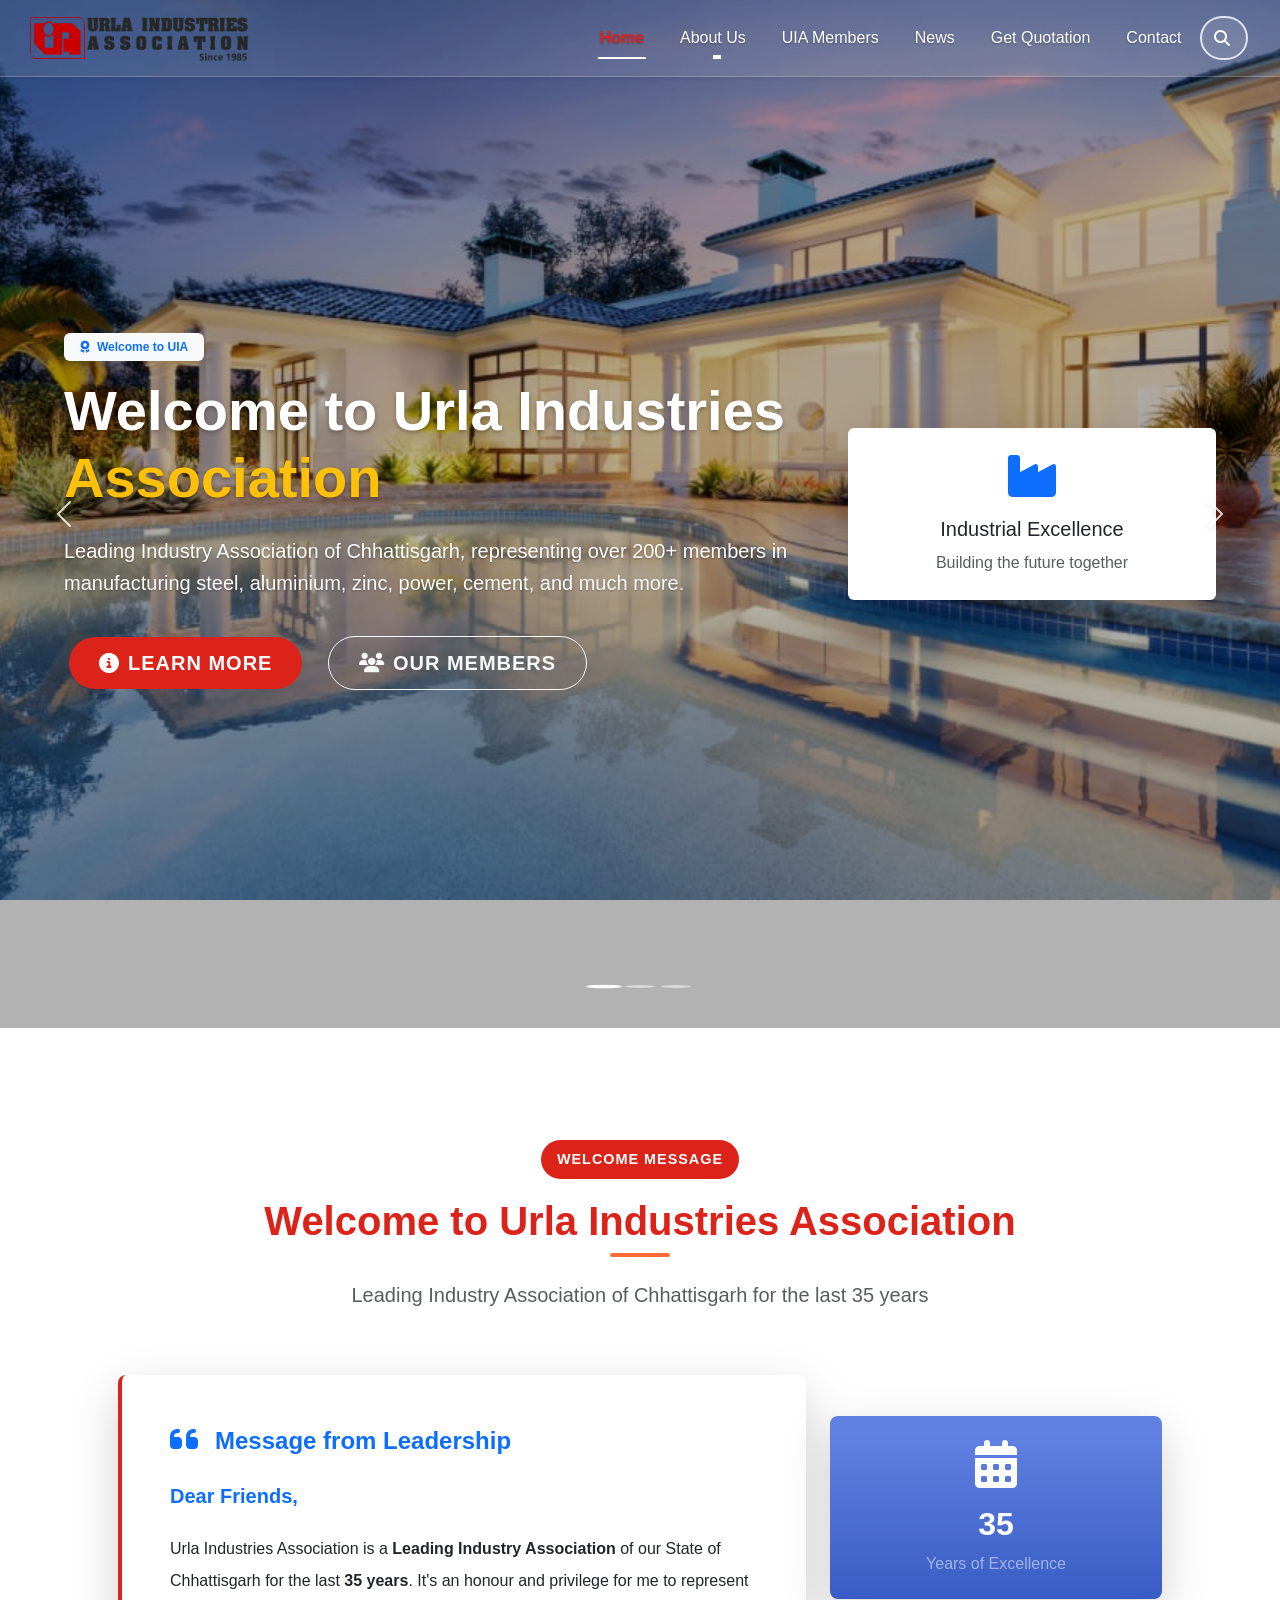
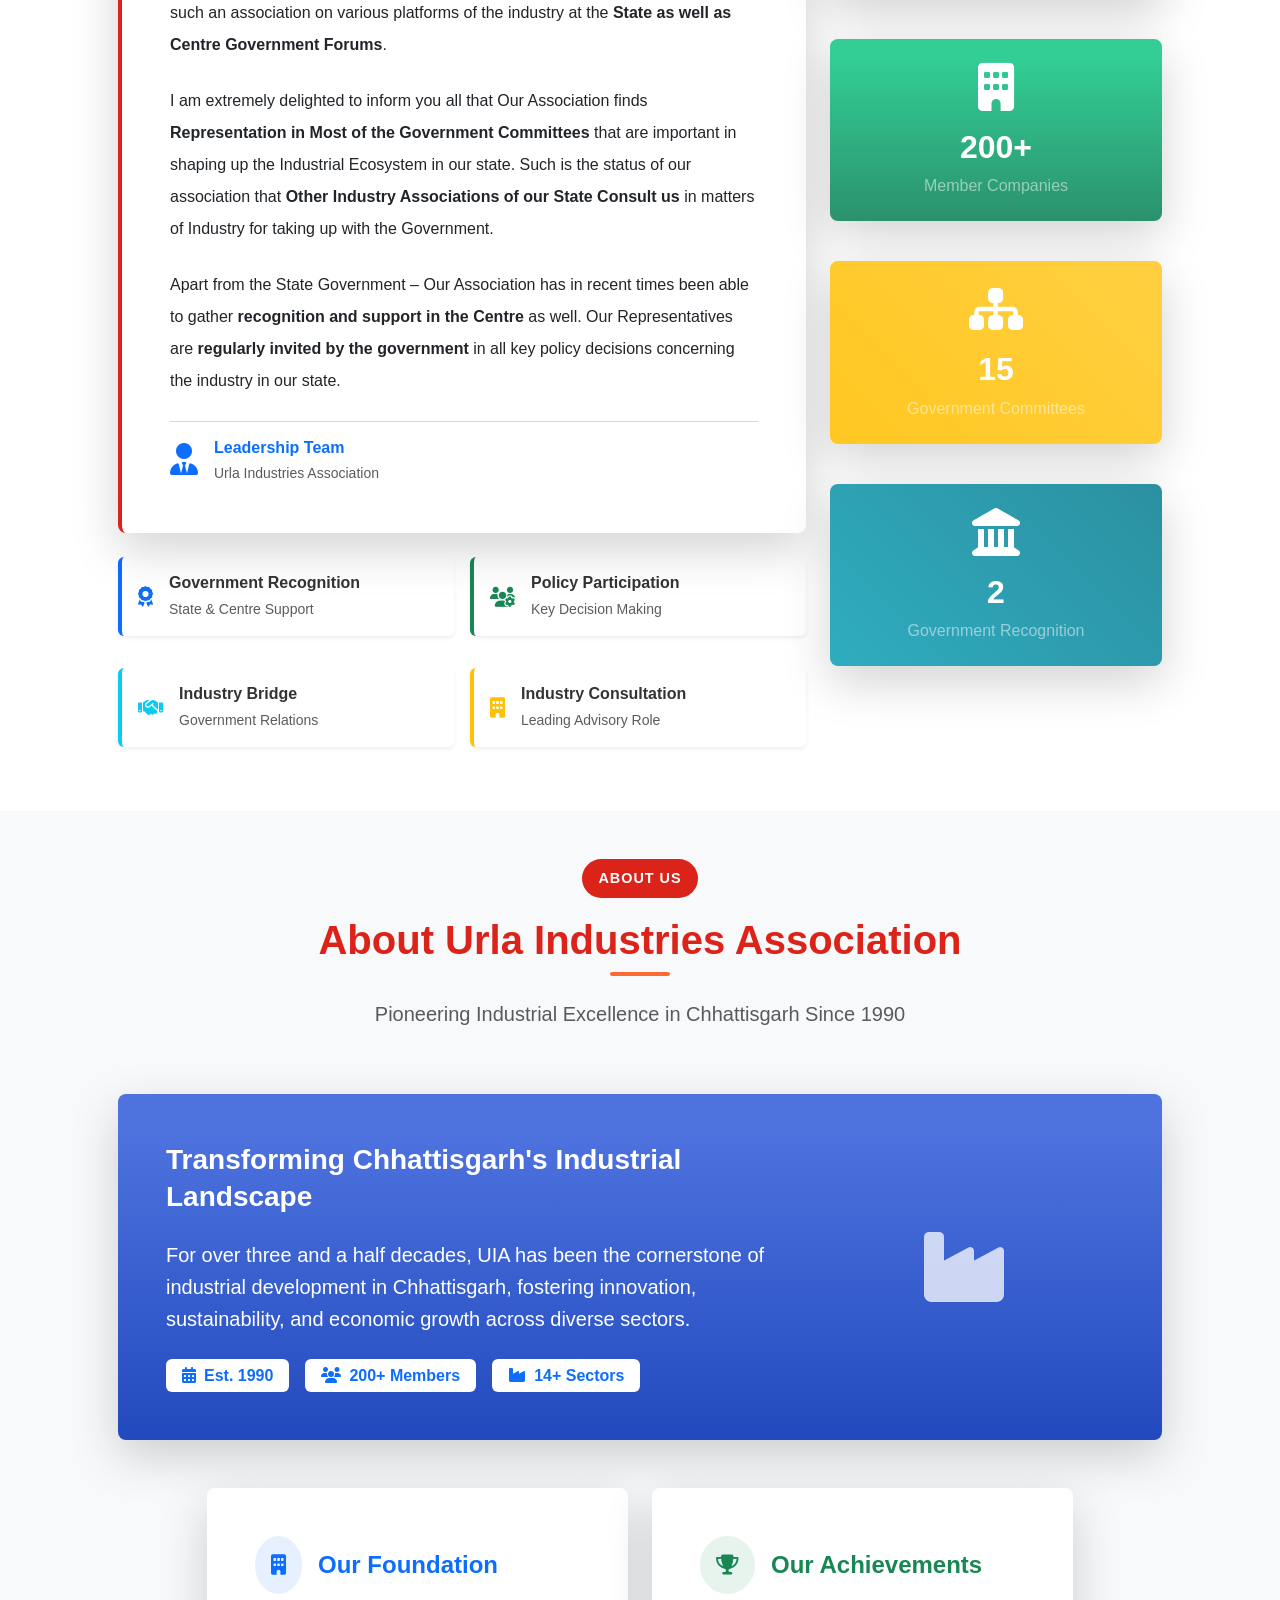
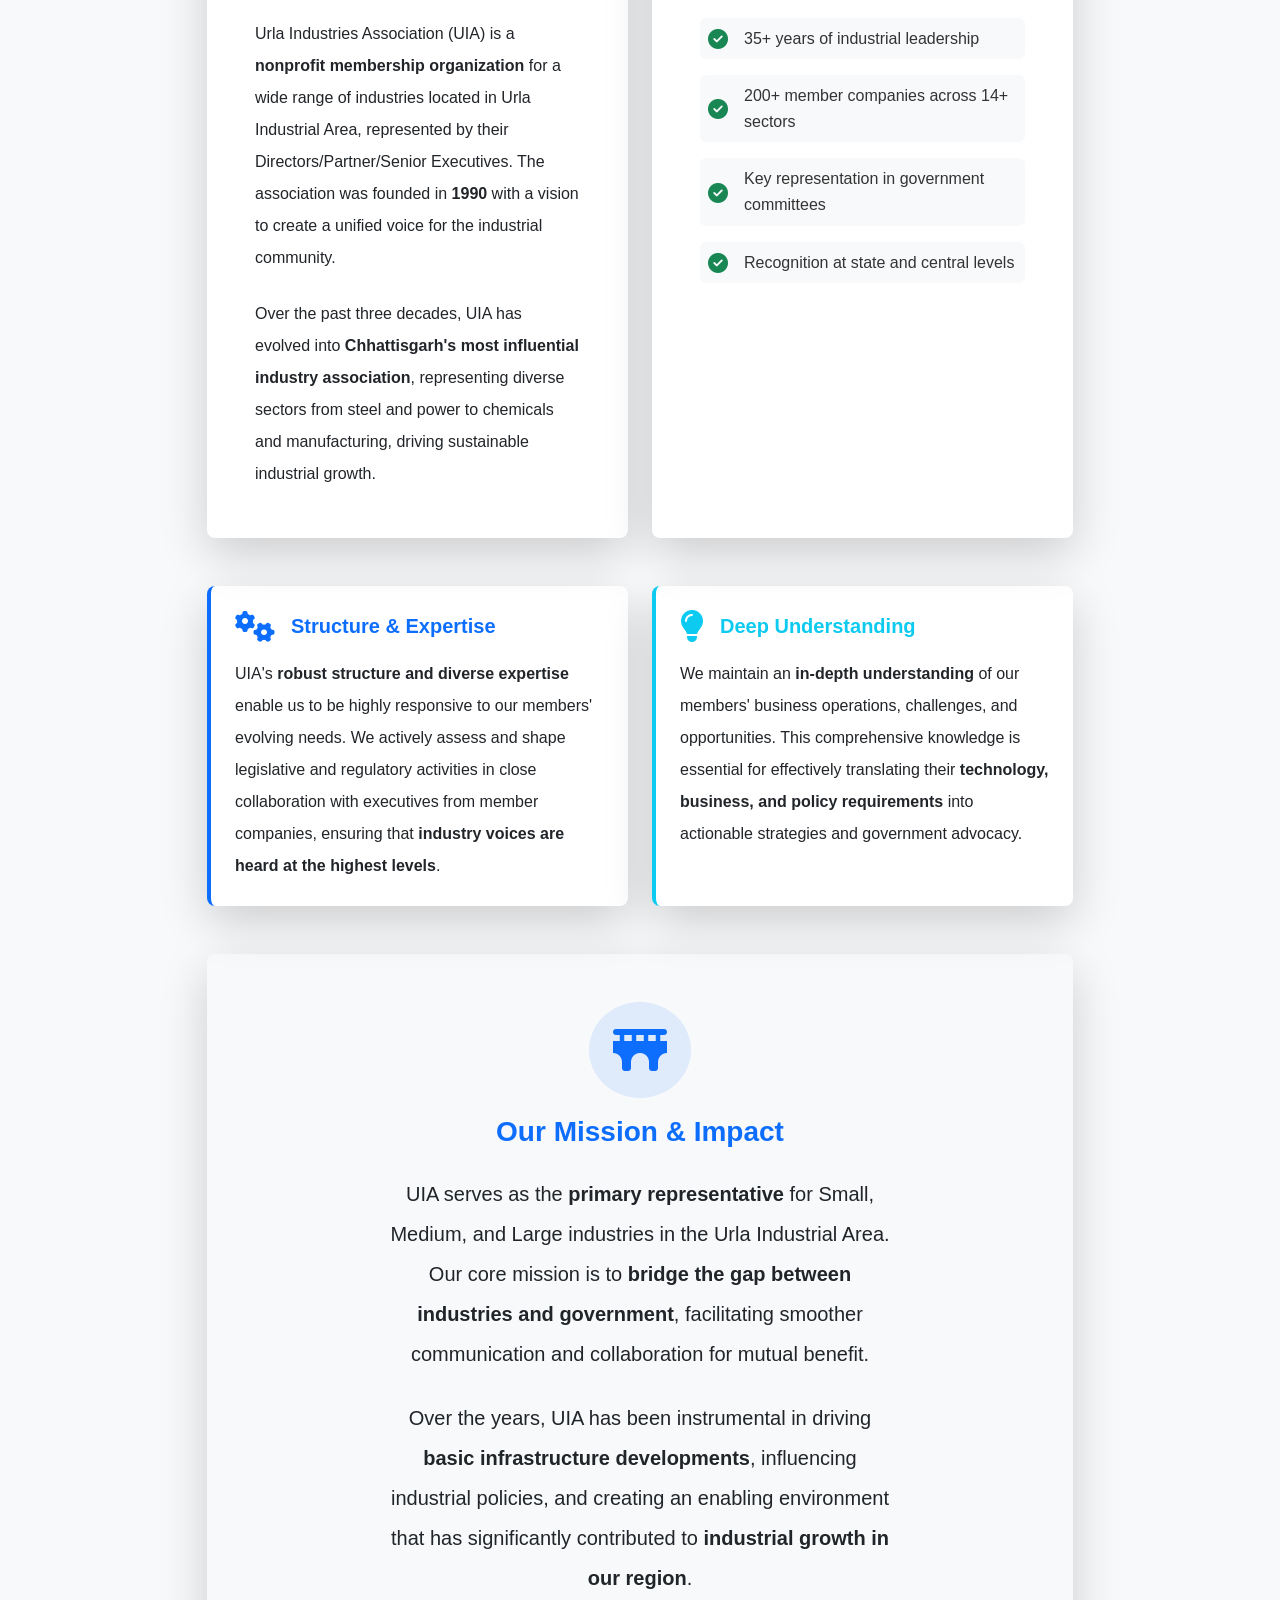
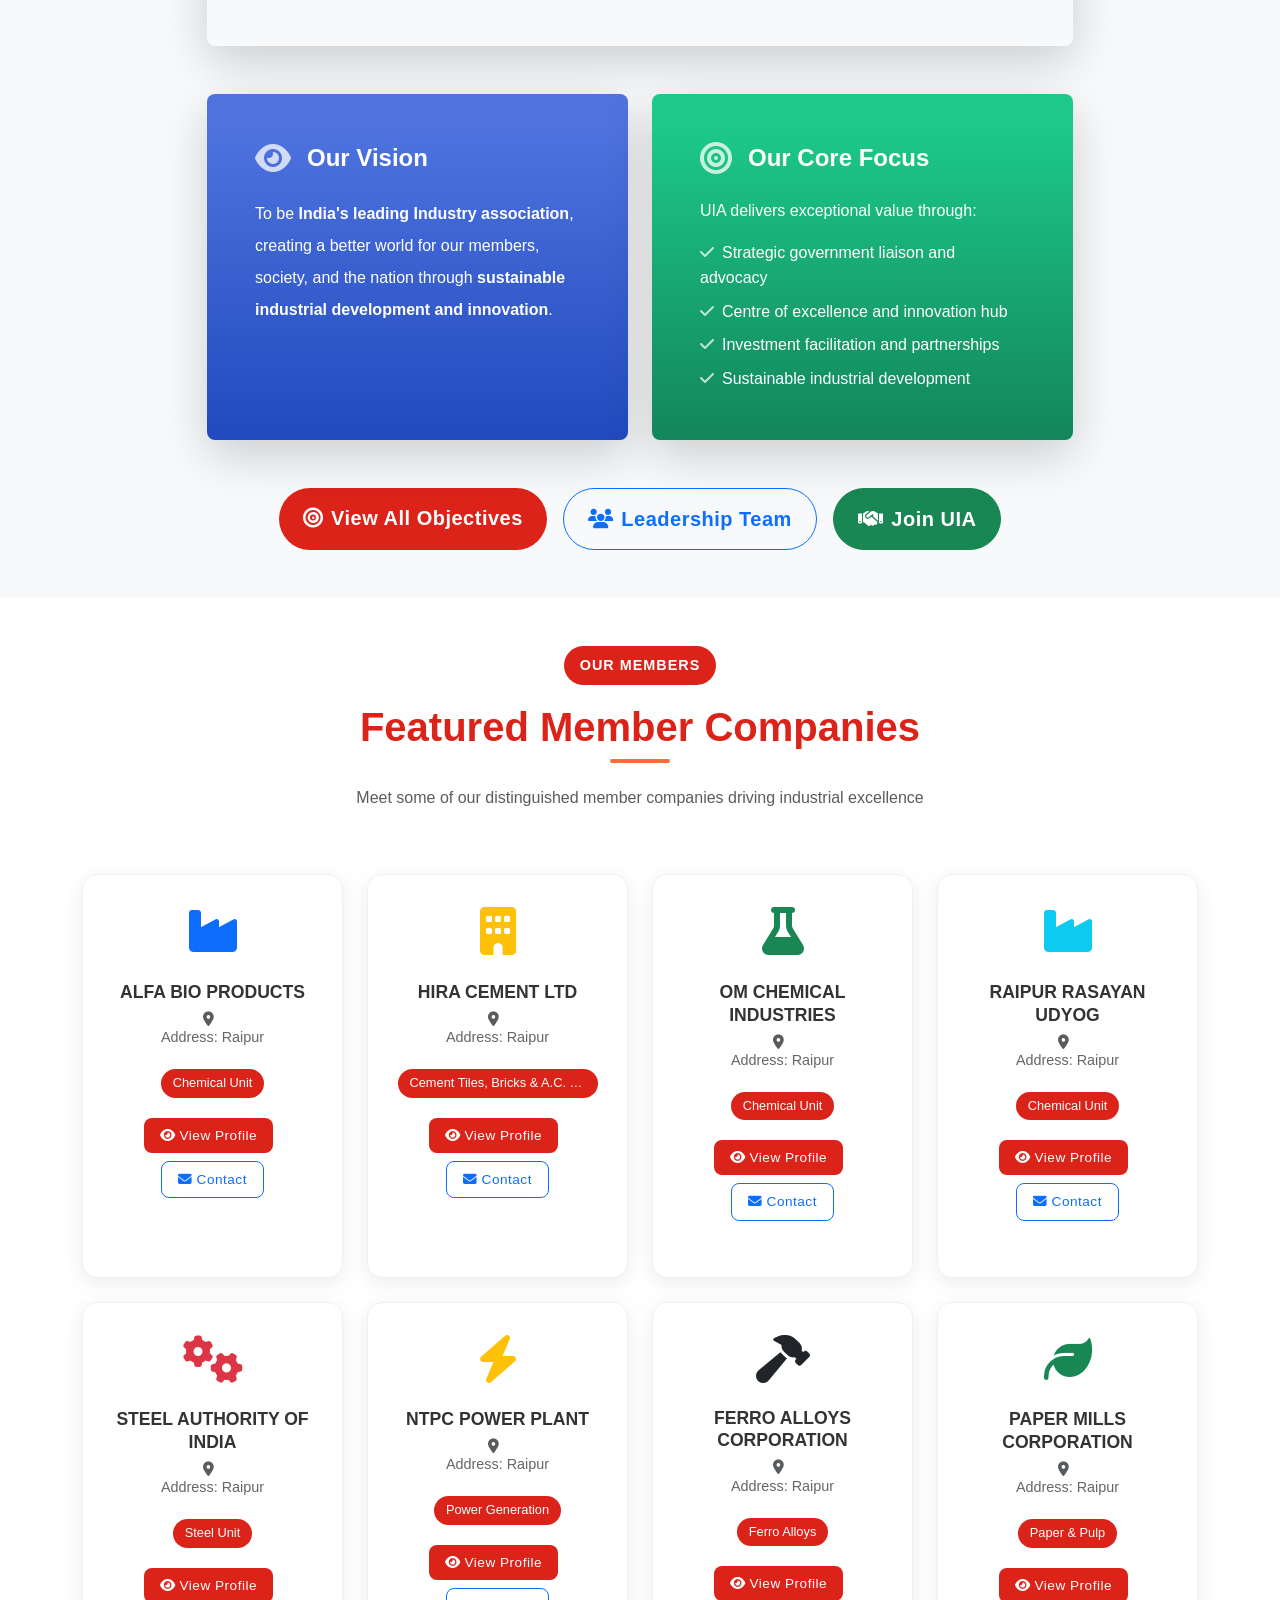
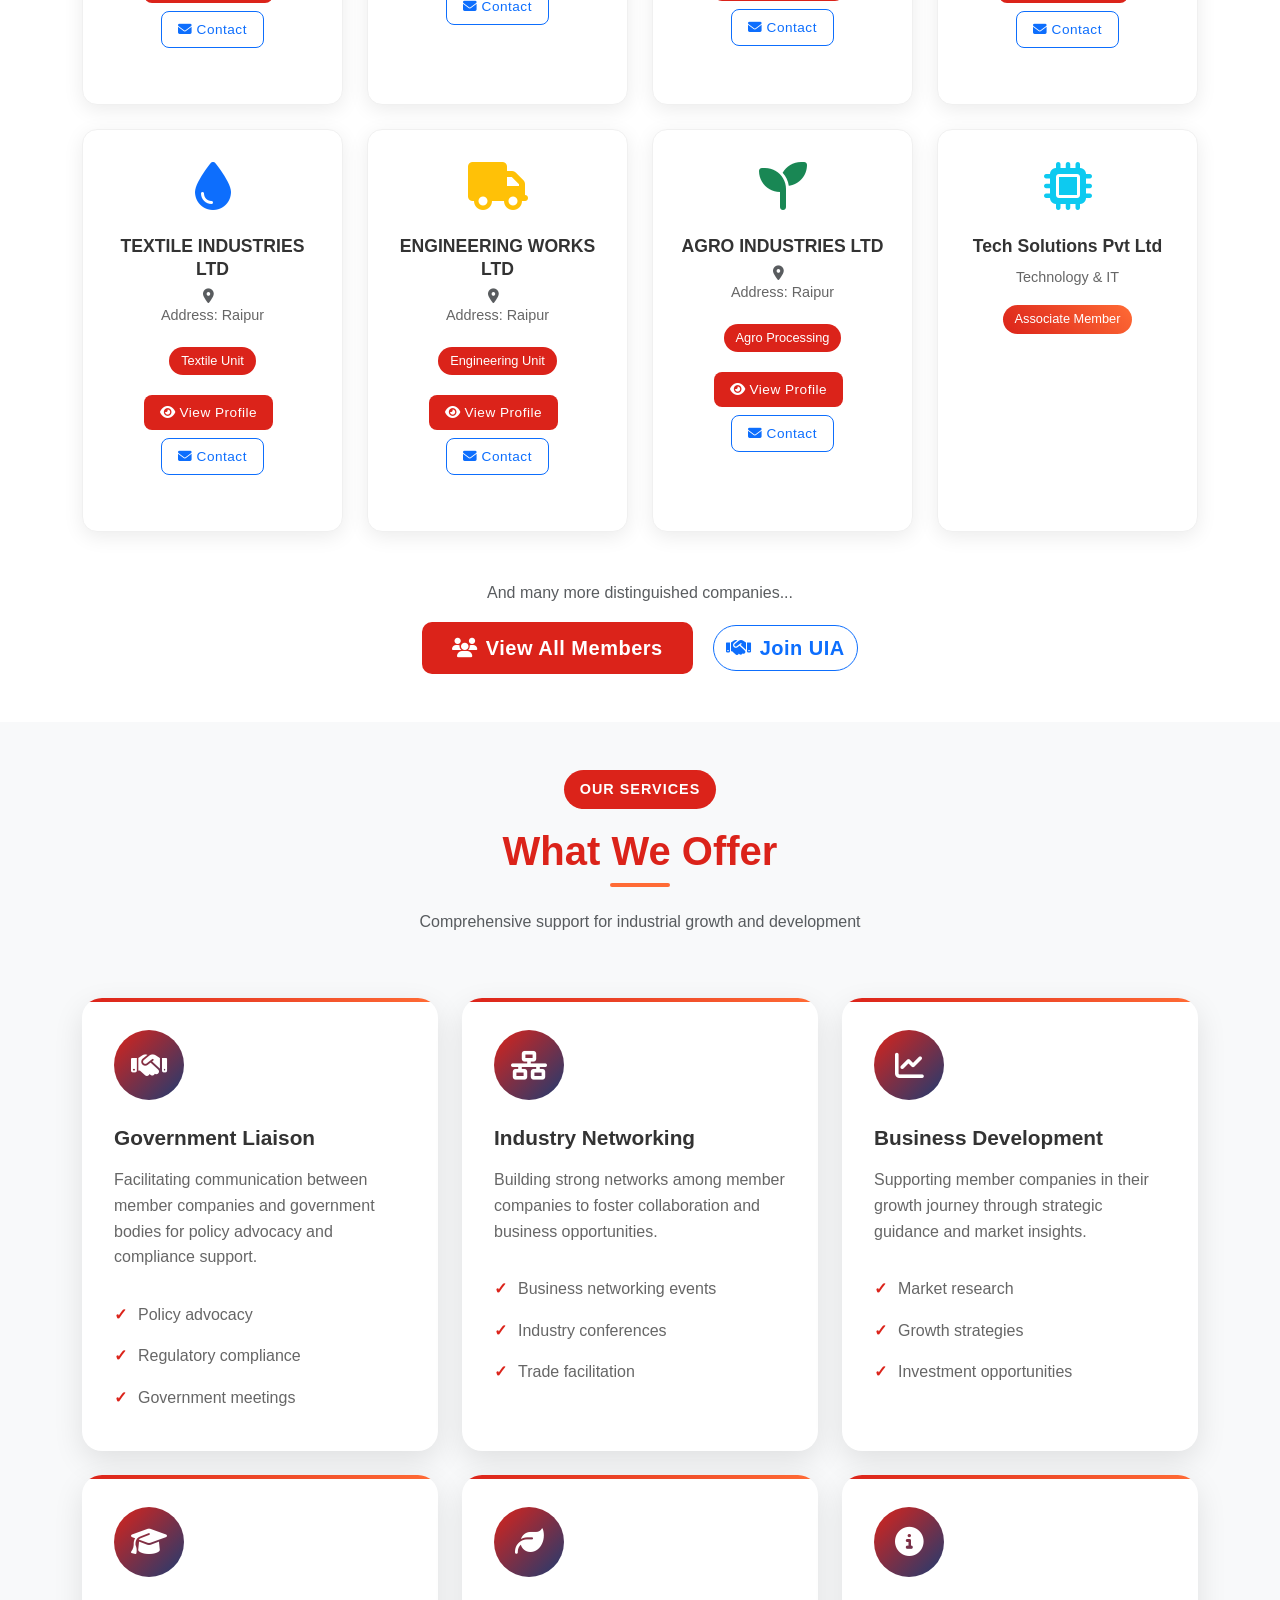
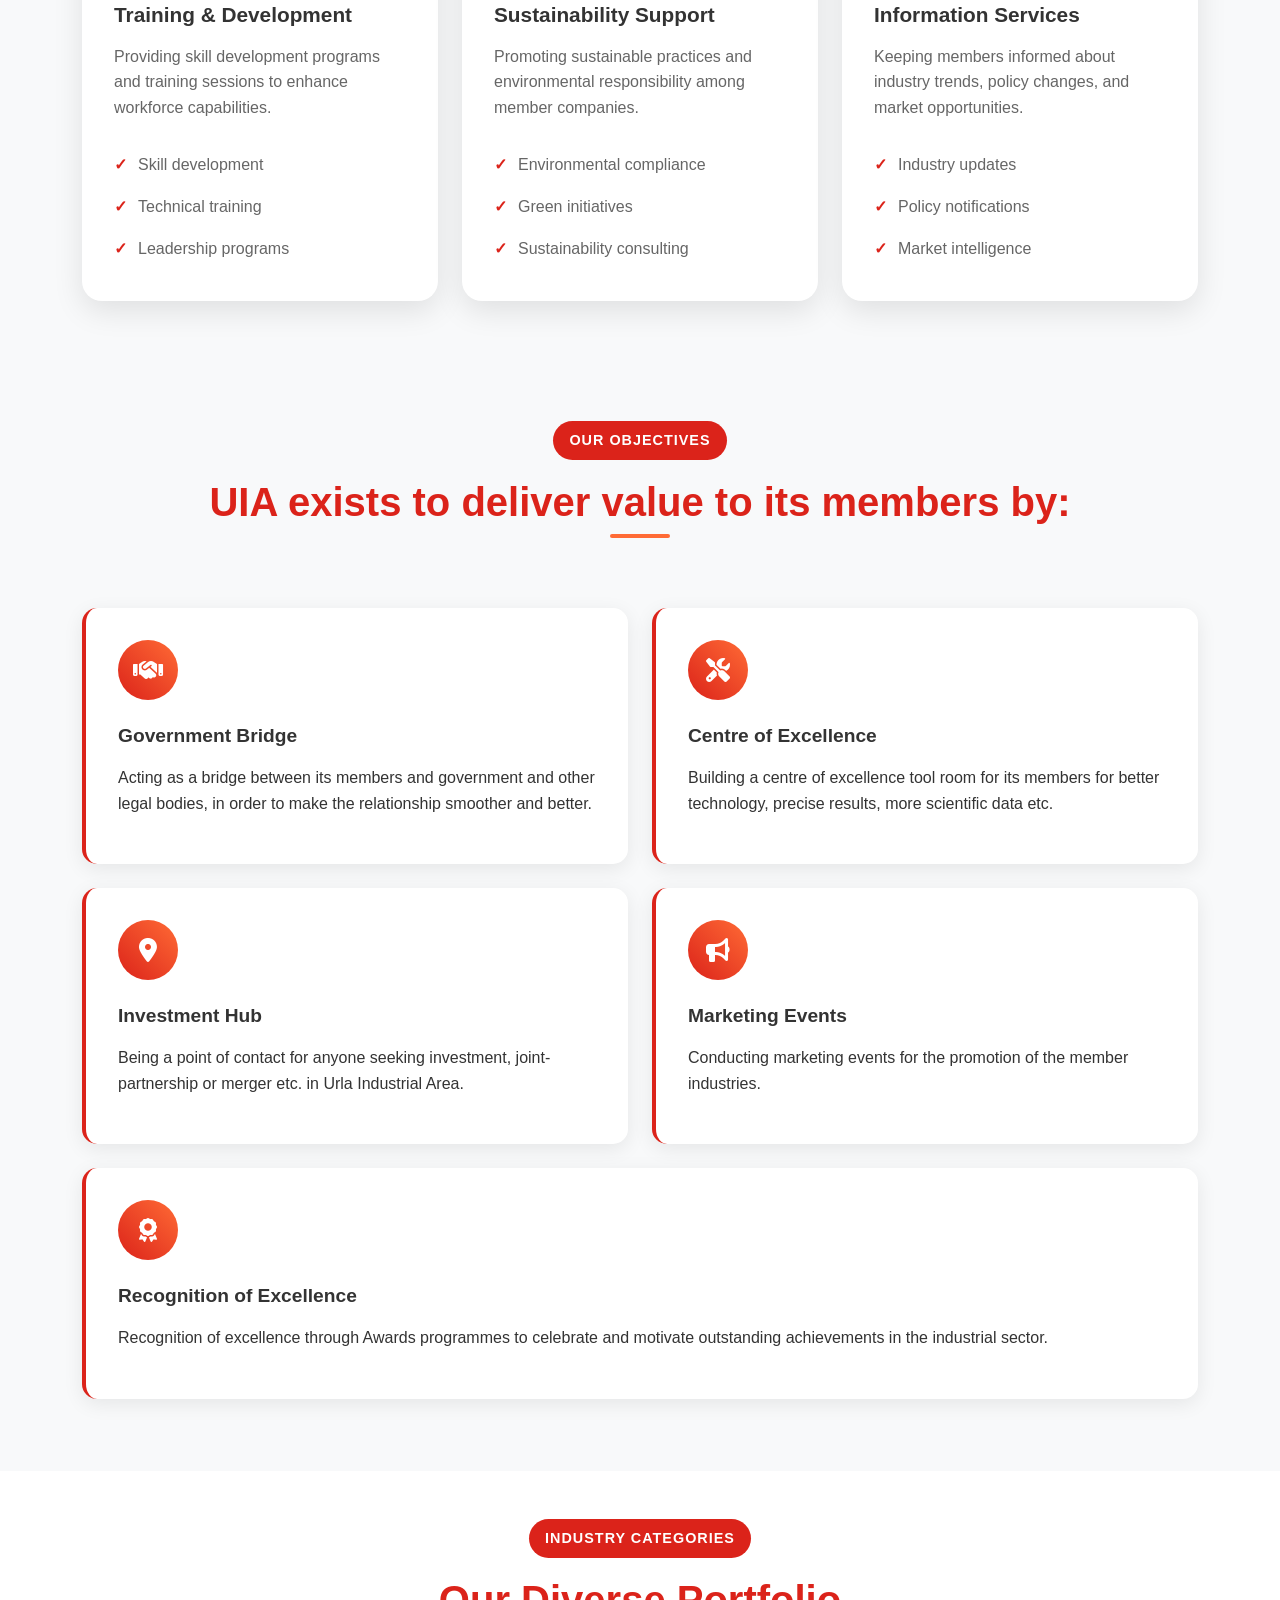
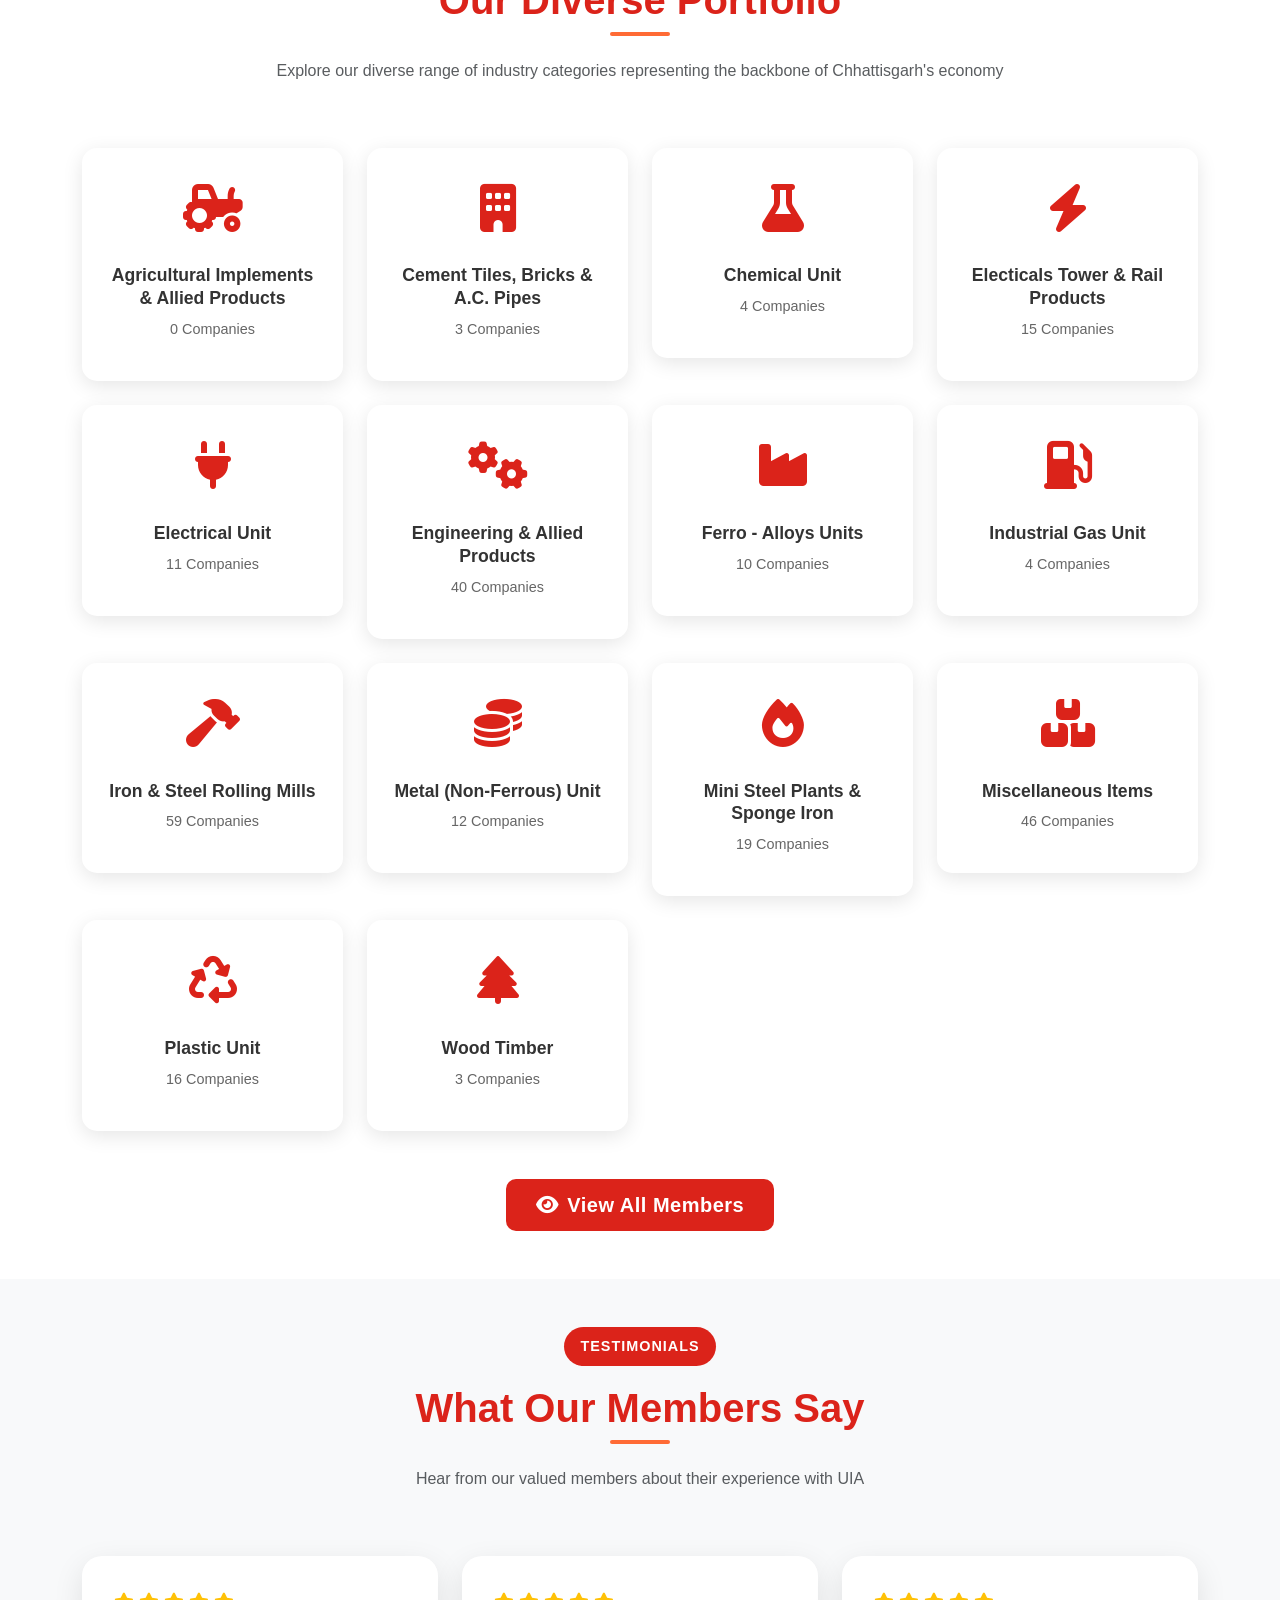
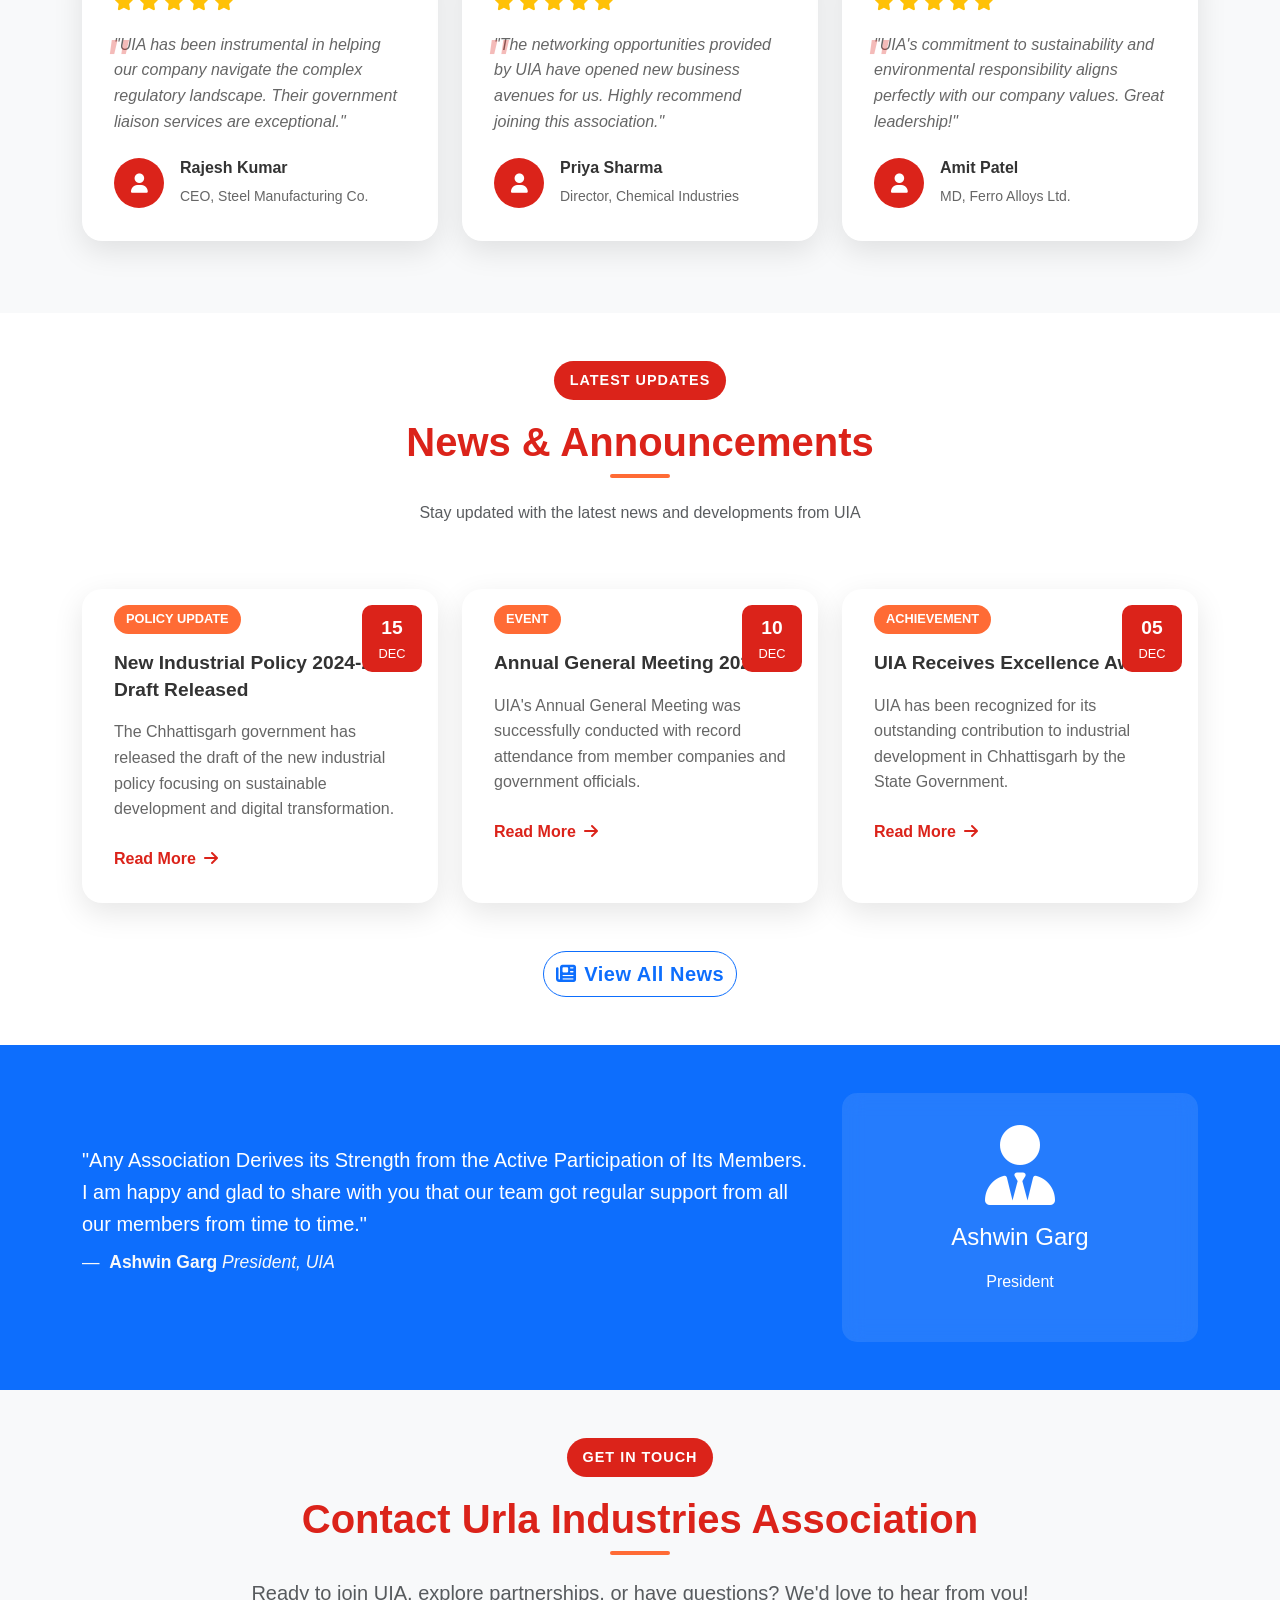
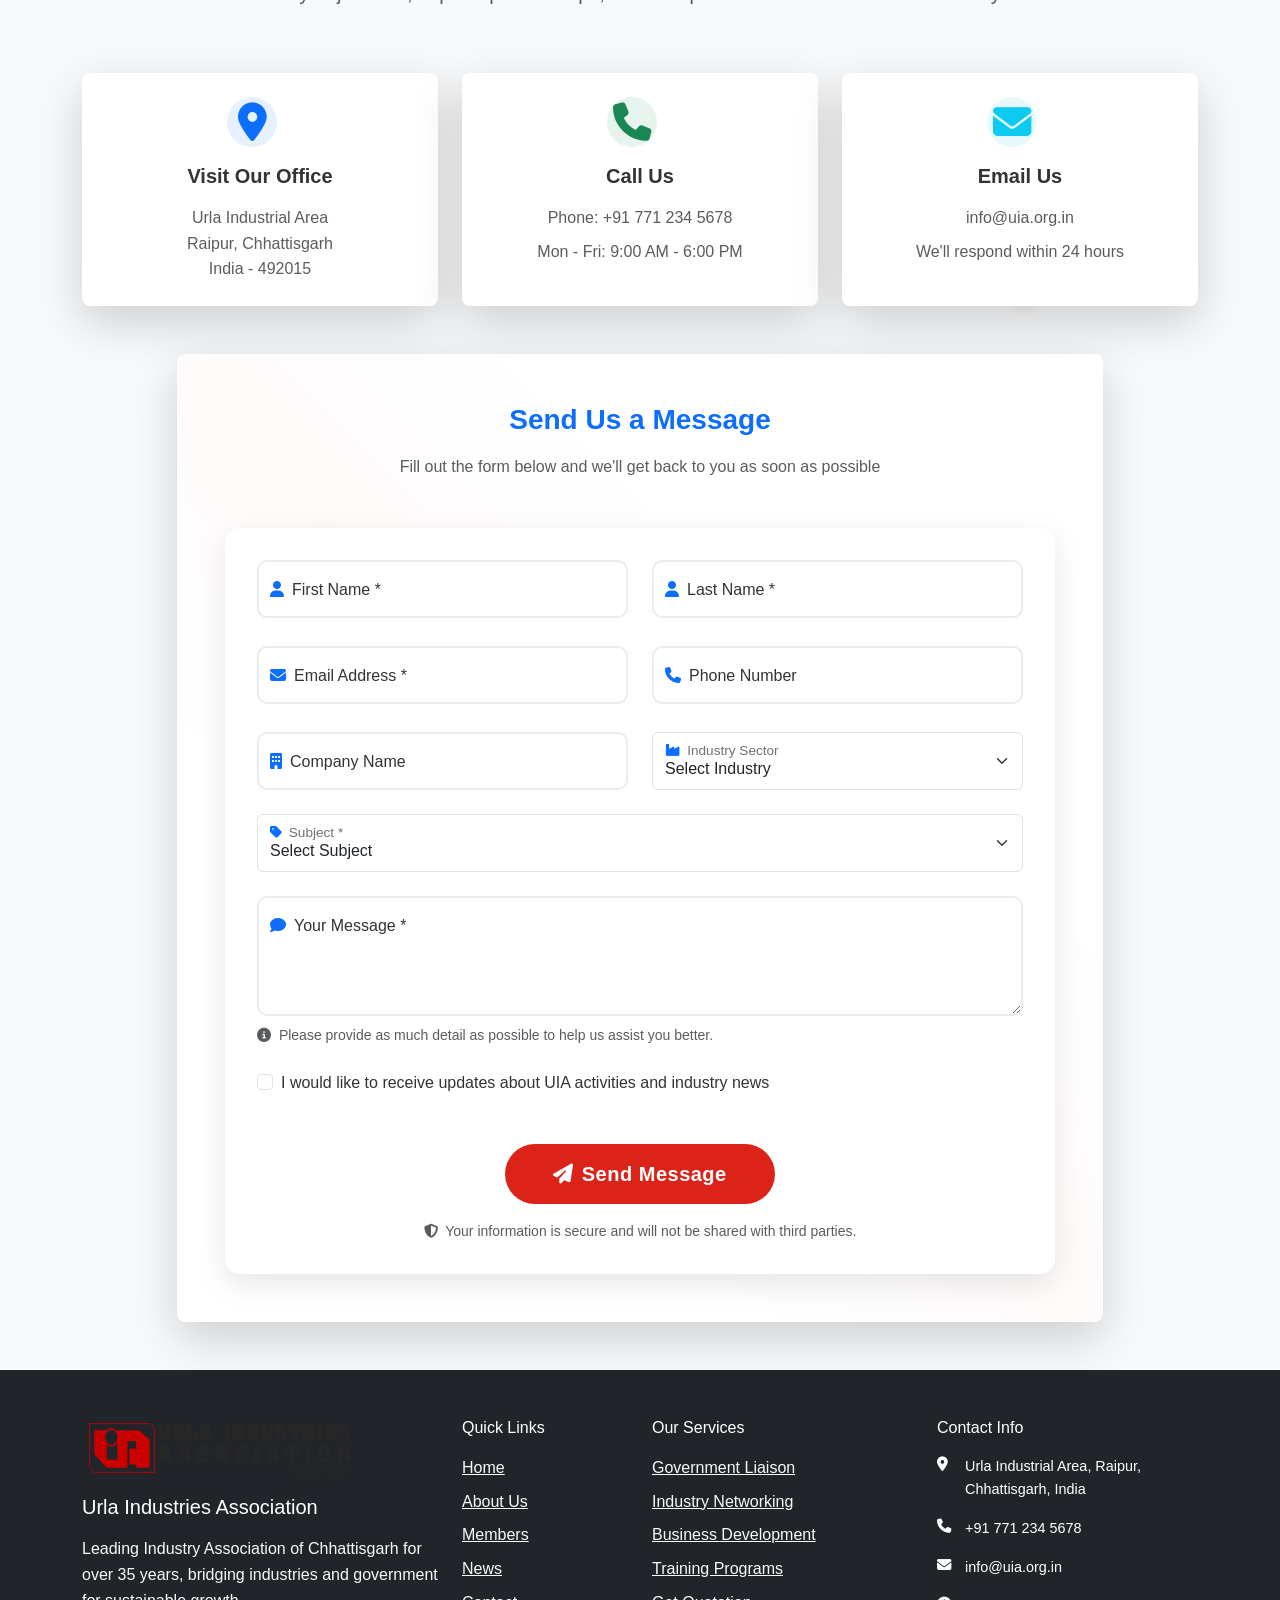
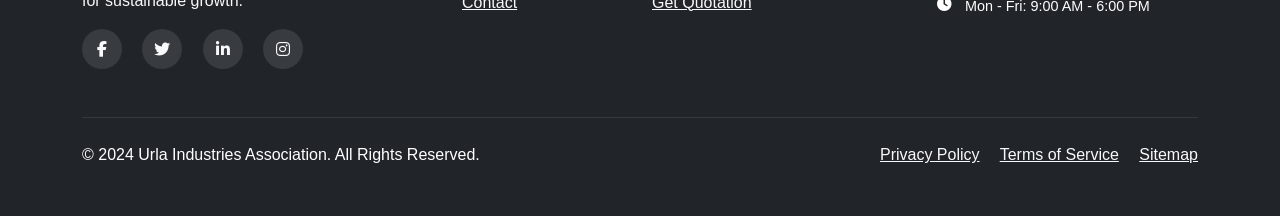
<file: index.html>
<!DOCTYPE html>
<html lang="en">
<head>
    <meta charset="UTF-8">
    <meta name="viewport" content="width=device-width, initial-scale=1.0">
    <title>Urla Industries Association - Leading Industry Association of Chhattisgarh</title>
    
    <!-- Bootstrap CSS -->
    <link href="https://cdn.jsdelivr.net/npm/bootstrap@5.3.0/dist/css/bootstrap.min.css" rel="stylesheet">
    <!-- Font Awesome -->
    <link rel="stylesheet" href="https://cdnjs.cloudflare.com/ajax/libs/font-awesome/6.4.0/css/all.min.css">
    <!-- AOS Animation -->
    <link href="https://unpkg.com/aos@2.3.1/dist/aos.css" rel="stylesheet">
    <!-- Custom CSS -->
    <link rel="stylesheet" href="css/style.css">
</head>
<body>
    <!-- Navigation -->
    <nav class="navbar navbar-expand-lg navbar-light bg-white shadow-sm fixed-top">
        <div class="container-fluid px-3 px-lg-4">
            <a class="navbar-brand" href="index.html">
                <img src="uialogo.png" alt="UIA Logo" class="navbar-logo me-2">
            </a>

            <div class="navbar-actions d-flex align-items-center order-lg-3">
                <button class="btn btn-outline-primary search-btn me-2 d-none d-lg-inline-flex" data-bs-toggle="modal" data-bs-target="#searchModal" aria-label="Search">
                    <i class="fas fa-search"></i>
                    <span class="d-none d-xl-inline ms-1"></span>
                </button>

                <button class="navbar-toggler border-0" type="button" data-bs-toggle="collapse" data-bs-target="#navbarNav" aria-controls="navbarNav" aria-expanded="false" aria-label="Toggle navigation">
                    <span class="navbar-toggler-icon"></span>
                </button>
            </div>

            <div class="collapse navbar-collapse order-lg-2" id="navbarNav">
                <ul class="navbar-nav ms-auto">
                    <li class="nav-item">
                        <a class="nav-link active" href="index.html">
                            <i class="fas fa-home d-lg-none me-2"></i>Home
                        </a>
                    </li>
                    <li class="nav-item dropdown">
                        <a class="nav-link dropdown-toggle" href="#" id="aboutDropdown" role="button" data-bs-toggle="dropdown" aria-expanded="false">
                            <i class="fas fa-info-circle d-lg-none me-2"></i>About Us
                        </a>
                        <ul class="dropdown-menu dropdown-menu-end">
                            <li><a class="dropdown-item" href="about-us.html">
                                <i class="fas fa-info-circle me-2"></i>About UIA
                            </a></li>
                            <li><a class="dropdown-item" href="office-bearers.html">
                                <i class="fas fa-users me-2"></i>Office Bearers
                            </a></li>
                            <li><a class="dropdown-item" href="executive-committee.html">
                                <i class="fas fa-user-tie me-2"></i>Executive Committee
                            </a></li>
                        </ul>
                    </li>
                    <li class="nav-item">
                        <a class="nav-link" href="uia-members.html">
                            <i class="fas fa-building d-lg-none me-2"></i>UIA Members
                        </a>
                    </li>
                    <li class="nav-item">
                        <a class="nav-link" href="news.html">
                            <i class="fas fa-newspaper d-lg-none me-2"></i>News
                        </a>
                    </li>
                    <li class="nav-item">
                        <a class="nav-link" href="get-quotation.html">
                            <i class="fas fa-file-invoice d-lg-none me-2"></i>Get Quotation
                        </a>
                    </li>
                    <li class="nav-item">
                        <a class="nav-link" href="contact.html">
                            <i class="fas fa-envelope d-lg-none me-2"></i>Contact
                        </a>
                    </li>
                    <li class="nav-item d-lg-none">
                        <a class="nav-link" href="#" data-bs-toggle="modal" data-bs-target="#searchModal">
                            <i class="fas fa-search me-2"></i>
                        </a>
                    </li>
                </ul>
            </div>
        </div>
    </nav>

    <!-- Hero Slider Section -->
    <section class="hero-slider">
        <div id="heroCarousel" class="carousel slide" data-bs-ride="carousel" data-bs-interval="5000">
            <div class="carousel-indicators">
                <button type="button" data-bs-target="#heroCarousel" data-bs-slide-to="0" class="active"></button>
                <button type="button" data-bs-target="#heroCarousel" data-bs-slide-to="1"></button>
                <button type="button" data-bs-target="#heroCarousel" data-bs-slide-to="2"></button>
            </div>

            <div class="carousel-inner">
                <!-- Slide 1 -->
                <div class="carousel-item active">
                    <div class="hero-slide" style="background: url('image/AdobeStock_220757323.jpg'); background-size: cover; background-position: center; background-attachment: fixed;">
                        <div class="hero-overlay"></div>
                        <div class="container">
                            <div class="row align-items-center min-vh-100">
                                <div class="col-lg-8" data-aos="fade-up">
                                    <div class="hero-badge mb-3">
                                        <span class="badge bg-light text-primary px-3 py-2">
                                            <i class="fas fa-award me-2"></i>Welcome to UIA
                                        </span>
                                    </div>
                                    <h1 class="display-3 fw-bold text-white mb-4">
                                        Welcome to Urla Industries <span class="text-warning">Association</span>
                                    </h1>
                                    <p class="lead text-white mb-4">
                                        Leading Industry Association of Chhattisgarh, representing over <strong>200+ members</strong> in manufacturing steel, aluminium, zinc, power, cement, and much more.
                                    </p>
                                    <div class="hero-buttons">
                                        <a href="#welcome" class="btn btn-primary btn-lg me-3">
                                            <i class="fas fa-info-circle me-2"></i>Learn More
                                        </a>
                                        <a href="uia-members.html" class="btn btn-outline-light btn-lg">
                                            <i class="fas fa-users me-2"></i>Our Members
                                        </a>
                                    </div>
                                </div>
                                <div class="col-lg-4" data-aos="fade-left">
                                    <div class="hero-image">
                                        <div class="floating-card">
                                            <div class="card bg-white shadow-lg border-0">
                                                <div class="card-body text-center p-4">
                                                    <i class="fas fa-industry fa-3x text-primary mb-3"></i>
                                                    <h5 class="card-title">Industrial Excellence</h5>
                                                    <p class="card-text text-muted">Building the future together</p>
                                                </div>
                                            </div>
                                        </div>
                                    </div>
                                </div>
                            </div>
                        </div>
                    </div>
                </div>

                <!-- Slide 2 -->
                <div class="carousel-item">
                    <div class="hero-slide" style="background:  url('image/istockphoto-1295808919-612x612.jpg'); background-size: cover; background-position: center; background-attachment: fixed;">
                        <div class="hero-overlay"></div>
                        <div class="container">
                            <div class="row align-items-center min-vh-100">
                                <div class="col-lg-8">
                                    <div class="hero-badge mb-3">
                                        <span class="badge bg-light text-primary px-3 py-2">
                                            <i class="fas fa-handshake me-2"></i>35+ Years of Excellence
                                        </span>
                                    </div>
                                    <h1 class="display-3 fw-bold text-white mb-4">
                                        Bridging Industries & <span class="text-warning">Government</span>
                                    </h1>
                                    <p class="lead text-white mb-4">
                                        Founded in 1990, UIA has been the voice of industries in Urla Industrial Area, fostering growth and development through strategic partnerships.
                                    </p>
                                    <div class="hero-buttons">
                                        <a href="#about" class="btn btn-primary btn-lg me-3">
                                            <i class="fas fa-history me-2"></i>Our Journey
                                        </a>
                                        <a href="#services" class="btn btn-outline-light btn-lg">
                                            <i class="fas fa-cogs me-2"></i>Services
                                        </a>
                                    </div>
                                </div>
                                <div class="col-lg-4">
                                    <div class="hero-stats text-center">
                                        <div class="stat-item mb-4">
                                            <h2 class="text-warning mb-0" data-counter="200">200+</h2>
                                            <p class="text-light">Members</p>
                                        </div>
                                        <div class="stat-item mb-4">
                                            <h2 class="text-warning mb-0" data-counter="14">14</h2>
                                            <p class="text-light">Industries</p>
                                        </div>
                                        <div class="stat-item">
                                            <h2 class="text-warning mb-0" data-counter="35">35+</h2>
                                            <p class="text-light">Years</p>
                                        </div>
                                    </div>
                                </div>
                            </div>
                        </div>
                    </div>
                </div>

                <!-- Slide 3 -->
                <div class="carousel-item">
                    <div class="hero-slide" style="background: url('image/pexels-binyaminmellish-186077.jpg'); background-size: cover; background-position: center; background-attachment: fixed;">
                        <div class="hero-overlay"></div>
                        <div class="container">
                            <div class="row align-items-center min-vh-100">
                                <div class="col-lg-8">
                                    <div class="hero-badge mb-3">
                                        <span class="badge bg-light text-primary px-3 py-2">
                                            <i class="fas fa-leaf me-2"></i>Sustainable Future
                                        </span>
                                    </div>
                                    <h1 class="display-3 fw-bold text-white mb-4">
                                        Building a <span class="text-warning">Sustainable</span> Tomorrow
                                    </h1>
                                    <p class="lead text-white mb-4">
                                        Committed to environmental responsibility and sustainable industrial practices for a better future for generations to come.
                                    </p>
                                    <div class="hero-buttons">
                                        <a href="#objectives" class="btn btn-primary btn-lg me-3">
                                            <i class="fas fa-bullseye me-2"></i>Our Vision
                                        </a>
                                        <a href="contact.html" class="btn btn-outline-light btn-lg">
                                            <i class="fas fa-envelope me-2"></i>Contact Us
                                        </a>
                                    </div>
                                </div>
                                <div class="col-lg-4">
                                    <div class="hero-image">
                                        <div class="floating-card">
                                            <div class="card bg-white shadow-lg border-0">
                                                <div class="card-body text-center p-4">
                                                    <i class="fas fa-leaf fa-3x text-success mb-3"></i>
                                                    <h5 class="card-title">Sustainability</h5>
                                                    <p class="card-text text-muted">Green initiatives for tomorrow</p>
                                                </div>
                                            </div>
                                        </div>
                                    </div>
                                </div>
                            </div>
                        </div>
                    </div>
                </div>
            </div>

            <button class="carousel-control-prev" type="button" data-bs-target="#heroCarousel" data-bs-slide="prev">
                <span class="carousel-control-prev-icon"></span>
                <span class="visually-hidden">Previous</span>
            </button>
            <button class="carousel-control-next" type="button" data-bs-target="#heroCarousel" data-bs-slide="next">
                <span class="carousel-control-next-icon"></span>
                <span class="visually-hidden">Next</span>
            </button>
        </div>

        <div class="hero-scroll-indicator">
            <a href="#welcome" class="scroll-down">
                <i class="fas fa-chevron-down"></i>
            </a>
        </div>
    </section>

    <!-- Welcome Section -->
    <section id="welcome" class="py-5">
        <div class="container">
            <div class="row">
                <div class="col-12 text-center mb-5" data-aos="fade-up">
                    <span class="section-badge">Welcome Message</span>
                    <h2 class="section-title">Welcome to Urla Industries Association</h2>
                    <p class="lead text-muted">Leading Industry Association of Chhattisgarh for the last 35 years</p>
                </div>
            </div>
            <div class="row align-items-center">
                <div class="col-lg-8" data-aos="fade-right">
                    <div class="welcome-content">
                        <div class="welcome-card bg-gradient-light p-5 rounded-3 shadow-lg mb-4 position-relative overflow-hidden">
                            <div class="welcome-bg-pattern"></div>
                            <div class="position-relative">
                                <div class="d-flex align-items-center mb-4">
                                    <div class="quote-icon-wrapper me-3">
                                        <i class="fas fa-quote-left fa-2x text-primary"></i>
                                    </div>
                                    <h4 class="text-primary mb-0 fw-bold">Message from Leadership</h4>
                                </div>
                                <h5 class="text-primary mb-4 fw-semibold">Dear Friends,</h5>
                                <div class="welcome-text">
                                    <p class="text-dark mb-4 fs-6 lh-lg">
                                        Urla Industries Association is a <strong>Leading Industry Association</strong> of our State of Chhattisgarh for the last <strong>35 years</strong>. It's an honour and privilege for me to represent such an association on various platforms of the industry at the <strong>State as well as Centre Government Forums</strong>.
                                    </p>
                                    <p class="text-dark mb-4 fs-6 lh-lg">
                                        I am extremely delighted to inform you all that Our Association finds <strong>Representation in Most of the Government Committees</strong> that are important in shaping up the Industrial Ecosystem in our state. Such is the status of our association that <strong>Other Industry Associations of our State Consult us</strong> in matters of Industry for taking up with the Government.
                                    </p>
                                    <p class="text-dark mb-4 fs-6 lh-lg">
                                        Apart from the State Government – Our Association has in recent times been able to gather <strong>recognition and support in the Centre</strong> as well. Our Representatives are <strong>regularly invited by the government</strong> in all key policy decisions concerning the industry in our state.
                                    </p>
                                </div>
                                <div class="signature-section mt-4 pt-3 border-top border-primary border-opacity-25">
                                    <div class="d-flex align-items-center">
                                        <div class="signature-icon me-3">
                                            <i class="fas fa-user-tie fa-2x text-primary"></i>
                                        </div>
                                        <div>
                                            <h6 class="mb-1 text-primary fw-bold">Leadership Team</h6>
                                            <small class="text-muted">Urla Industries Association</small>
                                        </div>
                                    </div>
                                </div>
                            </div>
                        </div>
                        <div class="welcome-features">
                            <div class="row g-3">
                                <div class="col-md-6">
                                    <div class="feature-item p-3 bg-white rounded shadow-sm border-start border-primary border-4">
                                        <div class="d-flex align-items-center">
                                            <i class="fas fa-award text-primary me-3 fa-lg"></i>
                                            <div>
                                                <h6 class="mb-1 fw-semibold">Government Recognition</h6>
                                                <small class="text-muted">State & Centre Support</small>
                                            </div>
                                        </div>
                                    </div>
                                </div>
                                <div class="col-md-6">
                                    <div class="feature-item p-3 bg-white rounded shadow-sm border-start border-success border-4">
                                        <div class="d-flex align-items-center">
                                            <i class="fas fa-users-cog text-success me-3 fa-lg"></i>
                                            <div>
                                                <h6 class="mb-1 fw-semibold">Policy Participation</h6>
                                                <small class="text-muted">Key Decision Making</small>
                                            </div>
                                        </div>
                                    </div>
                                </div>
                                <div class="col-md-6">
                                    <div class="feature-item p-3 bg-white rounded shadow-sm border-start border-info border-4">
                                        <div class="d-flex align-items-center">
                                            <i class="fas fa-handshake text-info me-3 fa-lg"></i>
                                            <div>
                                                <h6 class="mb-1 fw-semibold">Industry Bridge</h6>
                                                <small class="text-muted">Government Relations</small>
                                            </div>
                                        </div>
                                    </div>
                                </div>
                                <div class="col-md-6">
                                    <div class="feature-item p-3 bg-white rounded shadow-sm border-start border-warning border-4">
                                        <div class="d-flex align-items-center">
                                            <i class="fas fa-building text-warning me-3 fa-lg"></i>
                                            <div>
                                                <h6 class="mb-1 fw-semibold">Industry Consultation</h6>
                                                <small class="text-muted">Leading Advisory Role</small>
                                            </div>
                                        </div>
                                    </div>
                                </div>
                            </div>
                        </div>
                    </div>
                </div>
                <div class="col-lg-4" data-aos="fade-left">
                    <div class="welcome-stats">
                        <div class="row g-3">
                            <div class="col-12">
                                <div class="stat-card text-center p-4 bg-gradient-primary text-white rounded-3 shadow-lg position-relative overflow-hidden">
                                    <div class="stat-bg-pattern"></div>
                                    <div class="position-relative">
                                        <i class="fas fa-calendar-alt fa-3x mb-3 opacity-75"></i>
                                        <h2 class="mb-2 fw-bold" data-counter="35">35+</h2>
                                        <h6 class="mb-0 text-white-50">Years of Excellence</h6>
                                    </div>
                                </div>
                            </div>
                            <div class="col-12">
                                <div class="stat-card text-center p-4 bg-gradient-success text-white rounded-3 shadow-lg position-relative overflow-hidden">
                                    <div class="stat-bg-pattern"></div>
                                    <div class="position-relative">
                                        <i class="fas fa-building fa-3x mb-3 opacity-75"></i>
                                        <h2 class="mb-2 fw-bold" data-counter="200">200+</h2>
                                        <h6 class="mb-0 text-white-50">Member Companies</h6>
                                    </div>
                                </div>
                            </div>
                            <div class="col-12">
                                <div class="stat-card text-center p-4 bg-gradient-warning text-white rounded-3 shadow-lg position-relative overflow-hidden">
                                    <div class="stat-bg-pattern"></div>
                                    <div class="position-relative">
                                        <i class="fas fa-sitemap fa-3x mb-3 opacity-75"></i>
                                        <h2 class="mb-2 fw-bold" data-counter="15">15+</h2>
                                        <h6 class="mb-0 text-white-50">Government Committees</h6>
                                    </div>
                                </div>
                            </div>
                            <div class="col-12">
                                <div class="stat-card text-center p-4 bg-gradient-info text-white rounded-3 shadow-lg position-relative overflow-hidden">
                                    <div class="stat-bg-pattern"></div>
                                    <div class="position-relative">
                                        <i class="fas fa-landmark fa-3x mb-3 opacity-75"></i>
                                        <h2 class="mb-2 fw-bold" data-counter="2">State & Centre</h2>
                                        <h6 class="mb-0 text-white-50">Government Recognition</h6>
                                    </div>
                                </div>
                            </div>
                        </div>
                    </div>
                </div>
            </div>
        </div>
    </section>

    <!-- About Us Section -->
    <section id="about" class="py-5 bg-light">
        <div class="container">
            <div class="row">
                <div class="col-12 text-center mb-5" data-aos="fade-up">
                    <span class="section-badge">About Us</span>
                    <h2 class="section-title">About Urla Industries Association</h2>
                    <p class="lead text-muted">Pioneering Industrial Excellence in Chhattisgarh Since 1990</p>
                </div>
            </div>

            <!-- Hero About Section -->
            <div class="row mb-5">
                <div class="col-lg-12" data-aos="fade-up">
                    <div class="about-hero bg-gradient-primary text-white p-5 rounded-3 shadow-lg position-relative overflow-hidden">
                        <div class="about-hero-pattern"></div>
                        <div class="position-relative">
                            <div class="row align-items-center">
                                <div class="col-lg-8">
                                    <h3 class="mb-4 fw-bold">Transforming Chhattisgarh's Industrial Landscape</h3>
                                    <p class="lead mb-4 opacity-90">
                                        For over three and a half decades, UIA has been the cornerstone of industrial development in Chhattisgarh, fostering innovation, sustainability, and economic growth across diverse sectors.
                                    </p>
                                    <div class="d-flex flex-wrap gap-3">
                                        <div class="badge bg-white text-primary px-3 py-2 fs-6">
                                            <i class="fas fa-calendar-alt me-2"></i>Est. 1990
                                        </div>
                                        <div class="badge bg-white text-primary px-3 py-2 fs-6">
                                            <i class="fas fa-users me-2"></i>200+ Members
                                        </div>
                                        <div class="badge bg-white text-primary px-3 py-2 fs-6">
                                            <i class="fas fa-industry me-2"></i>14+ Sectors
                                        </div>
                                    </div>
                                </div>
                                <div class="col-lg-4 text-center">
                                    <div class="about-hero-icon">
                                        <i class="fas fa-industry fa-5x opacity-75"></i>
                                    </div>
                                </div>
                            </div>
                        </div>
                    </div>
                </div>
            </div>

            <div class="row">
                <div class="col-lg-10 mx-auto" data-aos="fade-up">
                    <div class="about-content">
                        <div class="row mb-5 g-4">
                            <div class="col-lg-6">
                                <div class="about-intro bg-white p-5 rounded-3 shadow-lg h-100 border-0 position-relative overflow-hidden">
                                    <div class="about-card-pattern"></div>
                                    <div class="position-relative">
                                        <div class="d-flex align-items-center mb-4">
                                            <div class="icon-wrapper bg-primary bg-opacity-10 p-3 rounded-circle me-3">
                                                <i class="fas fa-building text-primary fa-lg"></i>
                                            </div>
                                            <h4 class="text-primary mb-0 fw-bold">Our Foundation</h4>
                                        </div>
                                        <p class="text-dark mb-4 lh-lg">
                                            Urla Industries Association (UIA) is a <strong>nonprofit membership organization</strong> for a wide range of industries located in Urla Industrial Area, represented by their Directors/Partner/Senior Executives. The association was founded in <strong>1990</strong> with a vision to create a unified voice for the industrial community.
                                        </p>
                                        <p class="text-dark mb-0 lh-lg">
                                            Over the past three decades, UIA has evolved into <strong>Chhattisgarh's most influential industry association</strong>, representing diverse sectors from steel and power to chemicals and manufacturing, driving sustainable industrial growth.
                                        </p>
                                    </div>
                                </div>
                            </div>
                            <div class="col-lg-6">
                                <div class="about-achievements bg-white p-5 rounded-3 shadow-lg h-100 border-0 position-relative overflow-hidden">
                                    <div class="about-card-pattern"></div>
                                    <div class="position-relative">
                                        <div class="d-flex align-items-center mb-4">
                                            <div class="icon-wrapper bg-success bg-opacity-10 p-3 rounded-circle me-3">
                                                <i class="fas fa-trophy text-success fa-lg"></i>
                                            </div>
                                            <h4 class="text-success mb-0 fw-bold">Our Achievements</h4>
                                        </div>
                                        <div class="achievement-list">
                                            <div class="achievement-item d-flex align-items-center mb-3 p-2 bg-light rounded">
                                                <i class="fas fa-check-circle text-success me-3 fa-lg"></i>
                                                <span class="fw-medium">35+ years of industrial leadership</span>
                                            </div>
                                            <div class="achievement-item d-flex align-items-center mb-3 p-2 bg-light rounded">
                                                <i class="fas fa-check-circle text-success me-3 fa-lg"></i>
                                                <span class="fw-medium">200+ member companies across 14+ sectors</span>
                                            </div>
                                            <div class="achievement-item d-flex align-items-center mb-3 p-2 bg-light rounded">
                                                <i class="fas fa-check-circle text-success me-3 fa-lg"></i>
                                                <span class="fw-medium">Key representation in government committees</span>
                                            </div>
                                            <div class="achievement-item d-flex align-items-center mb-0 p-2 bg-light rounded">
                                                <i class="fas fa-check-circle text-success me-3 fa-lg"></i>
                                                <span class="fw-medium">Recognition at state and central levels</span>
                                            </div>
                                        </div>
                                    </div>
                                </div>
                            </div>
                        </div>

                        <!-- Enhanced About Points -->
                        <div class="row mb-5 g-4">
                            <div class="col-md-6">
                                <div class="about-point bg-white p-4 rounded-3 shadow-lg h-100 border-start border-primary border-4">
                                    <div class="d-flex align-items-center mb-3">
                                        <i class="fas fa-cogs text-primary me-3 fa-2x"></i>
                                        <h5 class="mb-0 fw-bold text-primary">Structure & Expertise</h5>
                                    </div>
                                    <p class="text-dark lh-lg mb-0">
                                        UIA's <strong>robust structure and diverse expertise</strong> enable us to be highly responsive to our members' evolving needs. We actively assess and shape legislative and regulatory activities in close collaboration with executives from member companies, ensuring that <strong>industry voices are heard at the highest levels</strong>.
                                    </p>
                                </div>
                            </div>
                            <div class="col-md-6">
                                <div class="about-point bg-white p-4 rounded-3 shadow-lg h-100 border-start border-info border-4">
                                    <div class="d-flex align-items-center mb-3">
                                        <i class="fas fa-lightbulb text-info me-3 fa-2x"></i>
                                        <h5 class="mb-0 fw-bold text-info">Deep Understanding</h5>
                                    </div>
                                    <p class="text-dark lh-lg mb-0">
                                        We maintain an <strong>in-depth understanding</strong> of our members' business operations, challenges, and opportunities. This comprehensive knowledge is essential for effectively translating their <strong>technology, business, and policy requirements</strong> into actionable strategies and government advocacy.
                                    </p>
                                </div>
                            </div>
                        </div>

                        <!-- Mission & Impact -->
                        <div class="about-mission bg-gradient-light p-5 rounded-3 shadow-lg mb-5 position-relative overflow-hidden">
                            <div class="mission-bg-pattern"></div>
                            <div class="position-relative">
                                <div class="text-center mb-4">
                                    <div class="icon-wrapper bg-primary bg-opacity-10 p-4 rounded-circle d-inline-flex">
                                        <i class="fas fa-bridge text-primary fa-3x"></i>
                                    </div>
                                    <h3 class="text-primary mt-3 fw-bold">Our Mission & Impact</h3>
                                </div>
                                <div class="row">
                                    <div class="col-lg-8 mx-auto">
                                        <p class="text-dark mb-4 fs-5 lh-lg text-center">
                                            UIA serves as the <strong>primary representative</strong> for Small, Medium, and Large industries in the Urla Industrial Area. Our core mission is to <strong>bridge the gap between industries and government</strong>, facilitating smoother communication and collaboration for mutual benefit.
                                        </p>
                                        <p class="text-dark mb-0 fs-5 lh-lg text-center">
                                            Over the years, UIA has been instrumental in driving <strong>basic infrastructure developments</strong>, influencing industrial policies, and creating an enabling environment that has significantly contributed to <strong>industrial growth in our region</strong>.
                                        </p>
                                    </div>
                                </div>
                            </div>
                        </div>

                        <!-- Vision & Core Focus -->
                        <div class="row g-4 mb-5">
                            <div class="col-md-6">
                                <div class="vision-card bg-gradient-primary text-white p-5 rounded-3 shadow-lg h-100 position-relative overflow-hidden">
                                    <div class="vision-bg-pattern"></div>
                                    <div class="position-relative">
                                        <div class="d-flex align-items-center mb-4">
                                            <i class="fas fa-eye me-3 fa-2x opacity-75"></i>
                                            <h4 class="mb-0 fw-bold">Our Vision</h4>
                                        </div>
                                        <p class="mb-0 fs-6 lh-lg opacity-90">
                                            To be <strong>India's leading Industry association</strong>, creating a better world for our members, society, and the nation through <strong>sustainable industrial development and innovation</strong>.
                                        </p>
                                    </div>
                                </div>
                            </div>
                            <div class="col-md-6">
                                <div class="objectives-preview bg-gradient-success text-white p-5 rounded-3 shadow-lg h-100 position-relative overflow-hidden">
                                    <div class="objectives-bg-pattern"></div>
                                    <div class="position-relative">
                                        <div class="d-flex align-items-center mb-4">
                                            <i class="fas fa-bullseye me-3 fa-2x opacity-75"></i>
                                            <h4 class="mb-0 fw-bold">Our Core Focus</h4>
                                        </div>
                                        <p class="mb-3 opacity-90">UIA delivers exceptional value through:</p>
                                        <ul class="list-unstyled mb-0">
                                            <li class="mb-2"><i class="fas fa-check me-2 opacity-75"></i>Strategic government liaison and advocacy</li>
                                            <li class="mb-2"><i class="fas fa-check me-2 opacity-75"></i>Centre of excellence and innovation hub</li>
                                            <li class="mb-2"><i class="fas fa-check me-2 opacity-75"></i>Investment facilitation and partnerships</li>
                                            <li class="mb-0"><i class="fas fa-check me-2 opacity-75"></i>Sustainable industrial development</li>
                                        </ul>
                                    </div>
                                </div>
                            </div>
                        </div>

                        <!-- Call to Action -->
                        <div class="text-center">
                            <div class="d-flex flex-wrap justify-content-center gap-3">
                                <a href="#objectives" class="btn btn-primary btn-lg px-4 py-3 rounded-pill">
                                    <i class="fas fa-bullseye me-2"></i>View All Objectives
                                </a>
                                <a href="office-bearers.html" class="btn btn-outline-primary btn-lg px-4 py-3 rounded-pill">
                                    <i class="fas fa-users me-2"></i>Leadership Team
                                </a>
                                <a href="#contact-form" class="btn btn-success btn-lg px-4 py-3 rounded-pill">
                                    <i class="fas fa-handshake me-2"></i>Join UIA
                                </a>
                            </div>
                        </div>
                    </div>
                </div>
            </div>
        </div>
    </section>

    <!-- Featured Members Section -->
    <section id="members" class="py-5">
        <div class="container">
            <div class="row">
                <div class="col-12 text-center mb-5" data-aos="fade-up">
                    <span class="section-badge">Our Members</span>
                    <h2 class="section-title">Featured Member Companies</h2>
                    <p class="text-muted">Meet some of our distinguished member companies driving industrial excellence</p>
                </div>
            </div>
            <div class="row">
                <div class="col-lg-3 col-md-4 col-sm-6 mb-4" data-aos="fade-up" data-aos-delay="100">
                    <div class="member-card">
                        <div class="member-logo">
                            <i class="fas fa-industry fa-3x text-primary"></i>
                        </div>
                        <div class="member-info">
                            <h5 class="member-name">ALFA BIO PRODUCTS</h5>
                            <p class="member-address">
                                <i class="fas fa-map-marker-alt me-2 text-muted"></i>
                                Address: Raipur
                            </p>
                            <div class="member-categories mb-3">
                                <span class="category-badge">Chemical Unit</span>
                            </div>
                            <div class="member-actions">
                                <button class="btn btn-sm btn-primary me-2" onclick="viewMemberProfile('ALFA BIO PRODUCTS')">
                                    <i class="fas fa-eye me-1"></i>View Profile
                                </button>
                                <button class="btn btn-sm btn-outline-primary" onclick="openContactForm('ALFA BIO PRODUCTS')">
                                    <i class="fas fa-envelope me-1"></i>Contact
                                </button>
                            </div>
                        </div>
                    </div>
                </div>
                <div class="col-lg-3 col-md-4 col-sm-6 mb-4" data-aos="fade-up" data-aos-delay="150">
                    <div class="member-card">
                        <div class="member-logo">
                            <i class="fas fa-building fa-3x text-warning"></i>
                        </div>
                        <div class="member-info">
                            <h5 class="member-name">HIRA CEMENT LTD</h5>
                            <p class="member-address">
                                <i class="fas fa-map-marker-alt me-2 text-muted"></i>
                                Address: Raipur
                            </p>
                            <div class="member-categories mb-3">
                                <span class="category-badge">Cement Tiles, Bricks & A.C. Pipes</span>
                            </div>
                            <div class="member-actions">
                                <button class="btn btn-sm btn-primary me-2" onclick="viewMemberProfile('HIRA CEMENT LTD')">
                                    <i class="fas fa-eye me-1"></i>View Profile
                                </button>
                                <button class="btn btn-sm btn-outline-primary" onclick="openContactForm('HIRA CEMENT LTD')">
                                    <i class="fas fa-envelope me-1"></i>Contact
                                </button>
                            </div>
                        </div>
                    </div>
                </div>
                <div class="col-lg-3 col-md-4 col-sm-6 mb-4" data-aos="fade-up" data-aos-delay="200">
                    <div class="member-card">
                        <div class="member-logo">
                            <i class="fas fa-flask fa-3x text-success"></i>
                        </div>
                        <div class="member-info">
                            <h5 class="member-name">OM CHEMICAL INDUSTRIES</h5>
                            <p class="member-address">
                                <i class="fas fa-map-marker-alt me-2 text-muted"></i>
                                Address: Raipur
                            </p>
                            <div class="member-categories mb-3">
                                <span class="category-badge">Chemical Unit</span>
                            </div>
                            <div class="member-actions">
                                <button class="btn btn-sm btn-primary me-2" onclick="viewMemberProfile('OM CHEMICAL INDUSTRIES')">
                                    <i class="fas fa-eye me-1"></i>View Profile
                                </button>
                                <button class="btn btn-sm btn-outline-primary" onclick="openContactForm('OM CHEMICAL INDUSTRIES')">
                                    <i class="fas fa-envelope me-1"></i>Contact
                                </button>
                            </div>
                        </div>
                    </div>
                </div>
                <div class="col-lg-3 col-md-4 col-sm-6 mb-4" data-aos="fade-up" data-aos-delay="250">
                    <div class="member-card">
                        <div class="member-logo">
                            <i class="fas fa-industry fa-3x text-info"></i>
                        </div>
                        <div class="member-info">
                            <h5 class="member-name">RAIPUR RASAYAN UDYOG</h5>
                            <p class="member-address">
                                <i class="fas fa-map-marker-alt me-2 text-muted"></i>
                                Address: Raipur
                            </p>
                            <div class="member-categories mb-3">
                                <span class="category-badge">Chemical Unit</span>
                            </div>
                            <div class="member-actions">
                                <button class="btn btn-sm btn-primary me-2" onclick="viewMemberProfile('RAIPUR RASAYAN UDYOG')">
                                    <i class="fas fa-eye me-1"></i>View Profile
                                </button>
                                <button class="btn btn-sm btn-outline-primary" onclick="openContactForm('RAIPUR RASAYAN UDYOG')">
                                    <i class="fas fa-envelope me-1"></i>Contact
                                </button>
                            </div>
                        </div>
                    </div>
                </div>
                <div class="col-lg-3 col-md-4 col-sm-6 mb-4" data-aos="fade-up" data-aos-delay="300">
                    <div class="member-card">
                        <div class="member-logo">
                            <i class="fas fa-cogs fa-3x text-danger"></i>
                        </div>
                        <div class="member-info">
                            <h5 class="member-name">STEEL AUTHORITY OF INDIA</h5>
                            <p class="member-address">
                                <i class="fas fa-map-marker-alt me-2 text-muted"></i>
                                Address: Raipur
                            </p>
                            <div class="member-categories mb-3">
                                <span class="category-badge">Steel Unit</span>
                            </div>
                            <div class="member-actions">
                                <button class="btn btn-sm btn-primary me-2" onclick="viewMemberProfile('STEEL AUTHORITY OF INDIA')">
                                    <i class="fas fa-eye me-1"></i>View Profile
                                </button>
                                <button class="btn btn-sm btn-outline-primary" onclick="openContactForm('STEEL AUTHORITY OF INDIA')">
                                    <i class="fas fa-envelope me-1"></i>Contact
                                </button>
                            </div>
                        </div>
                    </div>
                </div>
                <div class="col-lg-3 col-md-4 col-sm-6 mb-4" data-aos="fade-up" data-aos-delay="350">
                    <div class="member-card">
                        <div class="member-logo">
                            <i class="fas fa-bolt fa-3x text-warning"></i>
                        </div>
                        <div class="member-info">
                            <h5 class="member-name">NTPC POWER PLANT</h5>
                            <p class="member-address">
                                <i class="fas fa-map-marker-alt me-2 text-muted"></i>
                                Address: Raipur
                            </p>
                            <div class="member-categories mb-3">
                                <span class="category-badge">Power Generation</span>
                            </div>
                            <div class="member-actions">
                                <button class="btn btn-sm btn-primary me-2" onclick="viewMemberProfile('NTPC POWER PLANT')">
                                    <i class="fas fa-eye me-1"></i>View Profile
                                </button>
                                <button class="btn btn-sm btn-outline-primary" onclick="openContactForm('NTPC POWER PLANT')">
                                    <i class="fas fa-envelope me-1"></i>Contact
                                </button>
                            </div>
                        </div>
                    </div>
                </div>
                <div class="col-lg-3 col-md-4 col-sm-6 mb-4" data-aos="fade-up" data-aos-delay="400">
                    <div class="member-card">
                        <div class="member-logo">
                            <i class="fas fa-hammer fa-3x text-dark"></i>
                        </div>
                        <div class="member-info">
                            <h5 class="member-name">FERRO ALLOYS CORPORATION</h5>
                            <p class="member-address">
                                <i class="fas fa-map-marker-alt me-2 text-muted"></i>
                                Address: Raipur
                            </p>
                            <div class="member-categories mb-3">
                                <span class="category-badge">Ferro Alloys</span>
                            </div>
                            <div class="member-actions">
                                <button class="btn btn-sm btn-primary me-2" onclick="viewMemberProfile('FERRO ALLOYS CORPORATION')">
                                    <i class="fas fa-eye me-1"></i>View Profile
                                </button>
                                <button class="btn btn-sm btn-outline-primary" onclick="openContactForm('FERRO ALLOYS CORPORATION')">
                                    <i class="fas fa-envelope me-1"></i>Contact
                                </button>
                            </div>
                        </div>
                    </div>
                </div>
                <div class="col-lg-3 col-md-4 col-sm-6 mb-4" data-aos="fade-up" data-aos-delay="450">
                    <div class="member-card">
                        <div class="member-logo">
                            <i class="fas fa-leaf fa-3x text-success"></i>
                        </div>
                        <div class="member-info">
                            <h5 class="member-name">PAPER MILLS CORPORATION</h5>
                            <p class="member-address">
                                <i class="fas fa-map-marker-alt me-2 text-muted"></i>
                                Address: Raipur
                            </p>
                            <div class="member-categories mb-3">
                                <span class="category-badge">Paper & Pulp</span>
                            </div>
                            <div class="member-actions">
                                <button class="btn btn-sm btn-primary me-2" onclick="viewMemberProfile('PAPER MILLS CORPORATION')">
                                    <i class="fas fa-eye me-1"></i>View Profile
                                </button>
                                <button class="btn btn-sm btn-outline-primary" onclick="openContactForm('PAPER MILLS CORPORATION')">
                                    <i class="fas fa-envelope me-1"></i>Contact
                                </button>
                            </div>
                        </div>
                    </div>
                </div>
                <div class="col-lg-3 col-md-4 col-sm-6 mb-4" data-aos="fade-up" data-aos-delay="500">
                    <div class="member-card">
                        <div class="member-logo">
                            <i class="fas fa-tint fa-3x text-primary"></i>
                        </div>
                        <div class="member-info">
                            <h5 class="member-name">TEXTILE INDUSTRIES LTD</h5>
                            <p class="member-address">
                                <i class="fas fa-map-marker-alt me-2 text-muted"></i>
                                Address: Raipur
                            </p>
                            <div class="member-categories mb-3">
                                <span class="category-badge">Textile Unit</span>
                            </div>
                            <div class="member-actions">
                                <button class="btn btn-sm btn-primary me-2" onclick="viewMemberProfile('TEXTILE INDUSTRIES LTD')">
                                    <i class="fas fa-eye me-1"></i>View Profile
                                </button>
                                <button class="btn btn-sm btn-outline-primary" onclick="openContactForm('TEXTILE INDUSTRIES LTD')">
                                    <i class="fas fa-envelope me-1"></i>Contact
                                </button>
                            </div>
                        </div>
                    </div>
                </div>
                <div class="col-lg-3 col-md-4 col-sm-6 mb-4" data-aos="fade-up" data-aos-delay="550">
                    <div class="member-card">
                        <div class="member-logo">
                            <i class="fas fa-truck fa-3x text-warning"></i>
                        </div>
                        <div class="member-info">
                            <h5 class="member-name">ENGINEERING WORKS LTD</h5>
                            <p class="member-address">
                                <i class="fas fa-map-marker-alt me-2 text-muted"></i>
                                Address: Raipur
                            </p>
                            <div class="member-categories mb-3">
                                <span class="category-badge">Engineering Unit</span>
                            </div>
                            <div class="member-actions">
                                <button class="btn btn-sm btn-primary me-2" onclick="viewMemberProfile('ENGINEERING WORKS LTD')">
                                    <i class="fas fa-eye me-1"></i>View Profile
                                </button>
                                <button class="btn btn-sm btn-outline-primary" onclick="openContactForm('ENGINEERING WORKS LTD')">
                                    <i class="fas fa-envelope me-1"></i>Contact
                                </button>
                            </div>
                        </div>
                    </div>
                </div>
                <div class="col-lg-3 col-md-4 col-sm-6 mb-4" data-aos="fade-up" data-aos-delay="600">
                    <div class="member-card">
                        <div class="member-logo">
                            <i class="fas fa-seedling fa-3x text-success"></i>
                        </div>
                        <div class="member-info">
                            <h5 class="member-name">AGRO INDUSTRIES LTD</h5>
                            <p class="member-address">
                                <i class="fas fa-map-marker-alt me-2 text-muted"></i>
                                Address: Raipur
                            </p>
                            <div class="member-categories mb-3">
                                <span class="category-badge">Agro Processing</span>
                            </div>
                            <div class="member-actions">
                                <button class="btn btn-sm btn-primary me-2" onclick="viewMemberProfile('AGRO INDUSTRIES LTD')">
                                    <i class="fas fa-eye me-1"></i>View Profile
                                </button>
                                <button class="btn btn-sm btn-outline-primary" onclick="openContactForm('AGRO INDUSTRIES LTD')">
                                    <i class="fas fa-envelope me-1"></i>Contact
                                </button>
                            </div>
                        </div>
                    </div>
                </div>
                <div class="col-lg-3 col-md-4 col-sm-6 mb-4" data-aos="fade-up" data-aos-delay="650">
                    <div class="member-card">
                        <div class="member-logo">
                            <i class="fas fa-microchip fa-3x text-info"></i>
                        </div>
                        <div class="member-info">
                            <h5 class="member-name">Tech Solutions Pvt Ltd</h5>
                            <p class="member-category">Technology & IT</p>
                            <span class="member-badge">Associate Member</span>
                        </div>
                    </div>
                </div>
            </div>
            <div class="row mt-4">
                <div class="col-12 text-center" data-aos="fade-up">
                    <p class="text-muted mb-3">And many more distinguished companies...</p>
                    <a href="uia-members.html" class="btn btn-primary btn-lg me-3">
                        <i class="fas fa-users me-2"></i>View All Members
                    </a>
                    <a href="contact.html" class="btn btn-outline-primary btn-lg">
                        <i class="fas fa-handshake me-2"></i>Join UIA
                    </a>
                </div>
            </div>
        </div>
    </section>

    <!-- Services Section -->
    <section id="services" class="py-5 bg-light">
        <div class="container">
            <div class="row">
                <div class="col-12 text-center mb-5" data-aos="fade-up">
                    <span class="section-badge">Our Services</span>
                    <h2 class="section-title">What We Offer</h2>
                    <p class="text-muted">Comprehensive support for industrial growth and development</p>
                </div>
            </div>
            <div class="row">
                <div class="col-lg-4 col-md-6 mb-4" data-aos="fade-up" data-aos-delay="100">
                    <div class="service-card">
                        <div class="service-icon">
                            <i class="fas fa-handshake"></i>
                        </div>
                        <h5 class="service-title">Government Liaison</h5>
                        <p class="service-description">
                            Facilitating communication between member companies and government bodies for policy advocacy and compliance support.
                        </p>
                        <ul class="service-features">
                            <li>Policy advocacy</li>
                            <li>Regulatory compliance</li>
                            <li>Government meetings</li>
                        </ul>
                    </div>
                </div>
                <div class="col-lg-4 col-md-6 mb-4" data-aos="fade-up" data-aos-delay="200">
                    <div class="service-card">
                        <div class="service-icon">
                            <i class="fas fa-network-wired"></i>
                        </div>
                        <h5 class="service-title">Industry Networking</h5>
                        <p class="service-description">
                            Building strong networks among member companies to foster collaboration and business opportunities.
                        </p>
                        <ul class="service-features">
                            <li>Business networking events</li>
                            <li>Industry conferences</li>
                            <li>Trade facilitation</li>
                        </ul>
                    </div>
                </div>
                <div class="col-lg-4 col-md-6 mb-4" data-aos="fade-up" data-aos-delay="300">
                    <div class="service-card">
                        <div class="service-icon">
                            <i class="fas fa-chart-line"></i>
                        </div>
                        <h5 class="service-title">Business Development</h5>
                        <p class="service-description">
                            Supporting member companies in their growth journey through strategic guidance and market insights.
                        </p>
                        <ul class="service-features">
                            <li>Market research</li>
                            <li>Growth strategies</li>
                            <li>Investment opportunities</li>
                        </ul>
                    </div>
                </div>
                <div class="col-lg-4 col-md-6 mb-4" data-aos="fade-up" data-aos-delay="400">
                    <div class="service-card">
                        <div class="service-icon">
                            <i class="fas fa-graduation-cap"></i>
                        </div>
                        <h5 class="service-title">Training & Development</h5>
                        <p class="service-description">
                            Providing skill development programs and training sessions to enhance workforce capabilities.
                        </p>
                        <ul class="service-features">
                            <li>Skill development</li>
                            <li>Technical training</li>
                            <li>Leadership programs</li>
                        </ul>
                    </div>
                </div>
                <div class="col-lg-4 col-md-6 mb-4" data-aos="fade-up" data-aos-delay="500">
                    <div class="service-card">
                        <div class="service-icon">
                            <i class="fas fa-leaf"></i>
                        </div>
                        <h5 class="service-title">Sustainability Support</h5>
                        <p class="service-description">
                            Promoting sustainable practices and environmental responsibility among member companies.
                        </p>
                        <ul class="service-features">
                            <li>Environmental compliance</li>
                            <li>Green initiatives</li>
                            <li>Sustainability consulting</li>
                        </ul>
                    </div>
                </div>
                <div class="col-lg-4 col-md-6 mb-4" data-aos="fade-up" data-aos-delay="600">
                    <div class="service-card">
                        <div class="service-icon">
                            <i class="fas fa-info-circle"></i>
                        </div>
                        <h5 class="service-title">Information Services</h5>
                        <p class="service-description">
                            Keeping members informed about industry trends, policy changes, and market opportunities.
                        </p>
                        <ul class="service-features">
                            <li>Industry updates</li>
                            <li>Policy notifications</li>
                            <li>Market intelligence</li>
                        </ul>
                    </div>
                </div>
            </div>
        </div>
    </section>

    <!-- Objectives Section -->
    <section id="objectives" class="py-5 bg-light">
        <div class="container">
            <div class="row">
                <div class="col-12 text-center mb-5" data-aos="fade-up">
                    <span class="section-badge">Our Objectives</span>
                    <h2 class="section-title">UIA exists to deliver value to its members by:</h2>
                </div>
            </div>
            <div class="row">
                <div class="col-lg-6 mb-4" data-aos="fade-up" data-aos-delay="100">
                    <div class="objective-card">
                        <div class="objective-icon">
                            <i class="fas fa-handshake"></i>
                        </div>
                        <h5 class="objective-title">Government Bridge</h5>
                        <p>Acting as a bridge between its members and government and other legal bodies, in order to make the relationship smoother and better.</p>
                    </div>
                </div>
                <div class="col-lg-6 mb-4" data-aos="fade-up" data-aos-delay="200">
                    <div class="objective-card">
                        <div class="objective-icon">
                            <i class="fas fa-tools"></i>
                        </div>
                        <h5 class="objective-title">Centre of Excellence</h5>
                        <p>Building a centre of excellence tool room for its members for better technology, precise results, more scientific data etc.</p>
                    </div>
                </div>
                <div class="col-lg-6 mb-4" data-aos="fade-up" data-aos-delay="300">
                    <div class="objective-card">
                        <div class="objective-icon">
                            <i class="fas fa-map-marker-alt"></i>
                        </div>
                        <h5 class="objective-title">Investment Hub</h5>
                        <p>Being a point of contact for anyone seeking investment, joint-partnership or merger etc. in Urla Industrial Area.</p>
                    </div>
                </div>
                <div class="col-lg-6 mb-4" data-aos="fade-up" data-aos-delay="400">
                    <div class="objective-card">
                        <div class="objective-icon">
                            <i class="fas fa-bullhorn"></i>
                        </div>
                        <h5 class="objective-title">Marketing Events</h5>
                        <p>Conducting marketing events for the promotion of the member industries.</p>
                    </div>
                </div>
                <div class="col-12 mb-4" data-aos="fade-up" data-aos-delay="500">
                    <div class="objective-card">
                        <div class="objective-icon">
                            <i class="fas fa-award"></i>
                        </div>
                        <h5 class="objective-title">Recognition of Excellence</h5>
                        <p>Recognition of excellence through Awards programmes to celebrate and motivate outstanding achievements in the industrial sector.</p>
                    </div>
                </div>
            </div>
        </div>
    </section>

    <!-- Categories Section -->
    <section class="py-5">
        <div class="container">
            <div class="row">
                <div class="col-12 text-center mb-5" data-aos="fade-up">
                    <span class="section-badge">Industry Categories</span>
                    <h2 class="section-title">Our Diverse Portfolio</h2>
                    <p class="text-muted">Explore our diverse range of industry categories representing the backbone of Chhattisgarh's economy</p>
                </div>
            </div>
            <div class="row" id="categoriesGrid">
                <!-- Categories will be loaded here -->
            </div>
            <div class="row mt-4">
                <div class="col-12 text-center" data-aos="fade-up">
                    <a href="uia-members.html" class="btn btn-primary btn-lg">
                        <i class="fas fa-eye me-2"></i>View All Members
                    </a>
                </div>
            </div>
        </div>
    </section>

    <!-- Testimonials Section -->
    <section class="py-5 bg-light">
        <div class="container">
            <div class="row">
                <div class="col-12 text-center mb-5" data-aos="fade-up">
                    <span class="section-badge">Testimonials</span>
                    <h2 class="section-title">What Our Members Say</h2>
                    <p class="text-muted">Hear from our valued members about their experience with UIA</p>
                </div>
            </div>
            <div class="row">
                <div class="col-lg-4 mb-4" data-aos="fade-up" data-aos-delay="100">
                    <div class="testimonial-card">
                        <div class="testimonial-content">
                            <div class="testimonial-stars">
                                <i class="fas fa-star"></i>
                                <i class="fas fa-star"></i>
                                <i class="fas fa-star"></i>
                                <i class="fas fa-star"></i>
                                <i class="fas fa-star"></i>
                            </div>
                            <p class="testimonial-text">
                                "UIA has been instrumental in helping our company navigate the complex regulatory landscape. Their government liaison services are exceptional."
                            </p>
                        </div>
                        <div class="testimonial-author">
                            <div class="author-avatar">
                                <i class="fas fa-user"></i>
                            </div>
                            <div class="author-info">
                                <h6 class="author-name">Rajesh Kumar</h6>
                                <small class="author-position">CEO, Steel Manufacturing Co.</small>
                            </div>
                        </div>
                    </div>
                </div>
                <div class="col-lg-4 mb-4" data-aos="fade-up" data-aos-delay="200">
                    <div class="testimonial-card">
                        <div class="testimonial-content">
                            <div class="testimonial-stars">
                                <i class="fas fa-star"></i>
                                <i class="fas fa-star"></i>
                                <i class="fas fa-star"></i>
                                <i class="fas fa-star"></i>
                                <i class="fas fa-star"></i>
                            </div>
                            <p class="testimonial-text">
                                "The networking opportunities provided by UIA have opened new business avenues for us. Highly recommend joining this association."
                            </p>
                        </div>
                        <div class="testimonial-author">
                            <div class="author-avatar">
                                <i class="fas fa-user"></i>
                            </div>
                            <div class="author-info">
                                <h6 class="author-name">Priya Sharma</h6>
                                <small class="author-position">Director, Chemical Industries</small>
                            </div>
                        </div>
                    </div>
                </div>
                <div class="col-lg-4 mb-4" data-aos="fade-up" data-aos-delay="300">
                    <div class="testimonial-card">
                        <div class="testimonial-content">
                            <div class="testimonial-stars">
                                <i class="fas fa-star"></i>
                                <i class="fas fa-star"></i>
                                <i class="fas fa-star"></i>
                                <i class="fas fa-star"></i>
                                <i class="fas fa-star"></i>
                            </div>
                            <p class="testimonial-text">
                                "UIA's commitment to sustainability and environmental responsibility aligns perfectly with our company values. Great leadership!"
                            </p>
                        </div>
                        <div class="testimonial-author">
                            <div class="author-avatar">
                                <i class="fas fa-user"></i>
                            </div>
                            <div class="author-info">
                                <h6 class="author-name">Amit Patel</h6>
                                <small class="author-position">MD, Ferro Alloys Ltd.</small>
                            </div>
                        </div>
                    </div>
                </div>
            </div>
        </div>
    </section>

    <!-- News & Updates Section -->
    <section class="py-5">
        <div class="container">
            <div class="row">
                <div class="col-12 text-center mb-5" data-aos="fade-up">
                    <span class="section-badge">Latest Updates</span>
                    <h2 class="section-title">News & Announcements</h2>
                    <p class="text-muted">Stay updated with the latest news and developments from UIA</p>
                </div>
            </div>
            <div class="row">
                <div class="col-lg-4 mb-4" data-aos="fade-up" data-aos-delay="100">
                    <div class="news-card">
                        <div class="news-date">
                            <span class="date-day">15</span>
                            <span class="date-month">Dec</span>
                        </div>
                        <div class="news-content">
                            <span class="news-category">Policy Update</span>
                            <h5 class="news-title">New Industrial Policy 2024-29 Draft Released</h5>
                            <p class="news-excerpt">
                                The Chhattisgarh government has released the draft of the new industrial policy focusing on sustainable development and digital transformation.
                            </p>
                            <a href="news.html" class="news-link">Read More <i class="fas fa-arrow-right ms-1"></i></a>
                        </div>
                    </div>
                </div>
                <div class="col-lg-4 mb-4" data-aos="fade-up" data-aos-delay="200">
                    <div class="news-card">
                        <div class="news-date">
                            <span class="date-day">10</span>
                            <span class="date-month">Dec</span>
                        </div>
                        <div class="news-content">
                            <span class="news-category">Event</span>
                            <h5 class="news-title">Annual General Meeting 2024</h5>
                            <p class="news-excerpt">
                                UIA's Annual General Meeting was successfully conducted with record attendance from member companies and government officials.
                            </p>
                            <a href="news.html" class="news-link">Read More <i class="fas fa-arrow-right ms-1"></i></a>
                        </div>
                    </div>
                </div>
                <div class="col-lg-4 mb-4" data-aos="fade-up" data-aos-delay="300">
                    <div class="news-card">
                        <div class="news-date">
                            <span class="date-day">05</span>
                            <span class="date-month">Dec</span>
                        </div>
                        <div class="news-content">
                            <span class="news-category">Achievement</span>
                            <h5 class="news-title">UIA Receives Excellence Award</h5>
                            <p class="news-excerpt">
                                UIA has been recognized for its outstanding contribution to industrial development in Chhattisgarh by the State Government.
                            </p>
                            <a href="news.html" class="news-link">Read More <i class="fas fa-arrow-right ms-1"></i></a>
                        </div>
                    </div>
                </div>
            </div>
            <div class="row mt-4">
                <div class="col-12 text-center" data-aos="fade-up">
                    <a href="news.html" class="btn btn-outline-primary btn-lg">
                        <i class="fas fa-newspaper me-2"></i>View All News
                    </a>
                </div>
            </div>
        </div>
    </section>

    <!-- President Message -->
    <section class="py-5 bg-primary text-white">
        <div class="container">
            <div class="row align-items-center">
                <div class="col-lg-8" data-aos="fade-right">
                    <blockquote class="blockquote">
                        <p class="mb-4">"Any Association Derives its Strength from the Active Participation of Its Members. I am happy and glad to share with you that our team got regular support from all our members from time to time."</p>
                        <footer class="blockquote-footer text-light">
                            <strong>Ashwin Garg</strong> <cite title="Source Title">President, UIA</cite>
                        </footer>
                    </blockquote>
                </div>
                <div class="col-lg-4 text-center" data-aos="fade-left">
                    <div class="president-card">
                        <i class="fas fa-user-tie fa-5x mb-3"></i>
                        <h4>Ashwin Garg</h4>
                        <p>President</p>
                    </div>
                </div>
            </div>
        </div>
    </section>

    <!-- Enhanced Contact Form Section -->
    <section id="contact-form" class="py-5 bg-light position-relative overflow-hidden">
        <div class="contact-bg-pattern"></div>
        <div class="container position-relative">
            <div class="row">
                <div class="col-12 text-center mb-5" data-aos="fade-up">
                    <span class="section-badge">Get In Touch</span>
                    <h2 class="section-title">Contact Urla Industries Association</h2>
                    <p class="lead text-muted">Ready to join UIA, explore partnerships, or have questions? We'd love to hear from you!</p>
                </div>
            </div>

            <!-- Contact Info Cards -->
            <div class="row mb-5 g-4">
                <div class="col-lg-4" data-aos="fade-up" data-aos-delay="100">
                    <div class="contact-info-card bg-white p-4 rounded-3 shadow-lg text-center h-100 border-0">
                        <div class="contact-icon bg-primary bg-opacity-10 p-3 rounded-circle d-inline-flex mb-3">
                            <i class="fas fa-map-marker-alt text-primary fa-2x"></i>
                        </div>
                        <h5 class="fw-bold mb-3">Visit Our Office</h5>
                        <p class="text-muted mb-0">Urla Industrial Area<br>Raipur, Chhattisgarh<br>India - 492015</p>
                    </div>
                </div>
                <div class="col-lg-4" data-aos="fade-up" data-aos-delay="200">
                    <div class="contact-info-card bg-white p-4 rounded-3 shadow-lg text-center h-100 border-0">
                        <div class="contact-icon bg-success bg-opacity-10 p-3 rounded-circle d-inline-flex mb-3">
                            <i class="fas fa-phone text-success fa-2x"></i>
                        </div>
                        <h5 class="fw-bold mb-3">Call Us</h5>
                        <p class="text-muted mb-2">Phone: +91 771 234 5678</p>
                        <p class="text-muted mb-0">Mon - Fri: 9:00 AM - 6:00 PM</p>
                    </div>
                </div>
                <div class="col-lg-4" data-aos="fade-up" data-aos-delay="300">
                    <div class="contact-info-card bg-white p-4 rounded-3 shadow-lg text-center h-100 border-0">
                        <div class="contact-icon bg-info bg-opacity-10 p-3 rounded-circle d-inline-flex mb-3">
                            <i class="fas fa-envelope text-info fa-2x"></i>
                        </div>
                        <h5 class="fw-bold mb-3">Email Us</h5>
                        <p class="text-muted mb-2">info@uia.org.in</p>
                        <p class="text-muted mb-0">We'll respond within 24 hours</p>
                    </div>
                </div>
            </div>

            <div class="row">
                <div class="col-lg-10 mx-auto">
                    <div class="contact-form-wrapper bg-white p-5 rounded-3 shadow-lg border-0 position-relative overflow-hidden" data-aos="fade-up">
                        <div class="form-bg-pattern"></div>
                        <div class="position-relative">
                            <div class="text-center mb-5">
                                <h3 class="text-primary fw-bold mb-3">Send Us a Message</h3>
                                <p class="text-muted">Fill out the form below and we'll get back to you as soon as possible</p>
                            </div>

                            <form id="contactForm" class="contact-form">
                                <div class="row g-4">
                                    <div class="col-md-6">
                                        <div class="form-floating">
                                            <input type="text" class="form-control" id="firstName" name="firstName" placeholder="First Name" required>
                                            <label for="firstName"><i class="fas fa-user me-2 text-primary"></i>First Name *</label>
                                        </div>
                                    </div>
                                    <div class="col-md-6">
                                        <div class="form-floating">
                                            <input type="text" class="form-control" id="lastName" name="lastName" placeholder="Last Name" required>
                                            <label for="lastName"><i class="fas fa-user me-2 text-primary"></i>Last Name *</label>
                                        </div>
                                    </div>
                                </div>

                                <div class="row g-4 mt-1">
                                    <div class="col-md-6">
                                        <div class="form-floating">
                                            <input type="email" class="form-control" id="email" name="email" placeholder="Email Address" required>
                                            <label for="email"><i class="fas fa-envelope me-2 text-primary"></i>Email Address *</label>
                                        </div>
                                    </div>
                                    <div class="col-md-6">
                                        <div class="form-floating">
                                            <input type="tel" class="form-control" id="phone" name="phone" placeholder="Phone Number">
                                            <label for="phone"><i class="fas fa-phone me-2 text-primary"></i>Phone Number</label>
                                        </div>
                                    </div>
                                </div>

                                <div class="row g-4 mt-1">
                                    <div class="col-md-6">
                                        <div class="form-floating">
                                            <input type="text" class="form-control" id="company" name="company" placeholder="Company Name">
                                            <label for="company"><i class="fas fa-building me-2 text-primary"></i>Company Name</label>
                                        </div>
                                    </div>
                                    <div class="col-md-6">
                                        <div class="form-floating">
                                            <select class="form-select" id="industry" name="industry">
                                                <option value="">Select Industry</option>
                                                <option value="steel">Steel Manufacturing</option>
                                                <option value="power">Power Generation</option>
                                                <option value="cement">Cement Manufacturing</option>
                                                <option value="aluminium">Aluminium Production</option>
                                                <option value="chemical">Chemical Industry</option>
                                                <option value="ferro-alloys">Ferro Alloys</option>
                                                <option value="paper">Paper & Pulp</option>
                                                <option value="textile">Textile Manufacturing</option>
                                                <option value="engineering">Engineering & Manufacturing</option>
                                                <option value="agro">Agro Processing</option>
                                                <option value="technology">Technology & IT</option>
                                                <option value="mining">Mining & Minerals</option>
                                                <option value="logistics">Logistics & Transportation</option>
                                                <option value="other">Other</option>
                                            </select>
                                            <label for="industry"><i class="fas fa-industry me-2 text-primary"></i>Industry Sector</label>
                                        </div>
                                    </div>
                                </div>

                                <div class="mt-4">
                                    <div class="form-floating">
                                        <select class="form-select" id="subject" name="subject" required>
                                            <option value="">Select Subject</option>
                                            <option value="membership">Membership Inquiry</option>
                                            <option value="partnership">Partnership Opportunity</option>
                                            <option value="government-liaison">Government Liaison Services</option>
                                            <option value="investment">Investment & Joint Ventures</option>
                                            <option value="networking">Business Networking</option>
                                            <option value="training">Training & Development</option>
                                            <option value="sustainability">Sustainability Initiatives</option>
                                            <option value="policy">Policy & Regulatory Matters</option>
                                            <option value="general">General Information</option>
                                            <option value="other">Other</option>
                                        </select>
                                        <label for="subject"><i class="fas fa-tag me-2 text-primary"></i>Subject *</label>
                                    </div>
                                </div>

                                <div class="mt-4">
                                    <div class="form-floating">
                                        <textarea class="form-control" id="message" name="message" placeholder="Your Message" style="height: 120px" required></textarea>
                                        <label for="message"><i class="fas fa-comment me-2 text-primary"></i>Your Message *</label>
                                    </div>
                                    <div class="form-text mt-2">
                                        <i class="fas fa-info-circle me-1"></i>
                                        Please provide as much detail as possible to help us assist you better.
                                    </div>
                                </div>

                                <div class="mt-4">
                                    <div class="form-check">
                                        <input class="form-check-input" type="checkbox" id="newsletter" name="newsletter">
                                        <label class="form-check-label" for="newsletter">
                                            I would like to receive updates about UIA activities and industry news
                                        </label>
                                    </div>
                                </div>

                                <div class="text-center mt-5">
                                    <button type="submit" class="btn btn-primary btn-lg px-5 py-3 rounded-pill">
                                        <i class="fas fa-paper-plane me-2"></i>Send Message
                                    </button>
                                    <div class="mt-3">
                                        <small class="text-muted">
                                            <i class="fas fa-shield-alt me-1"></i>
                                            Your information is secure and will not be shared with third parties.
                                        </small>
                                    </div>
                                </div>
                            </form>
                        </div>
                    </div>
                </div>
            </div>
        </div>
    </section>

    <!-- Footer -->
    <footer class="bg-dark text-white py-5">
        <div class="container">
            <div class="row">
                <div class="col-lg-4 mb-4">
                    <div class="footer-section">
                        <img src="uialogo.png" alt="UIA Logo" height="60" class="mb-3">
                        <h5 class="text-white mb-3">Urla Industries Association</h5>
                        <p class="text-light mb-3">
                            Leading Industry Association of Chhattisgarh for over 35 years, bridging industries and government for sustainable growth.
                        </p>
                        <div class="social-links">
                            <a href="#" class="text-light me-3"><i class="fab fa-facebook-f"></i></a>
                            <a href="#" class="text-light me-3"><i class="fab fa-twitter"></i></a>
                            <a href="#" class="text-light me-3"><i class="fab fa-linkedin-in"></i></a>
                            <a href="#" class="text-light me-3"><i class="fab fa-instagram"></i></a>
                        </div>
                    </div>
                </div>
                <div class="col-lg-2 col-md-6 mb-4">
                    <div class="footer-section">
                        <h6 class="text-white mb-3">Quick Links</h6>
                        <ul class="list-unstyled">
                            <li class="mb-2"><a href="index.html" class="text-light">Home</a></li>
                            <li class="mb-2"><a href="#about" class="text-light">About Us</a></li>
                            <li class="mb-2"><a href="uia-members.html" class="text-light">Members</a></li>
                            <li class="mb-2"><a href="news.html" class="text-light">News</a></li>
                            <li class="mb-2"><a href="contact.html" class="text-light">Contact</a></li>
                        </ul>
                    </div>
                </div>
                <div class="col-lg-3 col-md-6 mb-4">
                    <div class="footer-section">
                        <h6 class="text-white mb-3">Our Services</h6>
                        <ul class="list-unstyled">
                            <li class="mb-2"><a href="#services" class="text-light">Government Liaison</a></li>
                            <li class="mb-2"><a href="#services" class="text-light">Industry Networking</a></li>
                            <li class="mb-2"><a href="#services" class="text-light">Business Development</a></li>
                            <li class="mb-2"><a href="#services" class="text-light">Training Programs</a></li>
                            <li class="mb-2"><a href="get-quotation.html" class="text-light">Get Quotation</a></li>
                        </ul>
                    </div>
                </div>
                <div class="col-lg-3 mb-4">
                    <div class="footer-section">
                        <h6 class="text-white mb-3">Contact Info</h6>
                        <div class="contact-info-footer">
                            <div class="contact-item-footer mb-3">
                                <i class="fas fa-map-marker-alt me-2"></i>
                                <span>Urla Industrial Area, Raipur, Chhattisgarh, India</span>
                            </div>
                            <div class="contact-item-footer mb-3">
                                <i class="fas fa-phone me-2"></i>
                                <span>+91 771 234 5678</span>
                            </div>
                            <div class="contact-item-footer mb-3">
                                <i class="fas fa-envelope me-2"></i>
                                <span>info@uia.org.in</span>
                            </div>
                            <div class="contact-item-footer">
                                <i class="fas fa-clock me-2"></i>
                                <span>Mon - Fri: 9:00 AM - 6:00 PM</span>
                            </div>
                        </div>
                    </div>
                </div>
            </div>
            <hr class="my-4 border-secondary">
            <div class="row align-items-center">
                <div class="col-md-6">
                    <p class="mb-0">&copy; 2024 Urla Industries Association. All Rights Reserved.</p>
                </div>
                <div class="col-md-6 text-md-end">
                    <a href="#" class="text-light me-3">Privacy Policy</a>
                    <a href="#" class="text-light me-3">Terms of Service</a>
                    <a href="#" class="text-light">Sitemap</a>
                </div>
            </div>
        </div>
    </footer>

    <!-- Search Modal -->
    <div class="modal fade" id="searchModal" tabindex="-1">
        <div class="modal-dialog">
            <div class="modal-content">
                <div class="modal-header">
                    <h5 class="modal-title">Search</h5>
                    <button type="button" class="btn-close" data-bs-dismiss="modal"></button>
                </div>
                <div class="modal-body">
                    <input type="text" class="form-control" placeholder="Search..." id="searchInput">
                </div>
            </div>
        </div>
    </div>

    <!-- Bootstrap JS -->
    <script src="https://cdn.jsdelivr.net/npm/bootstrap@5.3.0/dist/js/bootstrap.bundle.min.js"></script>
    <!-- AOS Animation -->
    <script src="https://unpkg.com/aos@2.3.1/dist/aos.js"></script>
    <!-- jQuery -->
    <script src="https://code.jquery.com/jquery-3.6.0.min.js"></script>
    <!-- Custom JS -->
    <script src="js/script.js"></script>
</body>
</html>
</file>
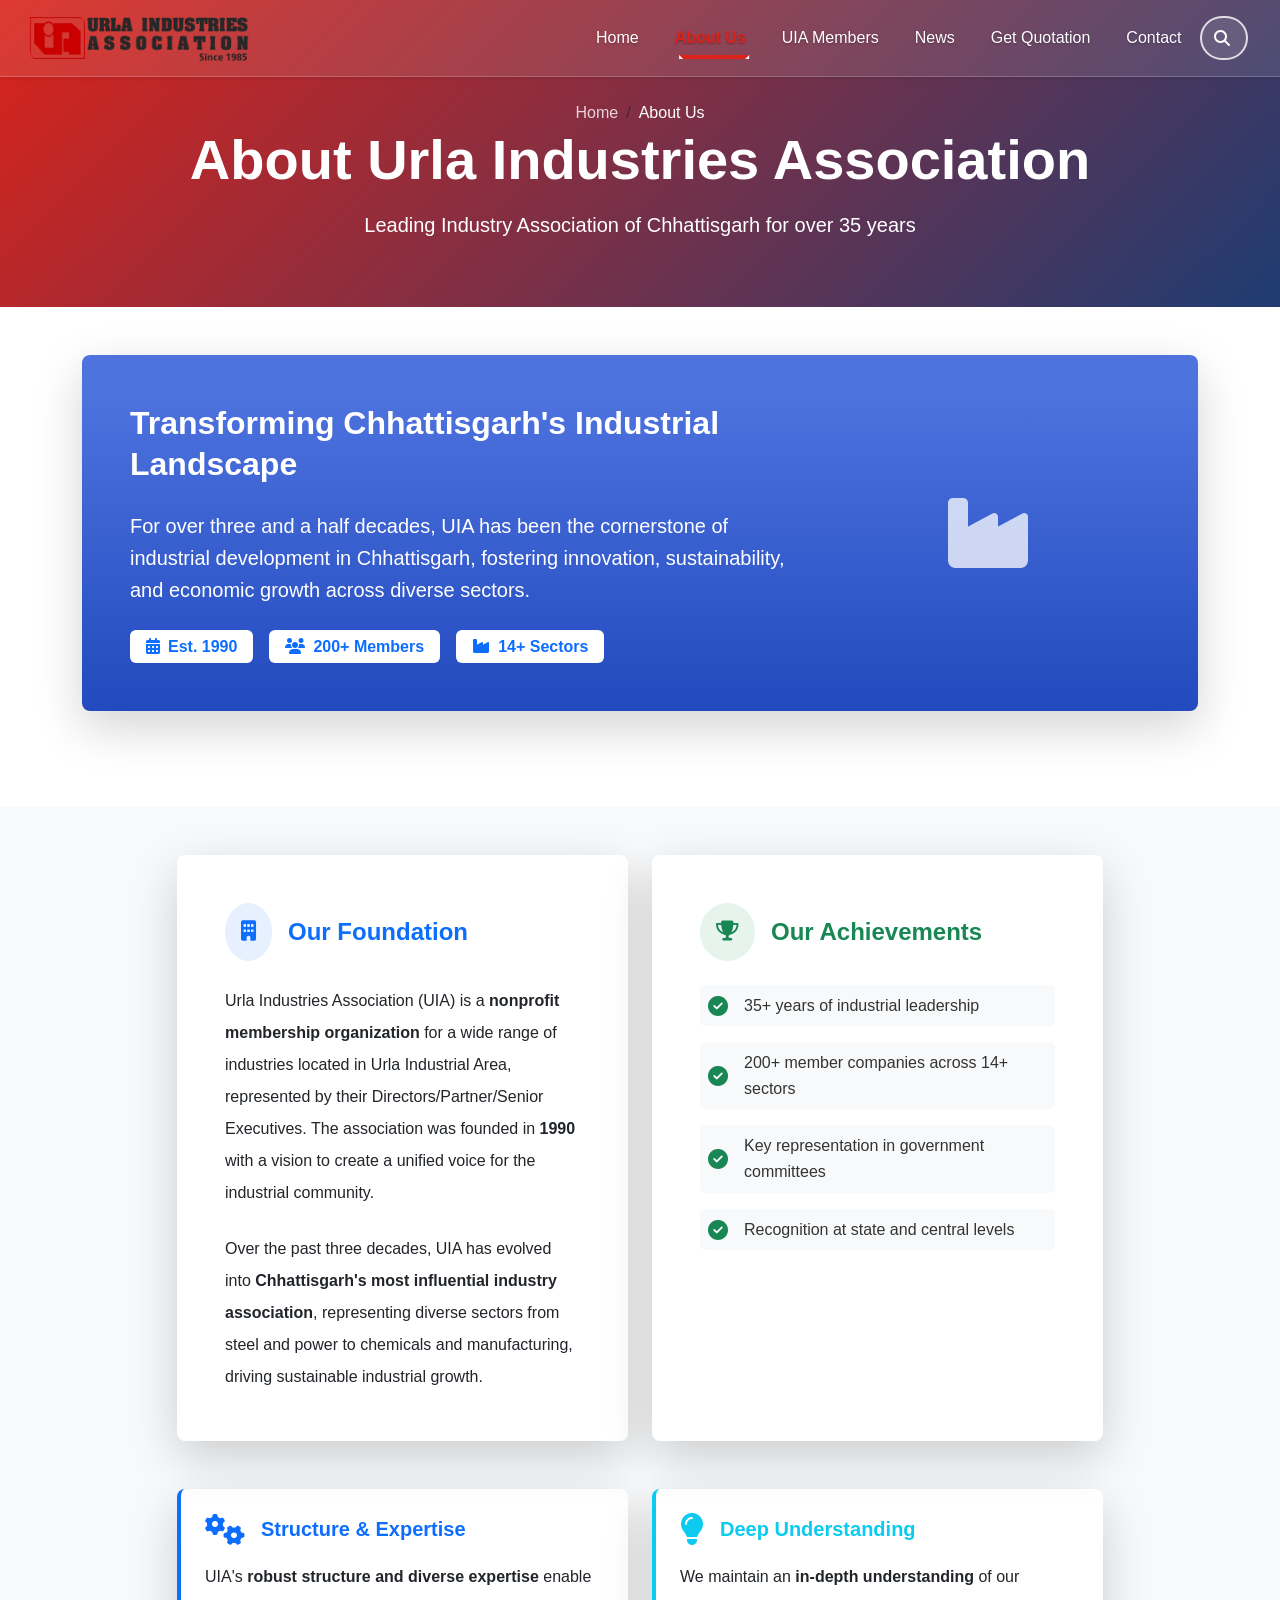
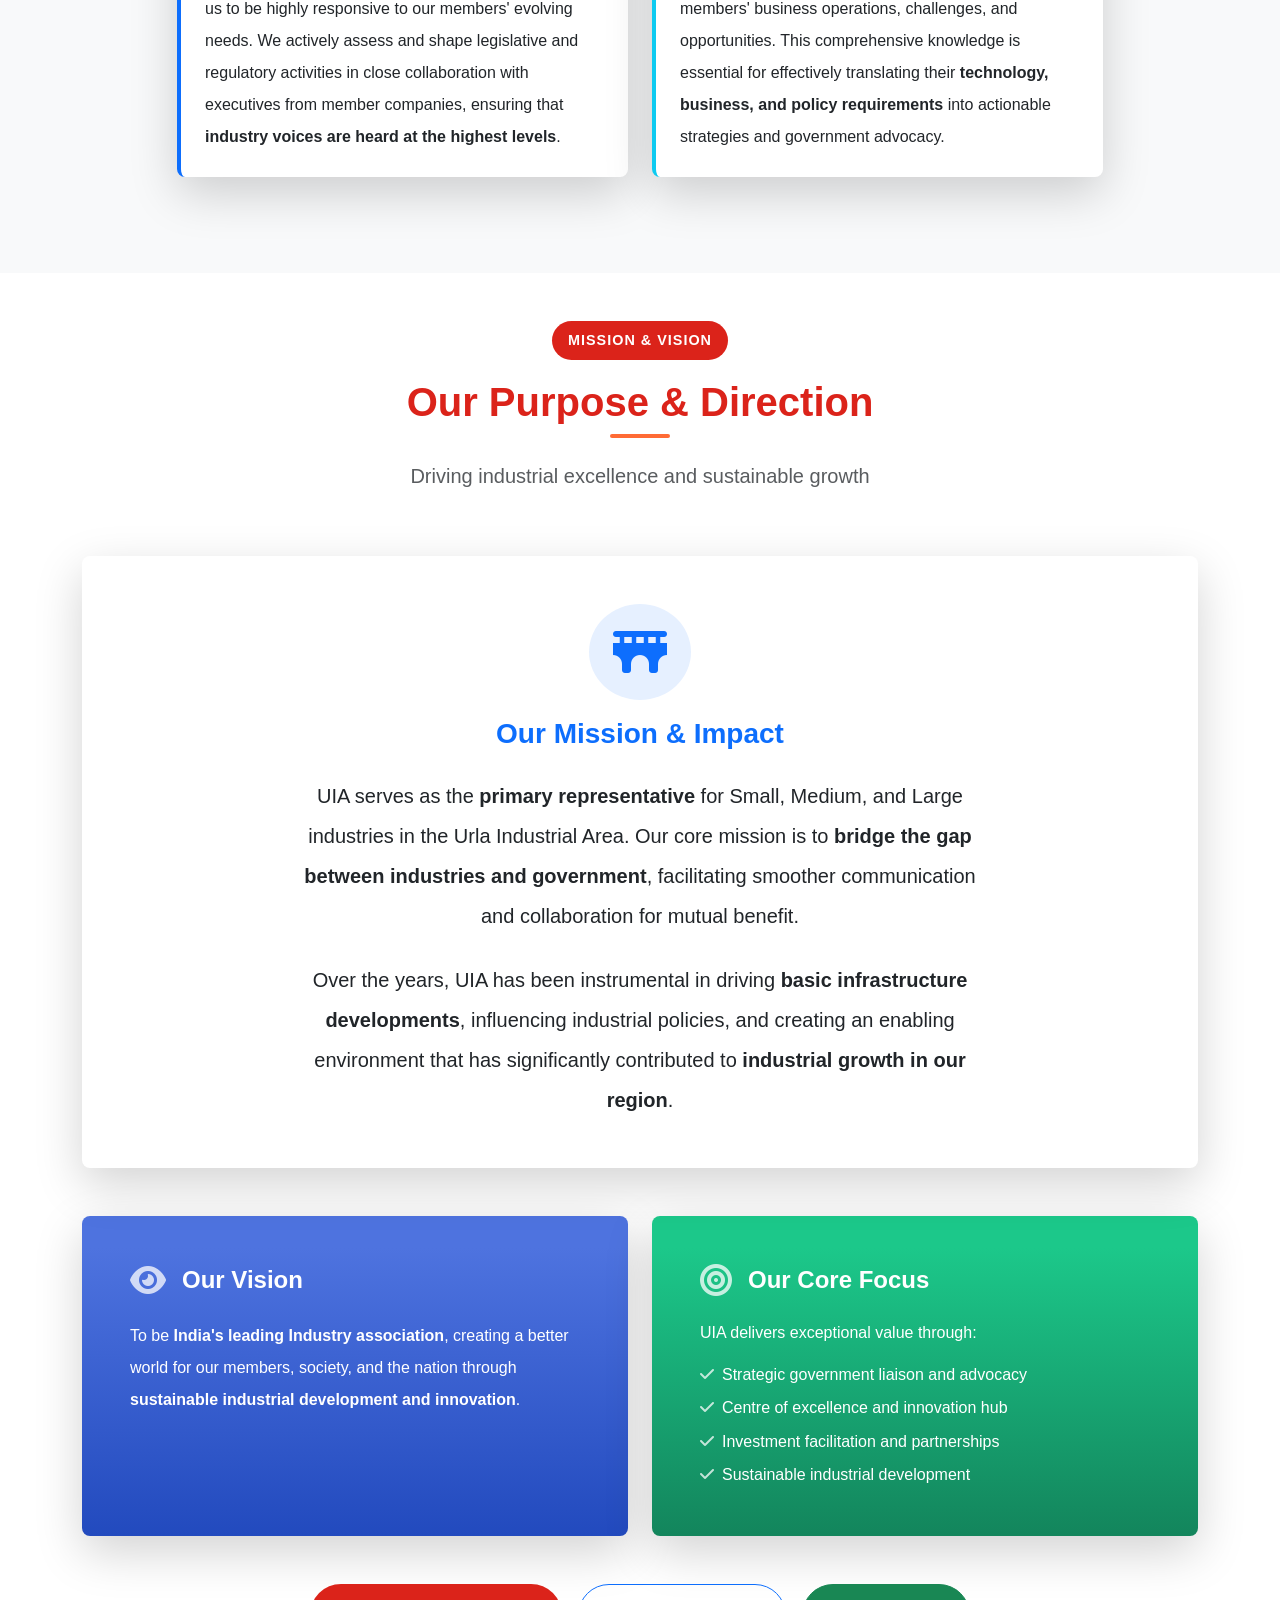
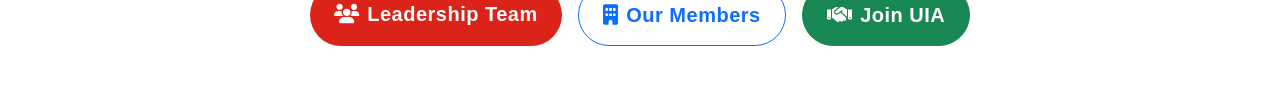
<file: about-us.html>
<!DOCTYPE html>
<html lang="en">
<head>
    <meta charset="UTF-8">
    <meta name="viewport" content="width=device-width, initial-scale=1.0">
    <title>About Us - Urla Industries Association</title>
    
    <!-- Bootstrap CSS -->
    <link href="https://cdn.jsdelivr.net/npm/bootstrap@5.3.0/dist/css/bootstrap.min.css" rel="stylesheet">
    <!-- Font Awesome -->
    <link rel="stylesheet" href="https://cdnjs.cloudflare.com/ajax/libs/font-awesome/6.4.0/css/all.min.css">
    <!-- AOS Animation -->
    <link href="https://unpkg.com/aos@2.3.1/dist/aos.css" rel="stylesheet">
    <!-- Custom CSS -->
    <link rel="stylesheet" href="css/style.css">
</head>
<body>
    <!-- Navigation -->
    <nav class="navbar navbar-expand-lg navbar-light bg-white shadow-sm fixed-top">
        <div class="container-fluid px-3 px-lg-4">
            <a class="navbar-brand" href="index.html">
                <img src="uialogo.png" alt="UIA Logo" class="navbar-logo me-2">
            </a>

            <div class="navbar-actions d-flex align-items-center order-lg-3">
                <button class="btn btn-outline-primary search-btn me-2 d-none d-lg-inline-flex" data-bs-toggle="modal" data-bs-target="#searchModal" aria-label="Search">
                    <i class="fas fa-search"></i>
                    <span class="d-none d-xl-inline ms-1"></span>
                </button>

                <button class="navbar-toggler border-0" type="button" data-bs-toggle="collapse" data-bs-target="#navbarNav" aria-controls="navbarNav" aria-expanded="false" aria-label="Toggle navigation">
                    <span class="navbar-toggler-icon"></span>
                </button>
            </div>

            <div class="collapse navbar-collapse order-lg-2" id="navbarNav">
                <ul class="navbar-nav ms-auto">
                    <li class="nav-item">
                        <a class="nav-link" href="index.html">
                            <i class="fas fa-home d-lg-none me-2"></i>Home
                        </a>
                    </li>
                    <li class="nav-item dropdown">
                        <a class="nav-link dropdown-toggle active" href="#" id="aboutDropdown" role="button" data-bs-toggle="dropdown" aria-expanded="false">
                            <i class="fas fa-info-circle d-lg-none me-2"></i>About Us
                        </a>
                        <ul class="dropdown-menu dropdown-menu-end">
                            <li><a class="dropdown-item active" href="about-us.html">
                                <i class="fas fa-info-circle me-2"></i>About UIA
                            </a></li>
                            <li><a class="dropdown-item" href="office-bearers.html">
                                <i class="fas fa-users me-2"></i>Office Bearers
                            </a></li>
                            <li><a class="dropdown-item" href="executive-committee.html">
                                <i class="fas fa-user-tie me-2"></i>Executive Committee
                            </a></li>
                        </ul>
                    </li>
                    <li class="nav-item">
                        <a class="nav-link" href="uia-members.html">
                            <i class="fas fa-building d-lg-none me-2"></i>UIA Members
                        </a>
                    </li>
                    <li class="nav-item">
                        <a class="nav-link" href="news.html">
                            <i class="fas fa-newspaper d-lg-none me-2"></i>News
                        </a>
                    </li>
                    <li class="nav-item">
                        <a class="nav-link" href="get-quotation.html">
                            <i class="fas fa-file-invoice d-lg-none me-2"></i>Get Quotation
                        </a>
                    </li>
                    <li class="nav-item">
                        <a class="nav-link" href="contact.html">
                            <i class="fas fa-envelope d-lg-none me-2"></i>Contact
                        </a>
                    </li>
                    <li class="nav-item d-lg-none">
                        <a class="nav-link" href="#" data-bs-toggle="modal" data-bs-target="#searchModal">
                            <i class="fas fa-search me-2"></i>
                        </a>
                    </li>
                </ul>
            </div>
        </div>
    </nav>

    <!-- Page Header -->
    <section class="page-header">
        <div class="container">
            <div class="row">
                <div class="col-12 text-center" data-aos="fade-up">
                    <nav aria-label="breadcrumb">
                        <ol class="breadcrumb justify-content-center">
                            <li class="breadcrumb-item"><a href="index.html">Home</a></li>
                            <li class="breadcrumb-item active" aria-current="page">About Us</li>
                        </ol>
                    </nav>
                    <h1 class="display-4 fw-bold mb-3">About Urla Industries Association</h1>
                    <p class="lead">Leading Industry Association of Chhattisgarh for over 35 years</p>
                </div>
            </div>
        </div>
    </section>

    <!-- About Hero Section -->
    <section class="py-5">
        <div class="container">
            <div class="row mb-5">
                <div class="col-lg-12" data-aos="fade-up">
                    <div class="about-hero bg-gradient-primary text-white p-5 rounded-3 shadow-lg position-relative overflow-hidden">
                        <div class="about-hero-pattern"></div>
                        <div class="position-relative">
                            <div class="row align-items-center">
                                <div class="col-lg-8">
                                    <h2 class="mb-4 fw-bold">Transforming Chhattisgarh's Industrial Landscape</h2>
                                    <p class="lead mb-4 opacity-90">
                                        For over three and a half decades, UIA has been the cornerstone of industrial development in Chhattisgarh, fostering innovation, sustainability, and economic growth across diverse sectors.
                                    </p>
                                    <div class="d-flex flex-wrap gap-3">
                                        <div class="badge bg-white text-primary px-3 py-2 fs-6">
                                            <i class="fas fa-calendar-alt me-2"></i>Est. 1990
                                        </div>
                                        <div class="badge bg-white text-primary px-3 py-2 fs-6">
                                            <i class="fas fa-users me-2"></i>200+ Members
                                        </div>
                                        <div class="badge bg-white text-primary px-3 py-2 fs-6">
                                            <i class="fas fa-industry me-2"></i>14+ Sectors
                                        </div>
                                    </div>
                                </div>
                                <div class="col-lg-4 text-center">
                                    <div class="about-hero-icon">
                                        <i class="fas fa-industry fa-5x opacity-75"></i>
                                    </div>
                                </div>
                            </div>
                        </div>
                    </div>
                </div>
            </div>
        </div>
    </section>

    <!-- About Content Section -->
    <section class="py-5 bg-light">
        <div class="container">
            <div class="row">
                <div class="col-lg-10 mx-auto" data-aos="fade-up">
                    <div class="about-content">
                        <div class="row mb-5 g-4">
                            <div class="col-lg-6">
                                <div class="about-intro bg-white p-5 rounded-3 shadow-lg h-100 border-0 position-relative overflow-hidden">
                                    <div class="about-card-pattern"></div>
                                    <div class="position-relative">
                                        <div class="d-flex align-items-center mb-4">
                                            <div class="icon-wrapper bg-primary bg-opacity-10 p-3 rounded-circle me-3">
                                                <i class="fas fa-building text-primary fa-lg"></i>
                                            </div>
                                            <h4 class="text-primary mb-0 fw-bold">Our Foundation</h4>
                                        </div>
                                        <p class="text-dark mb-4 lh-lg">
                                            Urla Industries Association (UIA) is a <strong>nonprofit membership organization</strong> for a wide range of industries located in Urla Industrial Area, represented by their Directors/Partner/Senior Executives. The association was founded in <strong>1990</strong> with a vision to create a unified voice for the industrial community.
                                        </p>
                                        <p class="text-dark mb-0 lh-lg">
                                            Over the past three decades, UIA has evolved into <strong>Chhattisgarh's most influential industry association</strong>, representing diverse sectors from steel and power to chemicals and manufacturing, driving sustainable industrial growth.
                                        </p>
                                    </div>
                                </div>
                            </div>
                            <div class="col-lg-6">
                                <div class="about-achievements bg-white p-5 rounded-3 shadow-lg h-100 border-0 position-relative overflow-hidden">
                                    <div class="about-card-pattern"></div>
                                    <div class="position-relative">
                                        <div class="d-flex align-items-center mb-4">
                                            <div class="icon-wrapper bg-success bg-opacity-10 p-3 rounded-circle me-3">
                                                <i class="fas fa-trophy text-success fa-lg"></i>
                                            </div>
                                            <h4 class="text-success mb-0 fw-bold">Our Achievements</h4>
                                        </div>
                                        <div class="achievement-list">
                                            <div class="achievement-item d-flex align-items-center mb-3 p-2 bg-light rounded">
                                                <i class="fas fa-check-circle text-success me-3 fa-lg"></i>
                                                <span class="fw-medium">35+ years of industrial leadership</span>
                                            </div>
                                            <div class="achievement-item d-flex align-items-center mb-3 p-2 bg-light rounded">
                                                <i class="fas fa-check-circle text-success me-3 fa-lg"></i>
                                                <span class="fw-medium">200+ member companies across 14+ sectors</span>
                                            </div>
                                            <div class="achievement-item d-flex align-items-center mb-3 p-2 bg-light rounded">
                                                <i class="fas fa-check-circle text-success me-3 fa-lg"></i>
                                                <span class="fw-medium">Key representation in government committees</span>
                                            </div>
                                            <div class="achievement-item d-flex align-items-center mb-0 p-2 bg-light rounded">
                                                <i class="fas fa-check-circle text-success me-3 fa-lg"></i>
                                                <span class="fw-medium">Recognition at state and central levels</span>
                                            </div>
                                        </div>
                                    </div>
                                </div>
                            </div>
                        </div>

                        <!-- Enhanced About Points -->
                        <div class="row mb-5 g-4">
                            <div class="col-md-6">
                                <div class="about-point bg-white p-4 rounded-3 shadow-lg h-100 border-start border-primary border-4">
                                    <div class="d-flex align-items-center mb-3">
                                        <i class="fas fa-cogs text-primary me-3 fa-2x"></i>
                                        <h5 class="mb-0 fw-bold text-primary">Structure & Expertise</h5>
                                    </div>
                                    <p class="text-dark lh-lg mb-0">
                                        UIA's <strong>robust structure and diverse expertise</strong> enable us to be highly responsive to our members' evolving needs. We actively assess and shape legislative and regulatory activities in close collaboration with executives from member companies, ensuring that <strong>industry voices are heard at the highest levels</strong>.
                                    </p>
                                </div>
                            </div>
                            <div class="col-md-6">
                                <div class="about-point bg-white p-4 rounded-3 shadow-lg h-100 border-start border-info border-4">
                                    <div class="d-flex align-items-center mb-3">
                                        <i class="fas fa-lightbulb text-info me-3 fa-2x"></i>
                                        <h5 class="mb-0 fw-bold text-info">Deep Understanding</h5>
                                    </div>
                                    <p class="text-dark lh-lg mb-0">
                                        We maintain an <strong>in-depth understanding</strong> of our members' business operations, challenges, and opportunities. This comprehensive knowledge is essential for effectively translating their <strong>technology, business, and policy requirements</strong> into actionable strategies and government advocacy.
                                    </p>
                                </div>
                            </div>
                        </div>
                    </div>
                </div>
            </div>
        </div>
    </section>

    <!-- Mission & Vision Section -->
    <section class="py-5">
        <div class="container">
            <div class="row">
                <div class="col-12 text-center mb-5" data-aos="fade-up">
                    <span class="section-badge">Mission & Vision</span>
                    <h2 class="section-title">Our Purpose & Direction</h2>
                    <p class="lead text-muted">Driving industrial excellence and sustainable growth</p>
                </div>
            </div>

            <!-- Mission & Impact -->
            <div class="about-mission bg-gradient-light p-5 rounded-3 shadow-lg mb-5 position-relative overflow-hidden" data-aos="fade-up">
                <div class="mission-bg-pattern"></div>
                <div class="position-relative">
                    <div class="text-center mb-4">
                        <div class="icon-wrapper bg-primary bg-opacity-10 p-4 rounded-circle d-inline-flex">
                            <i class="fas fa-bridge text-primary fa-3x"></i>
                        </div>
                        <h3 class="text-primary mt-3 fw-bold">Our Mission & Impact</h3>
                    </div>
                    <div class="row">
                        <div class="col-lg-8 mx-auto">
                            <p class="text-dark mb-4 fs-5 lh-lg text-center">
                                UIA serves as the <strong>primary representative</strong> for Small, Medium, and Large industries in the Urla Industrial Area. Our core mission is to <strong>bridge the gap between industries and government</strong>, facilitating smoother communication and collaboration for mutual benefit.
                            </p>
                            <p class="text-dark mb-0 fs-5 lh-lg text-center">
                                Over the years, UIA has been instrumental in driving <strong>basic infrastructure developments</strong>, influencing industrial policies, and creating an enabling environment that has significantly contributed to <strong>industrial growth in our region</strong>.
                            </p>
                        </div>
                    </div>
                </div>
            </div>

            <!-- Vision & Core Focus -->
            <div class="row g-4 mb-5">
                <div class="col-md-6" data-aos="fade-right">
                    <div class="vision-card bg-gradient-primary text-white p-5 rounded-3 shadow-lg h-100 position-relative overflow-hidden">
                        <div class="vision-bg-pattern"></div>
                        <div class="position-relative">
                            <div class="d-flex align-items-center mb-4">
                                <i class="fas fa-eye me-3 fa-2x opacity-75"></i>
                                <h4 class="mb-0 fw-bold">Our Vision</h4>
                            </div>
                            <p class="mb-0 fs-6 lh-lg opacity-90">
                                To be <strong>India's leading Industry association</strong>, creating a better world for our members, society, and the nation through <strong>sustainable industrial development and innovation</strong>.
                            </p>
                        </div>
                    </div>
                </div>
                <div class="col-md-6" data-aos="fade-left">
                    <div class="objectives-preview bg-gradient-success text-white p-5 rounded-3 shadow-lg h-100 position-relative overflow-hidden">
                        <div class="objectives-bg-pattern"></div>
                        <div class="position-relative">
                            <div class="d-flex align-items-center mb-4">
                                <i class="fas fa-bullseye me-3 fa-2x opacity-75"></i>
                                <h4 class="mb-0 fw-bold">Our Core Focus</h4>
                            </div>
                            <p class="mb-3 opacity-90">UIA delivers exceptional value through:</p>
                            <ul class="list-unstyled mb-0">
                                <li class="mb-2"><i class="fas fa-check me-2 opacity-75"></i>Strategic government liaison and advocacy</li>
                                <li class="mb-2"><i class="fas fa-check me-2 opacity-75"></i>Centre of excellence and innovation hub</li>
                                <li class="mb-2"><i class="fas fa-check me-2 opacity-75"></i>Investment facilitation and partnerships</li>
                                <li class="mb-0"><i class="fas fa-check me-2 opacity-75"></i>Sustainable industrial development</li>
                            </ul>
                        </div>
                    </div>
                </div>
            </div>

            <!-- Call to Action -->
            <div class="text-center" data-aos="fade-up">
                <div class="d-flex flex-wrap justify-content-center gap-3">
                    <a href="office-bearers.html" class="btn btn-primary btn-lg px-4 py-3 rounded-pill">
                        <i class="fas fa-users me-2"></i>Leadership Team
                    </a>
                    <a href="uia-members.html" class="btn btn-outline-primary btn-lg px-4 py-3 rounded-pill">
                        <i class="fas fa-building me-2"></i>Our Members
                    </a>
                    <a href="contact.html" class="btn btn-success btn-lg px-4 py-3 rounded-pill">
                        <i class="fas fa-handshake me-2"></i>Join UIA
                    </a>
                </div>
            </div>
        </div>
    </section>

    <!-- Search Modal -->
    <div class="modal fade" id="searchModal" tabindex="-1" aria-labelledby="searchModalLabel" aria-hidden="true">
        <div class="modal-dialog modal-lg">
            <div class="modal-content">
                <div class="modal-header border-0">
                    <h5 class="modal-title" id="searchModalLabel">Search</h5>
                    <button type="button" class="btn-close" data-bs-dismiss="modal" aria-label="Close"></button>
                </div>
                <div class="modal-body">
                    <div class="input-group">
                        <input type="text" class="form-control form-control-lg" id="searchInput" placeholder="Search for members, categories, or information...">
                        <button class="btn btn-primary" type="button">
                            <i class="fas fa-search"></i>
                        </button>
                    </div>
                </div>
            </div>
        </div>
    </div>

    <!-- Bootstrap JS -->
    <script src="https://cdn.jsdelivr.net/npm/bootstrap@5.3.0/dist/js/bootstrap.bundle.min.js"></script>
    <!-- jQuery -->
    <script src="https://code.jquery.com/jquery-3.6.0.min.js"></script>
    <!-- AOS Animation -->
    <script src="https://unpkg.com/aos@2.3.1/dist/aos.js"></script>
    <!-- Custom JS -->
    <script src="js/script.js"></script>
</body>
</html>
</file>
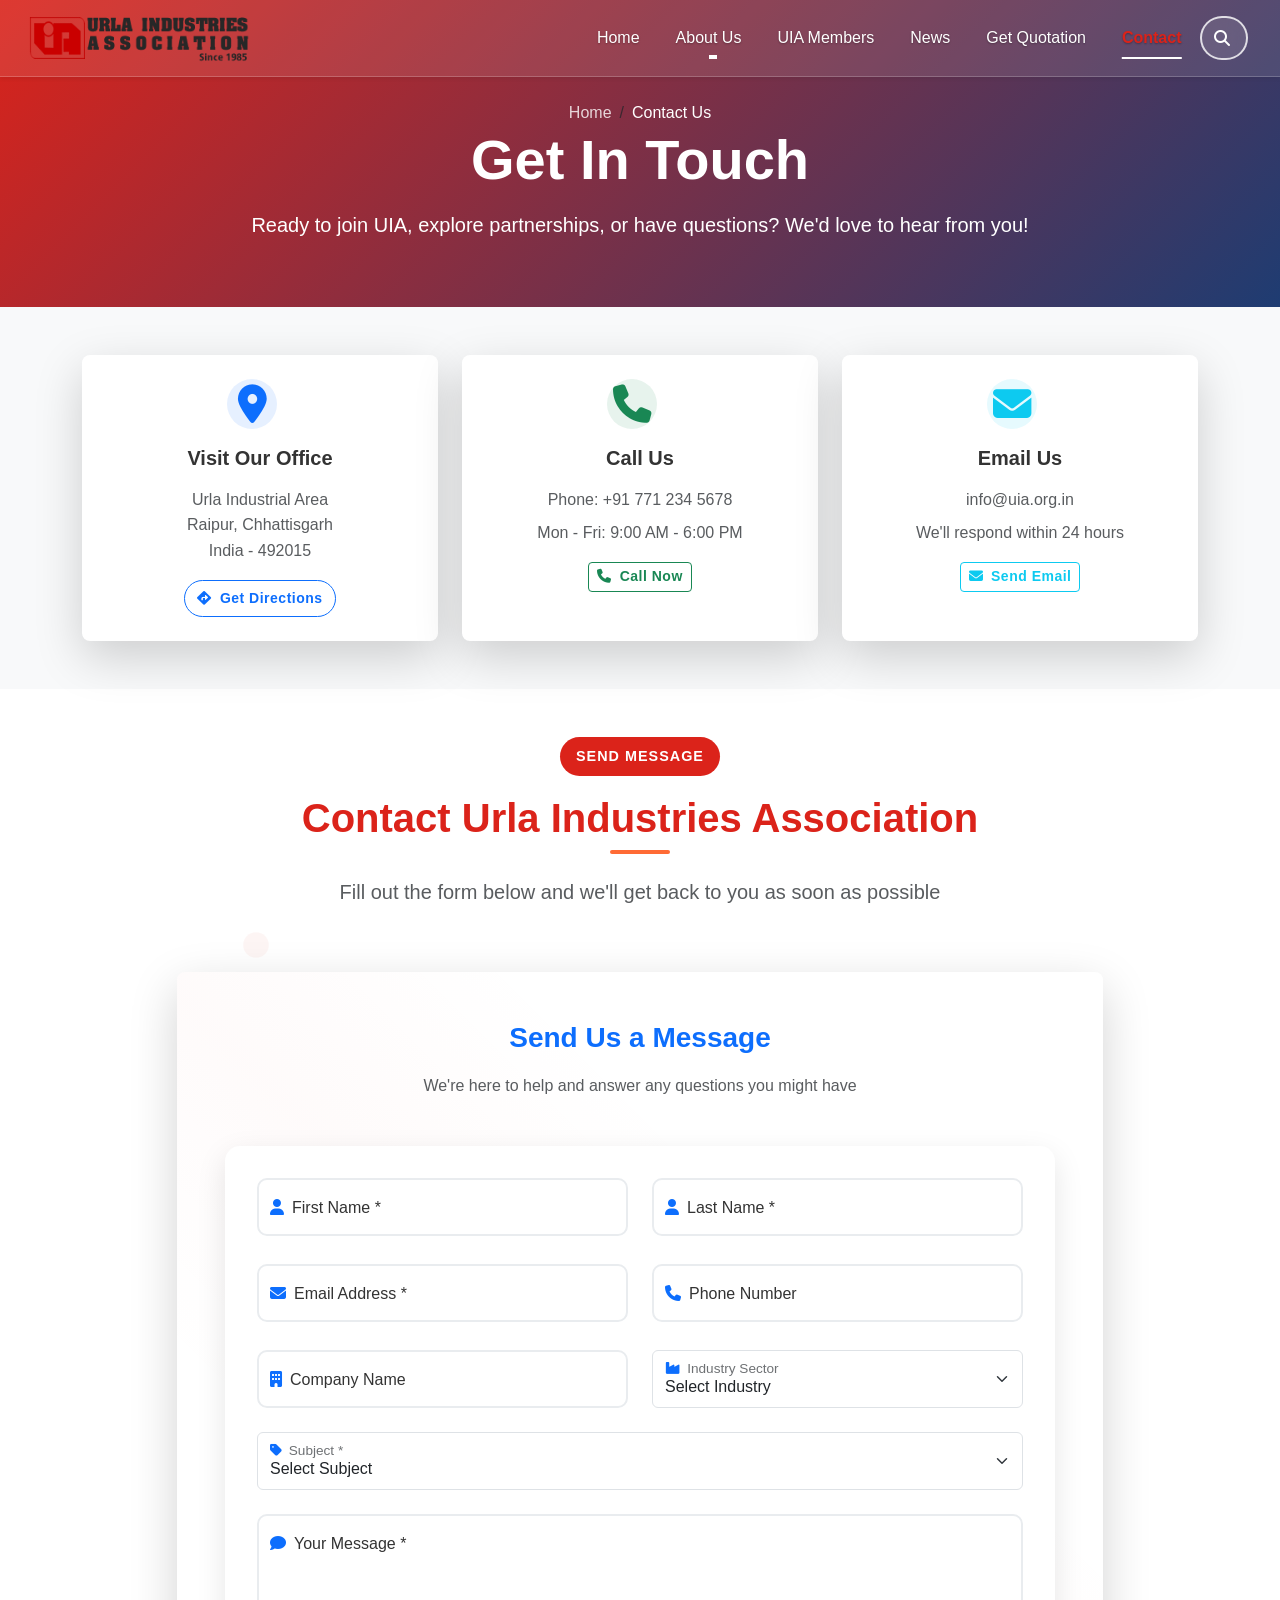
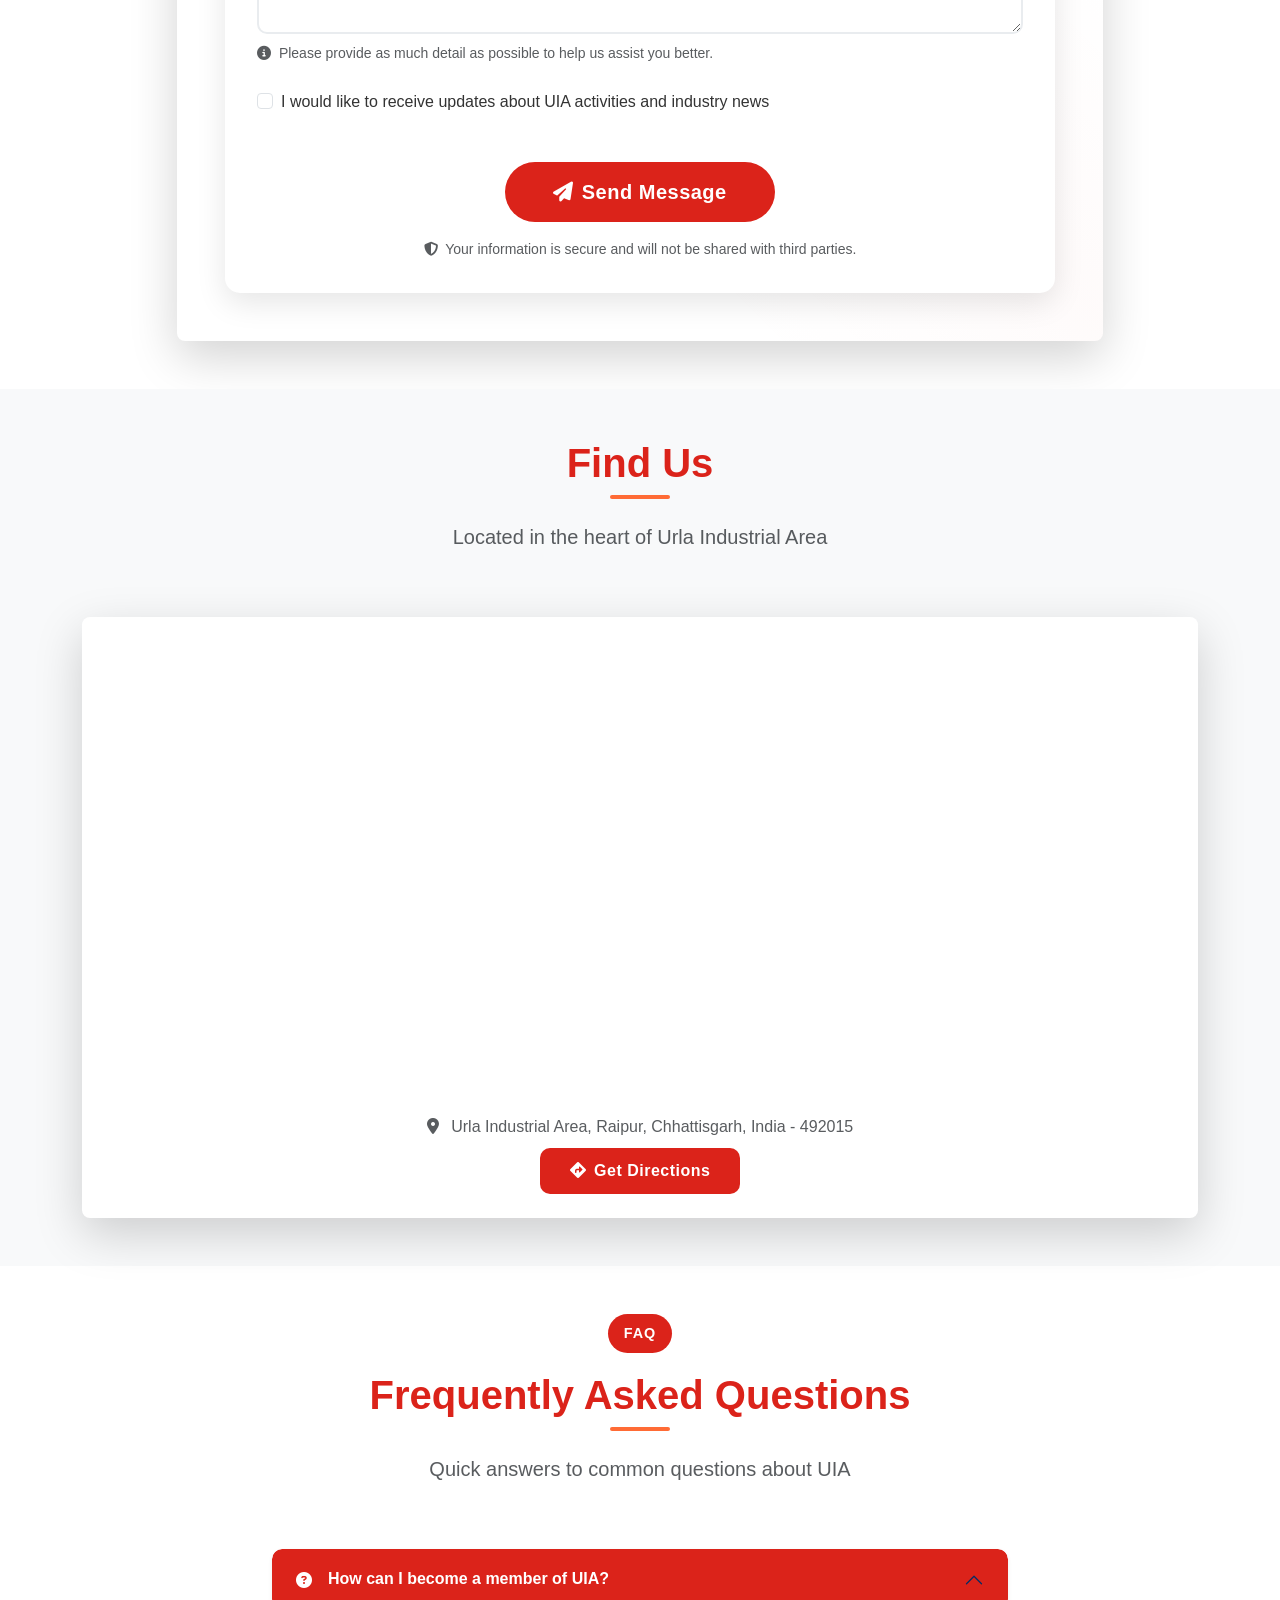
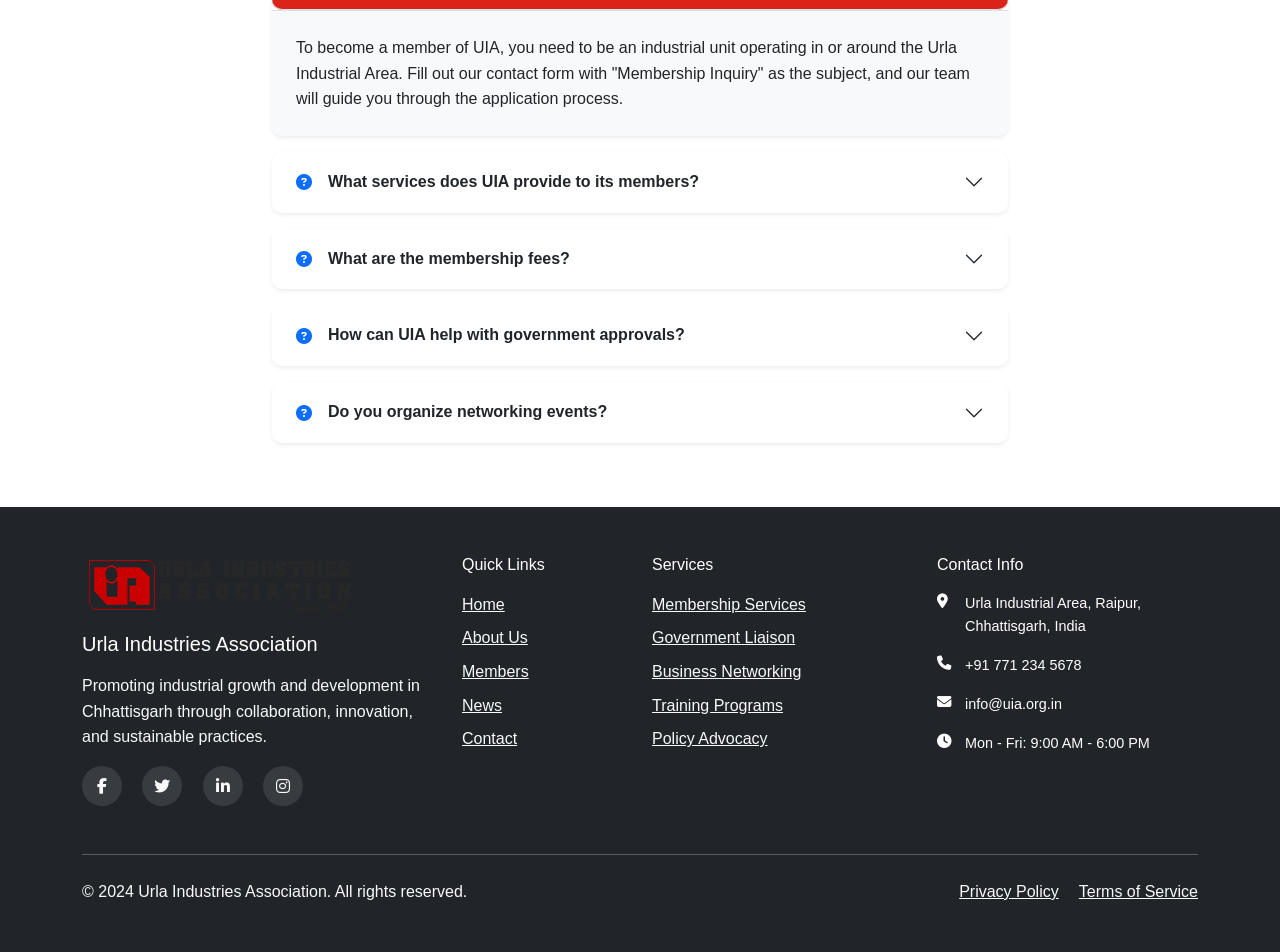
<file: contact.html>
<!DOCTYPE html>
<html lang="en">
<head>
    <meta charset="UTF-8">
    <meta name="viewport" content="width=device-width, initial-scale=1.0">
    <title>Contact Us - Urla Industries Association</title>
    
    <!-- Bootstrap CSS -->
    <link href="https://cdn.jsdelivr.net/npm/bootstrap@5.3.0/dist/css/bootstrap.min.css" rel="stylesheet">
    <!-- Font Awesome -->
    <link rel="stylesheet" href="https://cdnjs.cloudflare.com/ajax/libs/font-awesome/6.4.0/css/all.min.css">
    <!-- AOS Animation -->
    <link href="https://unpkg.com/aos@2.3.1/dist/aos.css" rel="stylesheet">
    <!-- Custom CSS -->
    <link rel="stylesheet" href="css/style.css">
</head>
<body>
    <!-- Navigation -->
    <nav class="navbar navbar-expand-lg navbar-light bg-white shadow-sm fixed-top">
        <div class="container-fluid px-3 px-lg-4">
            <a class="navbar-brand" href="index.html">
                <img src="uialogo.png" alt="UIA Logo" class="navbar-logo me-2">
            </a>

            <div class="navbar-actions d-flex align-items-center order-lg-3">
                <button class="btn btn-outline-primary search-btn me-2 d-none d-lg-inline-flex" data-bs-toggle="modal" data-bs-target="#searchModal" aria-label="Search">
                    <i class="fas fa-search"></i>
                    <span class="d-none d-xl-inline ms-1"></span>
                </button>

                <button class="navbar-toggler border-0" type="button" data-bs-toggle="collapse" data-bs-target="#navbarNav" aria-controls="navbarNav" aria-expanded="false" aria-label="Toggle navigation">
                    <span class="navbar-toggler-icon"></span>
                </button>
            </div>

            <div class="collapse navbar-collapse order-lg-2" id="navbarNav">
                <ul class="navbar-nav ms-auto">
                    <li class="nav-item">
                        <a class="nav-link" href="index.html">
                            <i class="fas fa-home d-lg-none me-2"></i>Home
                        </a>
                    </li>
                    <li class="nav-item dropdown">
                        <a class="nav-link dropdown-toggle" href="#" id="aboutDropdown" role="button" data-bs-toggle="dropdown" aria-expanded="false">
                            <i class="fas fa-info-circle d-lg-none me-2"></i>About Us
                        </a>
                        <ul class="dropdown-menu dropdown-menu-end">
                            <li><a class="dropdown-item" href="about-us.html">
                                <i class="fas fa-info-circle me-2"></i>About UIA
                            </a></li>
                            <li><a class="dropdown-item" href="office-bearers.html">
                                <i class="fas fa-users me-2"></i>Office Bearers
                            </a></li>
                            <li><a class="dropdown-item" href="executive-committee.html">
                                <i class="fas fa-user-tie me-2"></i>Executive Committee
                            </a></li>
                        </ul>
                    </li>
                    <li class="nav-item">
                        <a class="nav-link" href="uia-members.html">
                            <i class="fas fa-building d-lg-none me-2"></i>UIA Members
                        </a>
                    </li>
                    <li class="nav-item">
                        <a class="nav-link" href="news.html">
                            <i class="fas fa-newspaper d-lg-none me-2"></i>News
                        </a>
                    </li>
                    <li class="nav-item">
                        <a class="nav-link" href="get-quotation.html">
                            <i class="fas fa-file-invoice d-lg-none me-2"></i>Get Quotation
                        </a>
                    </li>
                    <li class="nav-item">
                        <a class="nav-link active" href="contact.html">
                            <i class="fas fa-envelope d-lg-none me-2"></i>Contact
                        </a>
                    </li>
                    <li class="nav-item d-lg-none">
                        <a class="nav-link" href="#" data-bs-toggle="modal" data-bs-target="#searchModal">
                            <i class="fas fa-search me-2"></i>Search
                        </a>
                    </li>
                </ul>
            </div>
        </div>
    </nav>

    <!-- Page Header -->
    <section class="page-header">
        <div class="container">
            <div class="row">
                <div class="col-12 text-center" data-aos="fade-up">
                    <nav aria-label="breadcrumb">
                        <ol class="breadcrumb justify-content-center">
                            <li class="breadcrumb-item"><a href="index.html">Home</a></li>
                            <li class="breadcrumb-item active" aria-current="page">Contact Us</li>
                        </ol>
                    </nav>
                    <h1 class="display-4 fw-bold mb-3">Get In Touch</h1>
                    <p class="lead">Ready to join UIA, explore partnerships, or have questions? We'd love to hear from you!</p>
                </div>
            </div>
        </div>
    </section>

    <!-- Contact Info Cards -->
    <section class="py-5 bg-light">
        <div class="container">
            <div class="row g-4">
                <div class="col-lg-4" data-aos="fade-up" data-aos-delay="100">
                    <div class="contact-info-card bg-white p-4 rounded-3 shadow-lg text-center h-100 border-0">
                        <div class="contact-icon bg-primary bg-opacity-10 p-3 rounded-circle d-inline-flex mb-3">
                            <i class="fas fa-map-marker-alt text-primary fa-2x"></i>
                        </div>
                        <h5 class="fw-bold mb-3">Visit Our Office</h5>
                        <p class="text-muted mb-3">Urla Industrial Area<br>Raipur, Chhattisgarh<br>India - 492015</p>
                        <a href="https://maps.google.com" target="_blank" class="btn btn-outline-primary btn-sm">
                            <i class="fas fa-directions me-2"></i>Get Directions
                        </a>
                    </div>
                </div>
                <div class="col-lg-4" data-aos="fade-up" data-aos-delay="200">
                    <div class="contact-info-card bg-white p-4 rounded-3 shadow-lg text-center h-100 border-0">
                        <div class="contact-icon bg-success bg-opacity-10 p-3 rounded-circle d-inline-flex mb-3">
                            <i class="fas fa-phone text-success fa-2x"></i>
                        </div>
                        <h5 class="fw-bold mb-3">Call Us</h5>
                        <p class="text-muted mb-2">Phone: +91 771 234 5678</p>
                        <p class="text-muted mb-3">Mon - Fri: 9:00 AM - 6:00 PM</p>
                        <a href="tel:+917712345678" class="btn btn-outline-success btn-sm">
                            <i class="fas fa-phone me-2"></i>Call Now
                        </a>
                    </div>
                </div>
                <div class="col-lg-4" data-aos="fade-up" data-aos-delay="300">
                    <div class="contact-info-card bg-white p-4 rounded-3 shadow-lg text-center h-100 border-0">
                        <div class="contact-icon bg-info bg-opacity-10 p-3 rounded-circle d-inline-flex mb-3">
                            <i class="fas fa-envelope text-info fa-2x"></i>
                        </div>
                        <h5 class="fw-bold mb-3">Email Us</h5>
                        <p class="text-muted mb-2">info@uia.org.in</p>
                        <p class="text-muted mb-3">We'll respond within 24 hours</p>
                        <a href="mailto:info@uia.org.in" class="btn btn-outline-info btn-sm">
                            <i class="fas fa-envelope me-2"></i>Send Email
                        </a>
                    </div>
                </div>
            </div>
        </div>
    </section>

    <!-- Contact Form Section -->
    <section class="py-5 position-relative overflow-hidden">
        <div class="contact-bg-pattern"></div>
        <div class="container position-relative">
            <div class="row">
                <div class="col-12 text-center mb-5" data-aos="fade-up">
                    <span class="section-badge">Send Message</span>
                    <h2 class="section-title">Contact Urla Industries Association</h2>
                    <p class="lead text-muted">Fill out the form below and we'll get back to you as soon as possible</p>
                </div>
            </div>

            <div class="row">
                <div class="col-lg-10 mx-auto">
                    <div class="contact-form-wrapper bg-white p-5 rounded-3 shadow-lg border-0 position-relative overflow-hidden" data-aos="fade-up">
                        <div class="form-bg-pattern"></div>
                        <div class="position-relative">
                            <div class="text-center mb-5">
                                <h3 class="text-primary fw-bold mb-3">Send Us a Message</h3>
                                <p class="text-muted">We're here to help and answer any questions you might have</p>
                            </div>

                            <form id="contactForm" class="contact-form">
                                <div class="row g-4">
                                    <div class="col-md-6">
                                        <div class="form-floating">
                                            <input type="text" class="form-control" id="firstName" name="firstName" placeholder="First Name" required>
                                            <label for="firstName"><i class="fas fa-user me-2 text-primary"></i>First Name *</label>
                                        </div>
                                    </div>
                                    <div class="col-md-6">
                                        <div class="form-floating">
                                            <input type="text" class="form-control" id="lastName" name="lastName" placeholder="Last Name" required>
                                            <label for="lastName"><i class="fas fa-user me-2 text-primary"></i>Last Name *</label>
                                        </div>
                                    </div>
                                </div>

                                <div class="row g-4 mt-1">
                                    <div class="col-md-6">
                                        <div class="form-floating">
                                            <input type="email" class="form-control" id="email" name="email" placeholder="Email Address" required>
                                            <label for="email"><i class="fas fa-envelope me-2 text-primary"></i>Email Address *</label>
                                        </div>
                                    </div>
                                    <div class="col-md-6">
                                        <div class="form-floating">
                                            <input type="tel" class="form-control" id="phone" name="phone" placeholder="Phone Number">
                                            <label for="phone"><i class="fas fa-phone me-2 text-primary"></i>Phone Number</label>
                                        </div>
                                    </div>
                                </div>

                                <div class="row g-4 mt-1">
                                    <div class="col-md-6">
                                        <div class="form-floating">
                                            <input type="text" class="form-control" id="company" name="company" placeholder="Company Name">
                                            <label for="company"><i class="fas fa-building me-2 text-primary"></i>Company Name</label>
                                        </div>
                                    </div>
                                    <div class="col-md-6">
                                        <div class="form-floating">
                                            <select class="form-select" id="industry" name="industry">
                                                <option value="">Select Industry</option>
                                                <option value="steel">Steel Manufacturing</option>
                                                <option value="power">Power Generation</option>
                                                <option value="cement">Cement Manufacturing</option>
                                                <option value="aluminium">Aluminium Production</option>
                                                <option value="chemical">Chemical Industry</option>
                                                <option value="ferro-alloys">Ferro Alloys</option>
                                                <option value="paper">Paper & Pulp</option>
                                                <option value="textile">Textile Manufacturing</option>
                                                <option value="engineering">Engineering & Manufacturing</option>
                                                <option value="agro">Agro Processing</option>
                                                <option value="technology">Technology & IT</option>
                                                <option value="mining">Mining & Minerals</option>
                                                <option value="logistics">Logistics & Transportation</option>
                                                <option value="other">Other</option>
                                            </select>
                                            <label for="industry"><i class="fas fa-industry me-2 text-primary"></i>Industry Sector</label>
                                        </div>
                                    </div>
                                </div>

                                <div class="mt-4">
                                    <div class="form-floating">
                                        <select class="form-select" id="subject" name="subject" required>
                                            <option value="">Select Subject</option>
                                            <option value="membership">Membership Inquiry</option>
                                            <option value="partnership">Partnership Opportunity</option>
                                            <option value="government-liaison">Government Liaison Services</option>
                                            <option value="investment">Investment & Joint Ventures</option>
                                            <option value="networking">Business Networking</option>
                                            <option value="training">Training & Development</option>
                                            <option value="sustainability">Sustainability Initiatives</option>
                                            <option value="policy">Policy & Regulatory Matters</option>
                                            <option value="general">General Information</option>
                                            <option value="other">Other</option>
                                        </select>
                                        <label for="subject"><i class="fas fa-tag me-2 text-primary"></i>Subject *</label>
                                    </div>
                                </div>

                                <div class="mt-4">
                                    <div class="form-floating">
                                        <textarea class="form-control" id="message" name="message" placeholder="Your Message" style="height: 120px" required></textarea>
                                        <label for="message"><i class="fas fa-comment me-2 text-primary"></i>Your Message *</label>
                                    </div>
                                    <div class="form-text mt-2">
                                        <i class="fas fa-info-circle me-1"></i>
                                        Please provide as much detail as possible to help us assist you better.
                                    </div>
                                </div>

                                <div class="mt-4">
                                    <div class="form-check">
                                        <input class="form-check-input" type="checkbox" id="newsletter" name="newsletter">
                                        <label class="form-check-label" for="newsletter">
                                            I would like to receive updates about UIA activities and industry news
                                        </label>
                                    </div>
                                </div>

                                <div class="text-center mt-5">
                                    <button type="submit" class="btn btn-primary btn-lg px-5 py-3 rounded-pill">
                                        <i class="fas fa-paper-plane me-2"></i>Send Message
                                    </button>
                                    <div class="mt-3">
                                        <small class="text-muted">
                                            <i class="fas fa-shield-alt me-1"></i>
                                            Your information is secure and will not be shared with third parties.
                                        </small>
                                    </div>
                                </div>
                            </form>
                        </div>
                    </div>
                </div>
            </div>
        </div>
    </section>

    <!-- Map Section -->
    <section class="py-5 bg-light">
        <div class="container">
            <div class="row">
                <div class="col-12 text-center mb-5" data-aos="fade-up">
                    <h2 class="section-title">Find Us</h2>
                    <p class="lead text-muted">Located in the heart of Urla Industrial Area</p>
                </div>
            </div>
            <div class="row">
                <div class="col-12" data-aos="fade-up">
                    <div class="map-container bg-white p-4 rounded-3 shadow-lg">
                        <div class="ratio ratio-21x9">
                            <iframe
                                src="https://www.google.com/maps/embed?pb=!1m18!1m12!1m3!1d3719.6762!2d81.6296!3d21.2514!2m3!1f0!2f0!3f0!3m2!1i1024!2i768!4f13.1!3m3!1m2!1s0x0%3A0x0!2zMjHCsDE1JzA1LjAiTiA4McKwMzgnNDcuNyJF!5e0!3m2!1sen!2sin!4v1234567890"
                                style="border:0; border-radius: 15px;"
                                allowfullscreen=""
                                loading="lazy"
                                referrerpolicy="no-referrer-when-downgrade">
                            </iframe>
                        </div>
                        <div class="mt-3 text-center">
                            <p class="text-muted mb-2">
                                <i class="fas fa-map-marker-alt me-2"></i>
                                Urla Industrial Area, Raipur, Chhattisgarh, India - 492015
                            </p>
                            <a href="https://maps.google.com" target="_blank" class="btn btn-primary">
                                <i class="fas fa-directions me-2"></i>Get Directions
                            </a>
                        </div>
                    </div>
                </div>
            </div>
        </div>
    </section>

    <!-- FAQ Section -->
    <section class="py-5">
        <div class="container">
            <div class="row">
                <div class="col-12 text-center mb-5" data-aos="fade-up">
                    <span class="section-badge">FAQ</span>
                    <h2 class="section-title">Frequently Asked Questions</h2>
                    <p class="lead text-muted">Quick answers to common questions about UIA</p>
                </div>
            </div>
            <div class="row">
                <div class="col-lg-8 mx-auto">
                    <div class="accordion" id="faqAccordion" data-aos="fade-up">
                        <div class="accordion-item border-0 shadow-sm mb-3">
                            <h2 class="accordion-header">
                                <button class="accordion-button" type="button" data-bs-toggle="collapse" data-bs-target="#faq1">
                                    <i class="fas fa-question-circle me-3 text-primary"></i>
                                    How can I become a member of UIA?
                                </button>
                            </h2>
                            <div id="faq1" class="accordion-collapse collapse show" data-bs-parent="#faqAccordion">
                                <div class="accordion-body">
                                    To become a member of UIA, you need to be an industrial unit operating in or around the Urla Industrial Area. Fill out our contact form with "Membership Inquiry" as the subject, and our team will guide you through the application process.
                                </div>
                            </div>
                        </div>

                        <div class="accordion-item border-0 shadow-sm mb-3">
                            <h2 class="accordion-header">
                                <button class="accordion-button collapsed" type="button" data-bs-toggle="collapse" data-bs-target="#faq2">
                                    <i class="fas fa-question-circle me-3 text-primary"></i>
                                    What services does UIA provide to its members?
                                </button>
                            </h2>
                            <div id="faq2" class="accordion-collapse collapse" data-bs-parent="#faqAccordion">
                                <div class="accordion-body">
                                    UIA provides various services including government liaison, business networking, training programs, policy advocacy, investment facilitation, and sustainability initiatives. We also organize regular events and workshops for our members.
                                </div>
                            </div>
                        </div>

                        <div class="accordion-item border-0 shadow-sm mb-3">
                            <h2 class="accordion-header">
                                <button class="accordion-button collapsed" type="button" data-bs-toggle="collapse" data-bs-target="#faq3">
                                    <i class="fas fa-question-circle me-3 text-primary"></i>
                                    What are the membership fees?
                                </button>
                            </h2>
                            <div id="faq3" class="accordion-collapse collapse" data-bs-parent="#faqAccordion">
                                <div class="accordion-body">
                                    Membership fees vary based on the size and type of your industrial unit. Please contact us directly for detailed information about membership fees and payment structures.
                                </div>
                            </div>
                        </div>

                        <div class="accordion-item border-0 shadow-sm mb-3">
                            <h2 class="accordion-header">
                                <button class="accordion-button collapsed" type="button" data-bs-toggle="collapse" data-bs-target="#faq4">
                                    <i class="fas fa-question-circle me-3 text-primary"></i>
                                    How can UIA help with government approvals?
                                </button>
                            </h2>
                            <div id="faq4" class="accordion-collapse collapse" data-bs-parent="#faqAccordion">
                                <div class="accordion-body">
                                    UIA acts as a liaison between member companies and government agencies. We help streamline the approval process, provide guidance on regulatory compliance, and advocate for industry-friendly policies.
                                </div>
                            </div>
                        </div>

                        <div class="accordion-item border-0 shadow-sm mb-3">
                            <h2 class="accordion-header">
                                <button class="accordion-button collapsed" type="button" data-bs-toggle="collapse" data-bs-target="#faq5">
                                    <i class="fas fa-question-circle me-3 text-primary"></i>
                                    Do you organize networking events?
                                </button>
                            </h2>
                            <div id="faq5" class="accordion-collapse collapse" data-bs-parent="#faqAccordion">
                                <div class="accordion-body">
                                    Yes, we regularly organize networking events, business meetings, seminars, and workshops. These events provide excellent opportunities for members to connect, share experiences, and explore business collaborations.
                                </div>
                            </div>
                        </div>
                    </div>
                </div>
            </div>
        </div>
    </section>

    <!-- Footer -->
    <footer class="bg-dark text-white py-5">
        <div class="container">
            <div class="row">
                <div class="col-lg-4 mb-4">
                    <div class="footer-section">
                        <img src="uialogo.png" alt="UIA Logo" height="60" class="mb-3">
                        <h5 class="text-white mb-3">Urla Industries Association</h5>
                        <p class="text-light">Promoting industrial growth and development in Chhattisgarh through collaboration, innovation, and sustainable practices.</p>
                        <div class="social-links mt-3">
                            <a href="#" class="text-light me-3"><i class="fab fa-facebook-f"></i></a>
                            <a href="#" class="text-light me-3"><i class="fab fa-twitter"></i></a>
                            <a href="#" class="text-light me-3"><i class="fab fa-linkedin-in"></i></a>
                            <a href="#" class="text-light"><i class="fab fa-instagram"></i></a>
                        </div>
                    </div>
                </div>
                <div class="col-lg-2 col-md-6 mb-4">
                    <div class="footer-section">
                        <h6 class="text-white mb-3">Quick Links</h6>
                        <ul class="list-unstyled">
                            <li class="mb-2"><a href="index.html" class="text-light">Home</a></li>
                            <li class="mb-2"><a href="about-us.html" class="text-light">About Us</a></li>
                            <li class="mb-2"><a href="uia-members.html" class="text-light">Members</a></li>
                            <li class="mb-2"><a href="news.html" class="text-light">News</a></li>
                            <li class="mb-2"><a href="contact.html" class="text-light">Contact</a></li>
                        </ul>
                    </div>
                </div>
                <div class="col-lg-3 col-md-6 mb-4">
                    <div class="footer-section">
                        <h6 class="text-white mb-3">Services</h6>
                        <ul class="list-unstyled">
                            <li class="mb-2"><a href="#" class="text-light">Membership Services</a></li>
                            <li class="mb-2"><a href="#" class="text-light">Government Liaison</a></li>
                            <li class="mb-2"><a href="#" class="text-light">Business Networking</a></li>
                            <li class="mb-2"><a href="#" class="text-light">Training Programs</a></li>
                            <li class="mb-2"><a href="#" class="text-light">Policy Advocacy</a></li>
                        </ul>
                    </div>
                </div>
                <div class="col-lg-3 mb-4">
                    <div class="footer-section">
                        <h6 class="text-white mb-3">Contact Info</h6>
                        <div class="contact-info-footer">
                            <div class="contact-item-footer mb-3">
                                <i class="fas fa-map-marker-alt me-2"></i>
                                <span>Urla Industrial Area, Raipur, Chhattisgarh, India</span>
                            </div>
                            <div class="contact-item-footer mb-3">
                                <i class="fas fa-phone me-2"></i>
                                <span>+91 771 234 5678</span>
                            </div>
                            <div class="contact-item-footer mb-3">
                                <i class="fas fa-envelope me-2"></i>
                                <span>info@uia.org.in</span>
                            </div>
                            <div class="contact-item-footer">
                                <i class="fas fa-clock me-2"></i>
                                <span>Mon - Fri: 9:00 AM - 6:00 PM</span>
                            </div>
                        </div>
                    </div>
                </div>
            </div>
            <hr class="my-4">
            <div class="row">
                <div class="col-md-6">
                    <p class="text-light mb-0">&copy; 2024 Urla Industries Association. All rights reserved.</p>
                </div>
                <div class="col-md-6 text-md-end">
                    <a href="#" class="text-light me-3">Privacy Policy</a>
                    <a href="#" class="text-light">Terms of Service</a>
                </div>
            </div>
        </div>
    </footer>

    <!-- Bootstrap JS -->
    <script src="https://cdn.jsdelivr.net/npm/bootstrap@5.3.0/dist/js/bootstrap.bundle.min.js"></script>
    <!-- jQuery -->
    <script src="https://code.jquery.com/jquery-3.6.0.min.js"></script>
    <!-- AOS Animation -->
    <script src="https://unpkg.com/aos@2.3.1/dist/aos.js"></script>
    <!-- Custom JS -->
    <script src="js/script.js"></script>
    <script src="js/contact.js"></script>
</body>
</html>
</file>
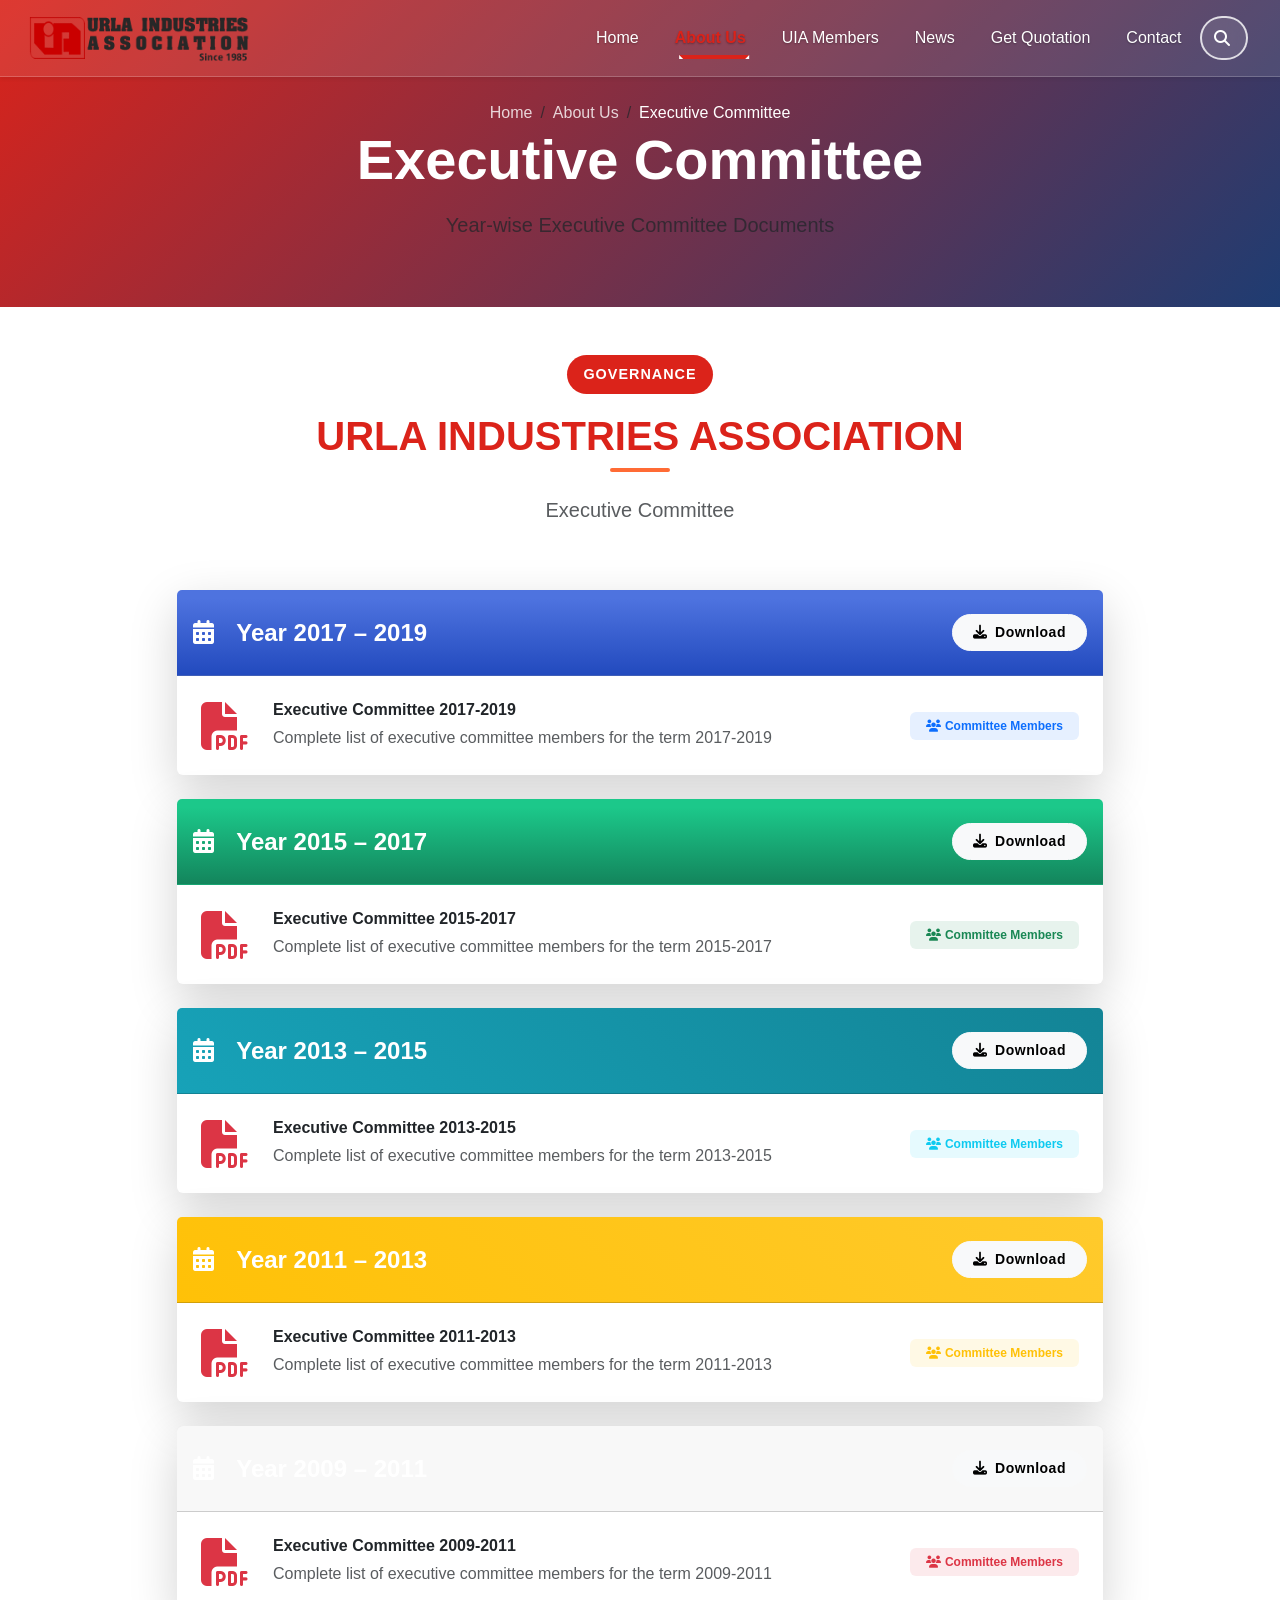
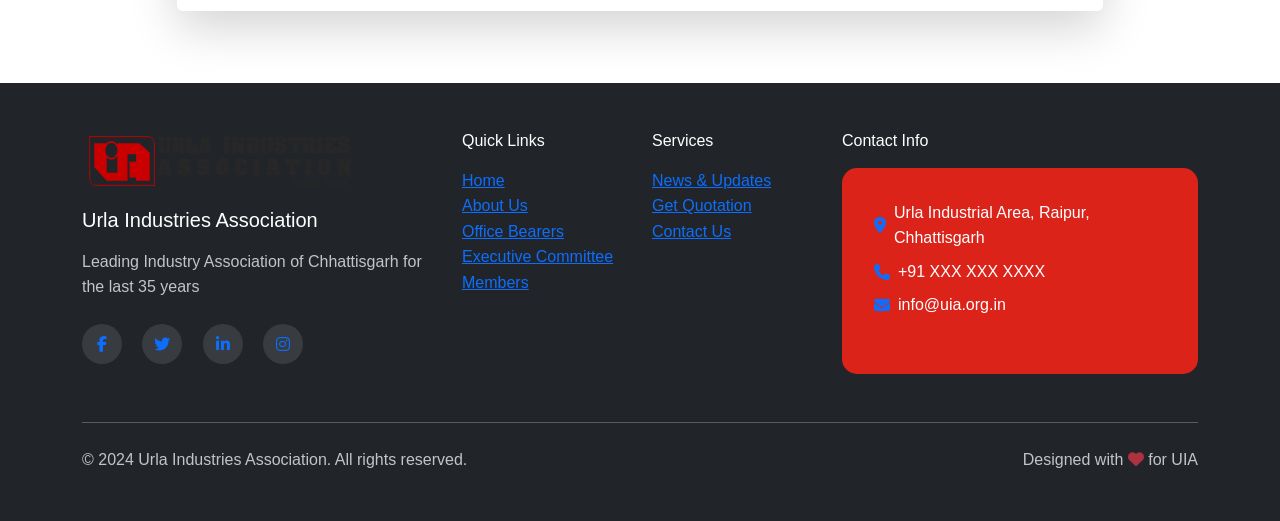
<file: executive-committee.html>
<!DOCTYPE html>
<html lang="en">
<head>
    <meta charset="UTF-8">
    <meta name="viewport" content="width=device-width, initial-scale=1.0">
    <title>Executive Committee - Urla Industries Association</title>
    
    <!-- Bootstrap CSS -->
    <link href="https://cdn.jsdelivr.net/npm/bootstrap@5.3.0/dist/css/bootstrap.min.css" rel="stylesheet">
    <!-- Font Awesome -->
    <link rel="stylesheet" href="https://cdnjs.cloudflare.com/ajax/libs/font-awesome/6.4.0/css/all.min.css">
    <!-- AOS Animation -->
    <link href="https://unpkg.com/aos@2.3.1/dist/aos.css" rel="stylesheet">
    <!-- Custom CSS -->
    <link rel="stylesheet" href="css/style.css">
</head>
<body>
    <!-- Navigation -->
    <nav class="navbar navbar-expand-lg navbar-light bg-white shadow-sm fixed-top">
        <div class="container-fluid px-3 px-lg-4">
            <a class="navbar-brand" href="index.html">
                <img src="uialogo.png" alt="UIA Logo" class="navbar-logo me-2">
            </a>

            <div class="navbar-actions d-flex align-items-center order-lg-3">
                <button class="btn btn-outline-primary search-btn me-2 d-none d-lg-inline-flex" data-bs-toggle="modal" data-bs-target="#searchModal" aria-label="Search">
                    <i class="fas fa-search"></i>
                    <span class="d-none d-xl-inline ms-1"></span>
                </button>

                <button class="navbar-toggler border-0" type="button" data-bs-toggle="collapse" data-bs-target="#navbarNav" aria-controls="navbarNav" aria-expanded="false" aria-label="Toggle navigation">
                    <span class="navbar-toggler-icon"></span>
                </button>
            </div>

            <div class="collapse navbar-collapse order-lg-2" id="navbarNav">
                <ul class="navbar-nav ms-auto">
                    <li class="nav-item">
                        <a class="nav-link" href="index.html">
                            <i class="fas fa-home d-lg-none me-2"></i>Home
                        </a>
                    </li>
                    <li class="nav-item dropdown">
                        <a class="nav-link dropdown-toggle active" href="#" id="aboutDropdown" role="button" data-bs-toggle="dropdown" aria-expanded="false">
                            <i class="fas fa-info-circle d-lg-none me-2"></i>About Us
                        </a>
                        <ul class="dropdown-menu dropdown-menu-end">
                            <li><a class="dropdown-item" href="about-us.html">
                                <i class="fas fa-info-circle me-2"></i>About UIA
                            </a></li>
                            <li><a class="dropdown-item" href="office-bearers.html">
                                <i class="fas fa-users me-2"></i>Office Bearers
                            </a></li>
                            <li><a class="dropdown-item active" href="executive-committee.html">
                                <i class="fas fa-user-tie me-2"></i>Executive Committee
                            </a></li>
                        </ul>
                    </li>
                    <li class="nav-item">
                        <a class="nav-link" href="uia-members.html">
                            <i class="fas fa-building d-lg-none me-2"></i>UIA Members
                        </a>
                    </li>
                    <li class="nav-item">
                        <a class="nav-link" href="news.html">
                            <i class="fas fa-newspaper d-lg-none me-2"></i>News
                        </a>
                    </li>
                    <li class="nav-item">
                        <a class="nav-link" href="get-quotation.html">
                            <i class="fas fa-file-invoice d-lg-none me-2"></i>Get Quotation
                        </a>
                    </li>
                    <li class="nav-item">
                        <a class="nav-link" href="contact.html">
                            <i class="fas fa-envelope d-lg-none me-2"></i>Contact
                        </a>
                    </li>
                    <li class="nav-item d-lg-none">
                        <a class="nav-link" href="#" data-bs-toggle="modal" data-bs-target="#searchModal">
                            <i class="fas fa-search me-2"></i>
                        </a>
                    </li>
                </ul>
            </div>
        </div>
    </nav>

    <!-- Page Header -->
    <section class="page-header">
        <div class="container">
            <div class="row">
                <div class="col-12 text-center" data-aos="fade-up">
                    <nav aria-label="breadcrumb">
                        <ol class="breadcrumb justify-content-center">
                            <li class="breadcrumb-item"><a href="index.html">Home</a></li>
                            <li class="breadcrumb-item"><a href="about-us.html">About Us</a></li>
                            <li class="breadcrumb-item active" aria-current="page">Executive Committee</li>
                        </ol>
                    </nav>
                    <h1 class="display-4 fw-bold mb-3">Executive Committee</h1>
                    <p class="lead text-muted">Year-wise Executive Committee Documents</p>
                </div>
            </div>
        </div>
    </section>

    <!-- Executive Committee Section -->
    <section class="py-5">
        <div class="container">
            <div class="row">
                <div class="col-12 text-center mb-5" data-aos="fade-up">
                    <span class="section-badge">Governance</span>
                    <h2 class="section-title">URLA INDUSTRIES ASSOCIATION</h2>
                    <p class="lead text-muted">Executive Committee</p>
                </div>
            </div>

            <!-- Executive Committee List -->
            <div class="row justify-content-center">
                <div class="col-lg-10">
                    <div class="executive-committee-list">
                        
                        <!-- Year 2017-2019 -->
                        <div class="committee-year-card mb-4" data-aos="fade-up" data-aos-delay="100">
                            <div class="card border-0 shadow-lg">
                                <div class="card-header bg-gradient-primary text-white py-4">
                                    <div class="row align-items-center">
                                        <div class="col-md-8">
                                            <h4 class="mb-0 fw-bold">
                                                <i class="fas fa-calendar-alt me-3"></i>
                                                Year 2017 – 2019
                                            </h4>
                                        </div>
                                        <div class="col-md-4 text-md-end">
                                            <a href="#" class="btn btn-light btn-sm download-btn" onclick="downloadDocument('2017-2019')">
                                                <i class="fas fa-download me-2"></i>Download
                                            </a>
                                        </div>
                                    </div>
                                </div>
                                <div class="card-body p-4">
                                    <div class="row align-items-center">
                                        <div class="col-md-8">
                                            <div class="d-flex align-items-center">
                                                <i class="fas fa-file-pdf fa-3x text-danger me-4"></i>
                                                <div>
                                                    <h6 class="mb-1 fw-semibold">Executive Committee 2017-2019</h6>
                                                    <p class="text-muted mb-0">Complete list of executive committee members for the term 2017-2019</p>
                                                </div>
                                            </div>
                                        </div>
                                        <div class="col-md-4 text-md-end">
                                            <span class="badge bg-primary-subtle text-primary px-3 py-2">
                                                <i class="fas fa-users me-1"></i>Committee Members
                                            </span>
                                        </div>
                                    </div>
                                </div>
                            </div>
                        </div>

                        <!-- Year 2015-2017 -->
                        <div class="committee-year-card mb-4" data-aos="fade-up" data-aos-delay="150">
                            <div class="card border-0 shadow-lg">
                                <div class="card-header bg-gradient-success text-white py-4">
                                    <div class="row align-items-center">
                                        <div class="col-md-8">
                                            <h4 class="mb-0 fw-bold">
                                                <i class="fas fa-calendar-alt me-3"></i>
                                                Year 2015 – 2017
                                            </h4>
                                        </div>
                                        <div class="col-md-4 text-md-end">
                                            <a href="#" class="btn btn-light btn-sm download-btn" onclick="downloadDocument('2015-2017')">
                                                <i class="fas fa-download me-2"></i>Download
                                            </a>
                                        </div>
                                    </div>
                                </div>
                                <div class="card-body p-4">
                                    <div class="row align-items-center">
                                        <div class="col-md-8">
                                            <div class="d-flex align-items-center">
                                                <i class="fas fa-file-pdf fa-3x text-danger me-4"></i>
                                                <div>
                                                    <h6 class="mb-1 fw-semibold">Executive Committee 2015-2017</h6>
                                                    <p class="text-muted mb-0">Complete list of executive committee members for the term 2015-2017</p>
                                                </div>
                                            </div>
                                        </div>
                                        <div class="col-md-4 text-md-end">
                                            <span class="badge bg-success-subtle text-success px-3 py-2">
                                                <i class="fas fa-users me-1"></i>Committee Members
                                            </span>
                                        </div>
                                    </div>
                                </div>
                            </div>
                        </div>

                        <!-- Year 2013-2015 -->
                        <div class="committee-year-card mb-4" data-aos="fade-up" data-aos-delay="200">
                            <div class="card border-0 shadow-lg">
                                <div class="card-header bg-gradient-info text-white py-4">
                                    <div class="row align-items-center">
                                        <div class="col-md-8">
                                            <h4 class="mb-0 fw-bold">
                                                <i class="fas fa-calendar-alt me-3"></i>
                                                Year 2013 – 2015
                                            </h4>
                                        </div>
                                        <div class="col-md-4 text-md-end">
                                            <a href="#" class="btn btn-light btn-sm download-btn" onclick="downloadDocument('2013-2015')">
                                                <i class="fas fa-download me-2"></i>Download
                                            </a>
                                        </div>
                                    </div>
                                </div>
                                <div class="card-body p-4">
                                    <div class="row align-items-center">
                                        <div class="col-md-8">
                                            <div class="d-flex align-items-center">
                                                <i class="fas fa-file-pdf fa-3x text-danger me-4"></i>
                                                <div>
                                                    <h6 class="mb-1 fw-semibold">Executive Committee 2013-2015</h6>
                                                    <p class="text-muted mb-0">Complete list of executive committee members for the term 2013-2015</p>
                                                </div>
                                            </div>
                                        </div>
                                        <div class="col-md-4 text-md-end">
                                            <span class="badge bg-info-subtle text-info px-3 py-2">
                                                <i class="fas fa-users me-1"></i>Committee Members
                                            </span>
                                        </div>
                                    </div>
                                </div>
                            </div>
                        </div>

                        <!-- Year 2011-2013 -->
                        <div class="committee-year-card mb-4" data-aos="fade-up" data-aos-delay="250">
                            <div class="card border-0 shadow-lg">
                                <div class="card-header bg-gradient-warning text-white py-4">
                                    <div class="row align-items-center">
                                        <div class="col-md-8">
                                            <h4 class="mb-0 fw-bold">
                                                <i class="fas fa-calendar-alt me-3"></i>
                                                Year 2011 – 2013
                                            </h4>
                                        </div>
                                        <div class="col-md-4 text-md-end">
                                            <a href="#" class="btn btn-light btn-sm download-btn" onclick="downloadDocument('2011-2013')">
                                                <i class="fas fa-download me-2"></i>Download
                                            </a>
                                        </div>
                                    </div>
                                </div>
                                <div class="card-body p-4">
                                    <div class="row align-items-center">
                                        <div class="col-md-8">
                                            <div class="d-flex align-items-center">
                                                <i class="fas fa-file-pdf fa-3x text-danger me-4"></i>
                                                <div>
                                                    <h6 class="mb-1 fw-semibold">Executive Committee 2011-2013</h6>
                                                    <p class="text-muted mb-0">Complete list of executive committee members for the term 2011-2013</p>
                                                </div>
                                            </div>
                                        </div>
                                        <div class="col-md-4 text-md-end">
                                            <span class="badge bg-warning-subtle text-warning px-3 py-2">
                                                <i class="fas fa-users me-1"></i>Committee Members
                                            </span>
                                        </div>
                                    </div>
                                </div>
                            </div>
                        </div>

                        <!-- Year 2009-2011 -->
                        <div class="committee-year-card mb-4" data-aos="fade-up" data-aos-delay="300">
                            <div class="card border-0 shadow-lg">
                                <div class="card-header bg-gradient-danger text-white py-4">
                                    <div class="row align-items-center">
                                        <div class="col-md-8">
                                            <h4 class="mb-0 fw-bold">
                                                <i class="fas fa-calendar-alt me-3"></i>
                                                Year 2009 – 2011
                                            </h4>
                                        </div>
                                        <div class="col-md-4 text-md-end">
                                            <a href="#" class="btn btn-light btn-sm download-btn" onclick="downloadDocument('2009-2011')">
                                                <i class="fas fa-download me-2"></i>Download
                                            </a>
                                        </div>
                                    </div>
                                </div>
                                <div class="card-body p-4">
                                    <div class="row align-items-center">
                                        <div class="col-md-8">
                                            <div class="d-flex align-items-center">
                                                <i class="fas fa-file-pdf fa-3x text-danger me-4"></i>
                                                <div>
                                                    <h6 class="mb-1 fw-semibold">Executive Committee 2009-2011</h6>
                                                    <p class="text-muted mb-0">Complete list of executive committee members for the term 2009-2011</p>
                                                </div>
                                            </div>
                                        </div>
                                        <div class="col-md-4 text-md-end">
                                            <span class="badge bg-danger-subtle text-danger px-3 py-2">
                                                <i class="fas fa-users me-1"></i>Committee Members
                                            </span>
                                        </div>
                                    </div>
                                </div>
                            </div>
                        </div>

                    </div>
                </div>
            </div>
        </div>
    </section>

    <!-- Search Modal -->
    <div class="modal fade" id="searchModal" tabindex="-1" aria-labelledby="searchModalLabel" aria-hidden="true">
        <div class="modal-dialog modal-lg">
            <div class="modal-content">
                <div class="modal-header">
                    <h5 class="modal-title" id="searchModalLabel">
                        <i class="fas fa-search me-2"></i>Search UIA
                    </h5>
                    <button type="button" class="btn-close" data-bs-dismiss="modal" aria-label="Close"></button>
                </div>
                <div class="modal-body">
                    <form>
                        <div class="mb-3">
                            <input type="text" class="form-control form-control-lg" placeholder="Search for members, news, or information...">
                        </div>
                        <div class="d-flex justify-content-end">
                            <button type="submit" class="btn btn-primary">
                                <i class="fas fa-search me-2"></i>Search
                            </button>
                        </div>
                    </form>
                </div>
            </div>
        </div>
    </div>

    <!-- Footer -->
    <footer class="bg-dark text-light py-5">
        <div class="container">
            <div class="row">
                <div class="col-lg-4 mb-4">
                    <div class="footer-brand mb-4">
                        <img src="uialogo.png" alt="UIA Logo" class="footer-logo mb-3">
                        <h5 class="text-white">Urla Industries Association</h5>
                        <p class="text-light opacity-75">Leading Industry Association of Chhattisgarh for the last 35 years</p>
                    </div>
                    <div class="social-links">
                        <a href="#" class="social-link me-3"><i class="fab fa-facebook-f"></i></a>
                        <a href="#" class="social-link me-3"><i class="fab fa-twitter"></i></a>
                        <a href="#" class="social-link me-3"><i class="fab fa-linkedin-in"></i></a>
                        <a href="#" class="social-link"><i class="fab fa-instagram"></i></a>
                    </div>
                </div>
                <div class="col-lg-2 col-md-6 mb-4">
                    <h6 class="text-white mb-3">Quick Links</h6>
                    <ul class="list-unstyled footer-links">
                        <li><a href="index.html">Home</a></li>
                        <li><a href="about-us.html">About Us</a></li>
                        <li><a href="office-bearers.html">Office Bearers</a></li>
                        <li><a href="executive-committee.html">Executive Committee</a></li>
                        <li><a href="uia-members.html">Members</a></li>
                    </ul>
                </div>
                <div class="col-lg-2 col-md-6 mb-4">
                    <h6 class="text-white mb-3">Services</h6>
                    <ul class="list-unstyled footer-links">
                        <li><a href="news.html">News & Updates</a></li>
                        <li><a href="get-quotation.html">Get Quotation</a></li>
                        <li><a href="contact.html">Contact Us</a></li>
                    </ul>
                </div>
                <div class="col-lg-4 mb-4">
                    <h6 class="text-white mb-3">Contact Info</h6>
                    <div class="contact-info">
                        <div class="contact-item mb-2">
                            <i class="fas fa-map-marker-alt me-2 text-primary"></i>
                            <span>Urla Industrial Area, Raipur, Chhattisgarh</span>
                        </div>
                        <div class="contact-item mb-2">
                            <i class="fas fa-phone me-2 text-primary"></i>
                            <span>+91 XXX XXX XXXX</span>
                        </div>
                        <div class="contact-item">
                            <i class="fas fa-envelope me-2 text-primary"></i>
                            <span>info@uia.org.in</span>
                        </div>
                    </div>
                </div>
            </div>
            <hr class="my-4 opacity-25">
            <div class="row align-items-center">
                <div class="col-md-6">
                    <p class="mb-0 text-light opacity-75">&copy; 2024 Urla Industries Association. All rights reserved.</p>
                </div>
                <div class="col-md-6 text-md-end">
                    <p class="mb-0 text-light opacity-75">Designed with <i class="fas fa-heart text-danger"></i> for UIA</p>
                </div>
            </div>
        </div>
    </footer>

    <!-- Bootstrap JS -->
    <script src="https://cdn.jsdelivr.net/npm/bootstrap@5.3.0/dist/js/bootstrap.bundle.min.js"></script>
    <!-- AOS Animation -->
    <script src="https://unpkg.com/aos@2.3.1/dist/aos.js"></script>
    <!-- Custom JS -->
    <script src="js/script.js"></script>

    <script>
        // Initialize AOS
        AOS.init({
            duration: 800,
            easing: 'ease-in-out',
            once: true
        });

        // Download function for executive committee documents
        function downloadDocument(year) {
            // This function would handle the actual download
            // For now, it shows an alert
            alert('Download functionality for Executive Committee ' + year + ' will be implemented with actual document links.');

            // In a real implementation, you would:
            // window.open('path/to/executive-committee-' + year + '.pdf', '_blank');
        }
    </script>
</body>
</html>
</file>
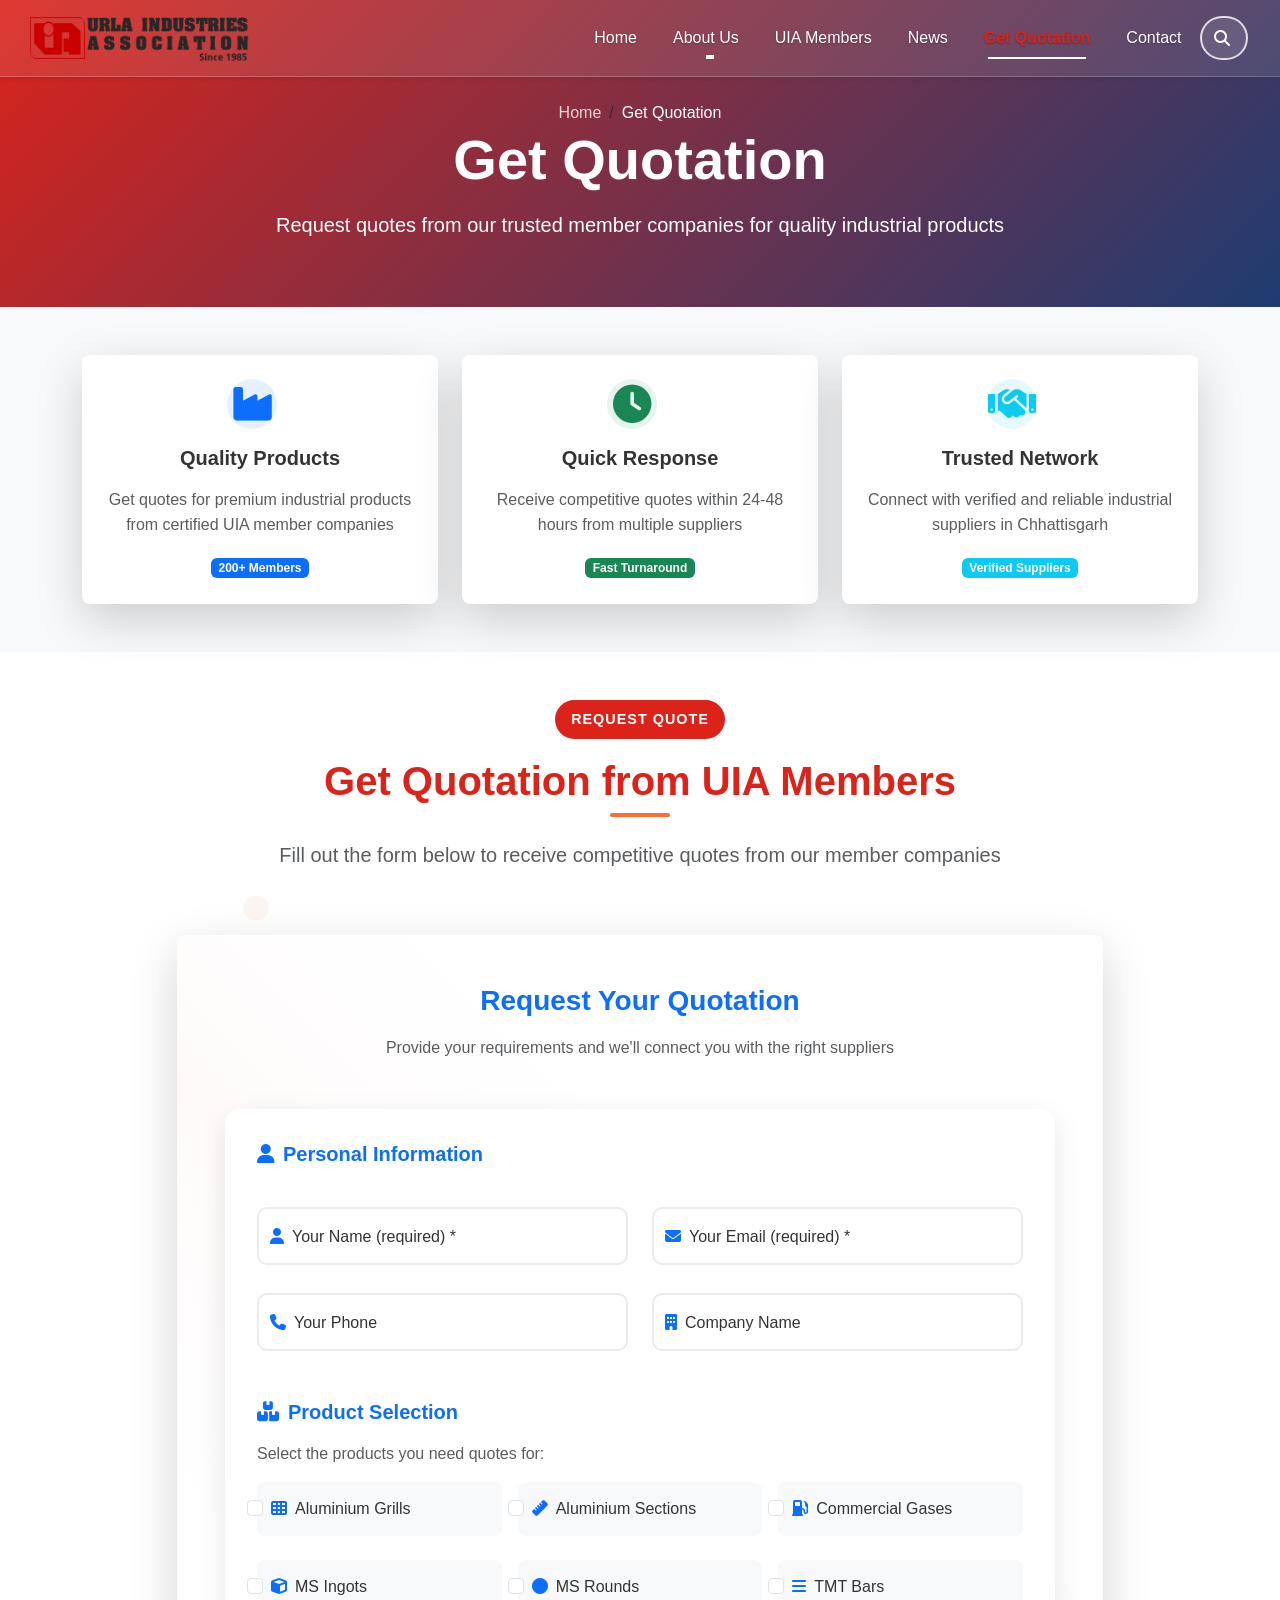
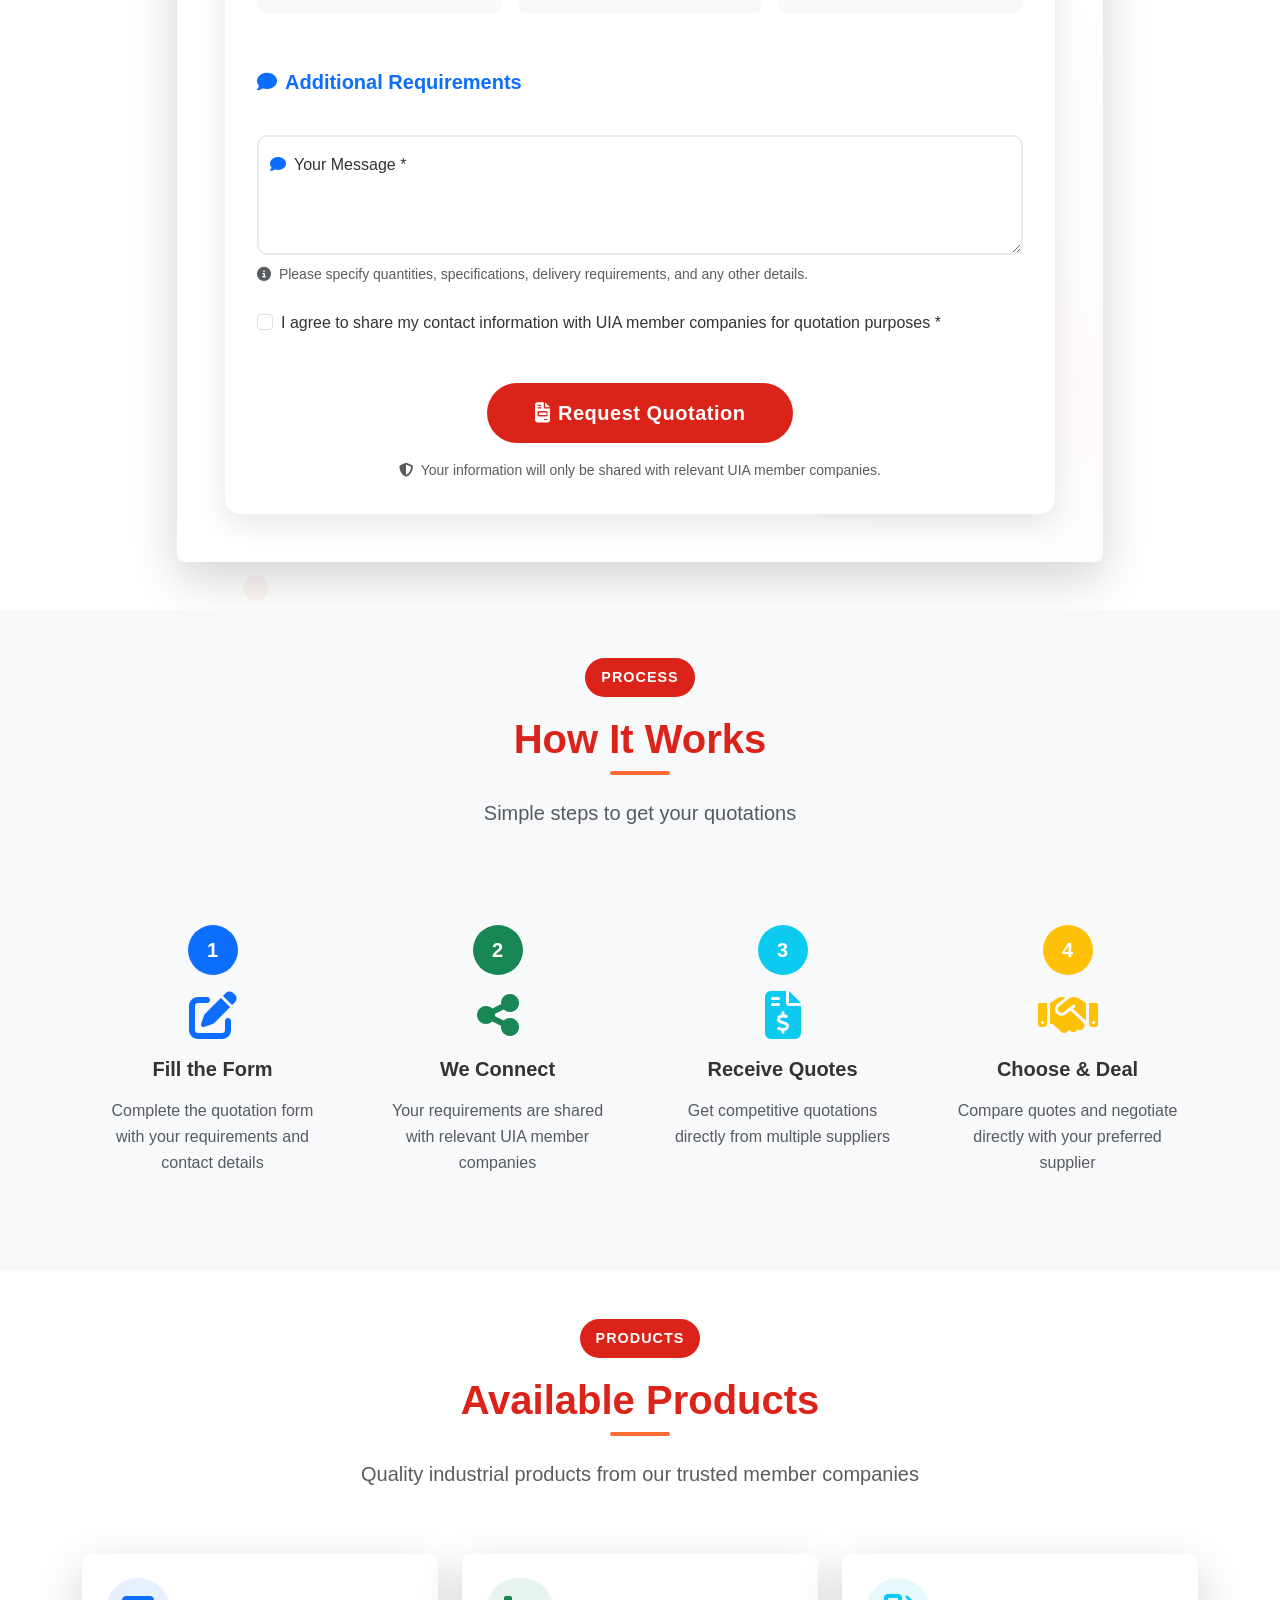
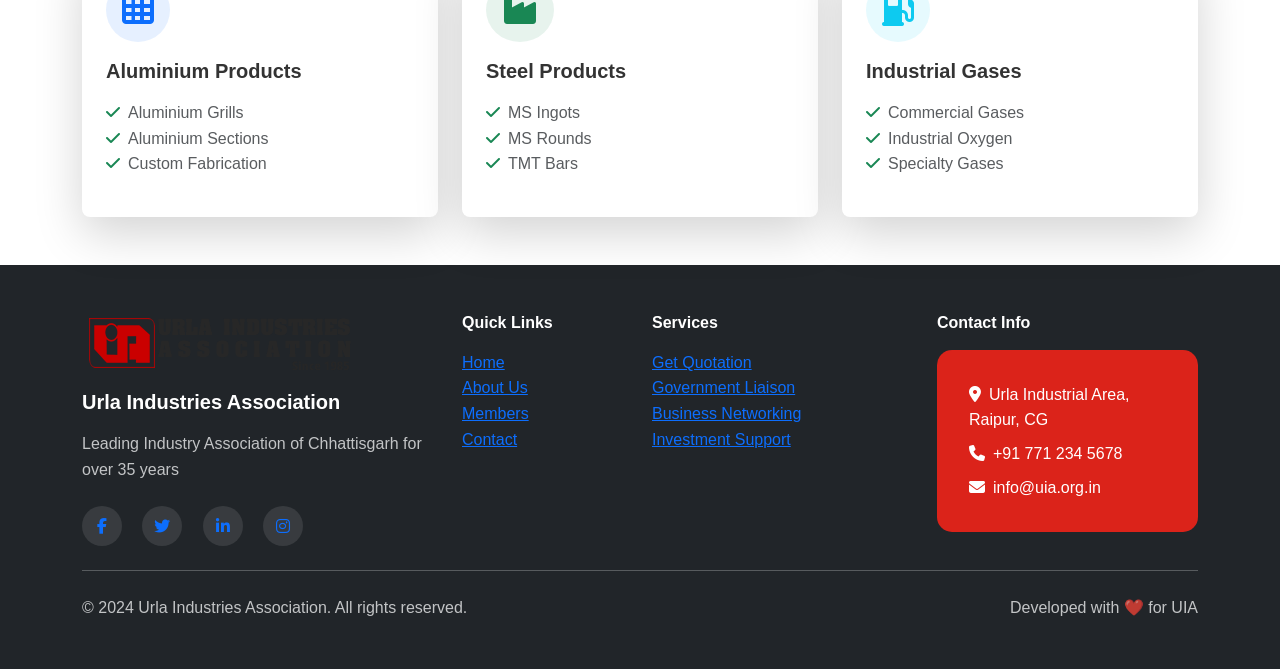
<file: get-quotation.html>
<!DOCTYPE html>
<html lang="en">
<head>
    <meta charset="UTF-8">
    <meta name="viewport" content="width=device-width, initial-scale=1.0">
    <title>Get Quotation - Urla Industries Association</title>
    
    <!-- Bootstrap CSS -->
    <link href="https://cdn.jsdelivr.net/npm/bootstrap@5.3.0/dist/css/bootstrap.min.css" rel="stylesheet">
    <!-- Font Awesome -->
    <link rel="stylesheet" href="https://cdnjs.cloudflare.com/ajax/libs/font-awesome/6.4.0/css/all.min.css">
    <!-- AOS Animation -->
    <link href="https://unpkg.com/aos@2.3.1/dist/aos.css" rel="stylesheet">
    <!-- Custom CSS -->
    <link rel="stylesheet" href="css/style.css">
</head>
<body>
    <!-- Navigation -->
    <nav class="navbar navbar-expand-lg navbar-light bg-white shadow-sm fixed-top">
        <div class="container-fluid px-3 px-lg-4">
            <a class="navbar-brand" href="index.html">
                <img src="uialogo.png" alt="UIA Logo" class="navbar-logo me-2">
            </a>

            <div class="navbar-actions d-flex align-items-center order-lg-3">
                <button class="btn btn-outline-primary search-btn me-2 d-none d-lg-inline-flex" data-bs-toggle="modal" data-bs-target="#searchModal" aria-label="Search">
                    <i class="fas fa-search"></i>
                    <span class="d-none d-xl-inline ms-1"></span>
                </button>

                <button class="navbar-toggler border-0" type="button" data-bs-toggle="collapse" data-bs-target="#navbarNav" aria-controls="navbarNav" aria-expanded="false" aria-label="Toggle navigation">
                    <span class="navbar-toggler-icon"></span>
                </button>
            </div>

            <div class="collapse navbar-collapse order-lg-2" id="navbarNav">
                <ul class="navbar-nav ms-auto">
                    <li class="nav-item">
                        <a class="nav-link" href="index.html">
                            <i class="fas fa-home d-lg-none me-2"></i>Home
                        </a>
                    </li>
                    <li class="nav-item dropdown">
                        <a class="nav-link dropdown-toggle" href="#" id="aboutDropdown" role="button" data-bs-toggle="dropdown" aria-expanded="false">
                            <i class="fas fa-info-circle d-lg-none me-2"></i>About Us
                        </a>
                        <ul class="dropdown-menu dropdown-menu-end">
                            <li><a class="dropdown-item" href="about-us.html">
                                <i class="fas fa-info-circle me-2"></i>About UIA
                            </a></li>
                            <li><a class="dropdown-item" href="office-bearers.html">
                                <i class="fas fa-users me-2"></i>Office Bearers
                            </a></li>
                            <li><a class="dropdown-item" href="executive-committee.html">
                                <i class="fas fa-user-tie me-2"></i>Executive Committee
                            </a></li>
                        </ul>
                    </li>
                    <li class="nav-item">
                        <a class="nav-link" href="uia-members.html">
                            <i class="fas fa-building d-lg-none me-2"></i>UIA Members
                        </a>
                    </li>
                    <li class="nav-item">
                        <a class="nav-link" href="news.html">
                            <i class="fas fa-newspaper d-lg-none me-2"></i>News
                        </a>
                    </li>
                    <li class="nav-item">
                        <a class="nav-link active" href="get-quotation.html">
                            <i class="fas fa-file-invoice d-lg-none me-2"></i>Get Quotation
                        </a>
                    </li>
                    <li class="nav-item">
                        <a class="nav-link" href="contact.html">
                            <i class="fas fa-envelope d-lg-none me-2"></i>Contact
                        </a>
                    </li>
                    <li class="nav-item d-lg-none">
                        <a class="nav-link" href="#" data-bs-toggle="modal" data-bs-target="#searchModal">
                            <i class="fas fa-search me-2"></i>Search
                        </a>
                    </li>
                </ul>
            </div>
        </div>
    </nav>

    <!-- Page Header -->
    <section class="page-header">
        <div class="container">
            <div class="row">
                <div class="col-12 text-center" data-aos="fade-up">
                    <nav aria-label="breadcrumb">
                        <ol class="breadcrumb justify-content-center">
                            <li class="breadcrumb-item"><a href="index.html">Home</a></li>
                            <li class="breadcrumb-item active" aria-current="page">Get Quotation</li>
                        </ol>
                    </nav>
                    <h1 class="display-4 fw-bold mb-3">Get Quotation</h1>
                    <p class="lead">Request quotes from our trusted member companies for quality industrial products</p>
                </div>
            </div>
        </div>
    </section>

    <!-- Quotation Info Cards -->
    <section class="py-5 bg-light">
        <div class="container">
            <div class="row g-4">
                <div class="col-lg-4" data-aos="fade-up" data-aos-delay="100">
                    <div class="contact-info-card bg-white p-4 rounded-3 shadow-lg text-center h-100 border-0">
                        <div class="contact-icon bg-primary bg-opacity-10 p-3 rounded-circle d-inline-flex mb-3">
                            <i class="fas fa-industry text-primary fa-2x"></i>
                        </div>
                        <h5 class="fw-bold mb-3">Quality Products</h5>
                        <p class="text-muted mb-3">Get quotes for premium industrial products from certified UIA member companies</p>
                        <div class="badge bg-primary text-white">200+ Members</div>
                    </div>
                </div>
                <div class="col-lg-4" data-aos="fade-up" data-aos-delay="200">
                    <div class="contact-info-card bg-white p-4 rounded-3 shadow-lg text-center h-100 border-0">
                        <div class="contact-icon bg-success bg-opacity-10 p-3 rounded-circle d-inline-flex mb-3">
                            <i class="fas fa-clock text-success fa-2x"></i>
                        </div>
                        <h5 class="fw-bold mb-3">Quick Response</h5>
                        <p class="text-muted mb-3">Receive competitive quotes within 24-48 hours from multiple suppliers</p>
                        <div class="badge bg-success text-white">Fast Turnaround</div>
                    </div>
                </div>
                <div class="col-lg-4" data-aos="fade-up" data-aos-delay="300">
                    <div class="contact-info-card bg-white p-4 rounded-3 shadow-lg text-center h-100 border-0">
                        <div class="contact-icon bg-info bg-opacity-10 p-3 rounded-circle d-inline-flex mb-3">
                            <i class="fas fa-handshake text-info fa-2x"></i>
                        </div>
                        <h5 class="fw-bold mb-3">Trusted Network</h5>
                        <p class="text-muted mb-3">Connect with verified and reliable industrial suppliers in Chhattisgarh</p>
                        <div class="badge bg-info text-white">Verified Suppliers</div>
                    </div>
                </div>
            </div>
        </div>
    </section>

    <!-- Quotation Form Section -->
    <section class="py-5 position-relative overflow-hidden">
        <div class="contact-bg-pattern"></div>
        <div class="container position-relative">
            <div class="row">
                <div class="col-12 text-center mb-5" data-aos="fade-up">
                    <span class="section-badge">Request Quote</span>
                    <h2 class="section-title">Get Quotation from UIA Members</h2>
                    <p class="lead text-muted">Fill out the form below to receive competitive quotes from our member companies</p>
                </div>
            </div>

            <div class="row">
                <div class="col-lg-10 mx-auto">
                    <div class="contact-form-wrapper bg-white p-5 rounded-3 shadow-lg border-0 position-relative overflow-hidden" data-aos="fade-up">
                        <div class="form-bg-pattern"></div>
                        <div class="position-relative">
                            <div class="text-center mb-5">
                                <h3 class="text-primary fw-bold mb-3">Request Your Quotation</h3>
                                <p class="text-muted">Provide your requirements and we'll connect you with the right suppliers</p>
                            </div>

                            <form id="quotationForm" class="contact-form">
                                <!-- Personal Information -->
                                <div class="row g-4">
                                    <div class="col-12">
                                        <h5 class="text-primary fw-bold mb-3">
                                            <i class="fas fa-user me-2"></i>Personal Information
                                        </h5>
                                    </div>
                                    <div class="col-md-6">
                                        <div class="form-floating">
                                            <input type="text" class="form-control" id="fullName" name="fullName" placeholder="Your Name" required>
                                            <label for="fullName"><i class="fas fa-user me-2 text-primary"></i>Your Name (required) *</label>
                                        </div>
                                    </div>
                                    <div class="col-md-6">
                                        <div class="form-floating">
                                            <input type="email" class="form-control" id="email" name="email" placeholder="Your Email" required>
                                            <label for="email"><i class="fas fa-envelope me-2 text-primary"></i>Your Email (required) *</label>
                                        </div>
                                    </div>
                                </div>

                                <div class="row g-4 mt-1">
                                    <div class="col-md-6">
                                        <div class="form-floating">
                                            <input type="tel" class="form-control" id="phone" name="phone" placeholder="Your Phone">
                                            <label for="phone"><i class="fas fa-phone me-2 text-primary"></i>Your Phone</label>
                                        </div>
                                    </div>
                                    <div class="col-md-6">
                                        <div class="form-floating">
                                            <input type="text" class="form-control" id="company" name="company" placeholder="Company Name">
                                            <label for="company"><i class="fas fa-building me-2 text-primary"></i>Company Name</label>
                                        </div>
                                    </div>
                                </div>

                                <!-- Product Selection -->
                                <div class="row g-4 mt-4">
                                    <div class="col-12">
                                        <h5 class="text-primary fw-bold mb-3">
                                            <i class="fas fa-boxes me-2"></i>Product Selection
                                        </h5>
                                        <p class="text-muted mb-3">Select the products you need quotes for:</p>
                                    </div>
                                </div>

                                <div class="row g-3">
                                    <div class="col-md-4">
                                        <div class="form-check product-check">
                                            <input class="form-check-input" type="checkbox" id="aluminiumGrills" name="products[]" value="Aluminium Grills">
                                            <label class="form-check-label" for="aluminiumGrills">
                                                <i class="fas fa-th me-2 text-primary"></i>Aluminium Grills
                                            </label>
                                        </div>
                                    </div>
                                    <div class="col-md-4">
                                        <div class="form-check product-check">
                                            <input class="form-check-input" type="checkbox" id="aluminiumSections" name="products[]" value="Aluminium Sections">
                                            <label class="form-check-label" for="aluminiumSections">
                                                <i class="fas fa-ruler me-2 text-primary"></i>Aluminium Sections
                                            </label>
                                        </div>
                                    </div>
                                    <div class="col-md-4">
                                        <div class="form-check product-check">
                                            <input class="form-check-input" type="checkbox" id="commercialGases" name="products[]" value="Commercial Gases">
                                            <label class="form-check-label" for="commercialGases">
                                                <i class="fas fa-gas-pump me-2 text-primary"></i>Commercial Gases
                                            </label>
                                        </div>
                                    </div>
                                    <div class="col-md-4">
                                        <div class="form-check product-check">
                                            <input class="form-check-input" type="checkbox" id="msIngots" name="products[]" value="MS Ingots">
                                            <label class="form-check-label" for="msIngots">
                                                <i class="fas fa-cube me-2 text-primary"></i>MS Ingots
                                            </label>
                                        </div>
                                    </div>
                                    <div class="col-md-4">
                                        <div class="form-check product-check">
                                            <input class="form-check-input" type="checkbox" id="msRounds" name="products[]" value="MS Rounds">
                                            <label class="form-check-label" for="msRounds">
                                                <i class="fas fa-circle me-2 text-primary"></i>MS Rounds
                                            </label>
                                        </div>
                                    </div>
                                    <div class="col-md-4">
                                        <div class="form-check product-check">
                                            <input class="form-check-input" type="checkbox" id="tmtBars" name="products[]" value="TMT Bars">
                                            <label class="form-check-label" for="tmtBars">
                                                <i class="fas fa-bars me-2 text-primary"></i>TMT Bars
                                            </label>
                                        </div>
                                    </div>
                                </div>

                                <!-- Message Section -->
                                <div class="row g-4 mt-4">
                                    <div class="col-12">
                                        <h5 class="text-primary fw-bold mb-3">
                                            <i class="fas fa-comment me-2"></i>Additional Requirements
                                        </h5>
                                    </div>
                                    <div class="col-12">
                                        <div class="form-floating">
                                            <textarea class="form-control" id="message" name="message" placeholder="Your Message" style="height: 120px" required></textarea>
                                            <label for="message"><i class="fas fa-comment me-2 text-primary"></i>Your Message *</label>
                                        </div>
                                        <div class="form-text mt-2">
                                            <i class="fas fa-info-circle me-1"></i>
                                            Please specify quantities, specifications, delivery requirements, and any other details.
                                        </div>
                                    </div>
                                </div>

                                <!-- Terms and Submit -->
                                <div class="mt-4">
                                    <div class="form-check">
                                        <input class="form-check-input" type="checkbox" id="terms" name="terms" required>
                                        <label class="form-check-label" for="terms">
                                            I agree to share my contact information with UIA member companies for quotation purposes *
                                        </label>
                                    </div>
                                </div>

                                <div class="text-center mt-5">
                                    <button type="submit" class="btn btn-primary btn-lg px-5 py-3 rounded-pill">
                                        <i class="fas fa-file-invoice me-2"></i>Request Quotation
                                    </button>
                                    <div class="mt-3">
                                        <small class="text-muted">
                                            <i class="fas fa-shield-alt me-1"></i>
                                            Your information will only be shared with relevant UIA member companies.
                                        </small>
                                    </div>
                                </div>
                            </form>
                        </div>
                    </div>
                </div>
            </div>
        </div>
    </section>

    <!-- How It Works Section -->
    <section class="py-5 bg-light">
        <div class="container">
            <div class="row">
                <div class="col-12 text-center mb-5" data-aos="fade-up">
                    <span class="section-badge">Process</span>
                    <h2 class="section-title">How It Works</h2>
                    <p class="lead text-muted">Simple steps to get your quotations</p>
                </div>
            </div>
            <div class="row g-4">
                <div class="col-lg-3 col-md-6" data-aos="fade-up" data-aos-delay="100">
                    <div class="process-step text-center">
                        <div class="step-number bg-primary text-white rounded-circle d-inline-flex align-items-center justify-content-center mb-3">
                            <span class="fw-bold">1</span>
                        </div>
                        <div class="step-icon mb-3">
                            <i class="fas fa-edit fa-3x text-primary"></i>
                        </div>
                        <h5 class="fw-bold mb-3">Fill the Form</h5>
                        <p class="text-muted">Complete the quotation form with your requirements and contact details</p>
                    </div>
                </div>
                <div class="col-lg-3 col-md-6" data-aos="fade-up" data-aos-delay="200">
                    <div class="process-step text-center">
                        <div class="step-number bg-success text-white rounded-circle d-inline-flex align-items-center justify-content-center mb-3">
                            <span class="fw-bold">2</span>
                        </div>
                        <div class="step-icon mb-3">
                            <i class="fas fa-share-alt fa-3x text-success"></i>
                        </div>
                        <h5 class="fw-bold mb-3">We Connect</h5>
                        <p class="text-muted">Your requirements are shared with relevant UIA member companies</p>
                    </div>
                </div>
                <div class="col-lg-3 col-md-6" data-aos="fade-up" data-aos-delay="300">
                    <div class="process-step text-center">
                        <div class="step-number bg-info text-white rounded-circle d-inline-flex align-items-center justify-content-center mb-3">
                            <span class="fw-bold">3</span>
                        </div>
                        <div class="step-icon mb-3">
                            <i class="fas fa-file-invoice-dollar fa-3x text-info"></i>
                        </div>
                        <h5 class="fw-bold mb-3">Receive Quotes</h5>
                        <p class="text-muted">Get competitive quotations directly from multiple suppliers</p>
                    </div>
                </div>
                <div class="col-lg-3 col-md-6" data-aos="fade-up" data-aos-delay="400">
                    <div class="process-step text-center">
                        <div class="step-number bg-warning text-white rounded-circle d-inline-flex align-items-center justify-content-center mb-3">
                            <span class="fw-bold">4</span>
                        </div>
                        <div class="step-icon mb-3">
                            <i class="fas fa-handshake fa-3x text-warning"></i>
                        </div>
                        <h5 class="fw-bold mb-3">Choose & Deal</h5>
                        <p class="text-muted">Compare quotes and negotiate directly with your preferred supplier</p>
                    </div>
                </div>
            </div>
        </div>
    </section>

    <!-- Featured Products Section -->
    <section class="py-5">
        <div class="container">
            <div class="row">
                <div class="col-12 text-center mb-5" data-aos="fade-up">
                    <span class="section-badge">Products</span>
                    <h2 class="section-title">Available Products</h2>
                    <p class="lead text-muted">Quality industrial products from our trusted member companies</p>
                </div>
            </div>
            <div class="row g-4">
                <div class="col-lg-4 col-md-6" data-aos="fade-up" data-aos-delay="100">
                    <div class="product-card bg-white p-4 rounded-3 shadow-lg border-0 h-100">
                        <div class="product-icon bg-primary bg-opacity-10 p-3 rounded-circle d-inline-flex mb-3">
                            <i class="fas fa-th text-primary fa-2x"></i>
                        </div>
                        <h5 class="fw-bold mb-3">Aluminium Products</h5>
                        <ul class="list-unstyled text-muted">
                            <li><i class="fas fa-check text-success me-2"></i>Aluminium Grills</li>
                            <li><i class="fas fa-check text-success me-2"></i>Aluminium Sections</li>
                            <li><i class="fas fa-check text-success me-2"></i>Custom Fabrication</li>
                        </ul>
                    </div>
                </div>
                <div class="col-lg-4 col-md-6" data-aos="fade-up" data-aos-delay="200">
                    <div class="product-card bg-white p-4 rounded-3 shadow-lg border-0 h-100">
                        <div class="product-icon bg-success bg-opacity-10 p-3 rounded-circle d-inline-flex mb-3">
                            <i class="fas fa-industry text-success fa-2x"></i>
                        </div>
                        <h5 class="fw-bold mb-3">Steel Products</h5>
                        <ul class="list-unstyled text-muted">
                            <li><i class="fas fa-check text-success me-2"></i>MS Ingots</li>
                            <li><i class="fas fa-check text-success me-2"></i>MS Rounds</li>
                            <li><i class="fas fa-check text-success me-2"></i>TMT Bars</li>
                        </ul>
                    </div>
                </div>
                <div class="col-lg-4 col-md-6" data-aos="fade-up" data-aos-delay="300">
                    <div class="product-card bg-white p-4 rounded-3 shadow-lg border-0 h-100">
                        <div class="product-icon bg-info bg-opacity-10 p-3 rounded-circle d-inline-flex mb-3">
                            <i class="fas fa-gas-pump text-info fa-2x"></i>
                        </div>
                        <h5 class="fw-bold mb-3">Industrial Gases</h5>
                        <ul class="list-unstyled text-muted">
                            <li><i class="fas fa-check text-success me-2"></i>Commercial Gases</li>
                            <li><i class="fas fa-check text-success me-2"></i>Industrial Oxygen</li>
                            <li><i class="fas fa-check text-success me-2"></i>Specialty Gases</li>
                        </ul>
                    </div>
                </div>
            </div>
        </div>
    </section>

    <!-- Footer -->
    <footer class="bg-dark text-light py-5">
        <div class="container">
            <div class="row g-4">
                <div class="col-lg-4">
                    <div class="footer-brand mb-4">
                        <img src="uialogo.png" alt="UIA Logo" class="footer-logo mb-3" style="height: 60px;">
                        <h5 class="text-white fw-bold">Urla Industries Association</h5>
                        <p class="text-light opacity-75">Leading Industry Association of Chhattisgarh for over 35 years</p>
                    </div>
                    <div class="social-links">
                        <a href="#" class="social-link me-3"><i class="fab fa-facebook-f"></i></a>
                        <a href="#" class="social-link me-3"><i class="fab fa-twitter"></i></a>
                        <a href="#" class="social-link me-3"><i class="fab fa-linkedin-in"></i></a>
                        <a href="#" class="social-link"><i class="fab fa-instagram"></i></a>
                    </div>
                </div>
                <div class="col-lg-2 col-md-6">
                    <h6 class="text-white fw-bold mb-3">Quick Links</h6>
                    <ul class="list-unstyled footer-links">
                        <li><a href="index.html">Home</a></li>
                        <li><a href="about-us.html">About Us</a></li>
                        <li><a href="uia-members.html">Members</a></li>
                        <li><a href="contact.html">Contact</a></li>
                    </ul>
                </div>
                <div class="col-lg-3 col-md-6">
                    <h6 class="text-white fw-bold mb-3">Services</h6>
                    <ul class="list-unstyled footer-links">
                        <li><a href="get-quotation.html">Get Quotation</a></li>
                        <li><a href="#">Government Liaison</a></li>
                        <li><a href="#">Business Networking</a></li>
                        <li><a href="#">Investment Support</a></li>
                    </ul>
                </div>
                <div class="col-lg-3">
                    <h6 class="text-white fw-bold mb-3">Contact Info</h6>
                    <div class="contact-info">
                        <p class="mb-2"><i class="fas fa-map-marker-alt me-2"></i>Urla Industrial Area, Raipur, CG</p>
                        <p class="mb-2"><i class="fas fa-phone me-2"></i>+91 771 234 5678</p>
                        <p class="mb-0"><i class="fas fa-envelope me-2"></i>info@uia.org.in</p>
                    </div>
                </div>
            </div>
            <hr class="my-4 opacity-25">
            <div class="row align-items-center">
                <div class="col-md-6">
                    <p class="mb-0 opacity-75">&copy; 2024 Urla Industries Association. All rights reserved.</p>
                </div>
                <div class="col-md-6 text-md-end">
                    <p class="mb-0 opacity-75">Developed with ❤️ for UIA</p>
                </div>
            </div>
        </div>
    </footer>

    <!-- Search Modal -->
    <div class="modal fade" id="searchModal" tabindex="-1" aria-labelledby="searchModalLabel" aria-hidden="true">
        <div class="modal-dialog modal-lg">
            <div class="modal-content">
                <div class="modal-header border-0">
                    <h5 class="modal-title" id="searchModalLabel">
                        <i class="fas fa-search me-2"></i>Search UIA
                    </h5>
                    <button type="button" class="btn-close" data-bs-dismiss="modal" aria-label="Close"></button>
                </div>
                <div class="modal-body">
                    <div class="search-form">
                        <div class="input-group input-group-lg">
                            <input type="text" class="form-control" placeholder="Search for members, services, or information..." id="searchInput">
                            <button class="btn btn-primary" type="button" id="searchButton">
                                <i class="fas fa-search"></i>
                            </button>
                        </div>
                    </div>
                    <div class="search-suggestions mt-4">
                        <h6 class="text-muted mb-3">Popular Searches:</h6>
                        <div class="d-flex flex-wrap gap-2">
                            <span class="badge bg-light text-dark">Steel Companies</span>
                            <span class="badge bg-light text-dark">Aluminium Suppliers</span>
                            <span class="badge bg-light text-dark">Chemical Industries</span>
                            <span class="badge bg-light text-dark">Power Companies</span>
                        </div>
                    </div>
                </div>
            </div>
        </div>
    </div>

    <!-- Success Modal -->
    <div class="modal fade" id="successModal" tabindex="-1" aria-labelledby="successModalLabel" aria-hidden="true">
        <div class="modal-dialog">
            <div class="modal-content">
                <div class="modal-header border-0 text-center">
                    <div class="w-100">
                        <div class="success-icon mb-3">
                            <i class="fas fa-check-circle fa-4x text-success"></i>
                        </div>
                        <h5 class="modal-title text-success fw-bold" id="successModalLabel">Quotation Request Submitted!</h5>
                    </div>
                </div>
                <div class="modal-body text-center">
                    <p class="mb-4">Thank you for your quotation request. We have successfully received your requirements and will share them with relevant UIA member companies.</p>
                    <div class="alert alert-info">
                        <i class="fas fa-info-circle me-2"></i>
                        You can expect to receive quotations within <strong>24-48 hours</strong> directly from our member companies.
                    </div>
                </div>
                <div class="modal-footer border-0 justify-content-center">
                    <button type="button" class="btn btn-primary" data-bs-dismiss="modal">
                        <i class="fas fa-check me-2"></i>Got it!
                    </button>
                </div>
            </div>
        </div>
    </div>

    <!-- Bootstrap JS -->
    <script src="https://cdn.jsdelivr.net/npm/bootstrap@5.3.0/dist/js/bootstrap.bundle.min.js"></script>
    <!-- AOS Animation -->
    <script src="https://unpkg.com/aos@2.3.1/dist/aos.js"></script>
    <!-- Custom JS -->
    <script src="js/script.js"></script>
    <script src="js/quotation.js"></script>
</body>
</html>
</file>
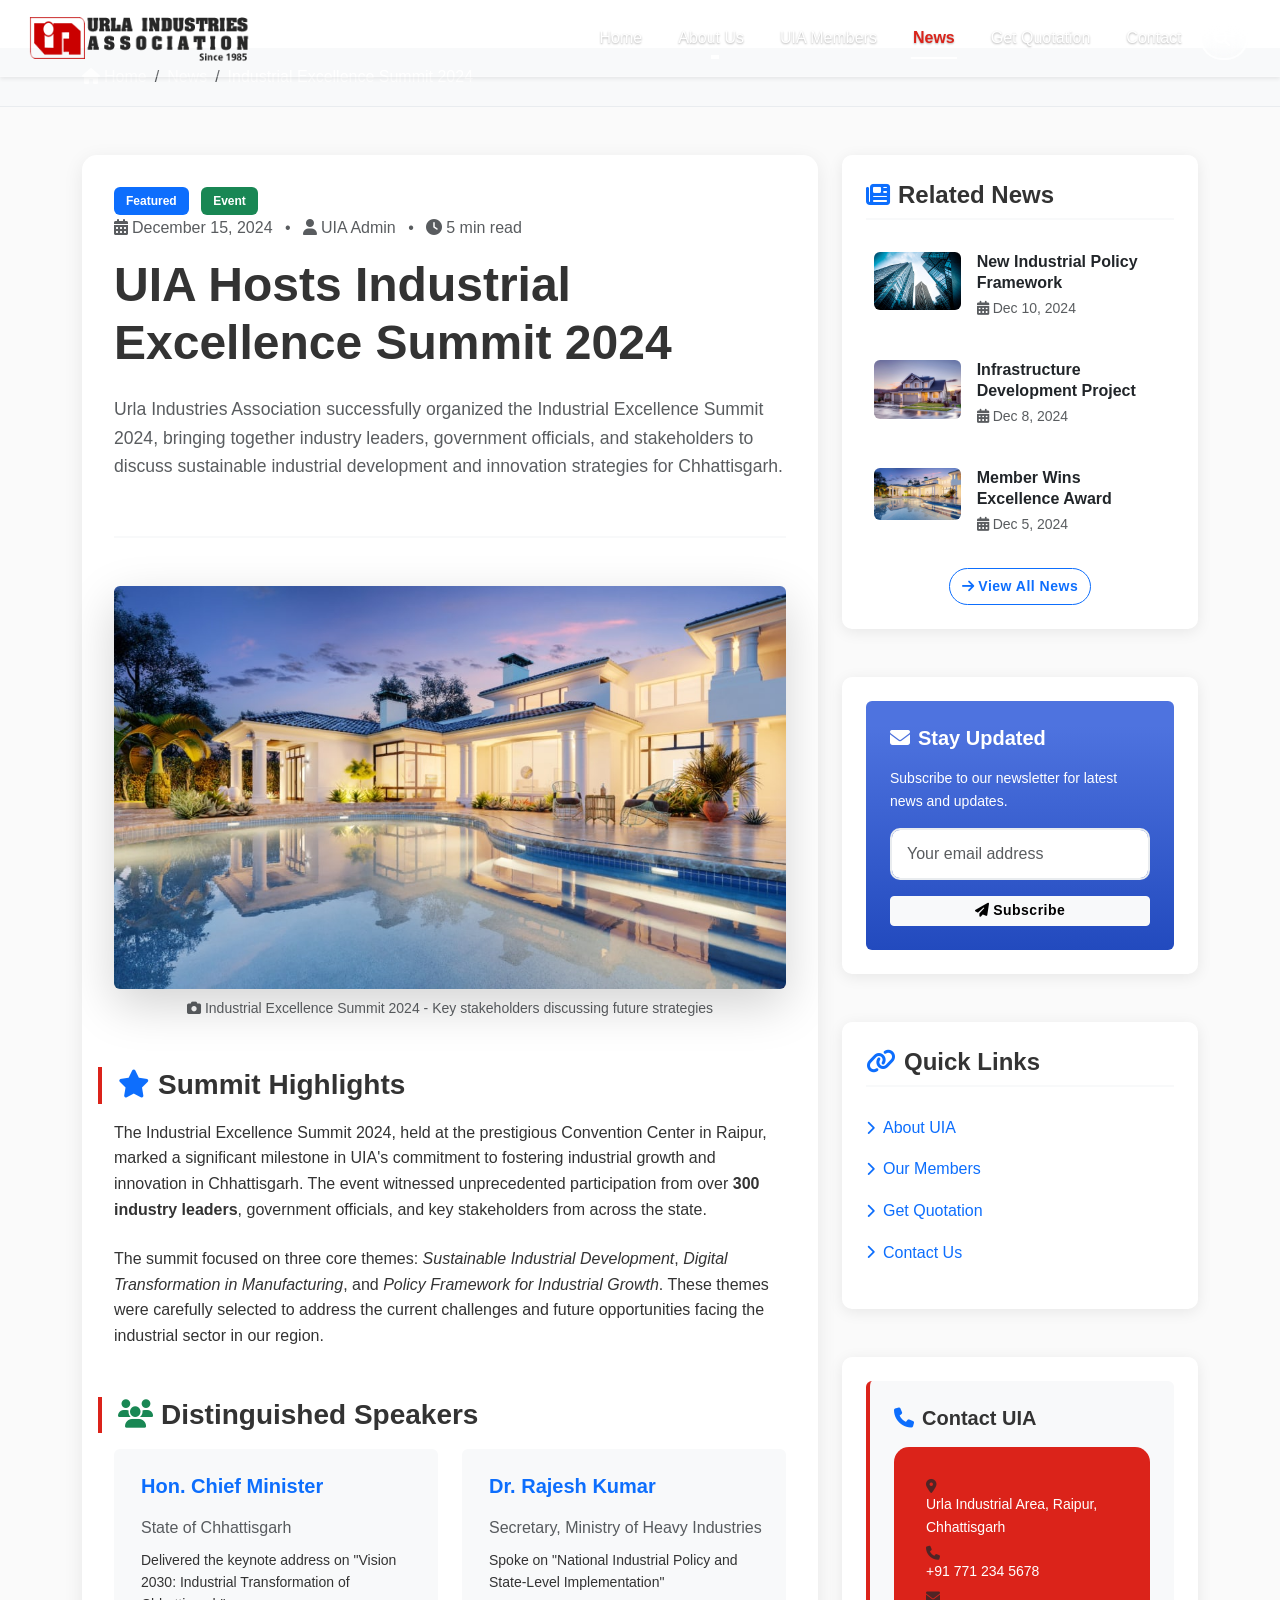
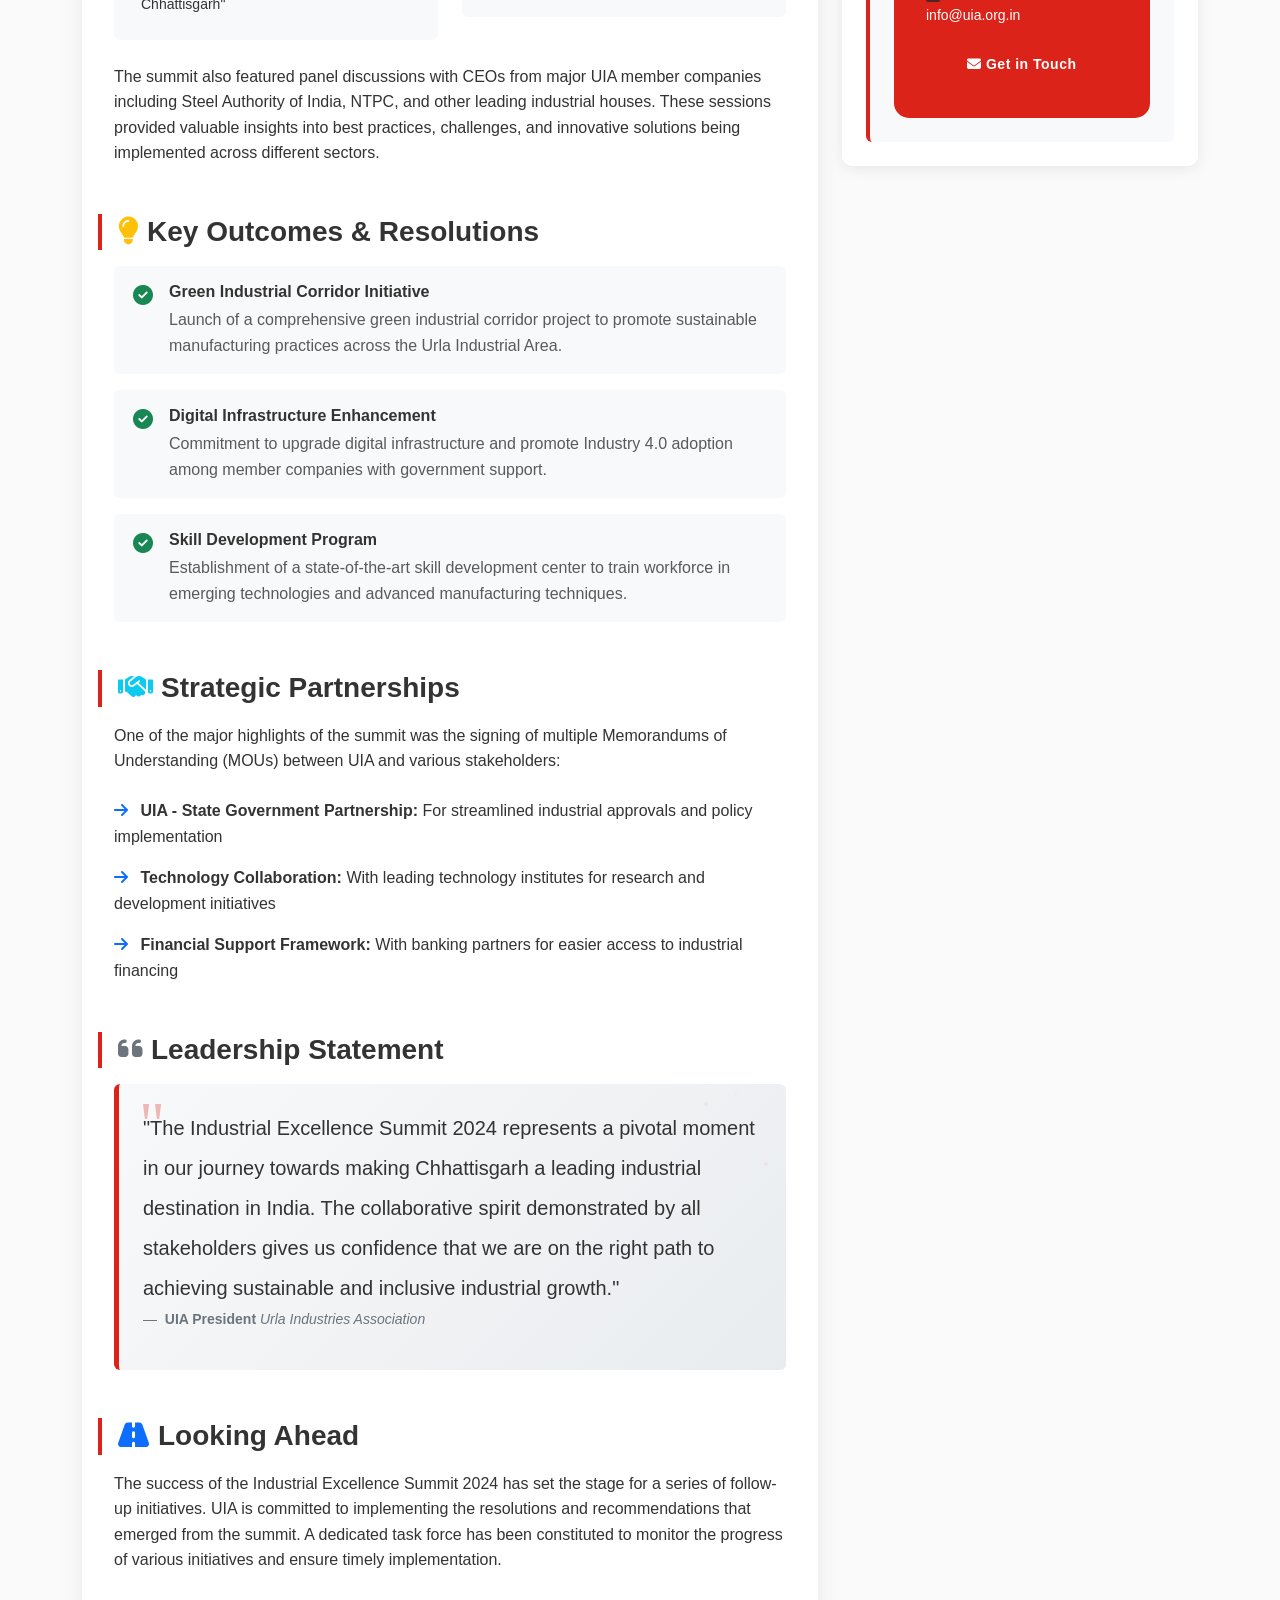
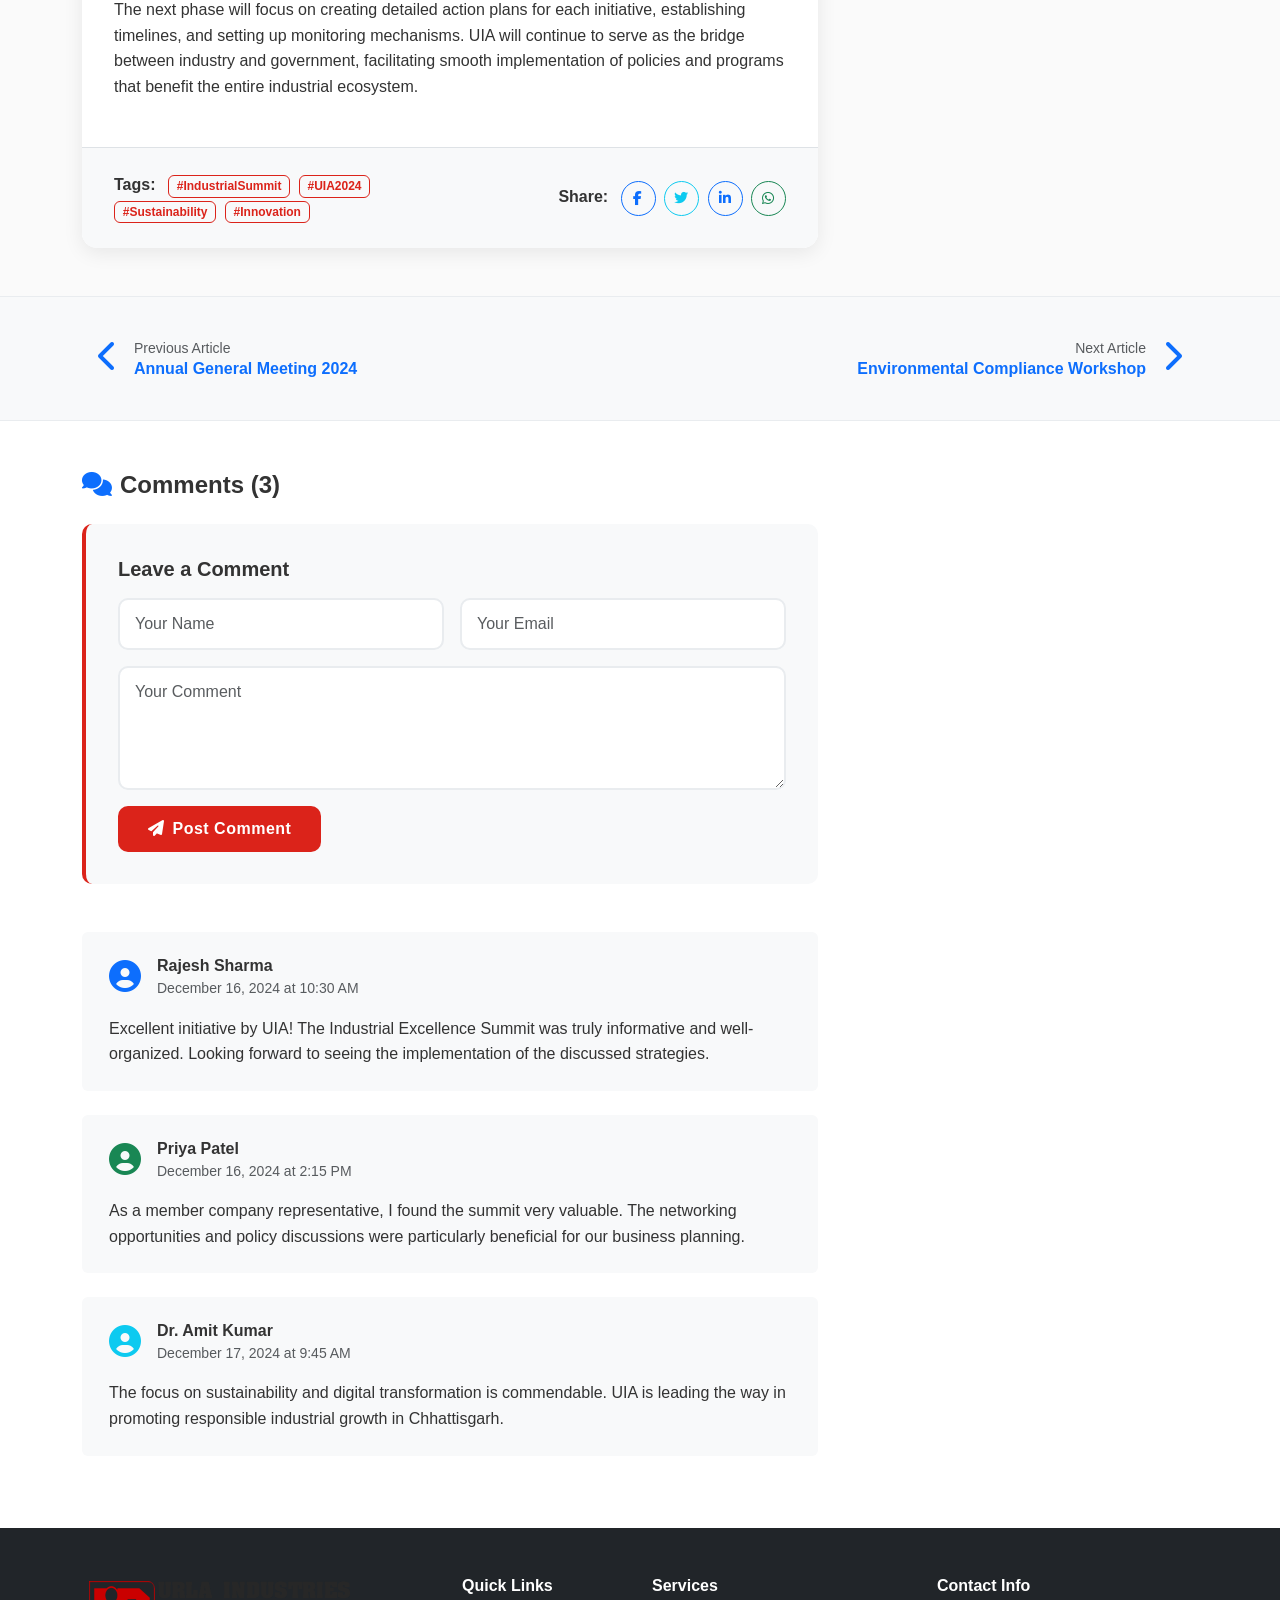
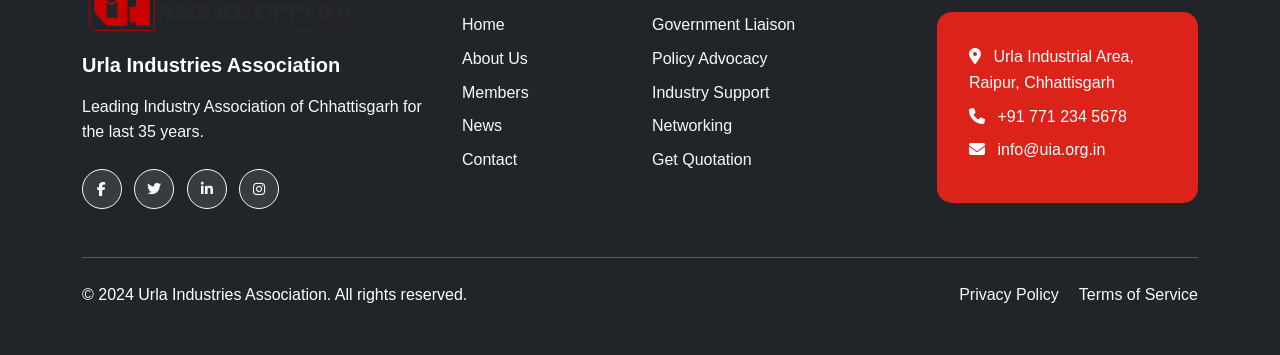
<file: news-detail.html>
<!DOCTYPE html>
<html lang="en">
<head>
    <meta charset="UTF-8">
    <meta name="viewport" content="width=device-width, initial-scale=1.0">
    <title>UIA Hosts Industrial Excellence Summit 2024 - Urla Industries Association</title>
    
    <!-- Bootstrap CSS -->
    <link href="https://cdn.jsdelivr.net/npm/bootstrap@5.3.0/dist/css/bootstrap.min.css" rel="stylesheet">
    <!-- Font Awesome -->
    <link rel="stylesheet" href="https://cdnjs.cloudflare.com/ajax/libs/font-awesome/6.4.0/css/all.min.css">
    <!-- AOS Animation -->
    <link href="https://unpkg.com/aos@2.3.1/dist/aos.css" rel="stylesheet">
    <!-- Custom CSS -->
    <link rel="stylesheet" href="css/style.css">
</head>
<body>
    <!-- Navigation -->
    <nav class="navbar navbar-expand-lg navbar-light bg-white shadow-sm fixed-top">
        <div class="container-fluid px-3 px-lg-4">
            <a class="navbar-brand" href="index.html">
                <img src="uialogo.png" alt="UIA Logo" class="navbar-logo me-2">
            </a>

            <div class="navbar-actions d-flex align-items-center order-lg-3">
                <button class="btn btn-outline-primary search-btn me-2 d-none d-lg-inline-flex" data-bs-toggle="modal" data-bs-target="#searchModal" aria-label="Search">
                    <i class="fas fa-search"></i>
                    <span class="d-none d-xl-inline ms-1"></span>
                </button>

                <button class="navbar-toggler border-0" type="button" data-bs-toggle="collapse" data-bs-target="#navbarNav" aria-controls="navbarNav" aria-expanded="false" aria-label="Toggle navigation">
                    <span class="navbar-toggler-icon"></span>
                </button>
            </div>

            <div class="collapse navbar-collapse order-lg-2" id="navbarNav">
                <ul class="navbar-nav ms-auto">
                    <li class="nav-item">
                        <a class="nav-link" href="index.html">
                            <i class="fas fa-home d-lg-none me-2"></i>Home
                        </a>
                    </li>
                    <li class="nav-item dropdown">
                        <a class="nav-link dropdown-toggle" href="#" id="aboutDropdown" role="button" data-bs-toggle="dropdown" aria-expanded="false">
                            <i class="fas fa-info-circle d-lg-none me-2"></i>About Us
                        </a>
                        <ul class="dropdown-menu dropdown-menu-end">
                            <li><a class="dropdown-item" href="about-us.html">
                                <i class="fas fa-info-circle me-2"></i>About UIA
                            </a></li>
                            <li><a class="dropdown-item" href="office-bearers.html">
                                <i class="fas fa-users me-2"></i>Office Bearers
                            </a></li>
                            <li><a class="dropdown-item" href="executive-committee.html">
                                <i class="fas fa-user-tie me-2"></i>Executive Committee
                            </a></li>
                        </ul>
                    </li>
                    <li class="nav-item">
                        <a class="nav-link" href="uia-members.html">
                            <i class="fas fa-building d-lg-none me-2"></i>UIA Members
                        </a>
                    </li>
                    <li class="nav-item">
                        <a class="nav-link active" href="news.html">
                            <i class="fas fa-newspaper d-lg-none me-2"></i>News
                        </a>
                    </li>
                    <li class="nav-item">
                        <a class="nav-link" href="get-quotation.html">
                            <i class="fas fa-file-invoice d-lg-none me-2"></i>Get Quotation
                        </a>
                    </li>
                    <li class="nav-item">
                        <a class="nav-link" href="contact.html">
                            <i class="fas fa-envelope d-lg-none me-2"></i>Contact
                        </a>
                    </li>
                    <li class="nav-item d-lg-none">
                        <a class="nav-link" href="#" data-bs-toggle="modal" data-bs-target="#searchModal">
                            <i class="fas fa-search me-2"></i>
                        </a>
                    </li>
                </ul>
            </div>
        </div>
    </nav>

    <!-- Breadcrumb -->
    <section class="breadcrumb-section bg-light py-3 mt-5">
        <div class="container">
            <nav aria-label="breadcrumb">
                <ol class="breadcrumb mb-0">
                    <li class="breadcrumb-item">
                        <a href="index.html" class="text-decoration-none">
                            <i class="fas fa-home me-1"></i>Home
                        </a>
                    </li>
                    <li class="breadcrumb-item">
                        <a href="news.html" class="text-decoration-none">News</a>
                    </li>
                    <li class="breadcrumb-item active" aria-current="page">Industrial Excellence Summit 2024</li>
                </ol>
            </nav>
        </div>
    </section>

    <!-- News Detail Content -->
    <section class="news-detail-section py-5">
        <div class="container">
            <div class="row">
                <!-- Main Content -->
                <div class="col-lg-8" data-aos="fade-up">
                    <article class="news-article">
                        <!-- Article Header -->
                        <header class="article-header mb-5">
                            <div class="article-meta mb-3">
                                <span class="badge bg-primary me-2">Featured</span>
                                <span class="badge bg-success me-2">Event</span>
                                <span class="text-muted">
                                    <i class="fas fa-calendar-alt me-1"></i>December 15, 2024
                                    <span class="mx-2">•</span>
                                    <i class="fas fa-user me-1"></i>UIA Admin
                                    <span class="mx-2">•</span>
                                    <i class="fas fa-clock me-1"></i>5 min read
                                </span>
                            </div>
                            <h1 class="article-title display-5 fw-bold mb-4">
                                UIA Hosts Industrial Excellence Summit 2024
                            </h1>
                            <p class="article-subtitle lead text-muted mb-4">
                                Urla Industries Association successfully organized the Industrial Excellence Summit 2024, bringing together industry leaders, government officials, and stakeholders to discuss sustainable industrial development and innovation strategies for Chhattisgarh.
                            </p>
                        </header>

                        <!-- Featured Image -->
                        <div class="article-image mb-5">
                            <img src="image/AdobeStock_220757323.jpg" class="img-fluid rounded shadow-lg" alt="Industrial Excellence Summit 2024">
                            <figcaption class="text-muted text-center mt-2 small">
                                <i class="fas fa-camera me-1"></i>Industrial Excellence Summit 2024 - Key stakeholders discussing future strategies
                            </figcaption>
                        </div>

                        <!-- Article Content -->
                        <div class="article-content">
                            <div class="content-section mb-5">
                                <h3 class="section-heading fw-bold mb-3">
                                    <i class="fas fa-star text-primary me-2"></i>Summit Highlights
                                </h3>
                                <p class="mb-4">
                                    The Industrial Excellence Summit 2024, held at the prestigious Convention Center in Raipur, marked a significant milestone in UIA's commitment to fostering industrial growth and innovation in Chhattisgarh. The event witnessed unprecedented participation from over <strong>300 industry leaders</strong>, government officials, and key stakeholders from across the state.
                                </p>
                                <p class="mb-4">
                                    The summit focused on three core themes: <em>Sustainable Industrial Development</em>, <em>Digital Transformation in Manufacturing</em>, and <em>Policy Framework for Industrial Growth</em>. These themes were carefully selected to address the current challenges and future opportunities facing the industrial sector in our region.
                                </p>
                            </div>

                            <div class="content-section mb-5">
                                <h3 class="section-heading fw-bold mb-3">
                                    <i class="fas fa-users text-success me-2"></i>Distinguished Speakers
                                </h3>
                                <div class="row g-4 mb-4">
                                    <div class="col-md-6">
                                        <div class="speaker-card bg-light p-4 rounded">
                                            <h5 class="fw-bold text-primary">Hon. Chief Minister</h5>
                                            <p class="text-muted mb-2">State of Chhattisgarh</p>
                                            <p class="small mb-0">Delivered the keynote address on "Vision 2030: Industrial Transformation of Chhattisgarh"</p>
                                        </div>
                                    </div>
                                    <div class="col-md-6">
                                        <div class="speaker-card bg-light p-4 rounded">
                                            <h5 class="fw-bold text-primary">Dr. Rajesh Kumar</h5>
                                            <p class="text-muted mb-2">Secretary, Ministry of Heavy Industries</p>
                                            <p class="small mb-0">Spoke on "National Industrial Policy and State-Level Implementation"</p>
                                        </div>
                                    </div>
                                </div>
                                <p class="mb-4">
                                    The summit also featured panel discussions with CEOs from major UIA member companies including Steel Authority of India, NTPC, and other leading industrial houses. These sessions provided valuable insights into best practices, challenges, and innovative solutions being implemented across different sectors.
                                </p>
                            </div>

                            <div class="content-section mb-5">
                                <h3 class="section-heading fw-bold mb-3">
                                    <i class="fas fa-lightbulb text-warning me-2"></i>Key Outcomes & Resolutions
                                </h3>
                                <div class="outcomes-list">
                                    <div class="outcome-item d-flex align-items-start mb-3 p-3 bg-light rounded">
                                        <div class="outcome-icon me-3">
                                            <i class="fas fa-check-circle text-success fa-lg"></i>
                                        </div>
                                        <div>
                                            <h6 class="fw-bold mb-1">Green Industrial Corridor Initiative</h6>
                                            <p class="mb-0 text-muted">Launch of a comprehensive green industrial corridor project to promote sustainable manufacturing practices across the Urla Industrial Area.</p>
                                        </div>
                                    </div>
                                    <div class="outcome-item d-flex align-items-start mb-3 p-3 bg-light rounded">
                                        <div class="outcome-icon me-3">
                                            <i class="fas fa-check-circle text-success fa-lg"></i>
                                        </div>
                                        <div>
                                            <h6 class="fw-bold mb-1">Digital Infrastructure Enhancement</h6>
                                            <p class="mb-0 text-muted">Commitment to upgrade digital infrastructure and promote Industry 4.0 adoption among member companies with government support.</p>
                                        </div>
                                    </div>
                                    <div class="outcome-item d-flex align-items-start mb-3 p-3 bg-light rounded">
                                        <div class="outcome-icon me-3">
                                            <i class="fas fa-check-circle text-success fa-lg"></i>
                                        </div>
                                        <div>
                                            <h6 class="fw-bold mb-1">Skill Development Program</h6>
                                            <p class="mb-0 text-muted">Establishment of a state-of-the-art skill development center to train workforce in emerging technologies and advanced manufacturing techniques.</p>
                                        </div>
                                    </div>
                                </div>
                            </div>

                            <div class="content-section mb-5">
                                <h3 class="section-heading fw-bold mb-3">
                                    <i class="fas fa-handshake text-info me-2"></i>Strategic Partnerships
                                </h3>
                                <p class="mb-4">
                                    One of the major highlights of the summit was the signing of multiple Memorandums of Understanding (MOUs) between UIA and various stakeholders:
                                </p>
                                <ul class="partnership-list list-unstyled">
                                    <li class="mb-3">
                                        <i class="fas fa-arrow-right text-primary me-2"></i>
                                        <strong>UIA - State Government Partnership:</strong> For streamlined industrial approvals and policy implementation
                                    </li>
                                    <li class="mb-3">
                                        <i class="fas fa-arrow-right text-primary me-2"></i>
                                        <strong>Technology Collaboration:</strong> With leading technology institutes for research and development initiatives
                                    </li>
                                    <li class="mb-3">
                                        <i class="fas fa-arrow-right text-primary me-2"></i>
                                        <strong>Financial Support Framework:</strong> With banking partners for easier access to industrial financing
                                    </li>
                                </ul>
                            </div>

                            <div class="content-section mb-5">
                                <h3 class="section-heading fw-bold mb-3">
                                    <i class="fas fa-quote-left text-secondary me-2"></i>Leadership Statement
                                </h3>
                                <blockquote class="blockquote-custom p-4 bg-gradient-light rounded position-relative">
                                    <div class="quote-pattern"></div>
                                    <div class="position-relative">
                                        <p class="mb-3 fs-5 lh-lg">
                                            "The Industrial Excellence Summit 2024 represents a pivotal moment in our journey towards making Chhattisgarh a leading industrial destination in India. The collaborative spirit demonstrated by all stakeholders gives us confidence that we are on the right path to achieving sustainable and inclusive industrial growth."
                                        </p>
                                        <footer class="blockquote-footer">
                                            <strong>UIA President</strong>
                                            <cite title="Source Title">Urla Industries Association</cite>
                                        </footer>
                                    </div>
                                </blockquote>
                            </div>

                            <div class="content-section mb-5">
                                <h3 class="section-heading fw-bold mb-3">
                                    <i class="fas fa-road text-primary me-2"></i>Looking Ahead
                                </h3>
                                <p class="mb-4">
                                    The success of the Industrial Excellence Summit 2024 has set the stage for a series of follow-up initiatives. UIA is committed to implementing the resolutions and recommendations that emerged from the summit. A dedicated task force has been constituted to monitor the progress of various initiatives and ensure timely implementation.
                                </p>
                                <p class="mb-4">
                                    The next phase will focus on creating detailed action plans for each initiative, establishing timelines, and setting up monitoring mechanisms. UIA will continue to serve as the bridge between industry and government, facilitating smooth implementation of policies and programs that benefit the entire industrial ecosystem.
                                </p>
                            </div>
                        </div>

                        <!-- Article Footer -->
                        <footer class="article-footer mt-5 pt-4 border-top">
                            <div class="row align-items-center">
                                <div class="col-md-6">
                                    <div class="article-tags">
                                        <span class="me-2 fw-bold">Tags:</span>
                                        <span class="badge bg-outline-primary me-1">#IndustrialSummit</span>
                                        <span class="badge bg-outline-primary me-1">#UIA2024</span>
                                        <span class="badge bg-outline-primary me-1">#Sustainability</span>
                                        <span class="badge bg-outline-primary me-1">#Innovation</span>
                                    </div>
                                </div>
                                <div class="col-md-6 text-md-end mt-3 mt-md-0">
                                    <div class="share-buttons">
                                        <span class="me-2 fw-bold">Share:</span>
                                        <a href="#" class="btn btn-outline-primary btn-sm me-1">
                                            <i class="fab fa-facebook-f"></i>
                                        </a>
                                        <a href="#" class="btn btn-outline-info btn-sm me-1">
                                            <i class="fab fa-twitter"></i>
                                        </a>
                                        <a href="#" class="btn btn-outline-primary btn-sm me-1">
                                            <i class="fab fa-linkedin-in"></i>
                                        </a>
                                        <a href="#" class="btn btn-outline-success btn-sm">
                                            <i class="fab fa-whatsapp"></i>
                                        </a>
                                    </div>
                                </div>
                            </div>
                        </footer>
                    </article>
                </div>

                <!-- Sidebar -->
                <div class="col-lg-4" data-aos="fade-left">
                    <aside class="news-sidebar">
                        <!-- Related News -->
                        <div class="sidebar-widget mb-5">
                            <h4 class="widget-title fw-bold mb-4">
                                <i class="fas fa-newspaper text-primary me-2"></i>Related News
                            </h4>
                            <div class="related-news">
                                <div class="related-item mb-4">
                                    <div class="row g-3">
                                        <div class="col-4">
                                            <img src="image/istockphoto-1295808919-612x612.jpg" class="img-fluid rounded" alt="Policy Update">
                                        </div>
                                        <div class="col-8">
                                            <h6 class="fw-bold mb-1">
                                                <a href="#" class="text-decoration-none text-dark">New Industrial Policy Framework</a>
                                            </h6>
                                            <small class="text-muted">
                                                <i class="fas fa-calendar-alt me-1"></i>Dec 10, 2024
                                            </small>
                                        </div>
                                    </div>
                                </div>
                                <div class="related-item mb-4">
                                    <div class="row g-3">
                                        <div class="col-4">
                                            <img src="image/pexels-binyaminmellish-186077.jpg" class="img-fluid rounded" alt="Infrastructure">
                                        </div>
                                        <div class="col-8">
                                            <h6 class="fw-bold mb-1">
                                                <a href="#" class="text-decoration-none text-dark">Infrastructure Development Project</a>
                                            </h6>
                                            <small class="text-muted">
                                                <i class="fas fa-calendar-alt me-1"></i>Dec 8, 2024
                                            </small>
                                        </div>
                                    </div>
                                </div>
                                <div class="related-item mb-4">
                                    <div class="row g-3">
                                        <div class="col-4">
                                            <img src="image/AdobeStock_220757323.jpg" class="img-fluid rounded" alt="Achievement">
                                        </div>
                                        <div class="col-8">
                                            <h6 class="fw-bold mb-1">
                                                <a href="#" class="text-decoration-none text-dark">Member Wins Excellence Award</a>
                                            </h6>
                                            <small class="text-muted">
                                                <i class="fas fa-calendar-alt me-1"></i>Dec 5, 2024
                                            </small>
                                        </div>
                                    </div>
                                </div>
                            </div>
                            <div class="text-center">
                                <a href="news.html" class="btn btn-outline-primary btn-sm">
                                    <i class="fas fa-arrow-right me-1"></i>View All News
                                </a>
                            </div>
                        </div>

                        <!-- Newsletter Signup -->
                        <div class="sidebar-widget mb-5">
                            <div class="newsletter-widget bg-gradient-primary text-white p-4 rounded">
                                <h5 class="fw-bold mb-3">
                                    <i class="fas fa-envelope me-2"></i>Stay Updated
                                </h5>
                                <p class="mb-3 small">Subscribe to our newsletter for latest news and updates.</p>
                                <form class="newsletter-form">
                                    <div class="mb-3">
                                        <input type="email" class="form-control" placeholder="Your email address" required>
                                    </div>
                                    <button type="submit" class="btn btn-light btn-sm w-100">
                                        <i class="fas fa-paper-plane me-1"></i>Subscribe
                                    </button>
                                </form>
                            </div>
                        </div>

                        <!-- Quick Links -->
                        <div class="sidebar-widget mb-5">
                            <h4 class="widget-title fw-bold mb-4">
                                <i class="fas fa-link text-primary me-2"></i>Quick Links
                            </h4>
                            <ul class="list-unstyled quick-links">
                                <li class="mb-2">
                                    <a href="about-us.html" class="text-decoration-none d-flex align-items-center">
                                        <i class="fas fa-chevron-right text-primary me-2 small"></i>About UIA
                                    </a>
                                </li>
                                <li class="mb-2">
                                    <a href="uia-members.html" class="text-decoration-none d-flex align-items-center">
                                        <i class="fas fa-chevron-right text-primary me-2 small"></i>Our Members
                                    </a>
                                </li>
                                <li class="mb-2">
                                    <a href="get-quotation.html" class="text-decoration-none d-flex align-items-center">
                                        <i class="fas fa-chevron-right text-primary me-2 small"></i>Get Quotation
                                    </a>
                                </li>
                                <li class="mb-2">
                                    <a href="contact.html" class="text-decoration-none d-flex align-items-center">
                                        <i class="fas fa-chevron-right text-primary me-2 small"></i>Contact Us
                                    </a>
                                </li>
                            </ul>
                        </div>

                        <!-- Contact Info -->
                        <div class="sidebar-widget">
                            <div class="contact-widget bg-light p-4 rounded">
                                <h5 class="fw-bold mb-3">
                                    <i class="fas fa-phone text-primary me-2"></i>Contact UIA
                                </h5>
                                <div class="contact-info">
                                    <p class="mb-2 small">
                                        <i class="fas fa-map-marker-alt text-muted me-2"></i>
                                        Urla Industrial Area, Raipur, Chhattisgarh
                                    </p>
                                    <p class="mb-2 small">
                                        <i class="fas fa-phone text-muted me-2"></i>
                                        +91 771 234 5678
                                    </p>
                                    <p class="mb-3 small">
                                        <i class="fas fa-envelope text-muted me-2"></i>
                                        info@uia.org.in
                                    </p>
                                    <a href="contact.html" class="btn btn-primary btn-sm w-100">
                                        <i class="fas fa-envelope me-1"></i>Get in Touch
                                    </a>
                                </div>
                            </div>
                        </div>
                    </aside>
                </div>
            </div>
        </div>
    </section>

    <!-- Navigation Between Articles -->
    <section class="article-navigation py-4 bg-light">
        <div class="container">
            <div class="row">
                <div class="col-md-6">
                    <a href="#" class="nav-link-prev d-flex align-items-center text-decoration-none">
                        <div class="nav-icon me-3">
                            <i class="fas fa-chevron-left fa-2x text-primary"></i>
                        </div>
                        <div>
                            <small class="text-muted">Previous Article</small>
                            <h6 class="mb-0 fw-bold">Annual General Meeting 2024</h6>
                        </div>
                    </a>
                </div>
                <div class="col-md-6 text-md-end mt-3 mt-md-0">
                    <a href="#" class="nav-link-next d-flex align-items-center text-decoration-none justify-content-md-end">
                        <div class="order-md-2">
                            <div class="nav-icon ms-3">
                                <i class="fas fa-chevron-right fa-2x text-primary"></i>
                            </div>
                        </div>
                        <div class="order-md-1">
                            <small class="text-muted">Next Article</small>
                            <h6 class="mb-0 fw-bold">Environmental Compliance Workshop</h6>
                        </div>
                    </a>
                </div>
            </div>
        </div>
    </section>

    <!-- Comments Section -->
    <section class="comments-section py-5">
        <div class="container">
            <div class="row">
                <div class="col-lg-8">
                    <div class="comments-wrapper">
                        <h4 class="fw-bold mb-4">
                            <i class="fas fa-comments text-primary me-2"></i>Comments (3)
                        </h4>

                        <!-- Comment Form -->
                        <div class="comment-form mb-5">
                            <h5 class="fw-bold mb-3">Leave a Comment</h5>
                            <form>
                                <div class="row g-3 mb-3">
                                    <div class="col-md-6">
                                        <input type="text" class="form-control" placeholder="Your Name" required>
                                    </div>
                                    <div class="col-md-6">
                                        <input type="email" class="form-control" placeholder="Your Email" required>
                                    </div>
                                </div>
                                <div class="mb-3">
                                    <textarea class="form-control" rows="4" placeholder="Your Comment" required></textarea>
                                </div>
                                <button type="submit" class="btn btn-primary">
                                    <i class="fas fa-paper-plane me-2"></i>Post Comment
                                </button>
                            </form>
                        </div>

                        <!-- Comments List -->
                        <div class="comments-list">
                            <div class="comment-item mb-4 p-4 bg-light rounded">
                                <div class="comment-header d-flex align-items-center mb-3">
                                    <div class="comment-avatar me-3">
                                        <i class="fas fa-user-circle fa-2x text-primary"></i>
                                    </div>
                                    <div>
                                        <h6 class="mb-0 fw-bold">Rajesh Sharma</h6>
                                        <small class="text-muted">December 16, 2024 at 10:30 AM</small>
                                    </div>
                                </div>
                                <p class="mb-0">
                                    Excellent initiative by UIA! The Industrial Excellence Summit was truly informative and well-organized. Looking forward to seeing the implementation of the discussed strategies.
                                </p>
                            </div>

                            <div class="comment-item mb-4 p-4 bg-light rounded">
                                <div class="comment-header d-flex align-items-center mb-3">
                                    <div class="comment-avatar me-3">
                                        <i class="fas fa-user-circle fa-2x text-success"></i>
                                    </div>
                                    <div>
                                        <h6 class="mb-0 fw-bold">Priya Patel</h6>
                                        <small class="text-muted">December 16, 2024 at 2:15 PM</small>
                                    </div>
                                </div>
                                <p class="mb-0">
                                    As a member company representative, I found the summit very valuable. The networking opportunities and policy discussions were particularly beneficial for our business planning.
                                </p>
                            </div>

                            <div class="comment-item mb-4 p-4 bg-light rounded">
                                <div class="comment-header d-flex align-items-center mb-3">
                                    <div class="comment-avatar me-3">
                                        <i class="fas fa-user-circle fa-2x text-info"></i>
                                    </div>
                                    <div>
                                        <h6 class="mb-0 fw-bold">Dr. Amit Kumar</h6>
                                        <small class="text-muted">December 17, 2024 at 9:45 AM</small>
                                    </div>
                                </div>
                                <p class="mb-0">
                                    The focus on sustainability and digital transformation is commendable. UIA is leading the way in promoting responsible industrial growth in Chhattisgarh.
                                </p>
                            </div>
                        </div>
                    </div>
                </div>
            </div>
        </div>
    </section>

    <!-- Footer -->
    <footer class="bg-dark text-white py-5">
        <div class="container">
            <div class="row">
                <div class="col-lg-4 mb-4">
                    <div class="footer-brand mb-4">
                        <img src="uialogo.png" alt="UIA Logo" class="footer-logo mb-3">
                        <h5 class="fw-bold">Urla Industries Association</h5>
                        <p class="text-light">Leading Industry Association of Chhattisgarh for the last 35 years.</p>
                    </div>
                    <div class="social-links">
                        <a href="#" class="btn btn-outline-light btn-sm me-2">
                            <i class="fab fa-facebook-f"></i>
                        </a>
                        <a href="#" class="btn btn-outline-light btn-sm me-2">
                            <i class="fab fa-twitter"></i>
                        </a>
                        <a href="#" class="btn btn-outline-light btn-sm me-2">
                            <i class="fab fa-linkedin-in"></i>
                        </a>
                        <a href="#" class="btn btn-outline-light btn-sm">
                            <i class="fab fa-instagram"></i>
                        </a>
                    </div>
                </div>
                <div class="col-lg-2 col-md-6 mb-4">
                    <h6 class="fw-bold mb-3">Quick Links</h6>
                    <ul class="list-unstyled">
                        <li class="mb-2"><a href="index.html" class="text-light text-decoration-none">Home</a></li>
                        <li class="mb-2"><a href="about-us.html" class="text-light text-decoration-none">About Us</a></li>
                        <li class="mb-2"><a href="uia-members.html" class="text-light text-decoration-none">Members</a></li>
                        <li class="mb-2"><a href="news.html" class="text-light text-decoration-none">News</a></li>
                        <li class="mb-2"><a href="contact.html" class="text-light text-decoration-none">Contact</a></li>
                    </ul>
                </div>
                <div class="col-lg-3 col-md-6 mb-4">
                    <h6 class="fw-bold mb-3">Services</h6>
                    <ul class="list-unstyled">
                        <li class="mb-2"><a href="#" class="text-light text-decoration-none">Government Liaison</a></li>
                        <li class="mb-2"><a href="#" class="text-light text-decoration-none">Policy Advocacy</a></li>
                        <li class="mb-2"><a href="#" class="text-light text-decoration-none">Industry Support</a></li>
                        <li class="mb-2"><a href="#" class="text-light text-decoration-none">Networking</a></li>
                        <li class="mb-2"><a href="get-quotation.html" class="text-light text-decoration-none">Get Quotation</a></li>
                    </ul>
                </div>
                <div class="col-lg-3 mb-4">
                    <h6 class="fw-bold mb-3">Contact Info</h6>
                    <div class="contact-info">
                        <p class="mb-2">
                            <i class="fas fa-map-marker-alt me-2"></i>
                            Urla Industrial Area, Raipur, Chhattisgarh
                        </p>
                        <p class="mb-2">
                            <i class="fas fa-phone me-2"></i>
                            +91 771 234 5678
                        </p>
                        <p class="mb-2">
                            <i class="fas fa-envelope me-2"></i>
                            info@uia.org.in
                        </p>
                    </div>
                </div>
            </div>
            <hr class="my-4">
            <div class="row align-items-center">
                <div class="col-md-6">
                    <p class="mb-0">&copy; 2024 Urla Industries Association. All rights reserved.</p>
                </div>
                <div class="col-md-6 text-md-end">
                    <a href="#" class="text-light text-decoration-none me-3">Privacy Policy</a>
                    <a href="#" class="text-light text-decoration-none">Terms of Service</a>
                </div>
            </div>
        </div>
    </footer>

    <!-- Bootstrap JS -->
    <script src="https://cdn.jsdelivr.net/npm/bootstrap@5.3.0/dist/js/bootstrap.bundle.min.js"></script>
    <!-- AOS Animation -->
    <script src="https://unpkg.com/aos@2.3.1/dist/aos.js"></script>
    <!-- Custom JS -->
    <script src="js/script.js"></script>

    <script>
        // Initialize AOS
        AOS.init({
            duration: 1000,
            once: true
        });

        // Newsletter form submission
        document.querySelector('.newsletter-form').addEventListener('submit', function(e) {
            e.preventDefault();
            const email = this.querySelector('input[type="email"]').value;
            if (email) {
                alert('Thank you for subscribing to our newsletter!');
                this.reset();
            }
        });

        // Comment form submission
        document.querySelector('.comment-form form').addEventListener('submit', function(e) {
            e.preventDefault();
            alert('Thank you for your comment! It will be reviewed and published soon.');
            this.reset();
        });

        // Share buttons functionality
        document.querySelectorAll('.share-buttons a').forEach(button => {
            button.addEventListener('click', function(e) {
                e.preventDefault();
                const platform = this.querySelector('i').classList[1].split('-')[1];
                alert(`Sharing on ${platform}... This feature will be implemented with actual social media integration.`);
            });
        });

        // Smooth scrolling for anchor links
        document.querySelectorAll('a[href^="#"]').forEach(anchor => {
            anchor.addEventListener('click', function (e) {
                e.preventDefault();
                const target = document.querySelector(this.getAttribute('href'));
                if (target) {
                    target.scrollIntoView({
                        behavior: 'smooth',
                        block: 'start'
                    });
                }
            });
        });

        // Reading progress indicator
        window.addEventListener('scroll', function() {
            const article = document.querySelector('.news-article');
            if (article) {
                const articleTop = article.offsetTop;
                const articleHeight = article.offsetHeight;
                const windowHeight = window.innerHeight;
                const scrollTop = window.pageYOffset;

                const progress = Math.min(100, Math.max(0,
                    ((scrollTop - articleTop + windowHeight) / articleHeight) * 100
                ));

                // You can use this progress value to show a reading progress bar
                // For now, we'll just log it
                if (progress > 0 && progress < 100) {
                    console.log(`Reading progress: ${Math.round(progress)}%`);
                }
            }
        });
    </script>
</body>
</html>
</file>
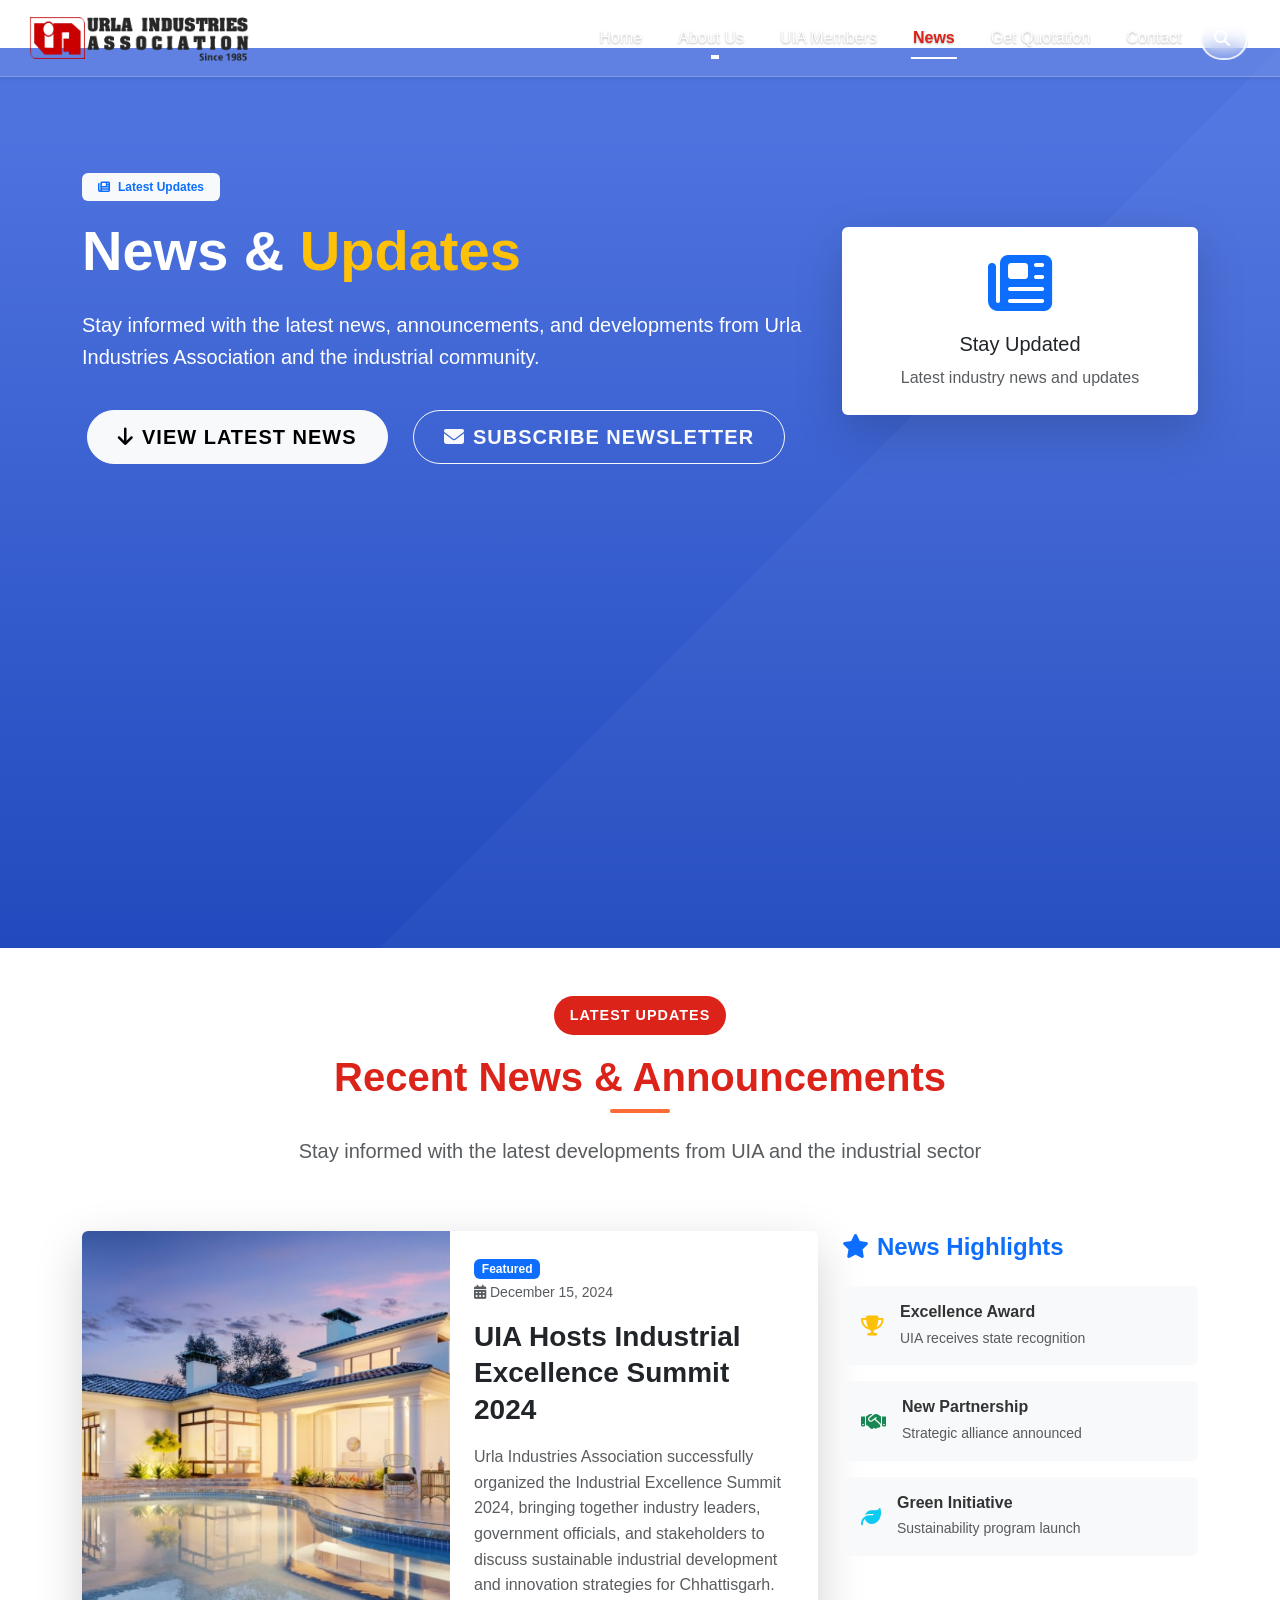
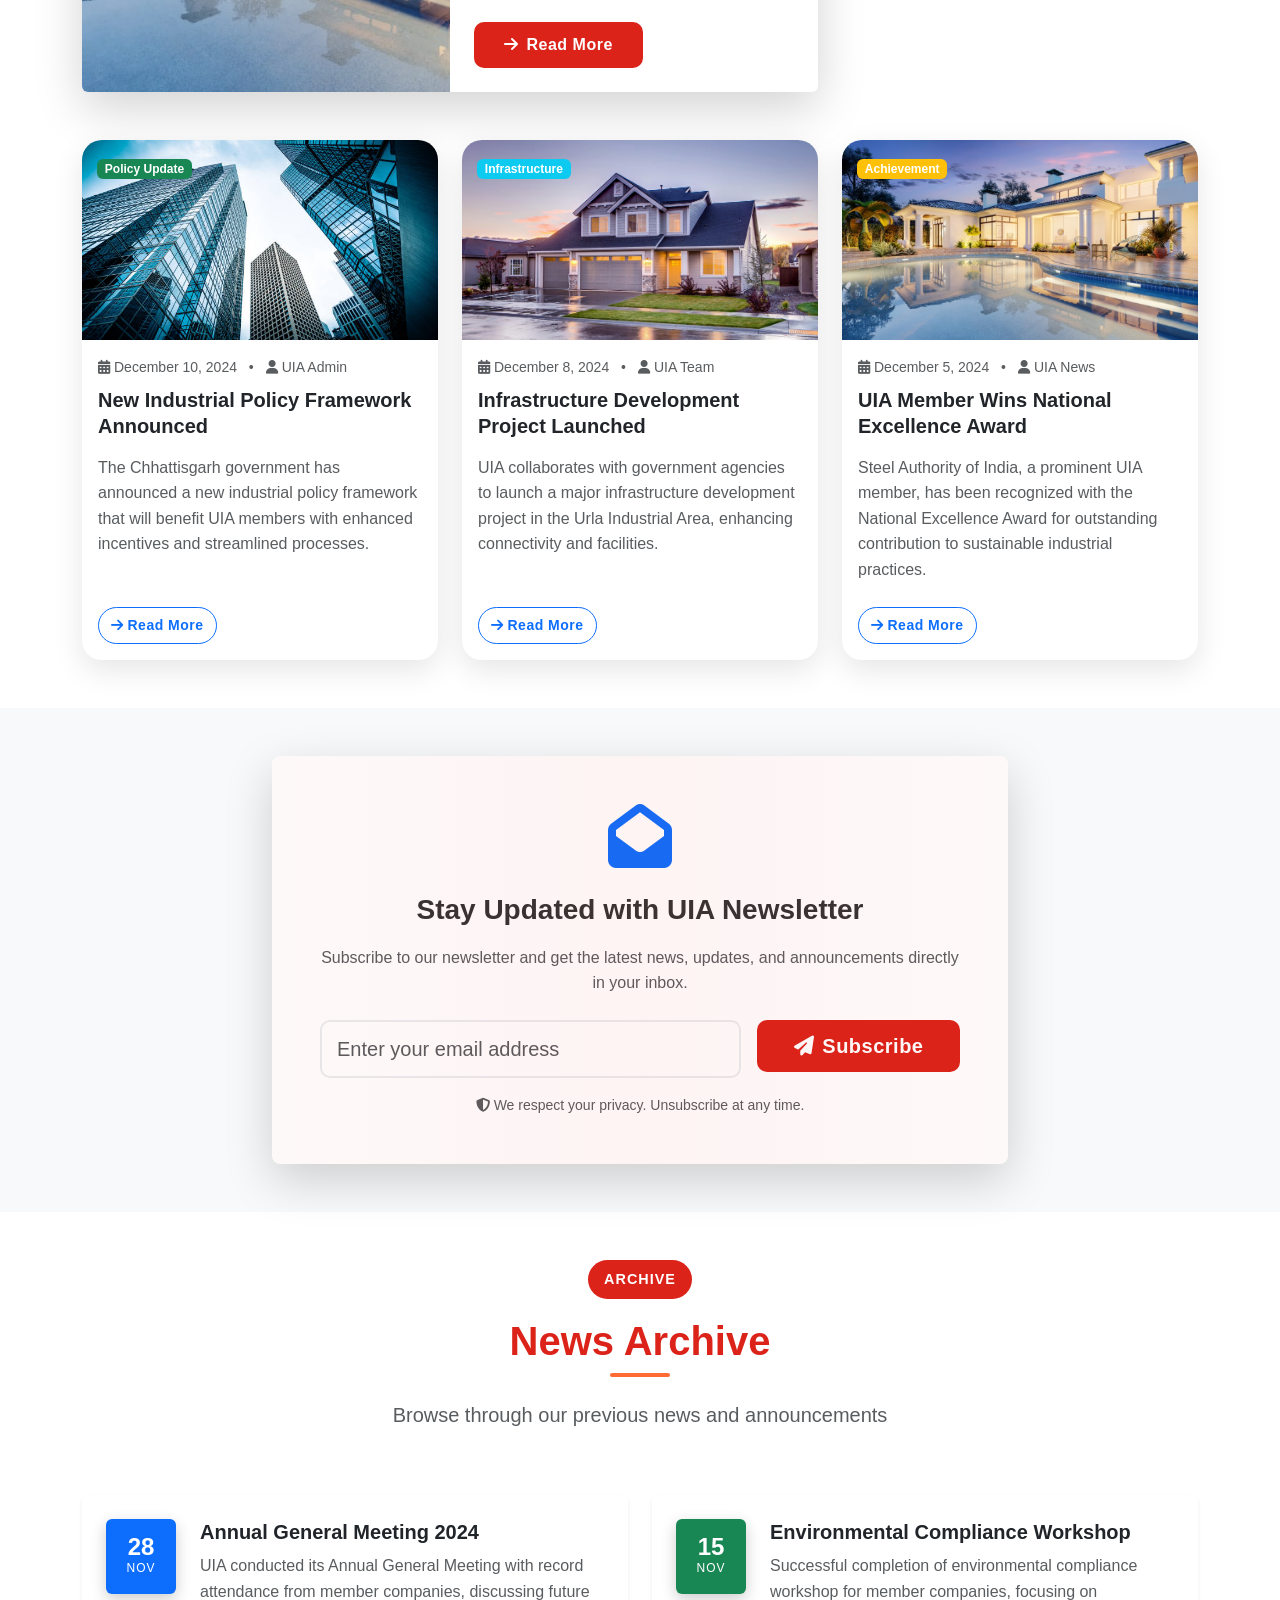
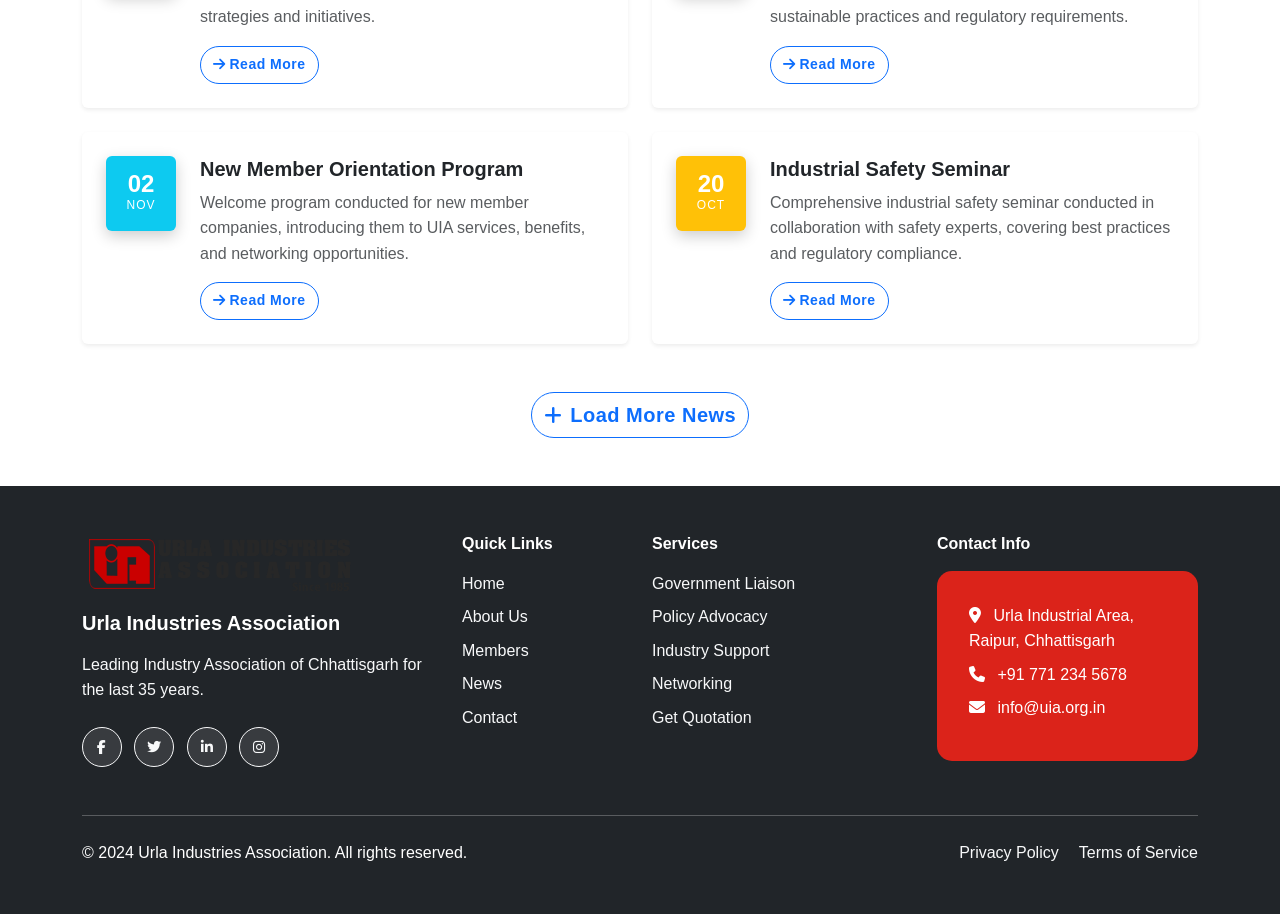
<file: news.html>
<!DOCTYPE html>
<html lang="en">
<head>
    <meta charset="UTF-8">
    <meta name="viewport" content="width=device-width, initial-scale=1.0">
    <title>News & Updates - Urla Industries Association</title>
    
    <!-- Bootstrap CSS -->
    <link href="https://cdn.jsdelivr.net/npm/bootstrap@5.3.0/dist/css/bootstrap.min.css" rel="stylesheet">
    <!-- Font Awesome -->
    <link rel="stylesheet" href="https://cdnjs.cloudflare.com/ajax/libs/font-awesome/6.4.0/css/all.min.css">
    <!-- AOS Animation -->
    <link href="https://unpkg.com/aos@2.3.1/dist/aos.css" rel="stylesheet">
    <!-- Custom CSS -->
    <link rel="stylesheet" href="css/style.css">
</head>
<body>
    <!-- Navigation -->
    <nav class="navbar navbar-expand-lg navbar-light bg-white shadow-sm fixed-top">
        <div class="container-fluid px-3 px-lg-4">
            <a class="navbar-brand" href="index.html">
                <img src="uialogo.png" alt="UIA Logo" class="navbar-logo me-2">
            </a>

            <div class="navbar-actions d-flex align-items-center order-lg-3">
                <button class="btn btn-outline-primary search-btn me-2 d-none d-lg-inline-flex" data-bs-toggle="modal" data-bs-target="#searchModal" aria-label="Search">
                    <i class="fas fa-search"></i>
                    <span class="d-none d-xl-inline ms-1"></span>
                </button>

                <button class="navbar-toggler border-0" type="button" data-bs-toggle="collapse" data-bs-target="#navbarNav" aria-controls="navbarNav" aria-expanded="false" aria-label="Toggle navigation">
                    <span class="navbar-toggler-icon"></span>
                </button>
            </div>

            <div class="collapse navbar-collapse order-lg-2" id="navbarNav">
                <ul class="navbar-nav ms-auto">
                    <li class="nav-item">
                        <a class="nav-link" href="index.html">
                            <i class="fas fa-home d-lg-none me-2"></i>Home
                        </a>
                    </li>
                    <li class="nav-item dropdown">
                        <a class="nav-link dropdown-toggle" href="#" id="aboutDropdown" role="button" data-bs-toggle="dropdown" aria-expanded="false">
                            <i class="fas fa-info-circle d-lg-none me-2"></i>About Us
                        </a>
                        <ul class="dropdown-menu dropdown-menu-end">
                            <li><a class="dropdown-item" href="about-us.html">
                                <i class="fas fa-info-circle me-2"></i>About UIA
                            </a></li>
                            <li><a class="dropdown-item" href="office-bearers.html">
                                <i class="fas fa-users me-2"></i>Office Bearers
                            </a></li>
                            <li><a class="dropdown-item" href="executive-committee.html">
                                <i class="fas fa-user-tie me-2"></i>Executive Committee
                            </a></li>
                        </ul>
                    </li>
                    <li class="nav-item">
                        <a class="nav-link" href="uia-members.html">
                            <i class="fas fa-building d-lg-none me-2"></i>UIA Members
                        </a>
                    </li>
                    <li class="nav-item">
                        <a class="nav-link active" href="news.html">
                            <i class="fas fa-newspaper d-lg-none me-2"></i>News
                        </a>
                    </li>
                    <li class="nav-item">
                        <a class="nav-link" href="get-quotation.html">
                            <i class="fas fa-file-invoice d-lg-none me-2"></i>Get Quotation
                        </a>
                    </li>
                    <li class="nav-item">
                        <a class="nav-link" href="contact.html">
                            <i class="fas fa-envelope d-lg-none me-2"></i>Contact
                        </a>
                    </li>
                    <li class="nav-item d-lg-none">
                        <a class="nav-link" href="#" data-bs-toggle="modal" data-bs-target="#searchModal">
                            <i class="fas fa-search me-2"></i>
                        </a>
                    </li>
                </ul>
            </div>
        </div>
    </nav>

    <!-- Hero Section -->
    <section class="hero-section bg-gradient-primary text-white py-5 mt-5">
        <div class="container">
            <div class="row align-items-center min-vh-50">
                <div class="col-lg-8" data-aos="fade-up">
                    <div class="hero-content">
                        <div class="hero-badge mb-3">
                            <span class="badge bg-light text-primary px-3 py-2">
                                <i class="fas fa-newspaper me-2"></i>Latest Updates
                            </span>
                        </div>
                        <h1 class="display-4 fw-bold mb-4">
                            News & <span class="text-warning">Updates</span>
                        </h1>
                        <p class="lead mb-4">
                            Stay informed with the latest news, announcements, and developments from Urla Industries Association and the industrial community.
                        </p>
                        <div class="hero-buttons">
                            <a href="#latest-news" class="btn btn-light btn-lg me-3">
                                <i class="fas fa-arrow-down me-2"></i>View Latest News
                            </a>
                            <a href="#newsletter" class="btn btn-outline-light btn-lg">
                                <i class="fas fa-envelope me-2"></i>Subscribe Newsletter
                            </a>
                        </div>
                    </div>
                </div>
                <div class="col-lg-4" data-aos="fade-left">
                    <div class="hero-image text-center">
                        <div class="floating-card">
                            <div class="card bg-white shadow-lg border-0">
                                <div class="card-body text-center p-4">
                                    <i class="fas fa-newspaper fa-4x text-primary mb-3"></i>
                                    <h5 class="card-title text-dark">Stay Updated</h5>
                                    <p class="card-text text-muted">Latest industry news and updates</p>
                                </div>
                            </div>
                        </div>
                    </div>
                </div>
            </div>
        </div>
    </section>

    <!-- Latest News Section -->
    <section id="latest-news" class="py-5">
        <div class="container">
            <div class="row">
                <div class="col-12 text-center mb-5" data-aos="fade-up">
                    <span class="section-badge">Latest Updates</span>
                    <h2 class="section-title">Recent News & Announcements</h2>
                    <p class="lead text-muted">Stay informed with the latest developments from UIA and the industrial sector</p>
                </div>
            </div>

            <!-- Featured News -->
            <div class="row mb-5">
                <div class="col-lg-8" data-aos="fade-right">
                    <div class="featured-news-card">
                        <div class="card border-0 shadow-lg overflow-hidden">
                            <div class="row g-0">
                                <div class="col-md-6">
                                    <img src="image/AdobeStock_220757323.jpg" class="img-fluid h-100 object-cover" alt="Industrial Excellence Summit 2024">
                                </div>
                                <div class="col-md-6">
                                    <div class="card-body p-4 h-100 d-flex flex-column">
                                        <div class="news-meta mb-3">
                                            <span class="badge bg-primary me-2">Featured</span>
                                            <span class="text-muted small">
                                                <i class="fas fa-calendar-alt me-1"></i>December 15, 2024
                                            </span>
                                        </div>
                                        <h3 class="card-title fw-bold mb-3">UIA Hosts Industrial Excellence Summit 2024</h3>
                                        <p class="card-text text-muted mb-4">
                                            Urla Industries Association successfully organized the Industrial Excellence Summit 2024, bringing together industry leaders, government officials, and stakeholders to discuss sustainable industrial development and innovation strategies for Chhattisgarh.
                                        </p>
                                        <div class="mt-auto">
                                            <a href="news-detail.html" class="btn btn-primary">
                                                <i class="fas fa-arrow-right me-2"></i>Read More
                                            </a>
                                        </div>
                                    </div>
                                </div>
                            </div>
                        </div>
                    </div>
                </div>
                <div class="col-lg-4" data-aos="fade-left">
                    <div class="news-highlights">
                        <h4 class="mb-4 fw-bold text-primary">
                            <i class="fas fa-star me-2"></i>News Highlights
                        </h4>
                        <div class="highlight-item mb-3 p-3 bg-light rounded">
                            <div class="d-flex align-items-center">
                                <i class="fas fa-trophy text-warning me-3 fa-lg"></i>
                                <div>
                                    <h6 class="mb-1 fw-semibold">Excellence Award</h6>
                                    <small class="text-muted">UIA receives state recognition</small>
                                </div>
                            </div>
                        </div>
                        <div class="highlight-item mb-3 p-3 bg-light rounded">
                            <div class="d-flex align-items-center">
                                <i class="fas fa-handshake text-success me-3 fa-lg"></i>
                                <div>
                                    <h6 class="mb-1 fw-semibold">New Partnership</h6>
                                    <small class="text-muted">Strategic alliance announced</small>
                                </div>
                            </div>
                        </div>
                        <div class="highlight-item mb-3 p-3 bg-light rounded">
                            <div class="d-flex align-items-center">
                                <i class="fas fa-leaf text-info me-3 fa-lg"></i>
                                <div>
                                    <h6 class="mb-1 fw-semibold">Green Initiative</h6>
                                    <small class="text-muted">Sustainability program launch</small>
                                </div>
                            </div>
                        </div>
                    </div>
                </div>
            </div>

            <!-- News Grid -->
            <div class="row g-4">
                <!-- News Item 1 -->
                <div class="col-lg-4 col-md-6" data-aos="fade-up" data-aos-delay="100">
                    <div class="news-card">
                        <div class="card border-0 shadow-sm h-100">
                            <div class="news-image-wrapper">
                                <img src="image/istockphoto-1295808919-612x612.jpg" class="card-img-top" alt="Government Policy Update">
                                <div class="news-category-badge">
                                    <span class="badge bg-success">Policy Update</span>
                                </div>
                            </div>
                            <div class="card-body d-flex flex-column">
                                <div class="news-meta mb-2">
                                    <small class="text-muted">
                                        <i class="fas fa-calendar-alt me-1"></i>December 10, 2024
                                        <span class="mx-2">•</span>
                                        <i class="fas fa-user me-1"></i>UIA Admin
                                    </small>
                                </div>
                                <h5 class="card-title fw-bold mb-3">New Industrial Policy Framework Announced</h5>
                                <p class="card-text text-muted mb-4">
                                    The Chhattisgarh government has announced a new industrial policy framework that will benefit UIA members with enhanced incentives and streamlined processes.
                                </p>
                                <div class="mt-auto">
                                    <a href="news-detail.html" class="btn btn-outline-primary btn-sm">
                                        <i class="fas fa-arrow-right me-1"></i>Read More
                                    </a>
                                </div>
                            </div>
                        </div>
                    </div>
                </div>

                <!-- News Item 2 -->
                <div class="col-lg-4 col-md-6" data-aos="fade-up" data-aos-delay="200">
                    <div class="news-card">
                        <div class="card border-0 shadow-sm h-100">
                            <div class="news-image-wrapper">
                                <img src="image/pexels-binyaminmellish-186077.jpg" class="card-img-top" alt="Infrastructure Development">
                                <div class="news-category-badge">
                                    <span class="badge bg-info">Infrastructure</span>
                                </div>
                            </div>
                            <div class="card-body d-flex flex-column">
                                <div class="news-meta mb-2">
                                    <small class="text-muted">
                                        <i class="fas fa-calendar-alt me-1"></i>December 8, 2024
                                        <span class="mx-2">•</span>
                                        <i class="fas fa-user me-1"></i>UIA Team
                                    </small>
                                </div>
                                <h5 class="card-title fw-bold mb-3">Infrastructure Development Project Launched</h5>
                                <p class="card-text text-muted mb-4">
                                    UIA collaborates with government agencies to launch a major infrastructure development project in the Urla Industrial Area, enhancing connectivity and facilities.
                                </p>
                                <div class="mt-auto">
                                    <a href="news-detail.html" class="btn btn-outline-primary btn-sm">
                                        <i class="fas fa-arrow-right me-1"></i>Read More
                                    </a>
                                </div>
                            </div>
                        </div>
                    </div>
                </div>

                <!-- News Item 3 -->
                <div class="col-lg-4 col-md-6" data-aos="fade-up" data-aos-delay="300">
                    <div class="news-card">
                        <div class="card border-0 shadow-sm h-100">
                            <div class="news-image-wrapper">
                                <img src="image/AdobeStock_220757323.jpg" class="card-img-top" alt="Member Achievement">
                                <div class="news-category-badge">
                                    <span class="badge bg-warning">Achievement</span>
                                </div>
                            </div>
                            <div class="card-body d-flex flex-column">
                                <div class="news-meta mb-2">
                                    <small class="text-muted">
                                        <i class="fas fa-calendar-alt me-1"></i>December 5, 2024
                                        <span class="mx-2">•</span>
                                        <i class="fas fa-user me-1"></i>UIA News
                                    </small>
                                </div>
                                <h5 class="card-title fw-bold mb-3">UIA Member Wins National Excellence Award</h5>
                                <p class="card-text text-muted mb-4">
                                    Steel Authority of India, a prominent UIA member, has been recognized with the National Excellence Award for outstanding contribution to sustainable industrial practices.
                                </p>
                                <div class="mt-auto">
                                    <a href="#" class="btn btn-outline-primary btn-sm">
                                        <i class="fas fa-arrow-right me-1"></i>Read More
                                    </a>
                                </div>
                            </div>
                        </div>
                    </div>
                </div>
            </div>
        </div>
    </section>

    <!-- Newsletter Subscription Section -->
    <section id="newsletter" class="py-5 bg-light">
        <div class="container">
            <div class="row">
                <div class="col-lg-8 mx-auto text-center" data-aos="fade-up">
                    <div class="newsletter-card bg-white p-5 rounded-3 shadow-lg">
                        <div class="newsletter-icon mb-4">
                            <i class="fas fa-envelope-open fa-4x text-primary"></i>
                        </div>
                        <h3 class="fw-bold mb-3">Stay Updated with UIA Newsletter</h3>
                        <p class="text-muted mb-4">
                            Subscribe to our newsletter and get the latest news, updates, and announcements directly in your inbox.
                        </p>
                        <form class="newsletter-form">
                            <div class="row g-3">
                                <div class="col-md-8">
                                    <input type="email" class="form-control form-control-lg" placeholder="Enter your email address" required>
                                </div>
                                <div class="col-md-4">
                                    <button type="submit" class="btn btn-primary btn-lg w-100">
                                        <i class="fas fa-paper-plane me-2"></i>Subscribe
                                    </button>
                                </div>
                            </div>
                        </form>
                        <small class="text-muted mt-3 d-block">
                            <i class="fas fa-shield-alt me-1"></i>We respect your privacy. Unsubscribe at any time.
                        </small>
                    </div>
                </div>
            </div>
        </div>
    </section>

    <!-- News Archive Section -->
    <section class="py-5">
        <div class="container">
            <div class="row">
                <div class="col-12 text-center mb-5" data-aos="fade-up">
                    <span class="section-badge">Archive</span>
                    <h2 class="section-title">News Archive</h2>
                    <p class="lead text-muted">Browse through our previous news and announcements</p>
                </div>
            </div>

            <div class="row g-4">
                <!-- Archive Item 1 -->
                <div class="col-lg-6" data-aos="fade-up" data-aos-delay="100">
                    <div class="archive-item">
                        <div class="card border-0 shadow-sm">
                            <div class="card-body p-4">
                                <div class="d-flex align-items-start">
                                    <div class="archive-date text-center me-4">
                                        <div class="date-box bg-primary text-white p-3 rounded">
                                            <div class="day fw-bold">28</div>
                                            <div class="month small">NOV</div>
                                        </div>
                                    </div>
                                    <div class="archive-content flex-grow-1">
                                        <h5 class="fw-bold mb-2">Annual General Meeting 2024</h5>
                                        <p class="text-muted mb-3">
                                            UIA conducted its Annual General Meeting with record attendance from member companies, discussing future strategies and initiatives.
                                        </p>
                                        <a href="#" class="btn btn-outline-primary btn-sm">
                                            <i class="fas fa-arrow-right me-1"></i>Read More
                                        </a>
                                    </div>
                                </div>
                            </div>
                        </div>
                    </div>
                </div>

                <!-- Archive Item 2 -->
                <div class="col-lg-6" data-aos="fade-up" data-aos-delay="200">
                    <div class="archive-item">
                        <div class="card border-0 shadow-sm">
                            <div class="card-body p-4">
                                <div class="d-flex align-items-start">
                                    <div class="archive-date text-center me-4">
                                        <div class="date-box bg-success text-white p-3 rounded">
                                            <div class="day fw-bold">15</div>
                                            <div class="month small">NOV</div>
                                        </div>
                                    </div>
                                    <div class="archive-content flex-grow-1">
                                        <h5 class="fw-bold mb-2">Environmental Compliance Workshop</h5>
                                        <p class="text-muted mb-3">
                                            Successful completion of environmental compliance workshop for member companies, focusing on sustainable practices and regulatory requirements.
                                        </p>
                                        <a href="#" class="btn btn-outline-primary btn-sm">
                                            <i class="fas fa-arrow-right me-1"></i>Read More
                                        </a>
                                    </div>
                                </div>
                            </div>
                        </div>
                    </div>
                </div>

                <!-- Archive Item 3 -->
                <div class="col-lg-6" data-aos="fade-up" data-aos-delay="300">
                    <div class="archive-item">
                        <div class="card border-0 shadow-sm">
                            <div class="card-body p-4">
                                <div class="d-flex align-items-start">
                                    <div class="archive-date text-center me-4">
                                        <div class="date-box bg-info text-white p-3 rounded">
                                            <div class="day fw-bold">02</div>
                                            <div class="month small">NOV</div>
                                        </div>
                                    </div>
                                    <div class="archive-content flex-grow-1">
                                        <h5 class="fw-bold mb-2">New Member Orientation Program</h5>
                                        <p class="text-muted mb-3">
                                            Welcome program conducted for new member companies, introducing them to UIA services, benefits, and networking opportunities.
                                        </p>
                                        <a href="#" class="btn btn-outline-primary btn-sm">
                                            <i class="fas fa-arrow-right me-1"></i>Read More
                                        </a>
                                    </div>
                                </div>
                            </div>
                        </div>
                    </div>
                </div>

                <!-- Archive Item 4 -->
                <div class="col-lg-6" data-aos="fade-up" data-aos-delay="400">
                    <div class="archive-item">
                        <div class="card border-0 shadow-sm">
                            <div class="card-body p-4">
                                <div class="d-flex align-items-start">
                                    <div class="archive-date text-center me-4">
                                        <div class="date-box bg-warning text-white p-3 rounded">
                                            <div class="day fw-bold">20</div>
                                            <div class="month small">OCT</div>
                                        </div>
                                    </div>
                                    <div class="archive-content flex-grow-1">
                                        <h5 class="fw-bold mb-2">Industrial Safety Seminar</h5>
                                        <p class="text-muted mb-3">
                                            Comprehensive industrial safety seminar conducted in collaboration with safety experts, covering best practices and regulatory compliance.
                                        </p>
                                        <a href="#" class="btn btn-outline-primary btn-sm">
                                            <i class="fas fa-arrow-right me-1"></i>Read More
                                        </a>
                                    </div>
                                </div>
                            </div>
                        </div>
                    </div>
                </div>
            </div>

            <!-- Load More Button -->
            <div class="text-center mt-5" data-aos="fade-up">
                <button class="btn btn-outline-primary btn-lg">
                    <i class="fas fa-plus me-2"></i>Load More News
                </button>
            </div>
        </div>
    </section>

    <!-- Footer -->
    <footer class="bg-dark text-white py-5">
        <div class="container">
            <div class="row">
                <div class="col-lg-4 mb-4">
                    <div class="footer-brand mb-4">
                        <img src="uialogo.png" alt="UIA Logo" class="footer-logo mb-3">
                        <h5 class="fw-bold">Urla Industries Association</h5>
                        <p class="text-light">Leading Industry Association of Chhattisgarh for the last 35 years.</p>
                    </div>
                    <div class="social-links">
                        <a href="#" class="btn btn-outline-light btn-sm me-2">
                            <i class="fab fa-facebook-f"></i>
                        </a>
                        <a href="#" class="btn btn-outline-light btn-sm me-2">
                            <i class="fab fa-twitter"></i>
                        </a>
                        <a href="#" class="btn btn-outline-light btn-sm me-2">
                            <i class="fab fa-linkedin-in"></i>
                        </a>
                        <a href="#" class="btn btn-outline-light btn-sm">
                            <i class="fab fa-instagram"></i>
                        </a>
                    </div>
                </div>
                <div class="col-lg-2 col-md-6 mb-4">
                    <h6 class="fw-bold mb-3">Quick Links</h6>
                    <ul class="list-unstyled">
                        <li class="mb-2"><a href="index.html" class="text-light text-decoration-none">Home</a></li>
                        <li class="mb-2"><a href="about-us.html" class="text-light text-decoration-none">About Us</a></li>
                        <li class="mb-2"><a href="uia-members.html" class="text-light text-decoration-none">Members</a></li>
                        <li class="mb-2"><a href="news.html" class="text-light text-decoration-none">News</a></li>
                        <li class="mb-2"><a href="contact.html" class="text-light text-decoration-none">Contact</a></li>
                    </ul>
                </div>
                <div class="col-lg-3 col-md-6 mb-4">
                    <h6 class="fw-bold mb-3">Services</h6>
                    <ul class="list-unstyled">
                        <li class="mb-2"><a href="#" class="text-light text-decoration-none">Government Liaison</a></li>
                        <li class="mb-2"><a href="#" class="text-light text-decoration-none">Policy Advocacy</a></li>
                        <li class="mb-2"><a href="#" class="text-light text-decoration-none">Industry Support</a></li>
                        <li class="mb-2"><a href="#" class="text-light text-decoration-none">Networking</a></li>
                        <li class="mb-2"><a href="get-quotation.html" class="text-light text-decoration-none">Get Quotation</a></li>
                    </ul>
                </div>
                <div class="col-lg-3 mb-4">
                    <h6 class="fw-bold mb-3">Contact Info</h6>
                    <div class="contact-info">
                        <p class="mb-2">
                            <i class="fas fa-map-marker-alt me-2"></i>
                            Urla Industrial Area, Raipur, Chhattisgarh
                        </p>
                        <p class="mb-2">
                            <i class="fas fa-phone me-2"></i>
                            +91 771 234 5678
                        </p>
                        <p class="mb-2">
                            <i class="fas fa-envelope me-2"></i>
                            info@uia.org.in
                        </p>
                    </div>
                </div>
            </div>
            <hr class="my-4">
            <div class="row align-items-center">
                <div class="col-md-6">
                    <p class="mb-0">&copy; 2024 Urla Industries Association. All rights reserved.</p>
                </div>
                <div class="col-md-6 text-md-end">
                    <a href="#" class="text-light text-decoration-none me-3">Privacy Policy</a>
                    <a href="#" class="text-light text-decoration-none">Terms of Service</a>
                </div>
            </div>
        </div>
    </footer>

    <!-- Bootstrap JS -->
    <script src="https://cdn.jsdelivr.net/npm/bootstrap@5.3.0/dist/js/bootstrap.bundle.min.js"></script>
    <!-- AOS Animation -->
    <script src="https://unpkg.com/aos@2.3.1/dist/aos.js"></script>
    <!-- Custom JS -->
    <script src="js/script.js"></script>

    <script>
        // Initialize AOS
        AOS.init({
            duration: 1000,
            once: true
        });

        // Newsletter form submission
        document.querySelector('.newsletter-form').addEventListener('submit', function(e) {
            e.preventDefault();
            const email = this.querySelector('input[type="email"]').value;
            if (email) {
                alert('Thank you for subscribing to our newsletter!');
                this.reset();
            }
        });

        // Load more news functionality
        document.querySelector('.btn:contains("Load More News")') && document.querySelector('.btn:contains("Load More News")').addEventListener('click', function() {
            alert('Loading more news... This feature will be implemented with backend integration.');
        });
    </script>
</body>
</html>
</file>
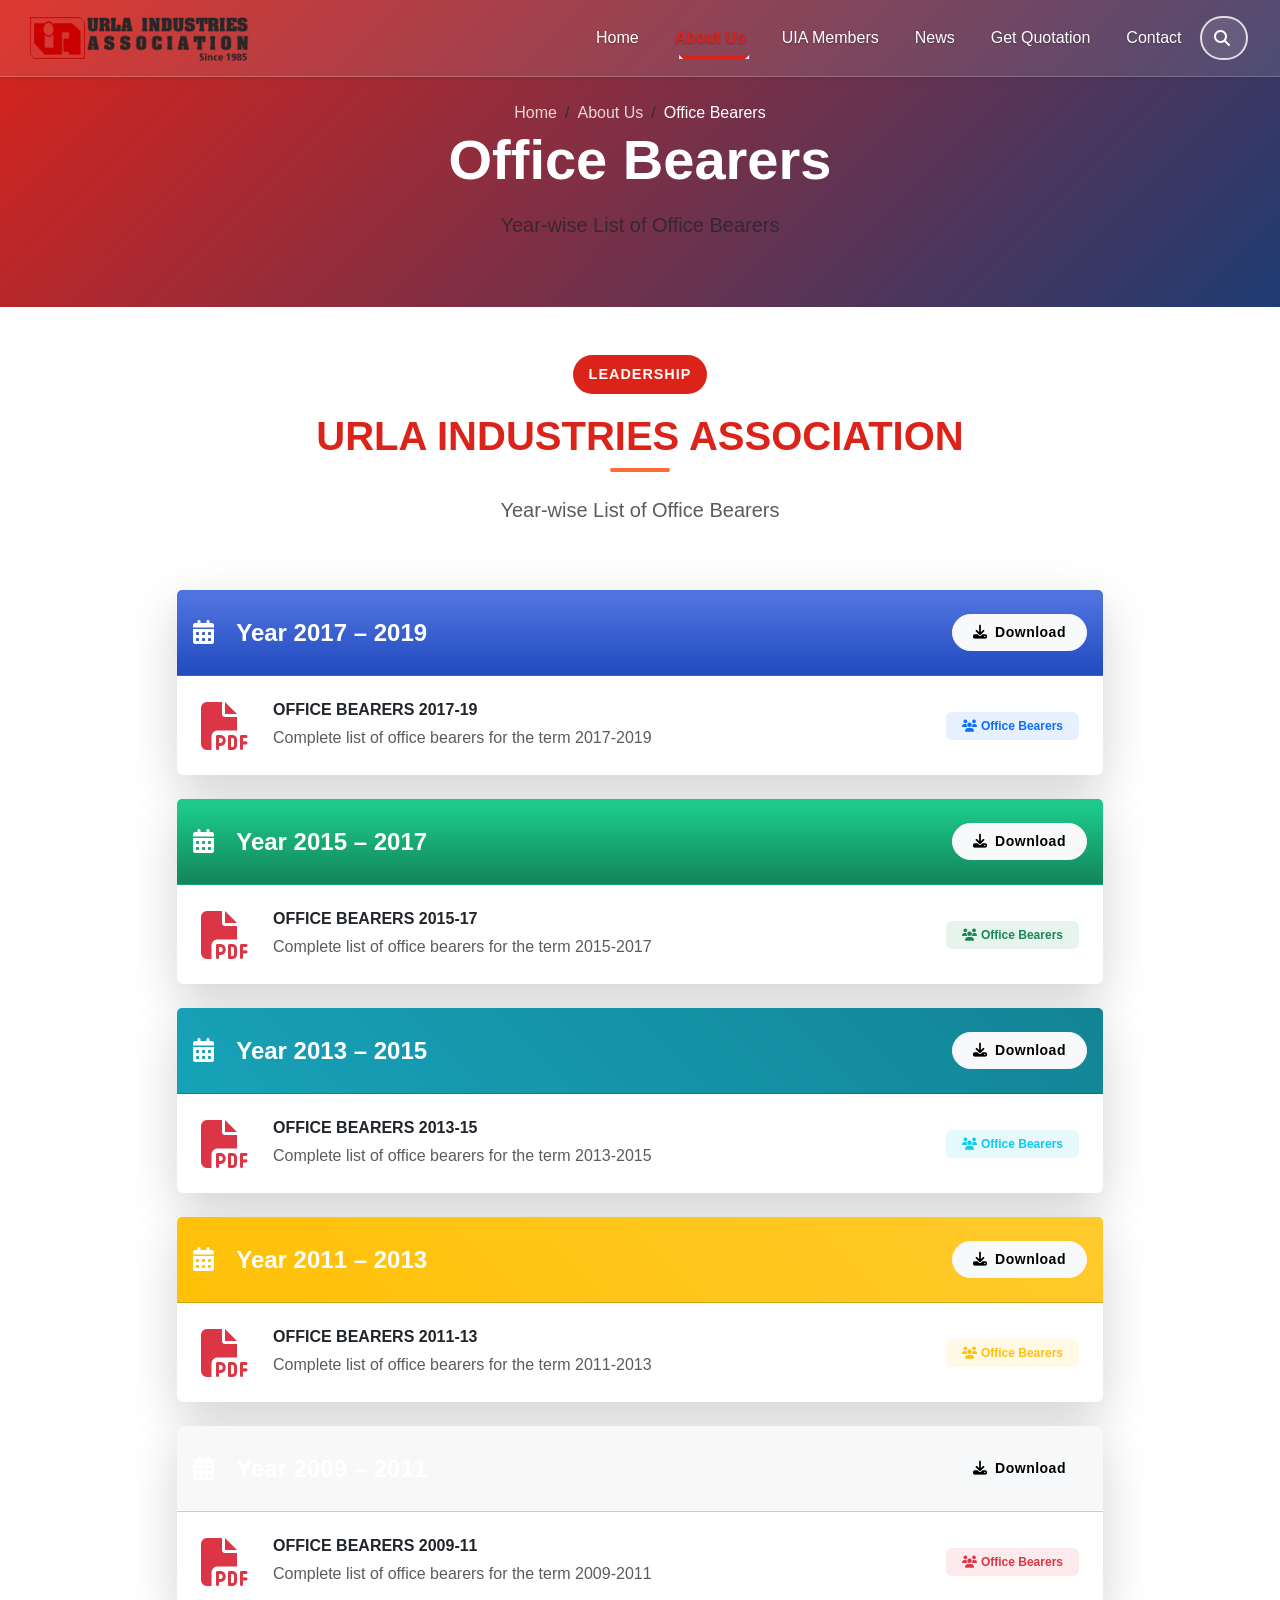
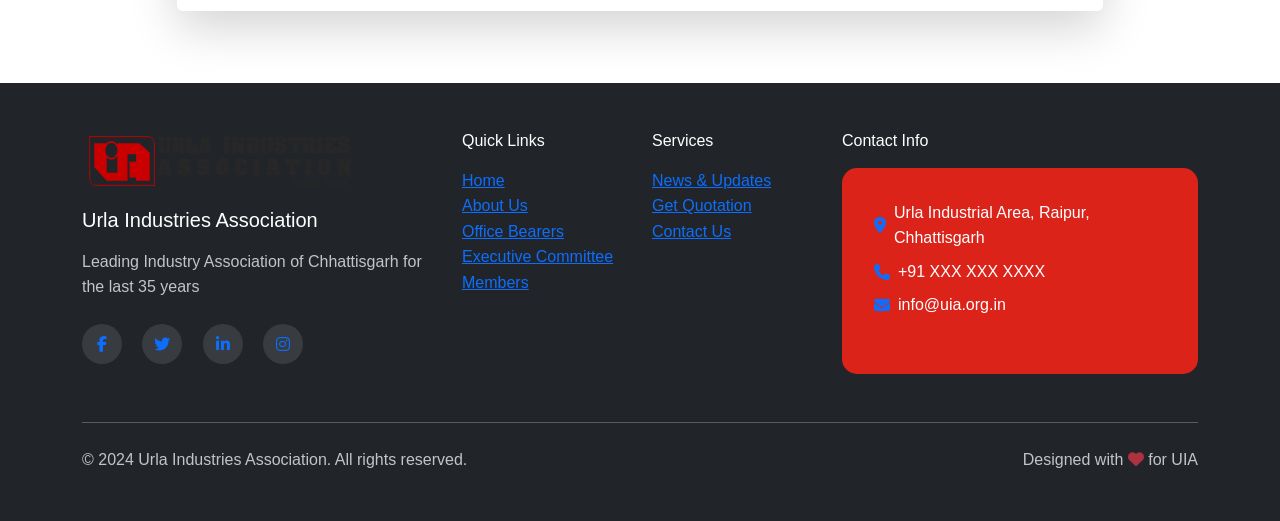
<file: office-bearers.html>
<!DOCTYPE html>
<html lang="en">
<head>
    <meta charset="UTF-8">
    <meta name="viewport" content="width=device-width, initial-scale=1.0">
    <title>Office Bearers - Urla Industries Association</title>
    
    <!-- Bootstrap CSS -->
    <link href="https://cdn.jsdelivr.net/npm/bootstrap@5.3.0/dist/css/bootstrap.min.css" rel="stylesheet">
    <!-- Font Awesome -->
    <link rel="stylesheet" href="https://cdnjs.cloudflare.com/ajax/libs/font-awesome/6.4.0/css/all.min.css">
    <!-- AOS Animation -->
    <link href="https://unpkg.com/aos@2.3.1/dist/aos.css" rel="stylesheet">
    <!-- Custom CSS -->
    <link rel="stylesheet" href="css/style.css">
</head>
<body>
    <!-- Navigation -->
    <nav class="navbar navbar-expand-lg navbar-light bg-white shadow-sm fixed-top">
        <div class="container-fluid px-3 px-lg-4">
            <a class="navbar-brand" href="index.html">
                <img src="uialogo.png" alt="UIA Logo" class="navbar-logo me-2">
            </a>

            <div class="navbar-actions d-flex align-items-center order-lg-3">
                <button class="btn btn-outline-primary search-btn me-2 d-none d-lg-inline-flex" data-bs-toggle="modal" data-bs-target="#searchModal" aria-label="Search">
                    <i class="fas fa-search"></i>
                    <span class="d-none d-xl-inline ms-1"></span>
                </button>

                <button class="navbar-toggler border-0" type="button" data-bs-toggle="collapse" data-bs-target="#navbarNav" aria-controls="navbarNav" aria-expanded="false" aria-label="Toggle navigation">
                    <span class="navbar-toggler-icon"></span>
                </button>
            </div>

            <div class="collapse navbar-collapse order-lg-2" id="navbarNav">
                <ul class="navbar-nav ms-auto">
                    <li class="nav-item">
                        <a class="nav-link" href="index.html">
                            <i class="fas fa-home d-lg-none me-2"></i>Home
                        </a>
                    </li>
                    <li class="nav-item dropdown">
                        <a class="nav-link dropdown-toggle active" href="#" id="aboutDropdown" role="button" data-bs-toggle="dropdown" aria-expanded="false">
                            <i class="fas fa-info-circle d-lg-none me-2"></i>About Us
                        </a>
                        <ul class="dropdown-menu dropdown-menu-end">
                            <li><a class="dropdown-item" href="about-us.html">
                                <i class="fas fa-info-circle me-2"></i>About UIA
                            </a></li>
                            <li><a class="dropdown-item active" href="office-bearers.html">
                                <i class="fas fa-users me-2"></i>Office Bearers
                            </a></li>
                            <li><a class="dropdown-item" href="executive-committee.html">
                                <i class="fas fa-user-tie me-2"></i>Executive Committee
                            </a></li>
                        </ul>
                    </li>
                    <li class="nav-item">
                        <a class="nav-link" href="uia-members.html">
                            <i class="fas fa-building d-lg-none me-2"></i>UIA Members
                        </a>
                    </li>
                    <li class="nav-item">
                        <a class="nav-link" href="news.html">
                            <i class="fas fa-newspaper d-lg-none me-2"></i>News
                        </a>
                    </li>
                    <li class="nav-item">
                        <a class="nav-link" href="get-quotation.html">
                            <i class="fas fa-file-invoice d-lg-none me-2"></i>Get Quotation
                        </a>
                    </li>
                    <li class="nav-item">
                        <a class="nav-link" href="contact.html">
                            <i class="fas fa-envelope d-lg-none me-2"></i>Contact
                        </a>
                    </li>
                    <li class="nav-item d-lg-none">
                        <a class="nav-link" href="#" data-bs-toggle="modal" data-bs-target="#searchModal">
                            <i class="fas fa-search me-2"></i>
                        </a>
                    </li>
                </ul>
            </div>
        </div>
    </nav>

    <!-- Page Header -->
    <section class="page-header">
        <div class="container">
            <div class="row">
                <div class="col-12 text-center" data-aos="fade-up">
                    <nav aria-label="breadcrumb">
                        <ol class="breadcrumb justify-content-center">
                            <li class="breadcrumb-item"><a href="index.html">Home</a></li>
                            <li class="breadcrumb-item"><a href="about-us.html">About Us</a></li>
                            <li class="breadcrumb-item active" aria-current="page">Office Bearers</li>
                        </ol>
                    </nav>
                    <h1 class="display-4 fw-bold mb-3">Office Bearers</h1>
                    <p class="lead text-muted">Year-wise List of Office Bearers</p>
                </div>
            </div>
        </div>
    </section>

    <!-- Office Bearers Section -->
    <section class="py-5">
        <div class="container">
            <div class="row">
                <div class="col-12 text-center mb-5" data-aos="fade-up">
                    <span class="section-badge">Leadership</span>
                    <h2 class="section-title">URLA INDUSTRIES ASSOCIATION</h2>
                    <p class="lead text-muted">Year-wise List of Office Bearers</p>
                </div>
            </div>

            <!-- Office Bearers List -->
            <div class="row justify-content-center">
                <div class="col-lg-10">
                    <div class="office-bearers-list">
                        
                        <!-- Year 2017-2019 -->
                        <div class="bearer-year-card mb-4" data-aos="fade-up" data-aos-delay="100">
                            <div class="card border-0 shadow-lg">
                                <div class="card-header bg-gradient-primary text-white py-4">
                                    <div class="row align-items-center">
                                        <div class="col-md-8">
                                            <h4 class="mb-0 fw-bold">
                                                <i class="fas fa-calendar-alt me-3"></i>
                                                Year 2017 – 2019
                                            </h4>
                                        </div>
                                        <div class="col-md-4 text-md-end">
                                            <a href="#" class="btn btn-light btn-sm download-btn" onclick="downloadOfficeBearers('2017-2019')">
                                                <i class="fas fa-download me-2"></i>Download
                                            </a>
                                        </div>
                                    </div>
                                </div>
                                <div class="card-body p-4">
                                    <div class="row align-items-center">
                                        <div class="col-md-8">
                                            <div class="d-flex align-items-center">
                                                <i class="fas fa-file-pdf fa-3x text-danger me-4"></i>
                                                <div>
                                                    <h6 class="mb-1 fw-semibold">OFFICE BEARERS 2017-19</h6>
                                                    <p class="text-muted mb-0">Complete list of office bearers for the term 2017-2019</p>
                                                </div>
                                            </div>
                                        </div>
                                        <div class="col-md-4 text-md-end">
                                            <span class="badge bg-primary-subtle text-primary px-3 py-2">
                                                <i class="fas fa-users me-1"></i>Office Bearers
                                            </span>
                                        </div>
                                    </div>
                                </div>
                            </div>
                        </div>

                        <!-- Year 2015-2017 -->
                        <div class="bearer-year-card mb-4" data-aos="fade-up" data-aos-delay="150">
                            <div class="card border-0 shadow-lg">
                                <div class="card-header bg-gradient-success text-white py-4">
                                    <div class="row align-items-center">
                                        <div class="col-md-8">
                                            <h4 class="mb-0 fw-bold">
                                                <i class="fas fa-calendar-alt me-3"></i>
                                                Year 2015 – 2017
                                            </h4>
                                        </div>
                                        <div class="col-md-4 text-md-end">
                                            <a href="#" class="btn btn-light btn-sm download-btn" onclick="downloadOfficeBearers('2015-2017')">
                                                <i class="fas fa-download me-2"></i>Download
                                            </a>
                                        </div>
                                    </div>
                                </div>
                                <div class="card-body p-4">
                                    <div class="row align-items-center">
                                        <div class="col-md-8">
                                            <div class="d-flex align-items-center">
                                                <i class="fas fa-file-pdf fa-3x text-danger me-4"></i>
                                                <div>
                                                    <h6 class="mb-1 fw-semibold">OFFICE BEARERS 2015-17</h6>
                                                    <p class="text-muted mb-0">Complete list of office bearers for the term 2015-2017</p>
                                                </div>
                                            </div>
                                        </div>
                                        <div class="col-md-4 text-md-end">
                                            <span class="badge bg-success-subtle text-success px-3 py-2">
                                                <i class="fas fa-users me-1"></i>Office Bearers
                                            </span>
                                        </div>
                                    </div>
                                </div>
                            </div>
                        </div>

                        <!-- Year 2013-2015 -->
                        <div class="bearer-year-card mb-4" data-aos="fade-up" data-aos-delay="200">
                            <div class="card border-0 shadow-lg">
                                <div class="card-header bg-gradient-info text-white py-4">
                                    <div class="row align-items-center">
                                        <div class="col-md-8">
                                            <h4 class="mb-0 fw-bold">
                                                <i class="fas fa-calendar-alt me-3"></i>
                                                Year 2013 – 2015
                                            </h4>
                                        </div>
                                        <div class="col-md-4 text-md-end">
                                            <a href="#" class="btn btn-light btn-sm download-btn" onclick="downloadOfficeBearers('2013-2015')">
                                                <i class="fas fa-download me-2"></i>Download
                                            </a>
                                        </div>
                                    </div>
                                </div>
                                <div class="card-body p-4">
                                    <div class="row align-items-center">
                                        <div class="col-md-8">
                                            <div class="d-flex align-items-center">
                                                <i class="fas fa-file-pdf fa-3x text-danger me-4"></i>
                                                <div>
                                                    <h6 class="mb-1 fw-semibold">OFFICE BEARERS 2013-15</h6>
                                                    <p class="text-muted mb-0">Complete list of office bearers for the term 2013-2015</p>
                                                </div>
                                            </div>
                                        </div>
                                        <div class="col-md-4 text-md-end">
                                            <span class="badge bg-info-subtle text-info px-3 py-2">
                                                <i class="fas fa-users me-1"></i>Office Bearers
                                            </span>
                                        </div>
                                    </div>
                                </div>
                            </div>
                        </div>

                        <!-- Year 2011-2013 -->
                        <div class="bearer-year-card mb-4" data-aos="fade-up" data-aos-delay="250">
                            <div class="card border-0 shadow-lg">
                                <div class="card-header bg-gradient-warning text-white py-4">
                                    <div class="row align-items-center">
                                        <div class="col-md-8">
                                            <h4 class="mb-0 fw-bold">
                                                <i class="fas fa-calendar-alt me-3"></i>
                                                Year 2011 – 2013
                                            </h4>
                                        </div>
                                        <div class="col-md-4 text-md-end">
                                            <a href="#" class="btn btn-light btn-sm download-btn" onclick="downloadOfficeBearers('2011-2013')">
                                                <i class="fas fa-download me-2"></i>Download
                                            </a>
                                        </div>
                                    </div>
                                </div>
                                <div class="card-body p-4">
                                    <div class="row align-items-center">
                                        <div class="col-md-8">
                                            <div class="d-flex align-items-center">
                                                <i class="fas fa-file-pdf fa-3x text-danger me-4"></i>
                                                <div>
                                                    <h6 class="mb-1 fw-semibold">OFFICE BEARERS 2011-13</h6>
                                                    <p class="text-muted mb-0">Complete list of office bearers for the term 2011-2013</p>
                                                </div>
                                            </div>
                                        </div>
                                        <div class="col-md-4 text-md-end">
                                            <span class="badge bg-warning-subtle text-warning px-3 py-2">
                                                <i class="fas fa-users me-1"></i>Office Bearers
                                            </span>
                                        </div>
                                    </div>
                                </div>
                            </div>
                        </div>

                        <!-- Year 2009-2011 -->
                        <div class="bearer-year-card mb-4" data-aos="fade-up" data-aos-delay="300">
                            <div class="card border-0 shadow-lg">
                                <div class="card-header bg-gradient-danger text-white py-4">
                                    <div class="row align-items-center">
                                        <div class="col-md-8">
                                            <h4 class="mb-0 fw-bold">
                                                <i class="fas fa-calendar-alt me-3"></i>
                                                Year 2009 – 2011
                                            </h4>
                                        </div>
                                        <div class="col-md-4 text-md-end">
                                            <a href="#" class="btn btn-light btn-sm download-btn" onclick="downloadOfficeBearers('2009-2011')">
                                                <i class="fas fa-download me-2"></i>Download
                                            </a>
                                        </div>
                                    </div>
                                </div>
                                <div class="card-body p-4">
                                    <div class="row align-items-center">
                                        <div class="col-md-8">
                                            <div class="d-flex align-items-center">
                                                <i class="fas fa-file-pdf fa-3x text-danger me-4"></i>
                                                <div>
                                                    <h6 class="mb-1 fw-semibold">OFFICE BEARERS 2009-11</h6>
                                                    <p class="text-muted mb-0">Complete list of office bearers for the term 2009-2011</p>
                                                </div>
                                            </div>
                                        </div>
                                        <div class="col-md-4 text-md-end">
                                            <span class="badge bg-danger-subtle text-danger px-3 py-2">
                                                <i class="fas fa-users me-1"></i>Office Bearers
                                            </span>
                                        </div>
                                    </div>
                                </div>
                            </div>
                        </div>

                    </div>
                </div>
            </div>
        </div>
    </section>

    <!-- Search Modal -->
    <div class="modal fade" id="searchModal" tabindex="-1" aria-labelledby="searchModalLabel" aria-hidden="true">
        <div class="modal-dialog modal-lg">
            <div class="modal-content">
                <div class="modal-header">
                    <h5 class="modal-title" id="searchModalLabel">
                        <i class="fas fa-search me-2"></i>Search UIA
                    </h5>
                    <button type="button" class="btn-close" data-bs-dismiss="modal" aria-label="Close"></button>
                </div>
                <div class="modal-body">
                    <form>
                        <div class="mb-3">
                            <input type="text" class="form-control form-control-lg" placeholder="Search for members, news, or information...">
                        </div>
                        <div class="d-flex justify-content-end">
                            <button type="submit" class="btn btn-primary">
                                <i class="fas fa-search me-2"></i>Search
                            </button>
                        </div>
                    </form>
                </div>
            </div>
        </div>
    </div>

    <!-- Footer -->
    <footer class="bg-dark text-light py-5">
        <div class="container">
            <div class="row">
                <div class="col-lg-4 mb-4">
                    <div class="footer-brand mb-4">
                        <img src="uialogo.png" alt="UIA Logo" class="footer-logo mb-3">
                        <h5 class="text-white">Urla Industries Association</h5>
                        <p class="text-light opacity-75">Leading Industry Association of Chhattisgarh for the last 35 years</p>
                    </div>
                    <div class="social-links">
                        <a href="#" class="social-link me-3"><i class="fab fa-facebook-f"></i></a>
                        <a href="#" class="social-link me-3"><i class="fab fa-twitter"></i></a>
                        <a href="#" class="social-link me-3"><i class="fab fa-linkedin-in"></i></a>
                        <a href="#" class="social-link"><i class="fab fa-instagram"></i></a>
                    </div>
                </div>
                <div class="col-lg-2 col-md-6 mb-4">
                    <h6 class="text-white mb-3">Quick Links</h6>
                    <ul class="list-unstyled footer-links">
                        <li><a href="index.html">Home</a></li>
                        <li><a href="about-us.html">About Us</a></li>
                        <li><a href="office-bearers.html">Office Bearers</a></li>
                        <li><a href="executive-committee.html">Executive Committee</a></li>
                        <li><a href="uia-members.html">Members</a></li>
                    </ul>
                </div>
                <div class="col-lg-2 col-md-6 mb-4">
                    <h6 class="text-white mb-3">Services</h6>
                    <ul class="list-unstyled footer-links">
                        <li><a href="news.html">News & Updates</a></li>
                        <li><a href="get-quotation.html">Get Quotation</a></li>
                        <li><a href="contact.html">Contact Us</a></li>
                    </ul>
                </div>
                <div class="col-lg-4 mb-4">
                    <h6 class="text-white mb-3">Contact Info</h6>
                    <div class="contact-info">
                        <div class="contact-item mb-2">
                            <i class="fas fa-map-marker-alt me-2 text-primary"></i>
                            <span>Urla Industrial Area, Raipur, Chhattisgarh</span>
                        </div>
                        <div class="contact-item mb-2">
                            <i class="fas fa-phone me-2 text-primary"></i>
                            <span>+91 XXX XXX XXXX</span>
                        </div>
                        <div class="contact-item">
                            <i class="fas fa-envelope me-2 text-primary"></i>
                            <span>info@uia.org.in</span>
                        </div>
                    </div>
                </div>
            </div>
            <hr class="my-4 opacity-25">
            <div class="row align-items-center">
                <div class="col-md-6">
                    <p class="mb-0 text-light opacity-75">&copy; 2024 Urla Industries Association. All rights reserved.</p>
                </div>
                <div class="col-md-6 text-md-end">
                    <p class="mb-0 text-light opacity-75">Designed with <i class="fas fa-heart text-danger"></i> for UIA</p>
                </div>
            </div>
        </div>
    </footer>

    <!-- Bootstrap JS -->
    <script src="https://cdn.jsdelivr.net/npm/bootstrap@5.3.0/dist/js/bootstrap.bundle.min.js"></script>
    <!-- AOS Animation -->
    <script src="https://unpkg.com/aos@2.3.1/dist/aos.js"></script>
    <!-- Custom JS -->
    <script src="js/script.js"></script>

    <script>
        // Initialize AOS
        AOS.init({
            duration: 800,
            easing: 'ease-in-out',
            once: true
        });

        // Download function for office bearers documents
        function downloadOfficeBearers(year) {
            // This function would handle the actual download
            // For now, it shows an alert
            alert('Download functionality for Office Bearers ' + year + ' will be implemented with actual document links.');

            // In a real implementation, you would:
            // window.open('path/to/office-bearers-' + year + '.pdf', '_blank');
        }
    </script>
</body>
</html>
</file>
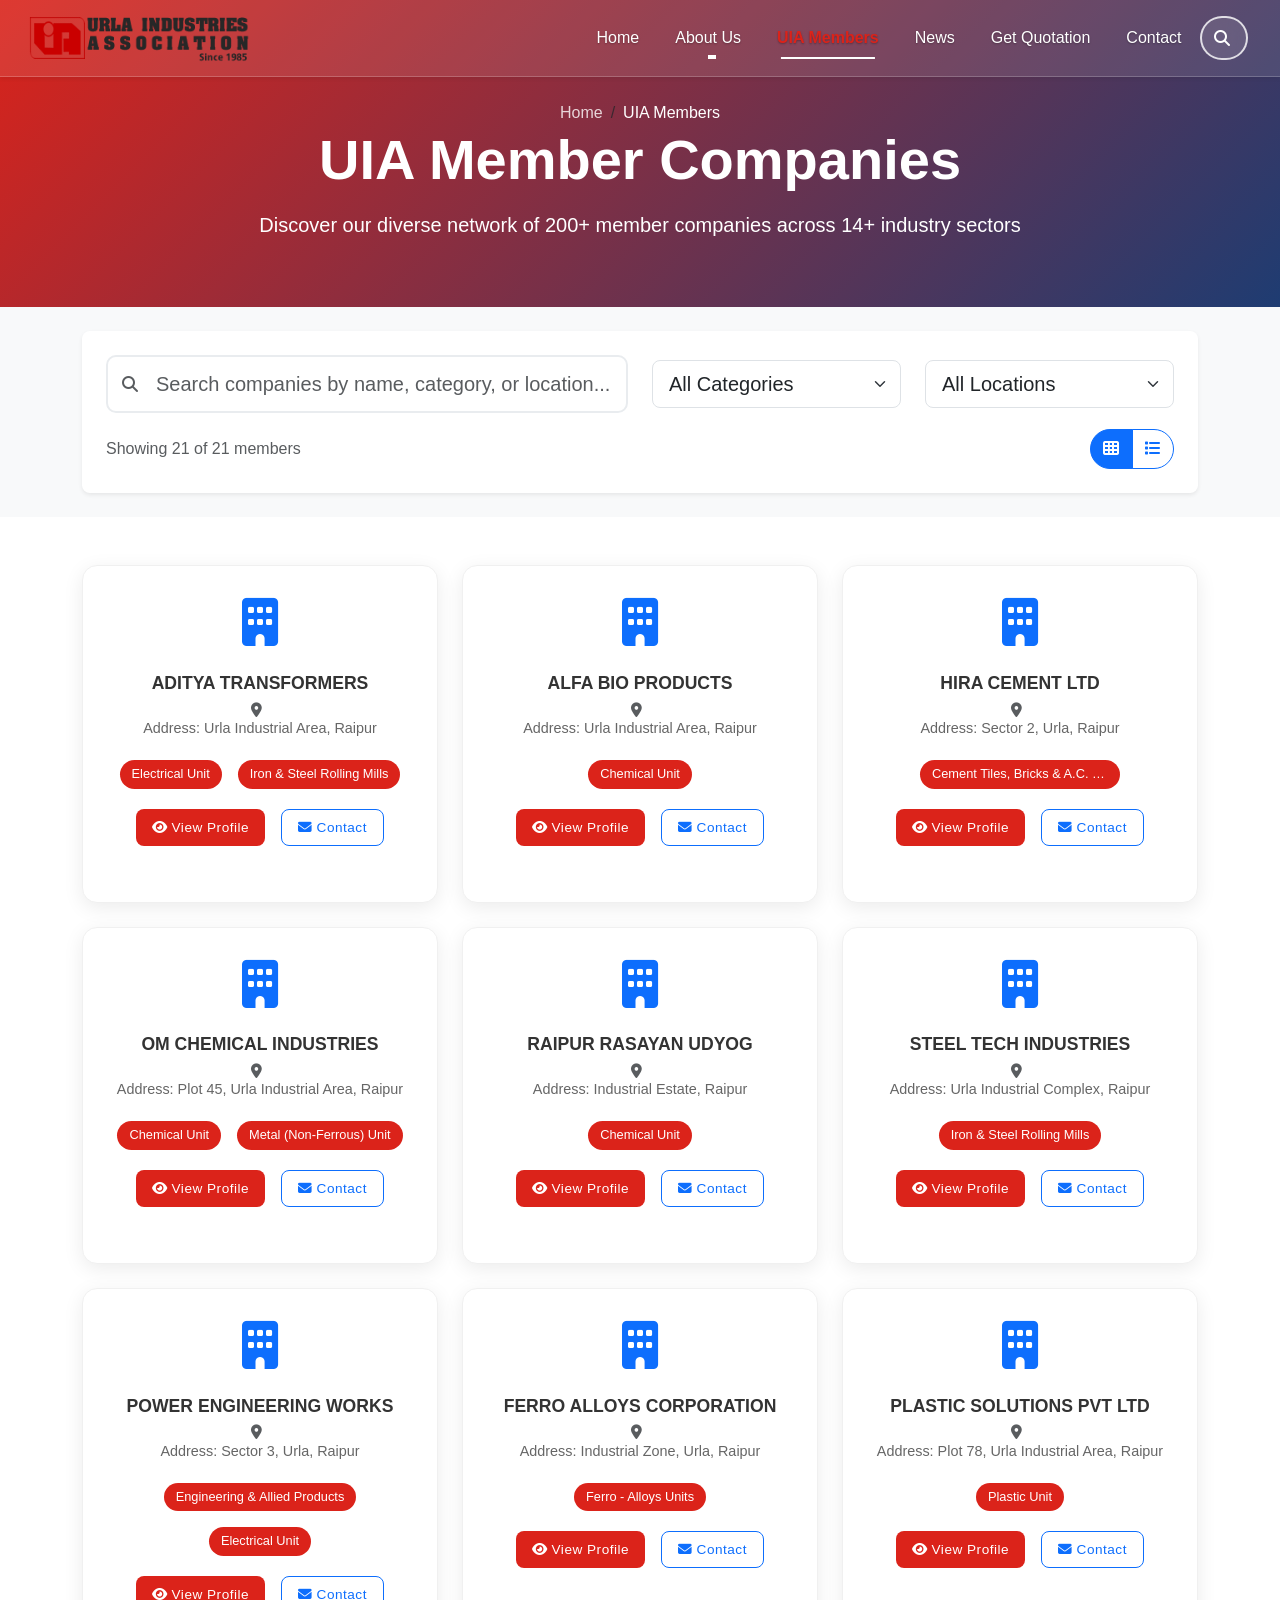
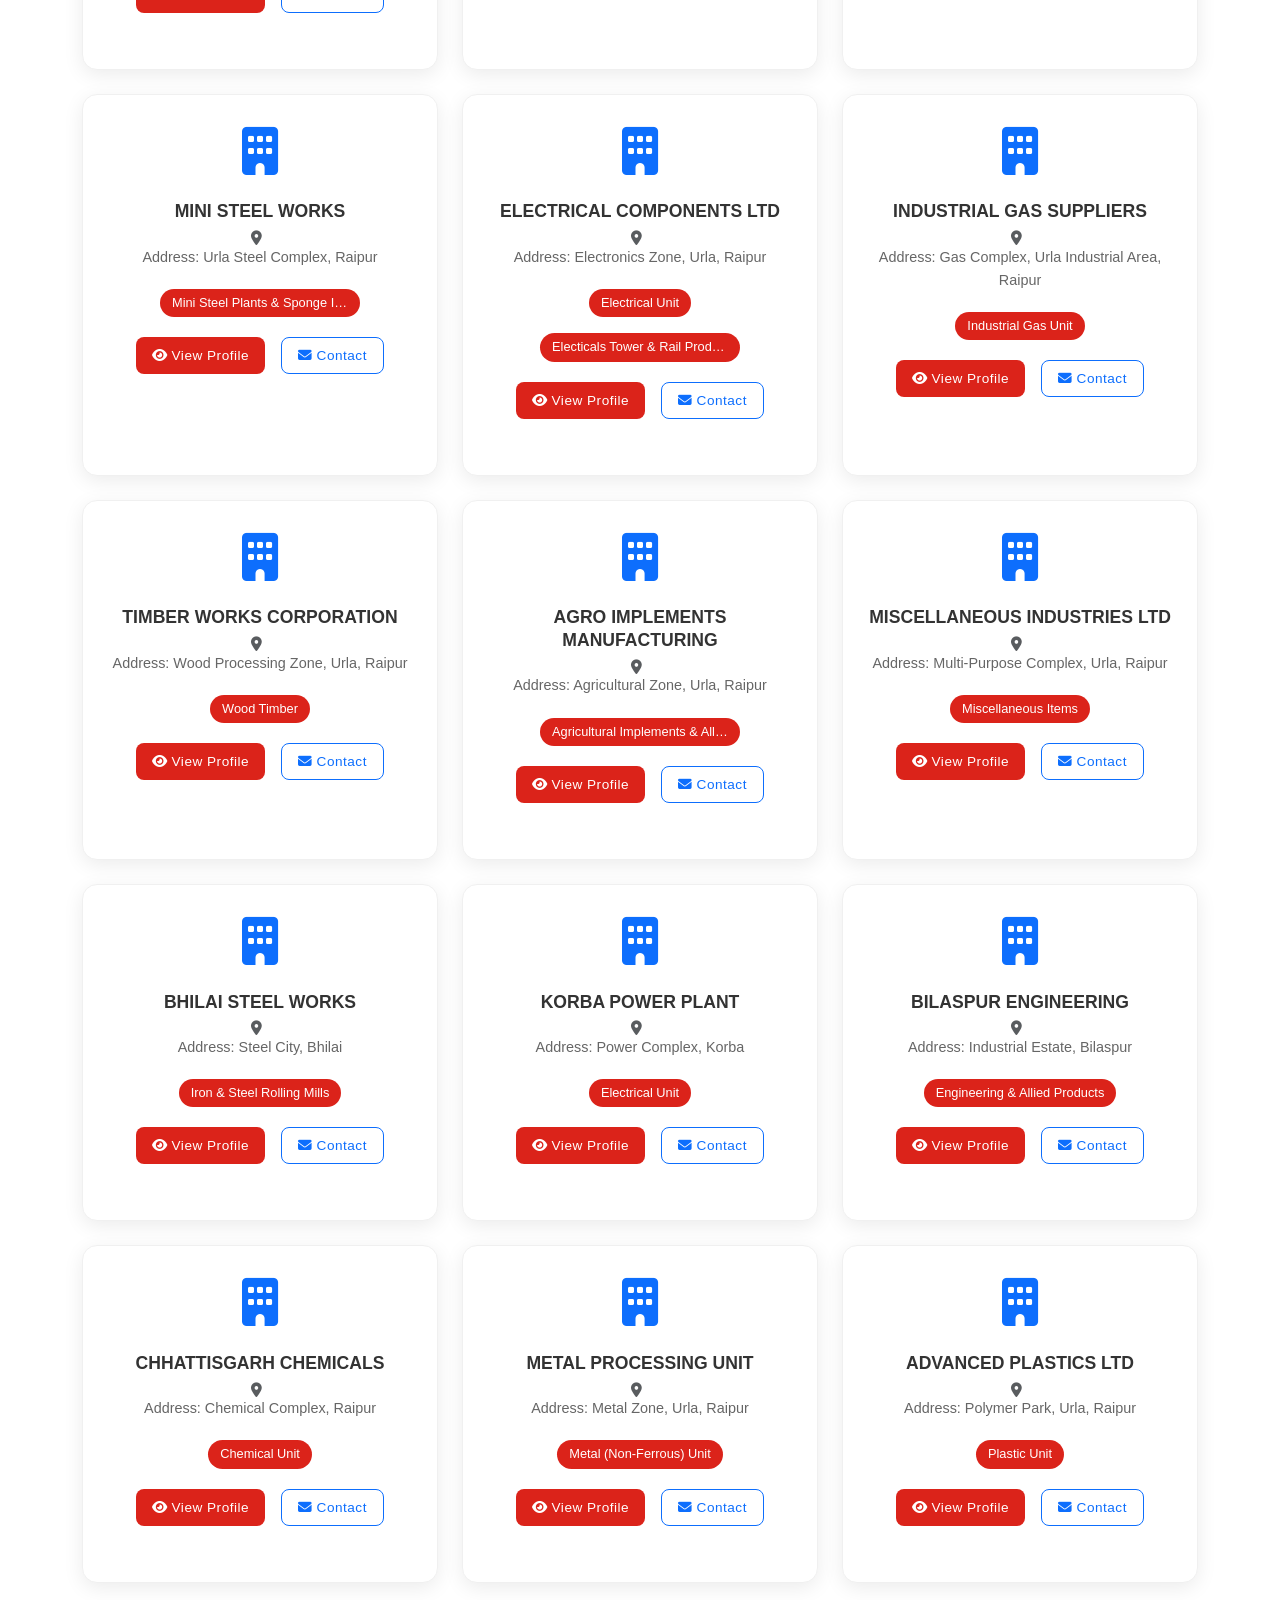
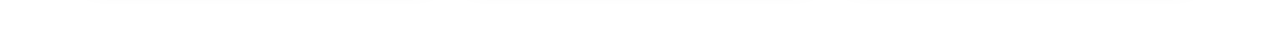
<file: uia-members.html>
<!DOCTYPE html>
<html lang="en">
<head>
    <meta charset="UTF-8">
    <meta name="viewport" content="width=device-width, initial-scale=1.0">
    <title>UIA Members - Urla Industries Association</title>
    
    <!-- Bootstrap CSS -->
    <link href="https://cdn.jsdelivr.net/npm/bootstrap@5.3.0/dist/css/bootstrap.min.css" rel="stylesheet">
    <!-- Font Awesome -->
    <link rel="stylesheet" href="https://cdnjs.cloudflare.com/ajax/libs/font-awesome/6.4.0/css/all.min.css">
    <!-- AOS Animation -->
    <link href="https://unpkg.com/aos@2.3.1/dist/aos.css" rel="stylesheet">
    <!-- Custom CSS -->
    <link rel="stylesheet" href="css/style.css">
</head>
<body>
    <!-- Navigation -->
    <nav class="navbar navbar-expand-lg navbar-light bg-white shadow-sm fixed-top">
        <div class="container-fluid px-3 px-lg-4">
            <a class="navbar-brand" href="index.html">
                <img src="uialogo.png" alt="UIA Logo" class="navbar-logo me-2">
            </a>

            <div class="navbar-actions d-flex align-items-center order-lg-3">
                <button class="btn btn-outline-primary search-btn me-2 d-none d-lg-inline-flex" data-bs-toggle="modal" data-bs-target="#searchModal" aria-label="Search">
                    <i class="fas fa-search"></i>
                    <span class="d-none d-xl-inline ms-1"></span>
                </button>

                <button class="navbar-toggler border-0" type="button" data-bs-toggle="collapse" data-bs-target="#navbarNav" aria-controls="navbarNav" aria-expanded="false" aria-label="Toggle navigation">
                    <span class="navbar-toggler-icon"></span>
                </button>
            </div>

            <div class="collapse navbar-collapse order-lg-2" id="navbarNav">
                <ul class="navbar-nav ms-auto">
                    <li class="nav-item">
                        <a class="nav-link" href="index.html">
                            <i class="fas fa-home d-lg-none me-2"></i>Home
                        </a>
                    </li>
                    <li class="nav-item dropdown">
                        <a class="nav-link dropdown-toggle" href="#" id="aboutDropdown" role="button" data-bs-toggle="dropdown" aria-expanded="false">
                            <i class="fas fa-info-circle d-lg-none me-2"></i>About Us
                        </a>
                        <ul class="dropdown-menu dropdown-menu-end">
                            <li><a class="dropdown-item" href="about-us.html">
                                <i class="fas fa-info-circle me-2"></i>About UIA
                            </a></li>
                            <li><a class="dropdown-item" href="office-bearers.html">
                                <i class="fas fa-users me-2"></i>Office Bearers
                            </a></li>
                            <li><a class="dropdown-item" href="executive-committee.html">
                                <i class="fas fa-user-tie me-2"></i>Executive Committee
                            </a></li>
                        </ul>
                    </li>
                    <li class="nav-item">
                        <a class="nav-link active" href="uia-members.html">
                            <i class="fas fa-building d-lg-none me-2"></i>UIA Members
                        </a>
                    </li>
                    <li class="nav-item">
                        <a class="nav-link" href="news.html">
                            <i class="fas fa-newspaper d-lg-none me-2"></i>News
                        </a>
                    </li>
                    <li class="nav-item">
                        <a class="nav-link" href="get-quotation.html">
                            <i class="fas fa-file-invoice d-lg-none me-2"></i>Get Quotation
                        </a>
                    </li>
                    <li class="nav-item">
                        <a class="nav-link" href="contact.html">
                            <i class="fas fa-envelope d-lg-none me-2"></i>Contact
                        </a>
                    </li>
                    <li class="nav-item d-lg-none">
                        <a class="nav-link" href="#" data-bs-toggle="modal" data-bs-target="#searchModal">
                            <i class="fas fa-search me-2"></i>
                        </a>
                    </li>
                </ul>
            </div>
        </div>
    </nav>

    <!-- Page Header -->
    <section class="page-header">
        <div class="container">
            <div class="row">
                <div class="col-12 text-center" data-aos="fade-up">
                    <nav aria-label="breadcrumb">
                        <ol class="breadcrumb justify-content-center">
                            <li class="breadcrumb-item"><a href="index.html">Home</a></li>
                            <li class="breadcrumb-item active" aria-current="page">UIA Members</li>
                        </ol>
                    </nav>
                    <h1 class="display-4 fw-bold mb-3">UIA Member Companies</h1>
                    <p class="lead">Discover our diverse network of 200+ member companies across 14+ industry sectors</p>
                </div>
            </div>
        </div>
    </section>

    <!-- Search & Filter Section -->
    <section class="py-4 bg-light">
        <div class="container">
            <div class="row">
                <div class="col-12" data-aos="fade-up">
                    <div class="search-filter-card bg-white p-4 rounded-3 shadow-sm">
                        <div class="row align-items-center">
                            <div class="col-lg-6 mb-3 mb-lg-0">
                                <div class="search-box position-relative">
                                    <input type="text" class="form-control form-control-lg ps-5" id="memberSearch" placeholder="Search companies by name, category, or location...">
                                    <i class="fas fa-search position-absolute top-50 start-0 translate-middle-y ms-3 text-muted"></i>
                                </div>
                            </div>
                            <div class="col-lg-3 mb-3 mb-lg-0">
                                <select class="form-select form-select-lg" id="categoryFilter">
                                    <option value="">All Categories</option>
                                    <option value="Chemical Unit">Chemical Unit</option>
                                    <option value="Engineering & Allied Products">Engineering & Allied Products</option>
                                    <option value="Iron & Steel Rolling Mills">Iron & Steel Rolling Mills</option>
                                    <option value="Ferro - Alloys Units">Ferro - Alloys Units</option>
                                    <option value="Electrical Unit">Electrical Unit</option>
                                    <option value="Plastic Unit">Plastic Unit</option>
                                    <option value="Metal (Non-Ferrous) Unit">Metal (Non-Ferrous) Unit</option>
                                    <option value="Mini Steel Plants & Sponge Iron">Mini Steel Plants & Sponge Iron</option>
                                    <option value="Miscellaneous Items">Miscellaneous Items</option>
                                    <option value="Electicals Tower & Rail Products">Electicals Tower & Rail Products</option>
                                    <option value="Industrial Gas Unit">Industrial Gas Unit</option>
                                    <option value="Cement Tiles, Bricks & A.C. Pipes">Cement Tiles, Bricks & A.C. Pipes</option>
                                    <option value="Wood Timber">Wood Timber</option>
                                    <option value="Agricultural Implements & Allied Products">Agricultural Implements & Allied Products</option>
                                </select>
                            </div>
                            <div class="col-lg-3">
                                <select class="form-select form-select-lg" id="locationFilter">
                                    <option value="">All Locations</option>
                                    <option value="Raipur">Raipur</option>
                                    <option value="Urla">Urla</option>
                                    <option value="Bilaspur">Bilaspur</option>
                                    <option value="Korba">Korba</option>
                                    <option value="Bhilai">Bhilai</option>
                                </select>
                            </div>
                        </div>
                        <div class="row mt-3">
                            <div class="col-12">
                                <div class="d-flex justify-content-between align-items-center">
                                    <div class="search-results-info">
                                        <span id="memberCount" class="text-muted">Loading members...</span>
                                    </div>
                                    <div class="view-toggle">
                                        <div class="btn-group" role="group" aria-label="View toggle">
                                            <button type="button" class="btn btn-outline-primary active" id="gridView">
                                                <i class="fas fa-th"></i>
                                            </button>
                                            <button type="button" class="btn btn-outline-primary" id="listView">
                                                <i class="fas fa-list"></i>
                                            </button>
                                        </div>
                                    </div>
                                </div>
                            </div>
                        </div>
                    </div>
                </div>
            </div>
        </div>
    </section>

    <!-- Members Grid Section -->
    <section class="py-5">
        <div class="container">
            <div class="row" id="membersContainer">
                <!-- Members will be loaded here dynamically -->
            </div>
            
            <!-- No Results Message -->
            <div class="row" id="noResults" style="display: none;">
                <div class="col-12 text-center py-5">
                    <div class="no-results-card">
                        <i class="fas fa-search fa-3x text-muted mb-3"></i>
                        <h4 class="text-muted">No members found</h4>
                        <p class="text-muted">Try adjusting your search criteria or filters</p>
                        <button class="btn btn-primary" onclick="clearFilters()">Clear Filters</button>
                    </div>
                </div>
            </div>
        </div>
    </section>

    <!-- Search Modal -->
    <div class="modal fade" id="searchModal" tabindex="-1" aria-labelledby="searchModalLabel" aria-hidden="true">
        <div class="modal-dialog modal-lg">
            <div class="modal-content">
                <div class="modal-header border-0">
                    <h5 class="modal-title" id="searchModalLabel">Search Members</h5>
                    <button type="button" class="btn-close" data-bs-dismiss="modal" aria-label="Close"></button>
                </div>
                <div class="modal-body">
                    <div class="input-group">
                        <input type="text" class="form-control form-control-lg" id="modalSearchInput" placeholder="Search for members, categories, or information...">
                        <button class="btn btn-primary" type="button" onclick="performSearch()">
                            <i class="fas fa-search"></i>
                        </button>
                    </div>
                    <div class="mt-3">
                        <h6>Quick Filters:</h6>
                        <div class="d-flex flex-wrap gap-2">
                            <button class="btn btn-sm btn-outline-secondary" onclick="quickFilter('Chemical Unit')">Chemical</button>
                            <button class="btn btn-sm btn-outline-secondary" onclick="quickFilter('Engineering & Allied Products')">Engineering</button>
                            <button class="btn btn-sm btn-outline-secondary" onclick="quickFilter('Iron & Steel Rolling Mills')">Steel</button>
                            <button class="btn btn-sm btn-outline-secondary" onclick="quickFilter('Electrical Unit')">Electrical</button>
                        </div>
                    </div>
                </div>
            </div>
        </div>
    </div>

    <!-- Bootstrap JS -->
    <script src="https://cdn.jsdelivr.net/npm/bootstrap@5.3.0/dist/js/bootstrap.bundle.min.js"></script>
    <!-- jQuery -->
    <script src="https://code.jquery.com/jquery-3.6.0.min.js"></script>
    <!-- AOS Animation -->
    <script src="https://unpkg.com/aos@2.3.1/dist/aos.js"></script>
    <!-- Custom JS -->
    <script src="js/script.js"></script>
    <script src="js/members.js"></script>
</body>
</html>
</file>
<file: css/style.css>
/* Custom CSS for UIA Website */

:root {
    --primary-color: #db231a;
    --secondary-color: #f8f9fa;
    --accent-color: #ff6b35;
    --text-dark: #333;
    --text-light: #666;
    --vh: 1vh;
}

* {
    margin: 0;
    padding: 0;
    box-sizing: border-box;
}

html {
    font-size: 16px;
    scroll-behavior: smooth;
    -webkit-text-size-adjust: 100%;
    -ms-text-size-adjust: 100%;
}

body {
    font-family: 'Segoe UI', Tahoma, Geneva, Verdana, sans-serif;
    line-height: 1.6;
    color: var(--text-dark);
    padding-top: 0;
    overflow-x: hidden;
    -webkit-font-smoothing: antialiased;
    -moz-osx-font-smoothing: grayscale;
}

/* Prevent horizontal scroll */
/* .container-fluid,
.container {
    overflow-x: hidden;
} */

/* Ensure images are responsive */
img {
    max-width: 100%;
    height: auto;
}

/* Responsive tables */
.table-responsive {
    overflow-x: auto;
    -webkit-overflow-scrolling: touch;
}

/* Mobile-first responsive utilities */
.w-100 { width: 100% !important; }
.h-100 { height: 100% !important; }

/* Responsive text alignment */
@media (max-width: 767px) {
    .text-center-mobile { text-align: center !important; }
    .text-left-mobile { text-align: left !important; }
}

/* Responsive spacing utilities */
@media (max-width: 767px) {
    .p-mobile-2 { padding: 0.5rem !important; }
    .p-mobile-3 { padding: 1rem !important; }
    .m-mobile-2 { margin: 0.5rem !important; }
    .m-mobile-3 { margin: 1rem !important; }
    .mb-mobile-3 { margin-bottom: 1rem !important; }
    .mt-mobile-3 { margin-top: 1rem !important; }
}

/* Responsive display utilities */
@media (max-width: 767px) {
    .d-mobile-block { display: block !important; }
    .d-mobile-none { display: none !important; }
    .d-mobile-flex { display: flex !important; }
}

/* Quotation Page Styles */
.product-check {
    transition: all 0.3s ease;
    padding: 0.75rem;
    border-radius: 0.5rem;
    border: 2px solid transparent;
    background: #f8f9fa;
    margin-bottom: 0.5rem;
}

.product-check:hover {
    background: #e9ecef;
    border-color: var(--primary-color);
}

.product-check.selected {
    background: rgba(219, 35, 26, 0.1);
    border-color: var(--primary-color);
}

/* Office Bearers & Executive Committee Page Styles */
.bearer-year-card,
.committee-year-card {
    transition: all 0.3s ease;
}

.bearer-year-card:hover,
.committee-year-card:hover {
    transform: translateY(-5px);
}

.bearer-year-card .card-header,
.committee-year-card .card-header {
    position: relative;
    overflow: hidden;
}

.bearer-year-card .card-header::before,
.committee-year-card .card-header::before {
    content: '';
    position: absolute;
    top: 0;
    left: -100%;
    width: 100%;
    height: 100%;
    background: linear-gradient(90deg, transparent, rgba(255,255,255,0.1), transparent);
    transition: left 0.5s ease;
}

.bearer-year-card:hover .card-header::before,
.committee-year-card:hover .card-header::before {
    left: 100%;
}

.download-btn {
    transition: all 0.3s ease;
    border-radius: 25px;
    padding: 8px 20px;
    font-weight: 500;
}

.download-btn:hover {
    transform: scale(1.05);
    box-shadow: 0 4px 15px rgba(0,0,0,0.2);
}

.download-btn:active {
    transform: scale(0.98);
}

/* Badge styles for committee pages */
.badge.bg-primary-subtle {
    background-color: rgba(13, 110, 253, 0.1) !important;
    color: #0d6efd !important;
}

.badge.bg-success-subtle {
    background-color: rgba(25, 135, 84, 0.1) !important;
    color: #198754 !important;
}

.badge.bg-info-subtle {
    background-color: rgba(13, 202, 240, 0.1) !important;
    color: #0dcaf0 !important;
}

.badge.bg-warning-subtle {
    background-color: rgba(255, 193, 7, 0.1) !important;
    color: #ffc107 !important;
}

.badge.bg-danger-subtle {
    background-color: rgba(220, 53, 69, 0.1) !important;
    color: #dc3545 !important;
}

/* Responsive adjustments for office bearers and committee pages */
@media (max-width: 768px) {
    .bearer-year-card .card-header .row,
    .committee-year-card .card-header .row {
        text-align: center;
    }

    .bearer-year-card .card-header .col-md-4,
    .committee-year-card .card-header .col-md-4 {
        margin-top: 1rem;
    }

    .download-btn {
        width: 100%;
        margin-top: 0.5rem;
    }
}

/* News Page Styles */
.hero-section {
    background: linear-gradient(135deg, var(--primary-color) 0%, #ff6b35 100%);
    position: relative;
    overflow: hidden;
}

.hero-section::before {
    content: '';
    position: absolute;
    top: 0;
    left: 0;
    right: 0;
    bottom: 0;
    background: url('data:image/svg+xml,<svg xmlns="http://www.w3.org/2000/svg" viewBox="0 0 100 100"><defs><pattern id="grain" width="100" height="100" patternUnits="userSpaceOnUse"><circle cx="25" cy="25" r="1" fill="white" opacity="0.1"/><circle cx="75" cy="75" r="1" fill="white" opacity="0.1"/><circle cx="50" cy="10" r="1" fill="white" opacity="0.1"/><circle cx="10" cy="60" r="1" fill="white" opacity="0.1"/><circle cx="90" cy="40" r="1" fill="white" opacity="0.1"/></pattern></defs><rect width="100" height="100" fill="url(%23grain)"/></svg>');
    opacity: 0.3;
}

.min-vh-50 {
    min-height: 50vh;
}

.floating-card {
    animation: float 3s ease-in-out infinite;
}

@keyframes float {
    0%, 100% { transform: translateY(0px); }
    50% { transform: translateY(-10px); }
}

.news-card {
    transition: transform 0.3s ease, box-shadow 0.3s ease;
}

.news-card:hover {
    transform: translateY(-5px);
}

.news-card:hover .card {
    box-shadow: 0 10px 30px rgba(0,0,0,0.15) !important;
}

.news-image-wrapper {
    position: relative;
    overflow: hidden;
}

.news-image-wrapper img {
    transition: transform 0.3s ease;
    height: 200px;
    object-fit: cover;
    width: 100%;
}

.news-card:hover .news-image-wrapper img {
    transform: scale(1.05);
}

.news-category-badge {
    position: absolute;
    top: 15px;
    left: 15px;
    z-index: 2;
}

.featured-news-card .card {
    transition: transform 0.3s ease, box-shadow 0.3s ease;
}

.featured-news-card:hover .card {
    transform: translateY(-3px);
    box-shadow: 0 15px 40px rgba(0,0,0,0.15) !important;
}

.object-cover {
    object-fit: cover;
}

.news-highlights .highlight-item {
    transition: all 0.3s ease;
    border-left: 3px solid transparent;
}

.news-highlights .highlight-item:hover {
    background: white !important;
    border-left-color: var(--primary-color);
    transform: translateX(5px);
    box-shadow: 0 5px 15px rgba(0,0,0,0.1);
}

.newsletter-card {
    position: relative;
    overflow: hidden;
}

.newsletter-card::before {
    content: '';
    position: absolute;
    top: -50%;
    left: -50%;
    width: 200%;
    height: 200%;
    background: linear-gradient(45deg, transparent, rgba(219, 35, 26, 0.05), transparent);
    transform: rotate(45deg);
    animation: shimmer 3s infinite;
}

@keyframes shimmer {
    0% { transform: translateX(-100%) translateY(-100%) rotate(45deg); }
    100% { transform: translateX(100%) translateY(100%) rotate(45deg); }
}

.newsletter-icon {
    animation: pulse 2s infinite;
}

@keyframes pulse {
    0%, 100% { transform: scale(1); }
    50% { transform: scale(1.05); }
}

.archive-item {
    transition: transform 0.3s ease;
}

.archive-item:hover {
    transform: translateY(-3px);
}

.archive-item:hover .card {
    box-shadow: 0 10px 25px rgba(0,0,0,0.15) !important;
}

.date-box {
    min-width: 70px;
    border-radius: 10px;
    box-shadow: 0 5px 15px rgba(0,0,0,0.2);
}

.date-box .day {
    font-size: 1.5rem;
    line-height: 1;
}

.date-box .month {
    font-size: 0.75rem;
    text-transform: uppercase;
    letter-spacing: 1px;
}

.footer-logo {
    max-height: 60px;
    width: auto;
}

.social-links .btn {
    width: 40px;
    height: 40px;
    border-radius: 50%;
    display: inline-flex;
    align-items: center;
    justify-content: center;
    transition: all 0.3s ease;
}

.social-links .btn:hover {
    background: var(--primary-color);
    border-color: var(--primary-color);
    transform: translateY(-2px);
}

/* Responsive adjustments for news page */
@media (max-width: 768px) {
    .hero-section {
        padding: 3rem 0;
    }

    .hero-section .display-4 {
        font-size: 2.5rem;
    }

    .featured-news-card .row {
        flex-direction: column-reverse;
    }

    .news-highlights {
        margin-top: 2rem;
    }

    .archive-item .d-flex {
        flex-direction: column;
        text-align: center;
    }

    .archive-date {
        margin-bottom: 1rem;
        margin-right: 0 !important;
    }
}

/* News Detail Page Styles */
.breadcrumb-section {
    border-bottom: 1px solid #e9ecef;
}

.breadcrumb-item a {
    color: var(--primary-color);
    transition: color 0.3s ease;
}

.breadcrumb-item a:hover {
    color: #ff6b35;
}

.news-detail-section {
    background: #fafafa;
}

.news-article {
    background: white;
    padding: 2rem;
    border-radius: 15px;
    box-shadow: 0 5px 20px rgba(0,0,0,0.08);
}

.article-header {
    border-bottom: 2px solid #f8f9fa;
    padding-bottom: 2rem;
}

.article-meta .badge {
    font-size: 0.75rem;
    padding: 0.5rem 0.75rem;
}

.article-title {
    color: var(--text-dark);
    line-height: 1.2;
}

.article-subtitle {
    font-size: 1.1rem;
    color: #6c757d;
}

.article-image {
    position: relative;
}

.article-image img {
    border-radius: 10px;
    transition: transform 0.3s ease;
}

.article-image:hover img {
    transform: scale(1.02);
}

.section-heading {
    color: var(--text-dark);
    border-left: 4px solid var(--primary-color);
    padding-left: 1rem;
    margin-left: -1rem;
}

.speaker-card {
    transition: all 0.3s ease;
    border-left: 3px solid transparent;
}

.speaker-card:hover {
    background: white !important;
    border-left-color: var(--primary-color);
    transform: translateY(-2px);
    box-shadow: 0 5px 15px rgba(0,0,0,0.1);
}

.outcome-item {
    transition: all 0.3s ease;
    border-left: 3px solid transparent;
}

.outcome-item:hover {
    background: white !important;
    border-left-color: #28a745;
    transform: translateX(5px);
    box-shadow: 0 3px 10px rgba(0,0,0,0.1);
}

.blockquote-custom {
    position: relative;
    background: linear-gradient(135deg, #f8f9fa 0%, #e9ecef 100%);
    border-left: 5px solid var(--primary-color);
}

.blockquote-custom::before {
    content: '"';
    position: absolute;
    top: -10px;
    left: 20px;
    font-size: 4rem;
    color: var(--primary-color);
    opacity: 0.3;
    font-family: Georgia, serif;
}

.quote-pattern {
    position: absolute;
    top: 0;
    right: 0;
    width: 100px;
    height: 100px;
    background: url('data:image/svg+xml,<svg xmlns="http://www.w3.org/2000/svg" viewBox="0 0 100 100"><circle cx="20" cy="20" r="2" fill="rgba(219,35,26,0.1)"/><circle cx="80" cy="80" r="2" fill="rgba(219,35,26,0.1)"/><circle cx="50" cy="10" r="1" fill="rgba(219,35,26,0.1)"/></svg>');
    opacity: 0.5;
}

.article-footer {
    background: #f8f9fa;
    margin: 0 -2rem -2rem -2rem;
    padding: 1.5rem 2rem;
    border-radius: 0 0 15px 15px;
}

.badge.bg-outline-primary {
    background: transparent !important;
    border: 1px solid var(--primary-color);
    color: var(--primary-color);
}

.share-buttons .btn {
    width: 35px;
    height: 35px;
    border-radius: 50%;
    display: inline-flex;
    align-items: center;
    justify-content: center;
    transition: all 0.3s ease;
}

.share-buttons .btn:hover {
    transform: translateY(-2px);
}

/* Sidebar Styles */
.news-sidebar {
    position: sticky;
    top: 100px;
}

.sidebar-widget {
    background: white;
    padding: 1.5rem;
    border-radius: 10px;
    box-shadow: 0 3px 15px rgba(0,0,0,0.08);
    transition: transform 0.3s ease;
}

.sidebar-widget:hover {
    transform: translateY(-2px);
    box-shadow: 0 5px 20px rgba(0,0,0,0.12);
}

.widget-title {
    color: var(--text-dark);
    border-bottom: 2px solid #f8f9fa;
    padding-bottom: 0.5rem;
}

.related-item {
    transition: all 0.3s ease;
    padding: 0.5rem;
    border-radius: 8px;
}

.related-item:hover {
    background: #f8f9fa;
    transform: translateX(5px);
}

.related-item img {
    border-radius: 5px;
    transition: transform 0.3s ease;
}

.related-item:hover img {
    transform: scale(1.05);
}

.newsletter-widget {
    background: linear-gradient(135deg, var(--primary-color) 0%, #ff6b35 100%);
    position: relative;
    overflow: hidden;
}

.newsletter-widget::before {
    content: '';
    position: absolute;
    top: -50%;
    right: -50%;
    width: 100%;
    height: 100%;
    background: url('data:image/svg+xml,<svg xmlns="http://www.w3.org/2000/svg" viewBox="0 0 100 100"><circle cx="25" cy="25" r="2" fill="white" opacity="0.1"/><circle cx="75" cy="75" r="2" fill="white" opacity="0.1"/></svg>');
    animation: float 4s ease-in-out infinite;
}

.quick-links a {
    transition: all 0.3s ease;
    padding: 0.25rem 0;
    border-radius: 5px;
}

.quick-links a:hover {
    color: var(--primary-color) !important;
    padding-left: 0.5rem;
}

.contact-widget {
    border-left: 4px solid var(--primary-color);
}

/* Article Navigation */
.article-navigation {
    border-top: 1px solid #e9ecef;
    border-bottom: 1px solid #e9ecef;
}

.nav-link-prev,
.nav-link-next {
    transition: all 0.3s ease;
    padding: 1rem;
    border-radius: 10px;
}

.nav-link-prev:hover,
.nav-link-next:hover {
    background: white;
    box-shadow: 0 5px 15px rgba(0,0,0,0.1);
    transform: translateY(-2px);
}

.nav-icon {
    transition: transform 0.3s ease;
}

.nav-link-prev:hover .nav-icon,
.nav-link-next:hover .nav-icon {
    transform: scale(1.1);
}

/* Comments Section */
.comment-form {
    background: #f8f9fa;
    padding: 2rem;
    border-radius: 10px;
    border-left: 4px solid var(--primary-color);
}

.comment-item {
    transition: all 0.3s ease;
    border-left: 3px solid transparent;
}

.comment-item:hover {
    background: white !important;
    border-left-color: var(--primary-color);
    transform: translateX(5px);
    box-shadow: 0 3px 10px rgba(0,0,0,0.1);
}

.comment-avatar {
    transition: transform 0.3s ease;
}

.comment-item:hover .comment-avatar {
    transform: scale(1.1);
}

/* Responsive adjustments for news detail page */
@media (max-width: 768px) {
    .news-article {
        padding: 1.5rem;
    }

    .article-footer {
        margin: 0 -1.5rem -1.5rem -1.5rem;
        padding: 1rem 1.5rem;
    }

    .article-title {
        font-size: 2rem;
    }

    .news-sidebar {
        position: static;
        margin-top: 2rem;
    }

    .sidebar-widget {
        margin-bottom: 1.5rem;
    }

    .nav-link-prev .d-flex,
    .nav-link-next .d-flex {
        flex-direction: column;
        text-align: center;
    }

    .nav-icon {
        margin: 0 0 0.5rem 0 !important;
    }

    .comment-form {
        padding: 1.5rem;
    }
}

.product-check .form-check-input {
    margin-top: 0.25rem;
}

.product-check .form-check-label {
    cursor: pointer;
    font-weight: 500;
    color: var(--text-dark);
    transition: color 0.3s ease;
}

.product-check.selected .form-check-label {
    color: var(--primary-color);
}

.process-step {
    padding: 2rem 1rem;
    transition: transform 0.3s ease;
}

.process-step:hover {
    transform: translateY(-5px);
}

.step-number {
    width: 50px;
    height: 50px;
    font-size: 1.25rem;
    position: relative;
    z-index: 2;
}

.step-number::before {
    content: '';
    position: absolute;
    top: 50%;
    left: 100%;
    width: 100px;
    height: 2px;
    background: linear-gradient(to right, var(--primary-color), transparent);
    transform: translateY(-50%);
    z-index: -1;
}

.process-step:last-child .step-number::before {
    display: none;
}

.product-card {
    transition: all 0.3s ease;
    border: 1px solid #e9ecef;
}

.product-card:hover {
    transform: translateY(-5px);
    box-shadow: 0 10px 30px rgba(0, 0, 0, 0.1) !important;
}

.form-floating.focused {
    transform: scale(1.02);
    transition: transform 0.2s ease;
}

.animate-step {
    animation: slideInUp 0.6s ease forwards;
}

@keyframes slideInUp {
    from {
        opacity: 0;
        transform: translateY(30px);
    }
    to {
        opacity: 1;
        transform: translateY(0);
    }
}

.success-icon {
    animation: bounceIn 0.6s ease;
}

@keyframes bounceIn {
    0% {
        opacity: 0;
        transform: scale(0.3);
    }
    50% {
        opacity: 1;
        transform: scale(1.05);
    }
    70% {
        transform: scale(0.9);
    }
    100% {
        opacity: 1;
        transform: scale(1);
    }
}

/* Responsive adjustments for quotation page */
@media (max-width: 768px) {
    .process-step {
        padding: 1rem 0.5rem;
        margin-bottom: 2rem;
    }

    .step-number::before {
        display: none;
    }

    .product-check {
        padding: 0.5rem;
    }

    .contact-form-wrapper {
        padding: 2rem 1rem !important;
    }
}

/* Enhanced Navigation Styles */
.navbar {
    transition: all 0.3s ease;
    /* backdrop-filter: blur(10px); */
    min-height: 70px;
    padding: 0.5rem 0;
    z-index: 1050;
    width: 100%;
    background: rgba(255, 255, 255, 0.1) !important;
    border-bottom: 1px solid rgba(255, 255, 255, 0.2);
}

/* Navbar scrolled state - solid background instead of transparent */
.navbar.scrolled {
    background: rgba(255, 255, 255, 0.95) !important;
    backdrop-filter: blur(15px);
    box-shadow: 0 2px 20px rgba(0, 0, 0, 0.1);
    border-bottom: 1px solid rgba(0, 0, 0, 0.1);
}

.navbar.scrolled .navbar-brand,
.navbar.scrolled .nav-link {
    color: var(--text-dark) !important;
}

.navbar.scrolled .navbar-toggler-icon {
    background-image: url("data:image/svg+xml,%3csvg xmlns='http://www.w3.org/2000/svg' viewBox='0 0 30 30'%3e%3cpath stroke='rgba%2833, 37, 41, 0.75%29' stroke-linecap='round' stroke-miterlimit='10' stroke-width='2' d='M4 7h22M4 15h22M4 23h22'/%3e%3c/svg%3e");
}

.navbar .container-fluid {
    max-width: 100%;
    padding-left: 1.5rem;
    padding-right: 1.5rem;
}

@media (min-width: 992px) {
    .navbar .container-fluid {
        padding-left: 3rem;
        padding-right: 3rem;
    }
}

/* Add proper spacing for navbar content */
.navbar-brand {
    margin-right: 2rem;
}

.navbar-nav .nav-link {
    padding: 0.75rem 1rem;
    margin: 0 0.25rem;
    border-radius: 8px;
    transition: all 0.3s ease;
}

.navbar-nav .nav-link:hover {
    background: rgba(255, 255, 255, 0.1);
    transform: translateY(-1px);
}

.navbar-brand {
    font-size: 1.5rem;
    font-weight: bold;
    display: flex;
    align-items: center;
    text-decoration: none;
    color: white !important;
    transition: all 0.3s ease;
    text-shadow: 0 2px 4px rgba(0, 0, 0, 0.3);
}

.navbar-logo {
    transition: all 0.3s ease;
    max-height: 50px;
    width: auto;
    height: auto;
}

/* Enhanced navbar toggler */
.navbar-toggler {
    border: 2px solid var(--primary-color);
    border-radius: 8px;
    padding: 0.5rem 0.75rem;
    transition: all 0.3s ease;
    background: transparent;
}

.navbar-toggler:hover {
    background: var(--primary-color);
    transform: scale(1.05);
}

.navbar-toggler:focus {
    box-shadow: 0 0 0 0.2rem rgba(219, 35, 26, 0.25);
}

.navbar-toggler-icon {
    background-image: url("data:image/svg+xml,%3csvg xmlns='http://www.w3.org/2000/svg' viewBox='0 0 30 30'%3e%3cpath stroke='rgba%2833, 37, 41, 0.75%29' stroke-linecap='round' stroke-miterlimit='10' stroke-width='2' d='M4 7h22M4 15h22M4 23h22'/%3e%3c/svg%3e");
    transition: all 0.3s ease;
}

.navbar-toggler:hover .navbar-toggler-icon {
    background-image: url("data:image/svg+xml,%3csvg xmlns='http://www.w3.org/2000/svg' viewBox='0 0 30 30'%3e%3cpath stroke='rgba%28255, 255, 255, 1%29' stroke-linecap='round' stroke-miterlimit='10' stroke-width='2' d='M4 7h22M4 15h22M4 23h22'/%3e%3c/svg%3e");
}

.brand-text {
    font-weight: 700;
    color: white;
    margin-left: 0.5rem;
    text-shadow: 0 2px 4px rgba(0, 0, 0, 0.3);
}

.navbar-actions {
    order: 2;
}

.search-btn {
    border-radius: 25px;
    padding: 0.5rem 0.75rem;
    transition: all 0.3s ease;
    border: 2px solid rgba(255, 255, 255, 0.8);
    color: white;
    background: rgba(255, 255, 255, 0.1);
    min-width: 44px;
    min-height: 44px;
    display: flex;
    align-items: center;
    justify-content: center;
    position: relative;
    overflow: hidden;
    backdrop-filter: blur(10px);
}

.search-btn::before {
    content: '';
    position: absolute;
    top: 50%;
    left: 50%;
    width: 0;
    height: 0;
    background: rgba(219, 35, 26, 0.1);
    border-radius: 50%;
    transform: translate(-50%, -50%);
    transition: width 0.3s ease, height 0.3s ease;
    z-index: 0;
}

.search-btn:hover::before {
    width: 100px;
    height: 100px;
}

.search-btn:hover {
    background: var(--primary-color);
    color: white;
    transform: scale(1.05);
}

.search-btn:active {
    transform: scale(0.95);
}

.search-btn i,
.search-btn span {
    position: relative;
    z-index: 1;
}

.navbar-nav .nav-link {
    font-weight: 500;
    margin: 0 10px;
    transition: color 0.3s ease;
    position: relative;
    padding: 0.5rem 1rem;
    color: white !important;
    text-shadow: 0 1px 2px rgba(0, 0, 0, 0.3);
}

.navbar-nav .nav-link:hover {
    color: rgba(255, 255, 255, 0.8) !important;
}

.navbar-nav .nav-link.active {
    color: #db231a !important;
    font-weight: 600;
}

.navbar-nav .nav-link::after {
    content: '';
    position: absolute;
    bottom: 0;
    left: 50%;
    width: 0;
    height: 2px;
    background: white;
    transition: all 0.3s ease;
    transform: translateX(-50%);
}

.navbar-nav .nav-link:hover::after,
.navbar-nav .nav-link.active::after {
    width: 80%;
}

.navbar-toggler {
    border: 2px solid rgba(255, 255, 255, 0.8);
    padding: 0.5rem;
    font-size: 1.1rem;
    transition: all 0.3s ease;
    border-radius: 8px;
    min-width: 44px;
    min-height: 44px;
    display: flex;
    align-items: center;
    justify-content: center;
    background: rgba(255, 255, 255, 0.1);
    backdrop-filter: blur(10px);
}

.navbar-toggler:hover {
    background: rgba(255, 255, 255, 0.2);
    border-color: white;
}

.navbar-toggler:hover .navbar-toggler-icon {
    background-image: url("data:image/svg+xml,%3csvg xmlns='http://www.w3.org/2000/svg' viewBox='0 0 30 30'%3e%3cpath stroke='rgba%28255, 255, 255, 1%29' stroke-linecap='round' stroke-miterlimit='10' stroke-width='2' d='M4 7h22M4 15h22M4 23h22'/%3e%3c/svg%3e");
}

.navbar-toggler:focus {
    box-shadow: 0 0 0 0.2rem rgba(219, 35, 26, 0.25);
    outline: none;
}

.navbar-toggler-icon {
    background-image: url("data:image/svg+xml,%3csvg xmlns='http://www.w3.org/2000/svg' viewBox='0 0 30 30'%3e%3cpath stroke='rgba%28255, 255, 255, 1%29' stroke-linecap='round' stroke-miterlimit='10' stroke-width='2' d='M4 7h22M4 15h22M4 23h22'/%3e%3c/svg%3e");
    width: 1.5em;
    height: 1.5em;
    transition: all 0.3s ease;
}

/* Dropdown improvements */
.dropdown-menu {
    border: none;
    box-shadow: 0 10px 30px rgba(0, 0, 0, 0.15);
    border-radius: 10px;
    padding: 0.5rem 0;
    margin-top: 0.5rem;
}

.dropdown-item {
    padding: 0.75rem 1.5rem;
    transition: all 0.3s ease;
    font-weight: 500;
}

.dropdown-item:hover {
    background: var(--primary-color);
    color: white;
}

/* Search button improvements */
.btn-outline-primary {
    border-radius: 50px;
    padding: 0.5rem 0.75rem;
    transition: all 0.3s ease;
}

.btn-outline-primary:hover {
    transform: scale(1.05);
}

/* Enhanced Hero Slider Section */
.hero-slider {
    position: relative;
    overflow: hidden;
    margin-top: 0;
    padding-top: 0;
}

.hero-slide {
    position: relative;
    overflow: hidden;
    min-height: 100vh;
    min-height: calc(var(--vh, 1vh) * 100);
    display: flex;
    align-items: center;
    background-attachment: fixed;
    background-size: cover;
    background-position: center;
    width: 100%;
}

.hero-slide .container,
.hero-slide .container-fluid {
    width: 100%;
    max-width: 100%;
    padding-left: 2rem;
    padding-right: 2rem;
    padding-top: 2rem;
    padding-bottom: 2rem;
}

@media (min-width: 576px) {
    .hero-slide .container,
    .hero-slide .container-fluid {
        padding-left: 2.5rem;
        padding-right: 2.5rem;
        padding-top: 3rem;
        padding-bottom: 3rem;
    }
}

@media (min-width: 992px) {
    .hero-slide .container,
    .hero-slide .container-fluid {
        padding-left: 4rem;
        padding-right: 4rem;
        padding-top: 4rem;
        padding-bottom: 4rem;
    }
}

/* Add margin to hero content elements */
.hero-slide h1 {
    margin-bottom: 2rem;
}

.hero-slide .lead {
    margin-bottom: 2.5rem;
}

.hero-buttons {
    margin-top: 2rem;
}

.hero-buttons .btn {
    margin: 0.5rem 0.75rem 0.5rem 0;
}

/* Disable parallax on mobile for better performance */
@media (max-width: 768px) {
    .hero-slide {
        background-attachment: scroll;
        min-height: 85vh;
    }
}

.carousel-item {
    transition: transform 0.8s ease-in-out;
}

/* Responsive carousel indicators */
.carousel-indicators {
    bottom: 30px;
    margin-bottom: 0;
    z-index: 3;
}

.carousel-indicators button {
    width: 12px;
    height: 12px;
    border-radius: 50%;
    margin: 0 5px;
    background-color: rgba(255, 255, 255, 0.5);
    border: 2px solid rgba(255, 255, 255, 0.8);
    transition: all 0.3s ease;
}

.carousel-indicators button.active {
    background-color: #fff;
    transform: scale(1.2);
}

.carousel-indicators button:hover {
    background-color: rgba(255, 255, 255, 0.8);
    transform: scale(1.1);
}

/* Enhanced carousel controls */
.carousel-control-prev,
.carousel-control-next {
    width: 5%;
    opacity: 0.8;
    transition: all 0.3s ease;
    z-index: 3;
}

.carousel-control-prev:hover,
.carousel-control-next:hover {
    opacity: 1;
}

.carousel-control-prev-icon,
.carousel-control-next-icon {
    width: 2rem;
    height: 2rem;
    background-size: 100% 100%;
    filter: drop-shadow(0 2px 4px rgba(0, 0, 0, 0.3));
}

/* Enhanced carousel controls */
.carousel {
    width: 100%;
    overflow: hidden;
}

.carousel-inner {
    width: 100%;
}

.carousel-item {
    width: 100%;
}

.carousel-control-prev,
.carousel-control-next {
    width: 10%;
    opacity: 0.8;
    transition: all 0.3s ease;
    /* background: rgba(0, 0, 0, 0.1); */
    border-radius: 0 15px 15px 0;
    z-index: 10;
}

.carousel-control-next {
    border-radius: 15px 0 0 15px;
}

.carousel-control-prev:hover,
.carousel-control-next:hover {
    opacity: 1;
    background: rgba(0, 0, 0, 0.2);
}

.carousel-control-prev-icon,
.carousel-control-next-icon {
    width: 2rem;
    height: 2rem;
    background-size: 100%;
    filter: drop-shadow(0 2px 4px rgba(0, 0, 0, 0.3));
}

/* Mobile-specific carousel controls */
@media (max-width: 768px) {
    .carousel-control-prev,
    .carousel-control-next {
        width: 12%;
        opacity: 0.7;
        background: rgba(0, 0, 0, 0.15);
    }

    .carousel-control-prev-icon,
    .carousel-control-next-icon {
        width: 1.8rem;
        height: 1.8rem;
    }

    .carousel-indicators {
        bottom: 20px;
        z-index: 15;
    }

    .carousel-indicators button {
        width: 12px;
        height: 12px;
        margin: 0 4px;
        border-radius: 50%;
        background-color: rgba(255, 255, 255, 0.6);
        border: 2px solid rgba(255, 255, 255, 0.9);
        transition: all 0.3s ease;
    }

    .carousel-indicators button.active {
        background-color: var(--primary-color);
        border-color: white;
        transform: scale(1.2);
    }

    /* Touch-friendly carousel */
    .carousel-inner {
        touch-action: pan-y pinch-zoom;
    }
}

/* Hero content improvements */
.hero-slide .container {
    position: relative;
    z-index: 2;
}

.hero-slide .row {
    align-items: center;
    min-height: 100vh;
}

.hero-slide h1 {
    text-shadow: 0 2px 4px rgba(0, 0, 0, 0.3);
    animation: fadeInUp 1s ease-out;
}

.hero-slide .lead {
    text-shadow: 0 1px 2px rgba(0, 0, 0, 0.3);
    animation: fadeInUp 1s ease-out 0.2s both;
}

.hero-buttons {
    animation: fadeInUp 1s ease-out 0.4s both;
}

@keyframes fadeInUp {
    from {
        opacity: 0;
        transform: translateY(30px);
    }
    to {
        opacity: 1;
        transform: translateY(0);
    }
}

/* Hero Section (Legacy support) */
.hero-section {
    background: linear-gradient(135deg, var(--primary-color) 0%, #1e3c72 100%);
    position: relative;
    overflow: hidden;
    min-height: 100vh;
}

.hero-section::before {
    content: '';
    position: absolute;
    top: 0;
    left: 0;
    right: 0;
    bottom: 0;
    background: url('data:image/svg+xml,<svg xmlns="http://www.w3.org/2000/svg" viewBox="0 0 1000 1000"><polygon fill="rgba(255,255,255,0.1)" points="0,1000 1000,0 1000,1000"/></svg>');
    background-size: cover;
}

.hero-overlay {
    position: absolute;
    top: 0;
    left: 0;
    right: 0;
    bottom: 0;
    background: rgba(0, 0, 0, 0.3);
}

.hero-particles {
    position: absolute;
    top: 0;
    left: 0;
    right: 0;
    bottom: 0;
    background: url('data:image/svg+xml,<svg xmlns="http://www.w3.org/2000/svg" viewBox="0 0 100 100"><circle cx="20" cy="20" r="1" fill="rgba(255,255,255,0.3)"><animate attributeName="opacity" values="0;1;0" dur="3s" repeatCount="indefinite"/></circle><circle cx="80" cy="40" r="1" fill="rgba(255,255,255,0.3)"><animate attributeName="opacity" values="0;1;0" dur="4s" repeatCount="indefinite"/></circle><circle cx="40" cy="80" r="1" fill="rgba(255,255,255,0.3)"><animate attributeName="opacity" values="0;1;0" dur="2s" repeatCount="indefinite"/></circle></svg>');
    animation: float 20s infinite linear;
}

@keyframes float {
    0% { transform: translateY(0px); }
    50% { transform: translateY(-20px); }
    100% { transform: translateY(0px); }
}

.hero-section .container {
    position: relative;
    z-index: 2;
}

.hero-badge {
    animation: pulse 2s infinite;
}

@keyframes pulse {
    0% { transform: scale(1); }
    50% { transform: scale(1.05); }
    100% { transform: scale(1); }
}

.hero-stats {
    background: rgba(255, 255, 255, 0.1);
    border-radius: 15px;
    padding: 1.5rem;
    backdrop-filter: blur(10px);
}

.hero-stat h3 {
    font-size: 2rem;
    font-weight: 700;
}

.hero-buttons .btn {
    margin: 5px;
    padding: 12px 30px;
    border-radius: 50px;
    font-weight: 600;
    text-transform: uppercase;
    letter-spacing: 1px;
    transition: all 0.3s ease;
}

.hero-buttons .btn:hover {
    transform: translateY(-2px);
    box-shadow: 0 10px 25px rgba(0, 0, 0, 0.2);
}

.floating-card {
    animation: floatCard 6s ease-in-out infinite;
}

@keyframes floatCard {
    0%, 100% { transform: translateY(0px); }
    50% { transform: translateY(-20px); }
}

.hero-scroll-indicator {
    position: absolute;
    bottom: 30px;
    left: 50%;
    transform: translateX(-50%);
    z-index: 3;
}

.scroll-down {
    color: white;
    font-size: 1.5rem;
    text-decoration: none;
    animation: bounce 2s infinite;
}

@keyframes bounce {
    0%, 20%, 50%, 80%, 100% { transform: translateY(0); }
    40% { transform: translateY(-10px); }
    60% { transform: translateY(-5px); }
}

/* Section Styles */
#welcome {
    padding-top: 5rem;
}

.section-badge {
    display: inline-block;
    background: var(--primary-color);
    color: white;
    padding: 0.5rem 1rem;
    border-radius: 25px;
    font-size: 0.9rem;
    font-weight: 600;
    text-transform: uppercase;
    letter-spacing: 1px;
    margin-bottom: 1rem;
}

.section-title {
    font-size: 2.5rem;
    font-weight: 700;
    color: var(--primary-color);
    margin-bottom: 1rem;
    position: relative;
}

.section-title::after {
    content: '';
    position: absolute;
    bottom: -10px;
    left: 50%;
    transform: translateX(-50%);
    width: 60px;
    height: 4px;
    background: var(--accent-color);
    border-radius: 2px;
}

.text-center .section-title::after {
    left: 50%;
    transform: translateX(-50%);
}

.text-left .section-title::after,
.section-title::after {
    left: 0;
    transform: none;
}

/* About Section */
.about-features {
    margin: 1.5rem 0;
}

.feature-item {
    display: flex;
    align-items: center;
    margin-bottom: 0.75rem;
    font-weight: 500;
}

.about-buttons .btn {
    margin-bottom: 0.5rem;
}

/* About Stats */
.about-stats {
    display: grid;
    grid-template-columns: repeat(auto-fit, minmax(200px, 1fr));
    gap: 1.5rem;
    margin-top: 2rem;
}

.stat-item {
    text-align: center;
    padding: 2rem 1.5rem;
    background: white;
    border-radius: 20px;
    box-shadow: 0 10px 30px rgba(0, 0, 0, 0.1);
    transition: all 0.3s ease;
    position: relative;
    overflow: hidden;
    display: block !important;
    visibility: visible !important;
    opacity: 1 !important;
    margin-bottom: 1.5rem;
}

/* Ensure stat-item content is visible */
.stat-item h2,
.stat-item p,
.stat-item .stat-number {
    display: block !important;
    visibility: visible !important;
    opacity: 1 !important;
}

/* Hero stats specific styling */
.hero-stats .stat-item {
    background: rgba(255, 255, 255, 0.1);
    backdrop-filter: blur(10px);
    border: 1px solid rgba(255, 255, 255, 0.2);
    padding: 1.5rem;
    margin-bottom: 1rem;
}

.stat-item::before {
    content: '';
    position: absolute;
    top: 0;
    left: 0;
    right: 0;
    height: 4px;
    background: linear-gradient(90deg, var(--primary-color), var(--accent-color));
}

.stat-item:hover {
    transform: translateY(-10px);
    box-shadow: 0 20px 40px rgba(0, 0, 0, 0.15);
}

.stat-icon {
    width: 60px;
    height: 60px;
    background: linear-gradient(135deg, var(--primary-color), #1e3c72);
    border-radius: 50%;
    display: flex;
    align-items: center;
    justify-content: center;
    margin: 0 auto 1rem;
    color: white;
    font-size: 1.5rem;
}

.stat-number {
    font-size: 2.5rem;
    font-weight: 700;
    color: var(--primary-color);
    margin-bottom: 0.5rem;
}

.stat-label {
    color: var(--text-dark);
    font-weight: 600;
    margin-bottom: 0.25rem;
}

.stat-desc {
    color: var(--text-light);
    font-size: 0.85rem;
}

/* Objectives Cards */
.objective-card {
    background: white;
    padding: 2rem;
    border-radius: 15px;
    box-shadow: 0 10px 30px rgba(0, 0, 0, 0.1);
    height: 100%;
    position: relative;
    transition: transform 0.3s ease;
}

.objective-card:hover {
    transform: translateY(-5px);
}

.objective-number {
    position: absolute;
    top: -15px;
    left: 30px;
    background: var(--primary-color);
    color: white;
    width: 40px;
    height: 40px;
    border-radius: 50%;
    display: flex;
    align-items: center;
    justify-content: center;
    font-weight: bold;
    font-size: 1.2rem;
}

/* Service Cards */
.service-card {
    background: white;
    border-radius: 20px;
    padding: 2rem;
    height: 100%;
    box-shadow: 0 10px 30px rgba(0, 0, 0, 0.1);
    transition: all 0.3s ease;
    position: relative;
    overflow: hidden;
}

.service-card::before {
    content: '';
    position: absolute;
    top: 0;
    left: 0;
    right: 0;
    height: 4px;
    background: linear-gradient(90deg, var(--primary-color), var(--accent-color));
}

.service-card:hover {
    transform: translateY(-10px);
    box-shadow: 0 20px 50px rgba(0, 0, 0, 0.15);
}

.service-icon {
    width: 70px;
    height: 70px;
    background: linear-gradient(135deg, var(--primary-color), #1e3c72);
    border-radius: 50%;
    display: flex;
    align-items: center;
    justify-content: center;
    margin-bottom: 1.5rem;
    color: white;
    font-size: 1.8rem;
}

.service-title {
    font-size: 1.3rem;
    font-weight: 600;
    color: var(--text-dark);
    margin-bottom: 1rem;
}

.service-description {
    color: var(--text-light);
    margin-bottom: 1.5rem;
    line-height: 1.6;
}

.service-features {
    list-style: none;
    padding: 0;
    margin: 0;
}

.service-features li {
    padding: 0.5rem 0;
    color: var(--text-light);
    position: relative;
    padding-left: 1.5rem;
}

.service-features li::before {
    content: '✓';
    position: absolute;
    left: 0;
    color: var(--primary-color);
    font-weight: bold;
}

/* Categories Grid */
.category-card {
    background: white;
    border-radius: 15px;
    padding: 1.5rem;
    text-align: center;
    box-shadow: 0 5px 20px rgba(0, 0, 0, 0.1);
    transition: all 0.3s ease;
    cursor: pointer;
    margin-bottom: 1.5rem;
    position: relative;
    overflow: hidden;
}

.category-card::before {
    content: '';
    position: absolute;
    top: 0;
    left: 0;
    right: 0;
    height: 3px;
    background: linear-gradient(90deg, var(--primary-color), var(--accent-color));
    transform: scaleX(0);
    transition: transform 0.3s ease;
}

.category-card:hover::before {
    transform: scaleX(1);
}

.category-card:hover {
    transform: translateY(-8px);
    box-shadow: 0 15px 40px rgba(0, 0, 0, 0.15);
}

.category-icon {
    font-size: 3rem;
    color: var(--primary-color);
    margin-bottom: 1rem;
    transition: all 0.3s ease;
}

.category-card:hover .category-icon {
    transform: scale(1.1);
    color: var(--accent-color);
}

.category-title {
    font-size: 1.1rem;
    font-weight: 600;
    color: var(--text-dark);
    margin-bottom: 0.5rem;
}

.category-count {
    color: var(--text-light);
    font-size: 0.9rem;
}

/* Testimonials */
.testimonial-card {
    background: white;
    border-radius: 20px;
    padding: 2rem;
    height: 100%;
    box-shadow: 0 10px 30px rgba(0, 0, 0, 0.1);
    transition: all 0.3s ease;
    position: relative;
}

.testimonial-card:hover {
    transform: translateY(-5px);
    box-shadow: 0 20px 40px rgba(0, 0, 0, 0.15);
}

.testimonial-stars {
    color: #ffc107;
    margin-bottom: 1rem;
    font-size: 1.1rem;
}

.testimonial-text {
    font-style: italic;
    color: var(--text-light);
    margin-bottom: 1.5rem;
    line-height: 1.6;
    position: relative;
}

.testimonial-text::before {
    content: '"';
    font-size: 4rem;
    color: var(--primary-color);
    position: absolute;
    top: -20px;
    left: -10px;
    opacity: 0.3;
}

.testimonial-author {
    display: flex;
    align-items: center;
    gap: 1rem;
}

.author-avatar {
    width: 50px;
    height: 50px;
    background: var(--primary-color);
    border-radius: 50%;
    display: flex;
    align-items: center;
    justify-content: center;
    color: white;
    font-size: 1.2rem;
}

.author-name {
    font-weight: 600;
    color: var(--text-dark);
    margin-bottom: 0.25rem;
}

.author-position {
    color: var(--text-light);
}

/* News Cards */
.news-card {
    background: white;
    border-radius: 20px;
    overflow: hidden;
    box-shadow: 0 10px 30px rgba(0, 0, 0, 0.1);
    transition: all 0.3s ease;
    height: 100%;
    position: relative;
}

.news-card:hover {
    transform: translateY(-5px);
    box-shadow: 0 20px 40px rgba(0, 0, 0, 0.15);
}

.news-date {
    position: absolute;
    top: 1rem;
    right: 1rem;
    background: var(--primary-color);
    color: white;
    padding: 0.5rem;
    border-radius: 10px;
    text-align: center;
    min-width: 60px;
    z-index: 2;
}

.date-day {
    display: block;
    font-size: 1.2rem;
    font-weight: 700;
}

.date-month {
    display: block;
    font-size: 0.8rem;
    text-transform: uppercase;
}

.news-content {
    padding: 2rem;
    padding-top: 1rem;
}

.news-category {
    display: inline-block;
    background: var(--accent-color);
    color: white;
    padding: 0.25rem 0.75rem;
    border-radius: 15px;
    font-size: 0.8rem;
    font-weight: 600;
    text-transform: uppercase;
    margin-bottom: 1rem;
}

.news-title {
    font-size: 1.2rem;
    font-weight: 600;
    color: var(--text-dark);
    margin-bottom: 1rem;
    line-height: 1.4;
}

.news-excerpt {
    color: var(--text-light);
    margin-bottom: 1.5rem;
    line-height: 1.6;
}

.news-link {
    color: var(--primary-color);
    text-decoration: none;
    font-weight: 600;
    transition: all 0.3s ease;
}

.news-link:hover {
    color: var(--accent-color);
}

/* President Card */
.president-card {
    background: rgba(255, 255, 255, 0.1);
    padding: 2rem;
    border-radius: 15px;
    backdrop-filter: blur(10px);
}

/* Form Styles */
.form-control {
    border-radius: 10px;
    border: 2px solid #e9ecef;
    padding: 12px 15px;
    transition: all 0.3s ease;
}

.form-control:focus {
    border-color: var(--primary-color);
    box-shadow: 0 0 0 0.2rem rgba(44, 90, 160, 0.25);
}

.btn-primary {
    background: var(--primary-color);
    border: none;
    border-radius: 10px;
    padding: 12px 30px;
    font-weight: 600;
    transition: all 0.3s ease;
}

.btn-primary:hover {
    background: #1e3c72;
    transform: translateY(-2px);
}

/* Animation Classes */
.fade-in {
    opacity: 0;
    transform: translateY(30px);
    transition: all 0.6s ease;
}

.fade-in.visible {
    opacity: 1;
    transform: translateY(0);
}

/* Enhanced Typography and Spacing */

/* Improved base typography */
body {
    font-size: 16px;
    line-height: 1.6;
}

h1, h2, h3, h4, h5, h6 {
    line-height: 1.3;
    margin-bottom: 1rem;
}

p {
    margin-bottom: 1rem;
    line-height: 1.6;
}

/* Better spacing for sections */
section {
    padding: 4rem 0;
}

@media (max-width: 768px) {
    section {
        padding: 2.5rem 0;
    }
}

@media (max-width: 576px) {
    section {
        padding: 2rem 0;
    }
}

/* Enhanced button typography */
.btn {
    font-weight: 600;
    letter-spacing: 0.5px;
    line-height: 1.4;
}

/* Enhanced Responsive Design */

/* Extra Large Devices (1400px and up) */
@media (min-width: 1400px) {
    .container {
        max-width: 1320px;
    }

    .section-title {
        font-size: 3rem;
    }

    .hero-slide h1 {
        font-size: 4rem;
    }
}

/* Large Devices (1200px and up) */
@media (max-width: 1399px) and (min-width: 1200px) {
    .about-stats {
        grid-template-columns: repeat(3, 1fr);
    }

    .hero-slide h1 {
        font-size: 3.5rem;
    }
}

/* Medium-Large Devices (992px to 1199px) */
@media (max-width: 1199px) and (min-width: 992px) {
    .about-stats {
        grid-template-columns: repeat(2, 1fr);
        gap: 1.5rem;
    }

    .hero-slide h1 {
        font-size: 3rem;
    }

    .section-title {
        font-size: 2.25rem;
    }

    .navbar-nav .nav-link {
        margin: 0 5px;
        font-size: 0.95rem;
    }
}

/* Tablet Devices (768px to 991px) */
@media (max-width: 991px) {
    .hero-section,
    .hero-slide {
        text-align: center;
        padding: 100px 0 60px;
    }

    .hero-stats {
        margin-top: 2rem;
    }

    .floating-card {
        margin-top: 2rem;
        max-width: 400px;
        margin-left: auto;
        margin-right: auto;
    }

    .about-stats {
        grid-template-columns: repeat(2, 1fr);
        gap: 1rem;
    }

    .service-card {
        margin-bottom: 2rem;
    }

    .hero-slide h1 {
        font-size: 2.75rem;
        line-height: 1.2;
    }

    .hero-slide .lead {
        font-size: 1.1rem;
    }

    .hero-buttons {
        margin-top: 2rem;
    }

    .hero-buttons .btn {
        margin: 0.5rem;
        padding: 10px 25px;
        font-size: 0.9rem;
    }

    .section-title {
        font-size: 2rem;
    }

    .welcome-card {
        margin-bottom: 2rem;
    }

    .stat-card {
        margin-bottom: 1rem;
        display: block !important;
        visibility: visible !important;
        opacity: 1 !important;
    }

    /* Ensure mobile stat cards are properly spaced */
    .welcome-stats .stat-card {
        margin-bottom: 1.5rem;
        padding: 1.5rem !important;
    }

    /* Mobile navbar improvements */
    .navbar.scrolled {
        background: rgba(255, 255, 255, 0.98) !important;
    }

    /* Navigation improvements for tablet */
    .navbar-brand img {
        height: 40px;
    }

    .navbar-toggler {
        padding: 0.5rem;
        font-size: 1rem;
    }
}

/* Mobile Devices (up to 767px) */
@media (max-width: 767px) {
    /* Body and general layout */
    body {
        padding-top: 75px;
    }

    /* Navigation for mobile */
    .navbar {
        padding: 0.75rem 0;
        min-height: 75px;
    }

    .navbar .container-fluid {
        padding-left: 1rem;
        padding-right: 1rem;
    }

    .navbar-brand {
        font-size: 1.25rem;
        flex: 1;
    }

    .navbar-logo {
        height: 35px;
    }

    .brand-text {
        font-size: 1rem;
    }

    .search-btn {
        padding: 0.5rem;
        min-width: 40px;
        min-height: 40px;
        margin-right: 0.5rem !important;
    }

    .navbar-toggler {
        padding: 0.5rem;
        min-width: 40px;
        min-height: 40px;
        border-width: 1px;
        border: 2px solid var(--primary-color) !important;
    }

    .navbar-actions {
        flex-shrink: 0;
    }

    .navbar-collapse {
        margin-top: 1rem;
        padding: 1rem;
        border-top: 3px solid white;
        background: rgba(0, 0, 0, 0.9);
        border-radius: 0 0 20px 20px;
        box-shadow: 0 8px 25px rgba(0, 0, 0, 0.15);
        backdrop-filter: blur(10px);
        animation: slideDown 0.3s ease-out;
        max-height: 80vh;
        overflow-y: auto;
    }

    @keyframes slideDown {
        from {
            opacity: 0;
            transform: translateY(-20px);
        }
        to {
            opacity: 1;
            transform: translateY(0);
        }
    }

    .navbar-collapse.hiding {
        animation: slideUp 0.3s ease-in forwards;
    }

    @keyframes slideUp {
        from {
            opacity: 1;
            transform: translateY(0);
        }
        to {
            opacity: 0;
            transform: translateY(-20px);
        }
    }

    .navbar-nav {
        padding: 0.5rem 0;
    }

    .navbar-nav .nav-link {
        padding: 1rem 1.5rem;
        margin: 0.25rem 0;
        font-size: 1.1rem;
        text-align: left;
        border-radius: 12px;
        transition: all 0.3s ease;
        display: flex;
        align-items: center;
        min-height: 52px;
        font-weight: 500;
        position: relative;
        overflow: hidden;
    }

    .navbar-nav .nav-link::before {
        content: '';
        position: absolute;
        top: 0;
        left: -100%;
        width: 100%;
        height: 100%;
        background: linear-gradient(90deg, transparent, rgba(255, 255, 255, 0.2), transparent);
        transition: left 0.5s;
    }

    .navbar-nav .nav-link:hover::before {
        left: 100%;
    }

    .navbar-nav .nav-link:hover,
    .navbar-nav .nav-link.active {
        background: linear-gradient(135deg, white, rgba(255, 255, 255, 0.8));
        color: var(--primary-color) !important;
        transform: translateX(5px);
        box-shadow: 0 4px 15px rgba(255, 255, 255, 0.3);
        transform: translateX(5px);
    }

    .navbar-nav .nav-link i {
        width: 20px;
        text-align: center;
        color: white;
    }

    .navbar-nav .nav-link:hover i,
    .navbar-nav .nav-link.active i {
        color: var(--primary-color);
    }

    .dropdown-menu {
        border: none;
        box-shadow: 0 5px 15px rgba(0, 0, 0, 0.1);
        background: #f8f9fa;
        padding: 0.5rem;
        margin: 0.5rem 0;
        border-radius: 10px;
        position: static;
        float: none;
        width: auto;
        margin-top: 0.5rem;
    }

    .dropdown-item {
        padding: 0.75rem 1rem;
        text-align: left;
        color: var(--text-dark);
        border-radius: 8px;
        margin-bottom: 0.25rem;
        transition: all 0.3s ease;
        display: flex;
        align-items: center;
        min-height: 44px;
        font-weight: 500;
    }

    .dropdown-item:hover {
        background: var(--primary-color);
        color: white;
        transform: translateX(5px);
    }

    .dropdown-item i {
        color: var(--primary-color);
        width: 20px;
        text-align: center;
    }

    .dropdown-item:hover i {
        color: white;
    }

    /* Hero section mobile optimization */
    .hero-section,
    .hero-slide {
        padding: 60px 0 40px;
        min-height: 85vh;
        text-align: center;
    }

    .hero-slide h1 {
        font-size: 2rem;
        line-height: 1.2;
        margin-bottom: 1.5rem;
        padding: 0 1rem;
    }

    .hero-slide .lead {
        font-size: 1rem;
        line-height: 1.5;
        margin-bottom: 2rem;
        padding: 0 1rem;
    }

    .hero-buttons {
        padding: 0 1rem;
    }

    .hero-buttons .btn {
        display: block;
        margin: 0.75rem auto;
        width: 90%;
        max-width: 280px;
        padding: 12px 20px;
        font-size: 0.9rem;
        border-radius: 25px;
    }

    .hero-badge .badge {
        font-size: 0.8rem;
        padding: 0.5rem 1rem;
    }

    .floating-card {
        margin-top: 3rem;
        max-width: 300px;
        margin-left: auto;
        margin-right: auto;
    }

    .floating-card .card-body {
        padding: 2rem 1.5rem;
    }

    .hero-stats {
        margin-top: 3rem;
    }

    .hero-stats .stat-item {
        margin-bottom: 1.5rem;
    }

    .hero-stats h2 {
        font-size: 2rem;
    }

    /* Carousel controls for mobile */
    .carousel-control-prev,
    .carousel-control-next {
        width: 10%;
        opacity: 0.7;
    }

    .carousel-indicators {
        bottom: 20px;
    }

    .carousel-indicators button {
        width: 10px;
        height: 10px;
        margin: 0 3px;
    }

    /* Section titles and content */
    .section-title {
        font-size: 1.75rem;
        line-height: 1.3;
        margin-bottom: 1.5rem;
        padding: 0 1rem;
        text-align: center;
    }

    .section-badge {
        font-size: 0.8rem;
        padding: 0.4rem 0.8rem;
        margin-bottom: 1rem;
    }

    /* Enhanced mobile typography */
    h1, h2, h3, h4, h5, h6 {
        line-height: 1.2;
        margin-bottom: 1rem;
    }

    p {
        line-height: 1.6;
        margin-bottom: 1rem;
    }

    .lead {
        font-size: 1rem;
        line-height: 1.5;
        margin-bottom: 1.5rem;
    }

    /* Grid layouts for mobile */
    .about-stats {
        grid-template-columns: 1fr;
        gap: 1rem;
        margin-top: 1rem;
    }

    .stat-item {
        padding: 1.5rem 1rem;
        margin-bottom: 1rem;
    }

    .stat-number {
        font-size: 2rem;
    }

    /* Cards and content sections */
    .objective-card {
        padding: 1.25rem;
        margin-bottom: 1.5rem;
        border-radius: 12px;
    }

    .service-card {
        padding: 1.25rem;
        margin-bottom: 1.5rem;
        border-radius: 12px;
        text-align: center;
    }

    .service-icon {
        font-size: 2.5rem;
        margin-bottom: 1rem;
    }

    .service-title {
        font-size: 1.1rem;
        margin-bottom: 1rem;
    }

    .service-description {
        font-size: 0.9rem;
        line-height: 1.5;
    }

    .testimonial-card {
        padding: 1.25rem;
        margin-bottom: 1.5rem;
        border-radius: 12px;
    }

    .news-card {
        margin-bottom: 1.5rem;
        border-radius: 12px;
        overflow: hidden;
    }

    .news-content {
        padding: 1.25rem;
    }

    .member-card {
        padding: 1.25rem 1rem;
        margin-bottom: 1.5rem;
        border-radius: 12px;
        text-align: center;
    }

    .category-card {
        margin-bottom: 1.5rem;
        padding: 1.25rem;
        border-radius: 12px;
        text-align: center;
    }

    .category-icon {
        font-size: 2.5rem;
        margin-bottom: 1rem;
    }

    /* Enhanced grid layouts for mobile */
    .row.g-4 > * {
        margin-bottom: 1.5rem;
    }

    /* Better spacing for sections */
    section {
        padding: 3rem 0 !important;
    }

    .container {
        padding-left: 1rem;
        padding-right: 1rem;
    }

    /* Welcome section mobile */
    .welcome-card {
        padding: 1.5rem 1rem !important;
        margin-bottom: 2rem;
        border-radius: 15px;
    }

    .welcome-features .col-md-6 {
        margin-bottom: 1.5rem;
    }

    .feature-item {
        padding: 1rem !important;
        border-radius: 10px;
        margin-bottom: 1rem;
    }

    .welcome-text p {
        font-size: 0.95rem;
        line-height: 1.6;
        margin-bottom: 1rem;
    }

    .quote-icon-wrapper {
        width: 50px;
        height: 50px;
        margin-bottom: 1rem;
    }

    /* Utility elements */
    .back-to-top {
        bottom: 20px;
        right: 20px;
        width: 45px;
        height: 45px;
        font-size: 1rem;
    }

    .notification {
        right: 15px;
        left: 15px;
        transform: translateY(-100px);
        padding: 0.75rem 1rem;
    }

    .notification.show {
        transform: translateY(0);
    }
}

/* Small Mobile Devices (up to 575px) */
@media (max-width: 575px) {
    /* Extra small mobile adjustments */
    body {
        padding-top: 0;
    }

    .navbar {
        padding: 0.5rem 0;
        min-height: 70px;
    }

    .navbar-brand img {
        height: 32px;
    }

    .navbar-brand {
        font-size: 1.2rem;
    }

    .brand-text {
        font-size: 0.9rem;
    }

    .search-btn {
        padding: 0.4rem;
        min-width: 36px;
        min-height: 36px;
        font-size: 0.9rem;
    }

    .navbar-toggler {
        padding: 0.4rem;
        min-width: 36px;
        min-height: 36px;
        font-size: 0.9rem;
    }

    .navbar-collapse {
        margin-top: 0.75rem;
        padding: 0.75rem;
        border-radius: 0 0 15px 15px;
    }

    .navbar-nav .nav-link {
        padding: 0.75rem 1rem;
        font-size: 1rem;
        min-height: 44px;
    }

    /* Hero section for very small screens */
    .hero-slide {
        padding: 60px 0 40px;
        min-height: 85vh;
        display: flex;
        align-items: center;
    }

    .hero-slide .container {
        width: 100%;
    }

    .hero-slide h1 {
        font-size: 2rem;
        line-height: 1.3;
        margin-bottom: 1.5rem;
        padding: 0 1rem;
        text-align: center;
        animation: fadeInUp 0.8s ease-out;
    }

    .hero-slide .lead {
        font-size: 1rem;
        line-height: 1.5;
        margin-bottom: 2rem;
        padding: 0 1rem;
        text-align: center;
        animation: fadeInUp 0.8s ease-out 0.2s both;
    }

    .hero-badge {
        text-align: center;
        animation: fadeInDown 0.8s ease-out;
    }

    .hero-stats {
        margin: 2rem 0;
        text-align: center;
    }

    .hero-stats .col-4 {
        margin-bottom: 1.5rem;
    }

    .hero-stats h2 {
        font-size: 1.8rem;
        margin-bottom: 0.5rem;
        animation: countUp 1s ease-out 0.5s both;
    }

    .hero-stats p {
        font-size: 0.9rem;
        opacity: 0.9;
    }

    .hero-buttons {
        padding: 0 1rem;
        text-align: center;
        animation: fadeInUp 0.8s ease-out 0.4s both;
    }

    .hero-buttons .btn {
        width: 100%;
        max-width: 280px;
        margin: 0.75rem auto;
        padding: 14px 20px;
        font-size: 0.95rem;
        border-radius: 25px;
        font-weight: 600;
        display: block;
        transition: all 0.3s ease;
    }

    .hero-buttons .btn:hover {
        transform: translateY(-2px);
        box-shadow: 0 8px 25px rgba(0, 0, 0, 0.2);
    }

    /* Floating card improvements */
    .floating-card {
        margin-top: 2rem;
        animation: float 3s ease-in-out infinite;
    }

    .floating-card .card {
        border-radius: 20px;
        transform: scale(0.9);
    }

    @keyframes countUp {
        from {
            opacity: 0;
            transform: translateY(20px);
        }
        to {
            opacity: 1;
            transform: translateY(0);
        }
    }

    @keyframes float {
        0%, 100% {
            transform: translateY(0px);
        }
        50% {
            transform: translateY(-10px);
        }
    }

    /* Section adjustments */
    .section-title {
        font-size: 1.4rem;
        line-height: 1.2;
        margin-bottom: 1.5rem;
        padding: 0 0.5rem;
        text-align: center;
    }

    .section-badge {
        font-size: 0.7rem;
        padding: 0.3rem 0.6rem;
        margin-bottom: 1rem;
    }

    /* Enhanced very small mobile typography */
    body {
        font-size: 14px;
        line-height: 1.5;
    }

    h1, h2, h3, h4, h5, h6 {
        line-height: 1.2;
        margin-bottom: 0.75rem;
    }

    p {
        line-height: 1.5;
        margin-bottom: 0.75rem;
        font-size: 0.9rem;
    }

    .lead {
        font-size: 0.95rem;
        line-height: 1.4;
        margin-bottom: 1.25rem;
    }

    /* Button adjustments */
    .about-buttons .btn {
        display: block;
        margin: 0.5rem 0;
        width: 100%;
        padding: 10px 15px;
        font-size: 0.9rem;
    }

    /* Card and content adjustments */
    .stat-item {
        padding: 1rem 0.75rem;
    }

    .stat-number {
        font-size: 1.75rem;
    }

    .stat-icon {
        width: 50px;
        height: 50px;
        font-size: 1.25rem;
    }

    .service-icon {
        width: 55px;
        height: 55px;
        font-size: 1.4rem;
        margin-bottom: 1rem;
    }

    .service-title {
        font-size: 1.1rem;
    }

    .category-icon {
        font-size: 2.25rem;
        margin-bottom: 0.75rem;
    }

    .category-title {
        font-size: 1rem;
    }

    /* News and content cards */
    .news-date {
        position: relative;
        top: auto;
        right: auto;
        margin-bottom: 1rem;
        display: inline-block;
        min-width: 50px;
        padding: 0.4rem;
    }

    .date-day {
        font-size: 1rem;
    }

    .date-month {
        font-size: 0.7rem;
    }

    .news-title {
        font-size: 1.1rem;
        line-height: 1.3;
    }

    .news-content {
        padding: 1.25rem;
    }

    /* Welcome section adjustments */
    .welcome-card {
        padding: 1.25rem 0.75rem !important;
        border-radius: 12px;
    }

    .welcome-text p {
        font-size: 0.85rem;
        line-height: 1.5;
        margin-bottom: 0.75rem;
    }

    .feature-item {
        padding: 0.75rem !important;
        font-size: 0.85rem;
        border-radius: 8px;
        margin-bottom: 0.75rem;
    }

    .feature-item h6 {
        font-size: 0.9rem;
        margin-bottom: 0.5rem;
    }

    /* Enhanced content sections for very small screens */
    .service-card,
    .objective-card,
    .testimonial-card {
        padding: 1rem 0.75rem;
        margin-bottom: 1.25rem;
        border-radius: 10px;
    }

    .category-card {
        padding: 1rem 0.75rem;
        margin-bottom: 1.25rem;
        border-radius: 10px;
    }

    /* Member cards */
    .member-card {
        padding: 1.25rem 0.75rem;
    }

    .member-name {
        font-size: 1rem;
    }

    .member-category {
        font-size: 0.85rem;
    }

    .member-badge {
        font-size: 0.75rem;
        padding: 0.2rem 0.6rem;
    }

    /* Form elements */
    .form-control {
        padding: 10px 12px;
        font-size: 0.9rem;
    }

    .btn {
        padding: 10px 20px;
        font-size: 0.9rem;
    }

    /* Footer adjustments */
    .footer-section h6 {
        font-size: 1rem;
        margin-bottom: 1rem;
    }

    .footer-section ul li {
        margin-bottom: 0.5rem;
    }

    .footer-section a {
        font-size: 0.9rem;
    }

    /* Spacing adjustments */
    .py-5 {
        padding-top: 2.5rem !important;
        padding-bottom: 2.5rem !important;
    }

    .mb-5 {
        margin-bottom: 2rem !important;
    }

    .mt-5 {
        margin-top: 2rem !important;
    }
}

/* Loading Animation */
.loading {
    display: inline-block;
    width: 20px;
    height: 20px;
    border: 3px solid rgba(255, 255, 255, 0.3);
    border-radius: 50%;
    border-top-color: #fff;
    animation: spin 1s ease-in-out infinite;
}

@keyframes spin {
    to { transform: rotate(360deg); }
}

/* Smooth Scrolling */
html {
    scroll-behavior: smooth;
}

/* Back to Top Button */
.back-to-top {
    position: fixed;
    bottom: 30px;
    right: 30px;
    width: 50px;
    height: 50px;
    background: var(--primary-color);
    color: white;
    border: none;
    border-radius: 50%;
    font-size: 1.2rem;
    cursor: pointer;
    transition: all 0.3s ease;
    opacity: 0;
    visibility: hidden;
    z-index: 1000;
    box-shadow: 0 5px 15px rgba(0, 0, 0, 0.2);
}

.back-to-top.show {
    opacity: 1;
    visibility: visible;
}

.back-to-top:hover {
    background: var(--accent-color);
    transform: translateY(-3px);
    box-shadow: 0 10px 25px rgba(0, 0, 0, 0.3);
}

/* Custom Scrollbar */
::-webkit-scrollbar {
    width: 8px;
}

::-webkit-scrollbar-track {
    background: #f1f1f1;
}

::-webkit-scrollbar-thumb {
    background: var(--primary-color);
    border-radius: 4px;
}

::-webkit-scrollbar-thumb:hover {
    background: #1e3c72;
}

/* Notification Styles */
.notification {
    position: fixed;
    top: 100px;
    right: 30px;
    background: white;
    padding: 1rem 1.5rem;
    border-radius: 10px;
    box-shadow: 0 10px 30px rgba(0, 0, 0, 0.2);
    z-index: 1001;
    transform: translateX(400px);
    transition: all 0.3s ease;
    border-left: 4px solid var(--primary-color);
}

.notification.show {
    transform: translateX(0);
}

.notification.success {
    border-left-color: #28a745;
}

.notification.error {
    border-left-color: #dc3545;
}

.notification i {
    margin-right: 0.5rem;
    color: var(--primary-color);
}

/* Page Specific Styles */
.page-header {
    background: linear-gradient(135deg, var(--primary-color) 0%, #1e3c72 100%);
    color: white;
    padding: 100px 0 50px;
    text-align: center;
}

.breadcrumb {
    background: transparent;
    padding: 0;
    margin: 0;
}

.breadcrumb-item a {
    color: rgba(255, 255, 255, 0.8);
    text-decoration: none;
}

.breadcrumb-item.active {
    color: white;
}

/* Member Cards */
.member-card {
    background: white;
    border-radius: 15px;
    padding: 1.5rem;
    box-shadow: 0 5px 20px rgba(0, 0, 0, 0.1);
    transition: all 0.3s ease;
    margin-bottom: 1.5rem;
}

.member-card:hover {
    transform: translateY(-3px);
    box-shadow: 0 10px 30px rgba(0, 0, 0, 0.15);
}

.member-title {
    font-size: 1.2rem;
    font-weight: 600;
    color: var(--primary-color);
    margin-bottom: 0.5rem;
}

.member-address {
    color: var(--text-light);
    margin-bottom: 0.5rem;
}

.member-categories {
    display: flex;
    flex-wrap: wrap;
    gap: 0.5rem;
}

.category-badge {
    background: var(--primary-color);
    color: white;
    padding: 0.25rem 0.75rem;
    border-radius: 15px;
    font-size: 0.8rem;
    font-weight: 500;
    display: inline-block;
    margin: 0.25rem;
    white-space: nowrap;
    text-overflow: ellipsis;
    overflow: hidden;
    max-width: 200px;
}

/* Member Profile Specific Styles */
.profile-card {
    background: white;
    border-radius: 20px;
    padding: 2rem;
    box-shadow: 0 10px 30px rgba(0, 0, 0, 0.1);
    margin-bottom: 2rem;
    transition: all 0.3s ease;
}

.profile-card:hover {
    box-shadow: 0 15px 40px rgba(0, 0, 0, 0.15);
}

.company-logo {
    display: flex;
    align-items: center;
    justify-content: center;
    width: 100px;
    height: 100px;
    background: linear-gradient(135deg, var(--primary-color), var(--accent-color));
    border-radius: 20px;
    margin: 0 auto 1rem;
    color: white;
    font-size: 2.5rem;
}

.company-title {
    color: var(--primary-color);
    font-weight: 700;
    margin-bottom: 1.5rem;
}

.detail-item {
    margin-bottom: 1.5rem;
    padding-bottom: 1rem;
    border-bottom: 1px solid #f0f0f0;
}

.detail-item:last-child {
    border-bottom: none;
    margin-bottom: 0;
}

.detail-item h5 {
    color: var(--text-dark);
    font-weight: 600;
    margin-bottom: 0.75rem;
    display: flex;
    align-items: center;
}

.detail-item h5 i {
    width: 20px;
    text-align: center;
}

.contact-person {
    background: #f8f9fa;
    padding: 1rem;
    border-radius: 10px;
    border-left: 4px solid var(--primary-color);
    transition: all 0.3s ease;
}

.contact-person:hover {
    background: #e9ecef;
    transform: translateX(5px);
}

.contact-person h6 {
    color: var(--text-dark);
    margin-bottom: 0.5rem;
}

.contact-person a {
    color: var(--primary-color);
    text-decoration: none;
    font-weight: 500;
}

.contact-person a:hover {
    color: var(--accent-color);
}

.contact-sidebar .profile-card {
    position: sticky;
    top: 100px;
}

.contact-actions .btn {
    border-radius: 10px;
    font-weight: 600;
    padding: 0.75rem 1.5rem;
    transition: all 0.3s ease;
}

.contact-actions .btn:hover {
    transform: translateY(-2px);
    box-shadow: 0 5px 15px rgba(0, 0, 0, 0.2);
}

.contact-item h6 {
    color: var(--text-dark);
    font-weight: 600;
    margin-bottom: 0.5rem;
    display: flex;
    align-items: center;
}

.contact-item h6 i {
    width: 20px;
    text-align: center;
}

.contact-item a {
    color: var(--primary-color);
    text-decoration: none;
    font-weight: 500;
}

.contact-item a:hover {
    color: var(--accent-color);
    text-decoration: underline;
}

/* Member Profile Responsive Styles */
@media (max-width: 991px) {
    .contact-sidebar .profile-card {
        position: static;
        margin-top: 2rem;
    }

    .profile-card {
        padding: 1.5rem;
    }

    .company-logo {
        width: 80px;
        height: 80px;
        font-size: 2rem;
    }
}

@media (max-width: 767px) {
    .profile-card {
        padding: 1rem;
        margin-bottom: 1.5rem;
    }

    .company-logo {
        width: 60px;
        height: 60px;
        font-size: 1.5rem;
        margin-bottom: 1rem;
    }

    .company-title {
        font-size: 1.5rem;
        text-align: center;
    }

    .detail-item h5 {
        font-size: 1rem;
    }

    .contact-person {
        margin-bottom: 1rem;
    }

    .contact-actions .btn {
        margin-bottom: 0.5rem;
    }

    .stat-item {
        padding: 1rem;
        margin-bottom: 1rem;
    }

    .stat-number {
        font-size: 1.5rem;
    }

    .stat-icon {
        width: 40px;
        height: 40px;
        font-size: 1rem;
    }
}

/* Print Styles */
@media print {
    .navbar,
    .contact-actions,
    .back-to-top,
    .notification {
        display: none !important;
    }

    .profile-card {
        box-shadow: none;
        border: 1px solid #ddd;
        page-break-inside: avoid;
    }

    .page-header {
        background: none !important;
        color: #333 !important;
        padding: 1rem 0;
    }

    body {
        padding-top: 0;
    }
}

/* Contact Form */
.contact-form {
    background: white;
    padding: 2rem;
    border-radius: 15px;
    box-shadow: 0 10px 30px rgba(0, 0, 0, 0.1);
}

.contact-info {
    background: var(--primary-color);
    color: white;
    padding: 2rem;
    border-radius: 15px;
}

.contact-item {
    display: flex;
    align-items: center;
    margin-bottom: 1.5rem;
}

.contact-icon {
    width: 50px;
    height: 50px;
    background: rgba(255, 255, 255, 0.2);
    border-radius: 50%;
    display: flex;
    align-items: center;
    justify-content: center;
    margin-right: 1rem;
    font-size: 1.2rem;
}

/* Enhanced Contact Page Styles */
.contact-info-card {
    transition: all 0.3s ease;
    border: 1px solid rgba(0, 0, 0, 0.05);
}

.contact-info-card:hover {
    transform: translateY(-5px);
    box-shadow: 0 15px 40px rgba(0, 0, 0, 0.15) !important;
}

.contact-icon {
    transition: all 0.3s ease;
}

.contact-info-card:hover .contact-icon {
    transform: scale(1.1);
}

.contact-form-wrapper {
    position: relative;
    overflow: hidden;
}

.form-bg-pattern {
    position: absolute;
    top: -50%;
    right: -50%;
    width: 200%;
    height: 200%;
    background: linear-gradient(45deg, transparent 40%, rgba(219, 35, 26, 0.02) 50%, transparent 60%);
    animation: float 20s infinite linear;
}

.contact-bg-pattern {
    position: absolute;
    top: 0;
    left: 0;
    right: 0;
    bottom: 0;
    background: url('data:image/svg+xml,<svg xmlns="http://www.w3.org/2000/svg" viewBox="0 0 100 100"><circle cx="20" cy="20" r="1" fill="rgba(219,35,26,0.1)"><animate attributeName="opacity" values="0;1;0" dur="3s" repeatCount="indefinite"/></circle><circle cx="80" cy="40" r="1" fill="rgba(219,35,26,0.1)"><animate attributeName="opacity" values="0;1;0" dur="4s" repeatCount="indefinite"/></circle><circle cx="40" cy="80" r="1" fill="rgba(219,35,26,0.1)"><animate attributeName="opacity" values="0;1;0" dur="2s" repeatCount="indefinite"/></circle></svg>');
    opacity: 0.5;
}

.form-floating.focused label {
    color: var(--primary-color);
}

.form-control:focus,
.form-select:focus {
    border-color: var(--primary-color);
    box-shadow: 0 0 0 0.2rem rgba(219, 35, 26, 0.25);
}

.form-control.is-valid,
.form-select.is-valid {
    border-color: #28a745;
    background-image: url("data:image/svg+xml,%3csvg xmlns='http://www.w3.org/2000/svg' viewBox='0 0 8 8'%3e%3cpath fill='%2328a745' d='m2.3 6.73.94-.94 1.88 1.88 3.75-3.75.94.94-4.69 4.69z'/%3e%3c/svg%3e");
}

.form-control.is-invalid,
.form-select.is-invalid {
    border-color: #dc3545;
    background-image: url("data:image/svg+xml,%3csvg xmlns='http://www.w3.org/2000/svg' viewBox='0 0 12 12' width='12' height='12' fill='none' stroke='%23dc3545'%3e%3ccircle cx='6' cy='6' r='4.5'/%3e%3cpath d='m5.8 4.6 2.4 2.4M8.2 4.6l-2.4 2.4'/%3e%3c/svg%3e");
}

.character-counter {
    text-align: right;
    font-size: 0.875rem;
}

.map-container {
    transition: all 0.3s ease;
}

.map-container:hover {
    transform: translateY(-2px);
    box-shadow: 0 15px 40px rgba(0, 0, 0, 0.15) !important;
}

.accordion-item {
    border-radius: 10px !important;
    overflow: hidden;
    transition: all 0.3s ease;
}

.accordion-item:hover {
    transform: translateY(-2px);
    box-shadow: 0 10px 25px rgba(0, 0, 0, 0.1) !important;
}

.accordion-button {
    border-radius: 10px !important;
    font-weight: 600;
    padding: 1.25rem 1.5rem;
    background: white;
    border: none;
    box-shadow: none;
}

.accordion-button:not(.collapsed) {
    background: var(--primary-color);
    color: white;
}

.accordion-button:not(.collapsed) i {
    color: white !important;
}

.accordion-button:focus {
    box-shadow: 0 0 0 0.2rem rgba(219, 35, 26, 0.25);
}

.accordion-body {
    padding: 1.5rem;
    background: #f8f9fa;
    border-top: 1px solid rgba(0, 0, 0, 0.1);
}

/* Contact Page Responsive Styles */
@media (max-width: 991px) {
    .contact-form-wrapper {
        padding: 2rem !important;
    }

    .contact-info-card {
        margin-bottom: 2rem;
    }
}

@media (max-width: 767px) {
    .contact-form-wrapper {
        padding: 1.5rem !important;
    }

    .contact-icon {
        width: 60px;
        height: 60px;
    }

    .contact-icon i {
        font-size: 1.5rem;
    }

    .accordion-button {
        padding: 1rem;
        font-size: 0.9rem;
    }

    .accordion-body {
        padding: 1rem;
    }
}

/* Footer Contact Info */
.contact-info-footer {
    font-size: 0.9rem;
}

.contact-item-footer {
    display: flex;
    align-items: flex-start;
    margin-bottom: 0.75rem;
}

.contact-item-footer i {
    width: 20px;
    margin-top: 2px;
    flex-shrink: 0;
}

.social-links a {
    display: inline-flex;
    align-items: center;
    justify-content: center;
    width: 40px;
    height: 40px;
    background: rgba(255, 255, 255, 0.1);
    border-radius: 50%;
    transition: all 0.3s ease;
    text-decoration: none;
}

.social-links a:hover {
    background: var(--primary-color);
    transform: translateY(-2px);
}

/* Welcome Section Styles */
.welcome-content .welcome-card {
    border-left: 4px solid var(--primary-color);
    margin-bottom: 2rem;
}

.welcome-features .feature-item {
    display: flex;
    align-items: center;
    font-weight: 500;
    padding: 1rem;
    margin-bottom: 1rem;
}

/* Add proper spacing to welcome section */
#welcome {
    padding: 4rem 0;
}

#welcome .container {
    padding-left: 2rem;
    padding-right: 2rem;
}

@media (min-width: 992px) {
    #welcome .container {
        padding-left: 3rem;
        padding-right: 3rem;
    }
}

/* About section spacing */
#about {
    padding: 4rem 0;
}

#about .container {
    padding-left: 2rem;
    padding-right: 2rem;
}

@media (min-width: 992px) {
    #about .container {
        padding-left: 3rem;
        padding-right: 3rem;
    }
}

.stat-card {
    transition: transform 0.3s ease, box-shadow 0.3s ease;
    display: block !important;
    visibility: visible !important;
    opacity: 1 !important;
    position: relative;
    z-index: 1;
}

.stat-card:hover {
    transform: translateY(-5px);
    box-shadow: 0 10px 25px rgba(0, 0, 0, 0.15);
}

/* Ensure stat-card content is visible */
.stat-card h2,
.stat-card h6,
.stat-card i {
    display: block !important;
    visibility: visible !important;
    opacity: 1 !important;
}

/* Fix for stat-card background patterns */
.stat-bg-pattern {
    position: absolute;
    top: 0;
    left: 0;
    right: 0;
    bottom: 0;
    background: rgba(255, 255, 255, 0.1);
    z-index: -1;
}

/* Ensure welcome stats are visible */
.welcome-stats .stat-card {
    margin-bottom: 1.5rem;
}

.welcome-stats .row {
    margin-bottom: 2rem;
}

/* Fix any potential z-index issues */
.position-relative {
    z-index: 2;
}

/* Ensure counter elements are visible */
[data-counter] {
    display: block !important;
    visibility: visible !important;
    opacity: 1 !important;
}

/* Add proper spacing to section content */
.section-title {
    margin-bottom: 2rem;
}

.section-badge {
    margin-bottom: 1rem;
    display: inline-block;
}

/* Ensure all text content is visible */
.lead,
.text-muted,
.text-dark {
    display: block !important;
    visibility: visible !important;
    opacity: 1 !important;
}

/* Member Cards Styles */
.member-card {
    background: white;
    border-radius: 15px;
    padding: 2rem 1.5rem;
    text-align: center;
    box-shadow: 0 5px 20px rgba(0, 0, 0, 0.08);
    transition: all 0.3s ease;
    height: 100%;
    border: 1px solid #f0f0f0;
}

.member-card:hover {
    transform: translateY(-10px);
    box-shadow: 0 15px 40px rgba(0, 0, 0, 0.15);
    border-color: var(--primary-color);
}

.member-logo {
    margin-bottom: 1.5rem;
}

.member-logo i {
    transition: transform 0.3s ease;
}

.member-card:hover .member-logo i {
    transform: scale(1.1);
}

.member-name {
    font-size: 1.1rem;
    font-weight: 600;
    color: var(--text-dark);
    margin-bottom: 0.5rem;
}

.member-address {
    color: var(--text-light);
    font-size: 0.9rem;
    margin-bottom: 1rem;
}

.member-categories {
    display: flex;
    flex-wrap: wrap;
    gap: 0.5rem;
    justify-content: center;
    margin-bottom: 1.5rem;
}

.member-actions {
    display: flex;
    gap: 0.5rem;
    justify-content: center;
    flex-wrap: wrap;
}

.member-actions .btn {
    font-size: 0.85rem;
    padding: 0.5rem 1rem;
    border-radius: 8px;
    font-weight: 500;
}

.member-category {
    color: var(--text-light);
    font-size: 0.9rem;
    margin-bottom: 1rem;
}

.member-badge {
    display: inline-block;
    padding: 0.25rem 0.75rem;
    border-radius: 20px;
    font-size: 0.8rem;
    font-weight: 500;
    background: linear-gradient(45deg, var(--primary-color), #ff6b35);
    color: white;
}

/* Member Card List View */
.member-card-list {
    text-align: left;
    padding: 1.5rem;
}

.member-card-list .member-categories {
    justify-content: flex-start;
    margin-bottom: 0;
}

.member-card-list .member-actions {
    justify-content: flex-end;
}

/* Profile Modal Styles */
.member-logo-large {
    padding: 2rem;
    background: linear-gradient(135deg, var(--primary-color), #ff6b35);
    border-radius: 50%;
    display: inline-block;
    margin: 0 auto;
}

.member-logo-large i {
    color: white;
}

/* Updated Objective Cards */
.objective-card {
    background: white;
    padding: 2rem;
    border-radius: 15px;
    box-shadow: 0 5px 20px rgba(0, 0, 0, 0.08);
    transition: all 0.3s ease;
    height: 100%;
    border-left: 4px solid var(--primary-color);
}

.objective-card:hover {
    transform: translateY(-5px);
    box-shadow: 0 15px 40px rgba(0, 0, 0, 0.15);
}

.objective-icon {
    width: 60px;
    height: 60px;
    background: linear-gradient(45deg, var(--primary-color), #ff6b35);
    border-radius: 50%;
    display: flex;
    align-items: center;
    justify-content: center;
    margin-bottom: 1.5rem;
}

.objective-icon i {
    font-size: 1.5rem;
    color: white;
}

.objective-title {
    font-size: 1.2rem;
    font-weight: 600;
    color: var(--text-dark);
    margin-bottom: 1rem;
}

/* Color variations for member badges */
.text-purple {
    color: #6f42c1 !important;
}

/* Additional Responsive Enhancements */

/* Landscape Mobile Devices */
@media (max-width: 767px) and (orientation: landscape) {
    .hero-slide {
        min-height: 70vh;
        padding: 60px 0 40px;
    }

    .hero-slide h1 {
        font-size: 2rem;
        margin-bottom: 1rem;
    }

    .hero-slide .lead {
        font-size: 0.95rem;
        margin-bottom: 1.5rem;
    }

    .hero-buttons .btn {
        margin: 0.25rem auto;
        padding: 8px 16px;
    }
}

/* Touch-friendly improvements and mobile optimizations */
@media (max-width: 991px) {
    /* Larger touch targets */
    .btn {
        min-height: 48px;
        min-width: 48px;
        font-size: 1rem;
        padding: 0.75rem 1.5rem;
    }

    .nav-link {
        min-height: 48px;
        display: flex;
        align-items: center;
        justify-content: flex-start;
        font-size: 1.1rem;
    }

    .dropdown-item {
        min-height: 48px;
        display: flex;
        align-items: center;
        justify-content: flex-start;
        font-size: 1rem;
    }

    /* Better spacing for touch */
    .member-card,
    .service-card,
    .category-card {
        margin-bottom: 1.5rem;
        transition: transform 0.2s ease;
    }

    .member-card:active,
    .service-card:active,
    .category-card:active {
        transform: scale(0.98);
    }

    /* Improved readability */
    .card-body {
        padding: 1.5rem;
    }

    .lead {
        font-size: 1.1rem;
        line-height: 1.6;
    }

    /* Smooth scrolling for mobile */
    html {
        scroll-behavior: smooth;
        -webkit-overflow-scrolling: touch;
    }

    /* Prevent zoom on input focus */
    input, select, textarea {
        font-size: 16px;
    }

    /* Better button interactions */
    .btn:active {
        transform: scale(0.95);
    }

    /* Improved carousel performance */
    .carousel-item {
        will-change: transform;
    }

    /* Reduce motion for users who prefer it */
    @media (prefers-reduced-motion: reduce) {
        * {
            animation-duration: 0.01ms !important;
            animation-iteration-count: 1 !important;
            transition-duration: 0.01ms !important;
        }
    }

    .navbar-collapse {
    max-height: 80vh;
    overflow-y: auto;
  }
  
  .navbar-nav .nav-link {
    padding: 12px 1.5rem;
  }
  
  .dropdown-menu {
    position: static;
    width: 100%;
    margin-top: 0.5rem;
    border: none;
    border-radius: 12px;
    background: rgba(248, 249, 250, 0.95);
    box-shadow: inset 0 2px 8px rgba(0, 0, 0, 0.1);
    backdrop-filter: blur(5px);
    padding: 0.5rem;
  }

  .dropdown-item {
    padding: 0.75rem 1.5rem;
    margin: 0.25rem 0;
    border-radius: 8px;
    transition: all 0.3s ease;
    font-weight: 500;
    min-height: 48px;
    display: flex;
    align-items: center;
  }

  .dropdown-item:hover {
    background: var(--primary-color);
    color: white;
    transform: translateX(3px);
  }

  .dropdown-item i {
    width: 20px;
    text-align: center;
  }
}

/* Critical Mobile Fixes */
@media (max-width: 991px) {
    /* Ensure full width on mobile */
    .container,
    .container-fluid {
        width: 100% !important;
        max-width: 100% !important;
        padding-left: 15px !important;
        padding-right: 15px !important;
    }

    /* Fix navbar collapse */
    .navbar-collapse {
        width: 100%;
        margin-left: -15px;
        margin-right: -15px;
        padding-left: 15px;
        padding-right: 15px;
    }

    /* Ensure carousel is full width */
    .carousel,
    .carousel-inner,
    .carousel-item {
        width: 100% !important;
        max-width: 100% !important;
    }

    /* Fix hero content */
    .hero-slide {
        width: 100% !important;
        padding-left: 0 !important;
        padding-right: 0 !important;
    }

    /* Responsive buttons */
    .btn {
        width: auto;
        min-width: 120px;
        padding: 0.75rem 1.5rem;
    }

    /* Fix text overflow */
    h1, h2, h3, h4, h5, h6 {
        word-wrap: break-word;
        overflow-wrap: break-word;
    }

    /* Responsive images */
    img {
        max-width: 100% !important;
        height: auto !important;
    }
}

/* Extra small devices */
@media (max-width: 575px) {
    .container,
    .container-fluid {
        padding-left: 10px !important;
        padding-right: 10px !important;
    }

    .hero-slide h1 {
        font-size: 1.75rem !important;
        line-height: 1.2 !important;
    }

    .hero-slide .lead {
        font-size: 0.95rem !important;
    }

    .btn {
        min-width: 100px;
        padding: 0.6rem 1.2rem;
        font-size: 0.9rem;
    }
}

/* Landscape orientation fixes */
@media (max-height: 500px) and (orientation: landscape) {
    .hero-slide {
        min-height: 100vh !important;
        padding: 2rem 0 !important;
    }

    .navbar {
        min-height: 60px !important;
    }

    body {
        padding-top: 60px !important;
    }
}

/* High DPI / Retina Display Support */
@media (-webkit-min-device-pixel-ratio: 2), (min-resolution: 192dpi) {
    .navbar-brand img,
    .member-logo img {
        image-rendering: -webkit-optimize-contrast;
        image-rendering: crisp-edges;
    }
}

/* Print Styles */
@media print {
    .navbar,
    .hero-slider,
    .back-to-top,
    .notification,
    .btn,
    .carousel-control-prev,
    .carousel-control-next,
    .carousel-indicators {
        display: none !important;
    }

    body {
        padding-top: 0;
        font-size: 12pt;
        line-height: 1.4;
        color: #000;
    }

    .section-title {
        font-size: 18pt;
        color: #000;
    }

    .card,
    .service-card,
    .member-card {
        border: 1px solid #ccc;
        box-shadow: none;
        page-break-inside: avoid;
    }
}

/* Accessibility Improvements */
@media (prefers-reduced-motion: reduce) {
    *,
    *::before,
    *::after {
        animation-duration: 0.01ms !important;
        animation-iteration-count: 1 !important;
        transition-duration: 0.01ms !important;
        scroll-behavior: auto !important;
    }

    .floating-card {
        animation: none;
    }

    .hero-particles {
        animation: none;
    }
}

/* Dark mode support (if needed in future) */
@media (prefers-color-scheme: dark) {
    /* This can be expanded later for dark mode support */
}


.bg-gradient-primary {
  background-color: #4e73df; /* fallback */
  background-image: linear-gradient(180deg, #4e73df 10%, #224abe 100%);
  background-size: cover;
}

.bg-gradient-success {
  background-color: #1cc88a; /* fallback color */
  background-image: linear-gradient(180deg, #1cc88a 10%, #13855c 100%);
  background-size: cover;
}


.bg-gradient-warning {
  background: linear-gradient(45deg, #ffc107, #ffca2c);
  color: #212529;
}

.bg-gradient-info {
  background: linear-gradient(45deg, #17a2b8, #138496);
  color: white;
}
</file>
